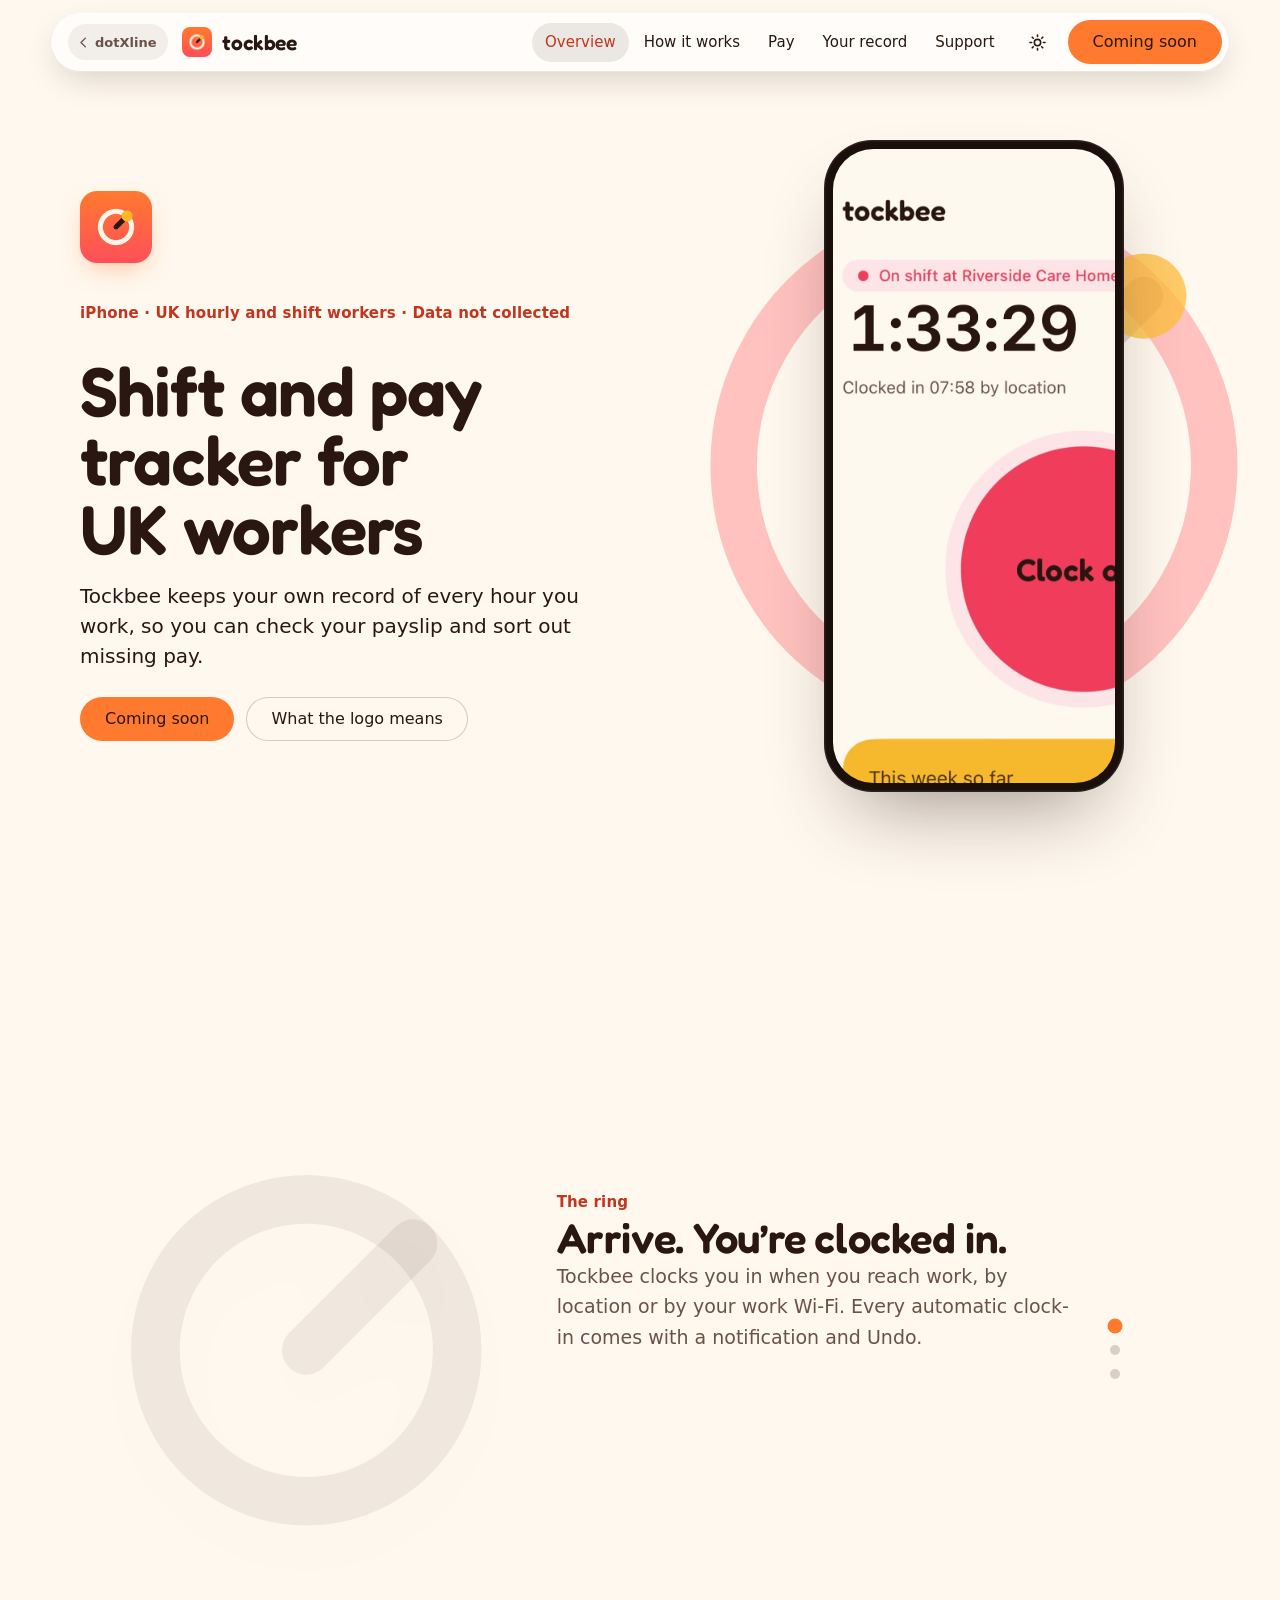
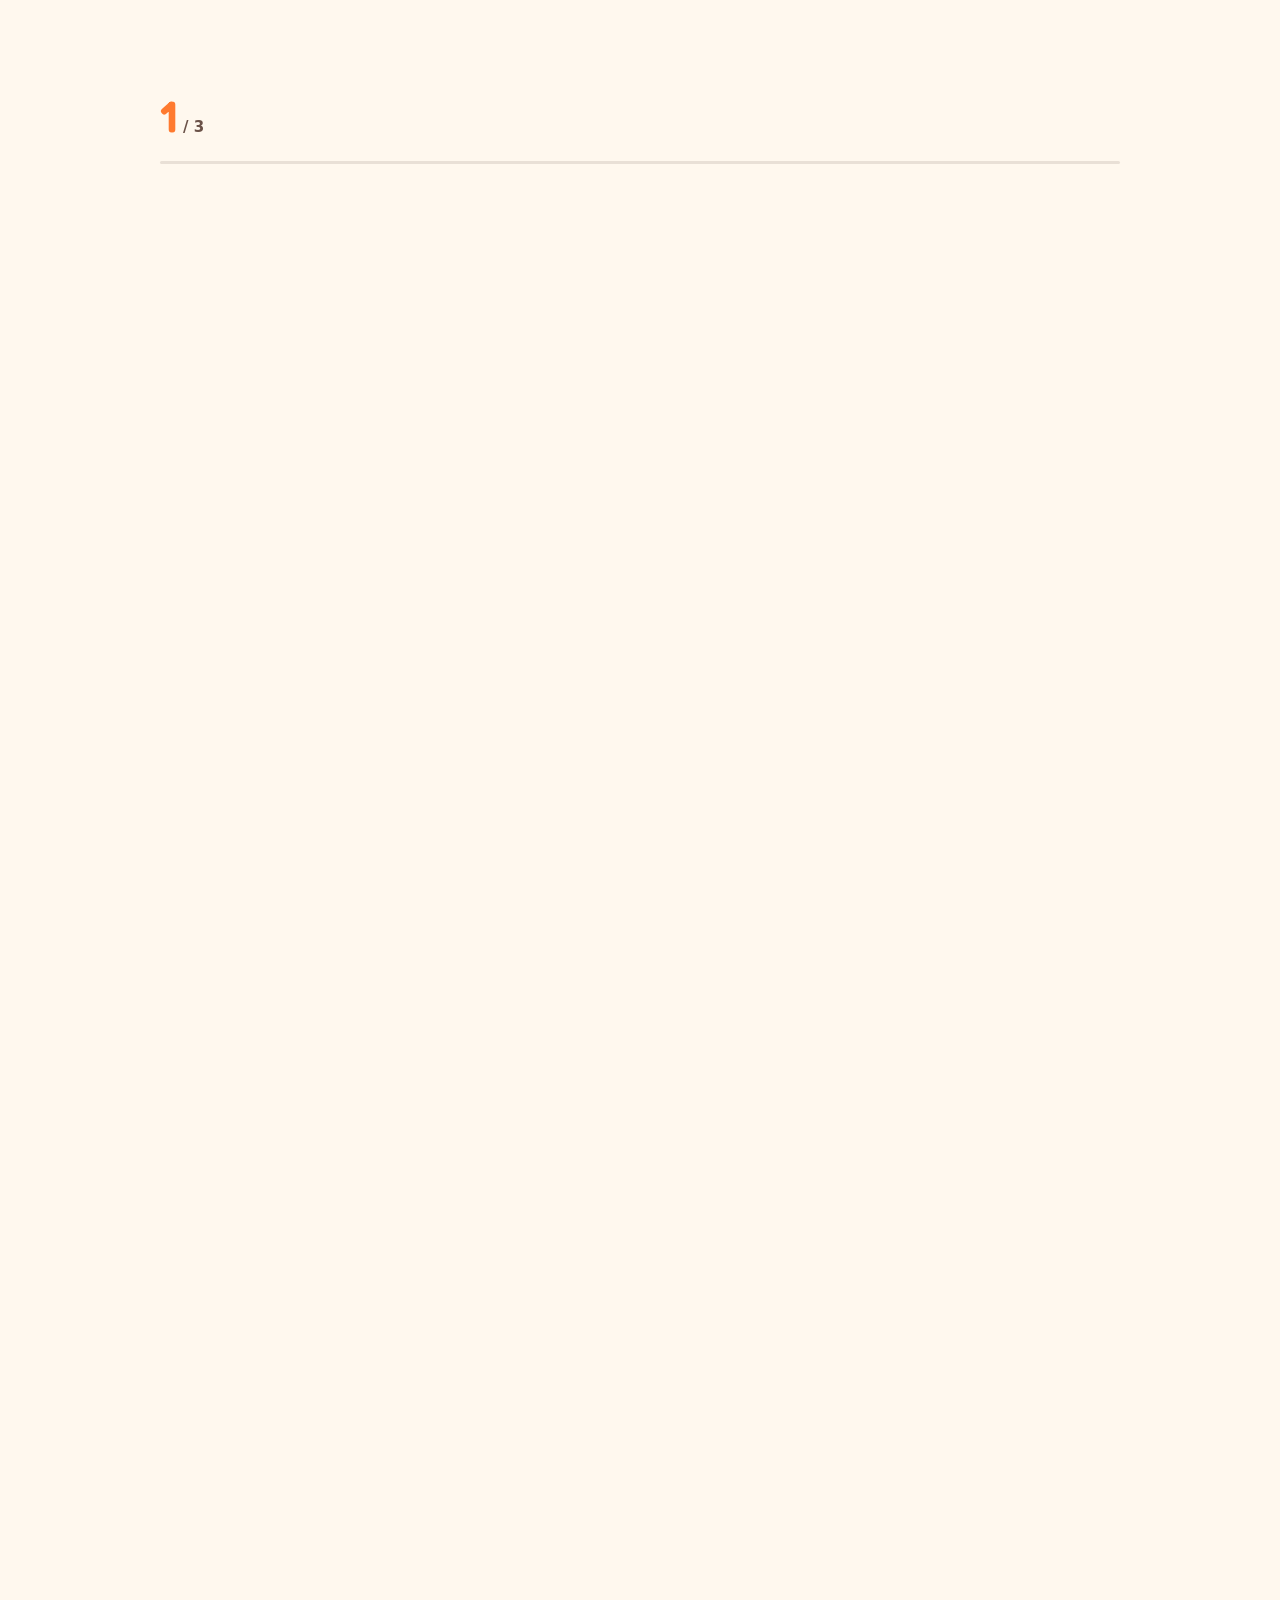
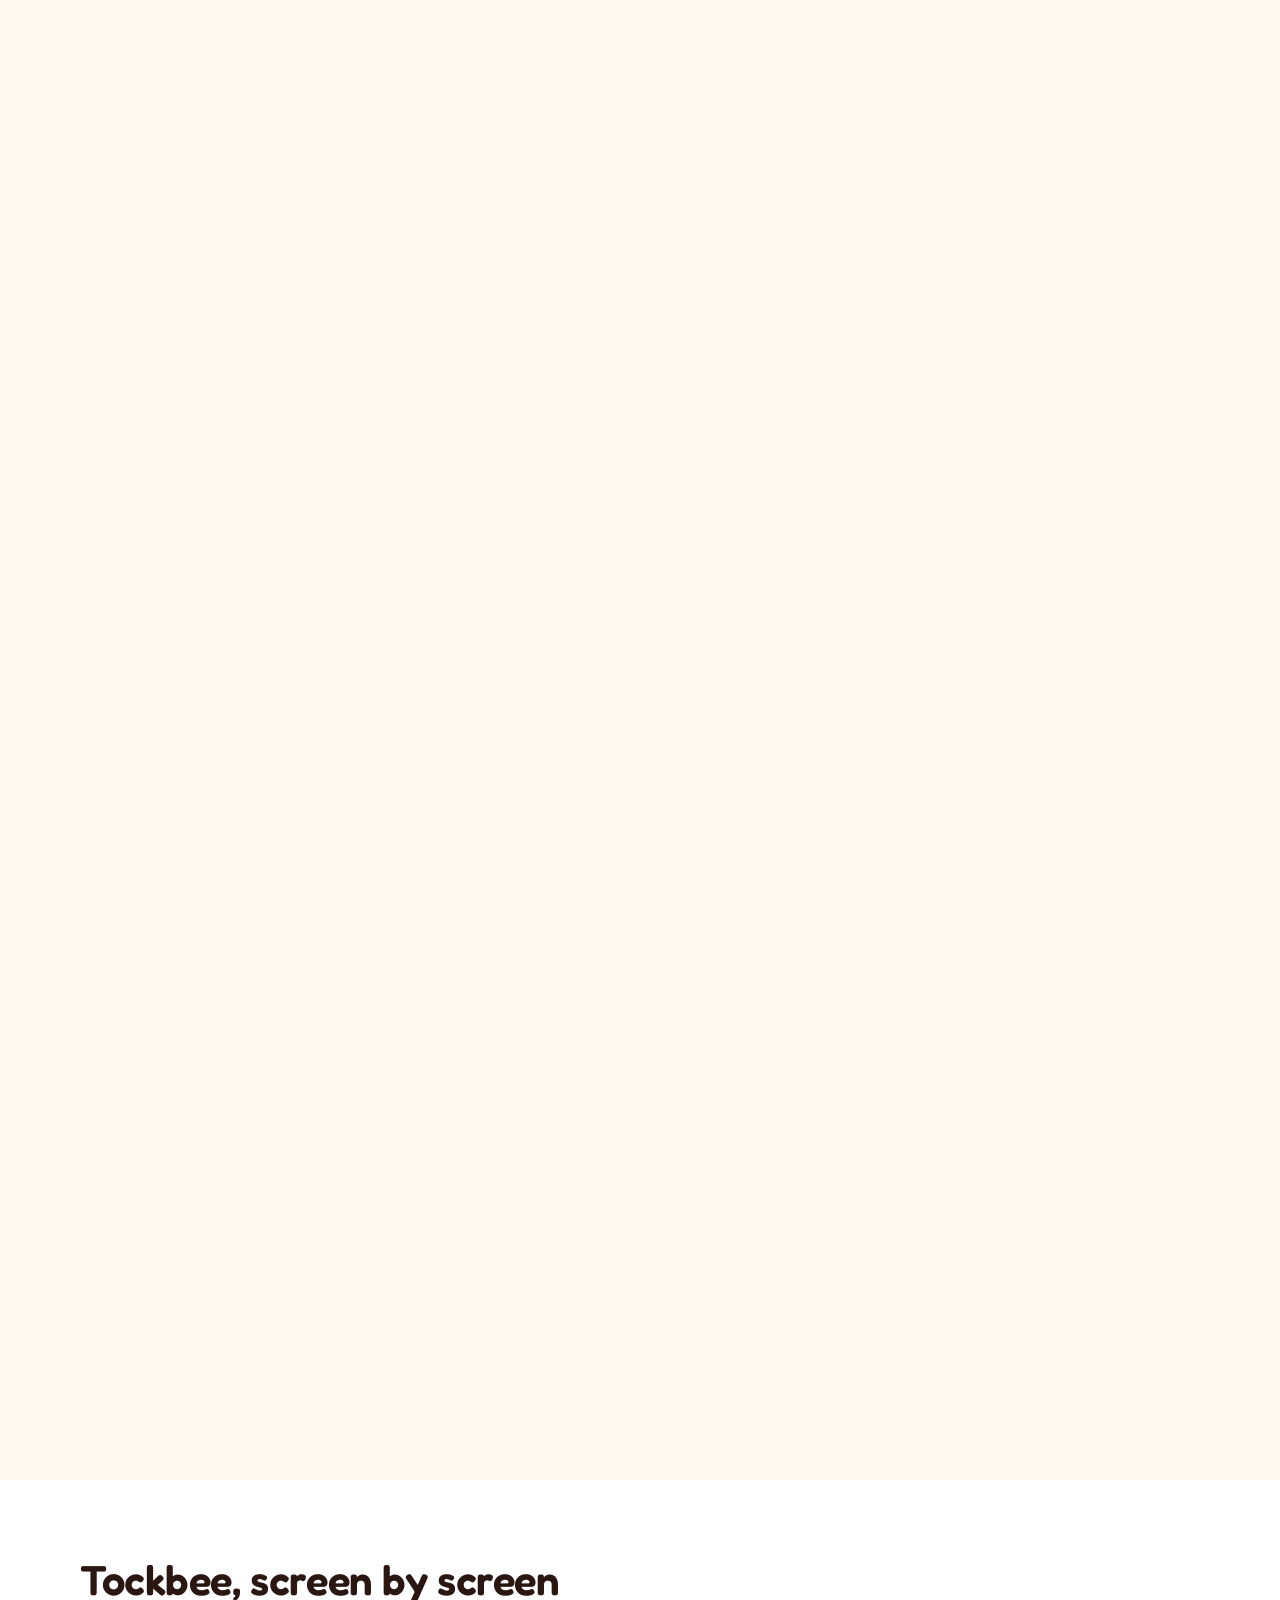
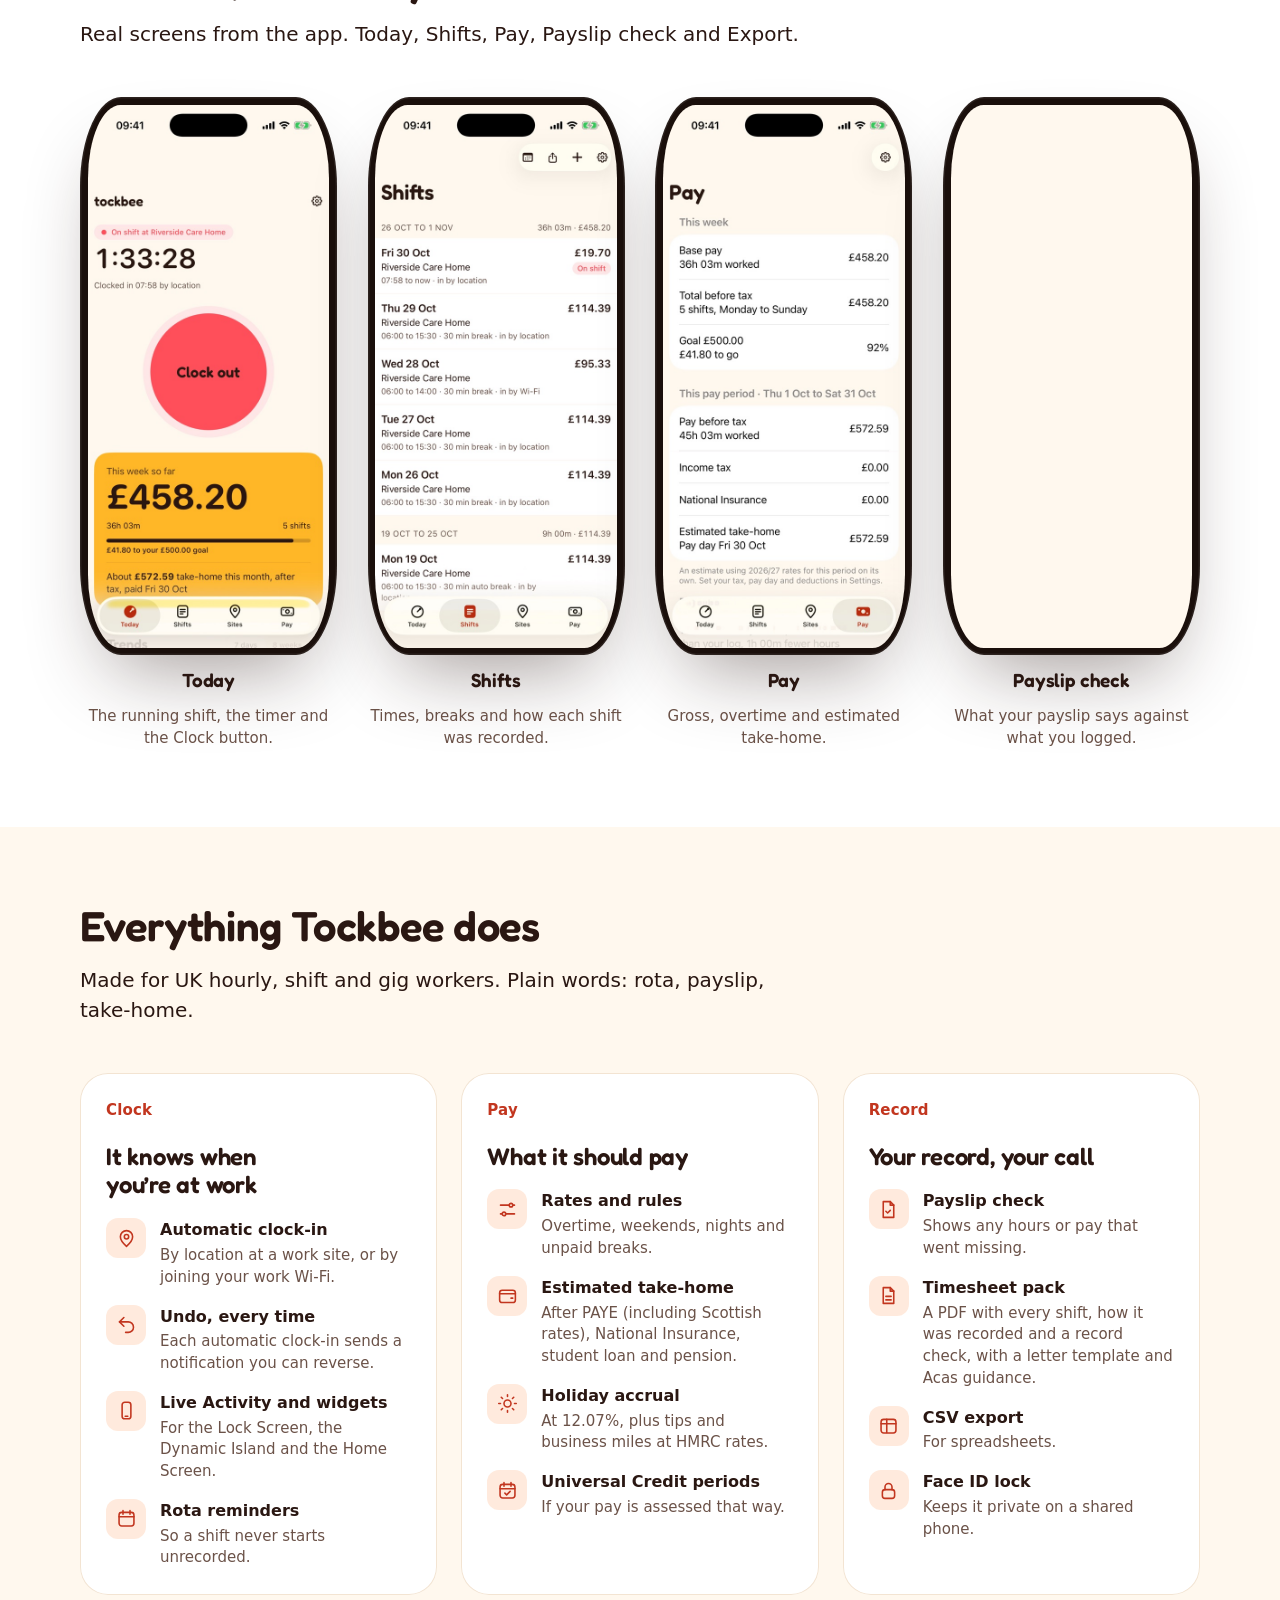
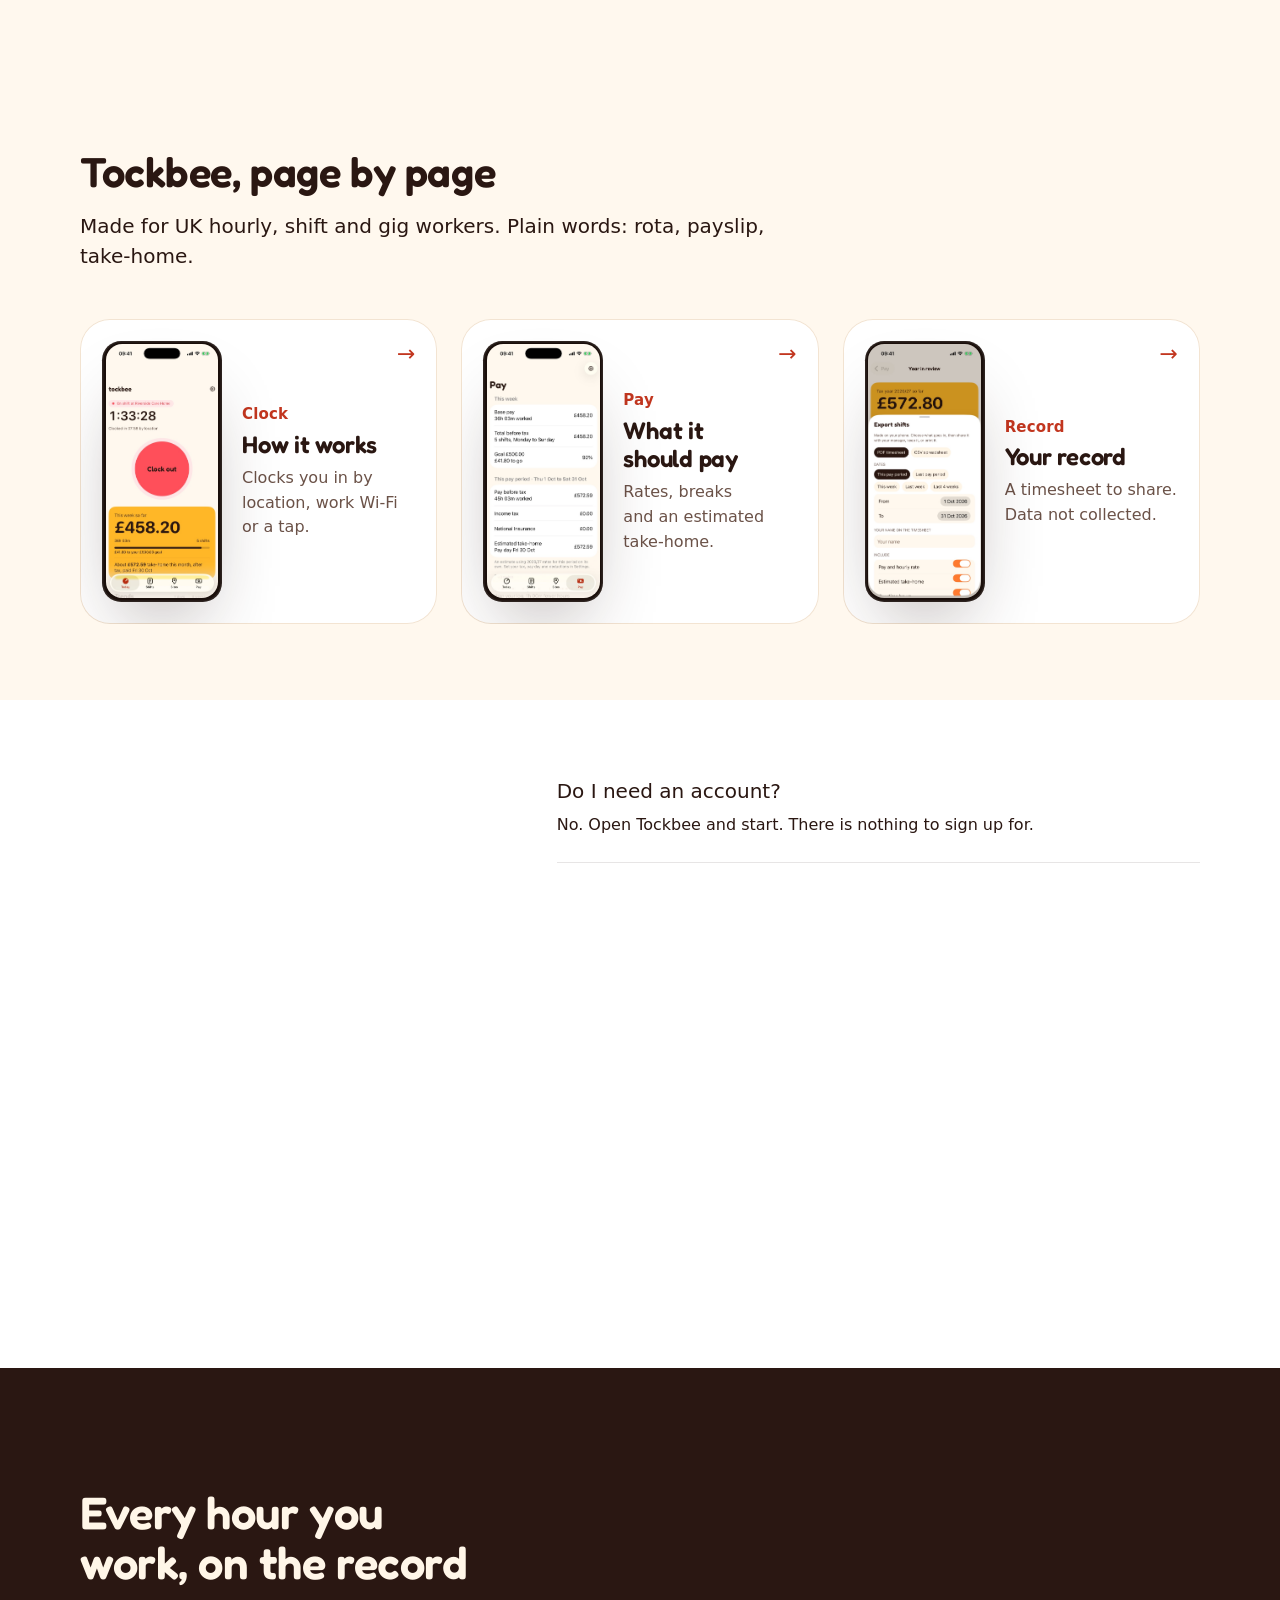
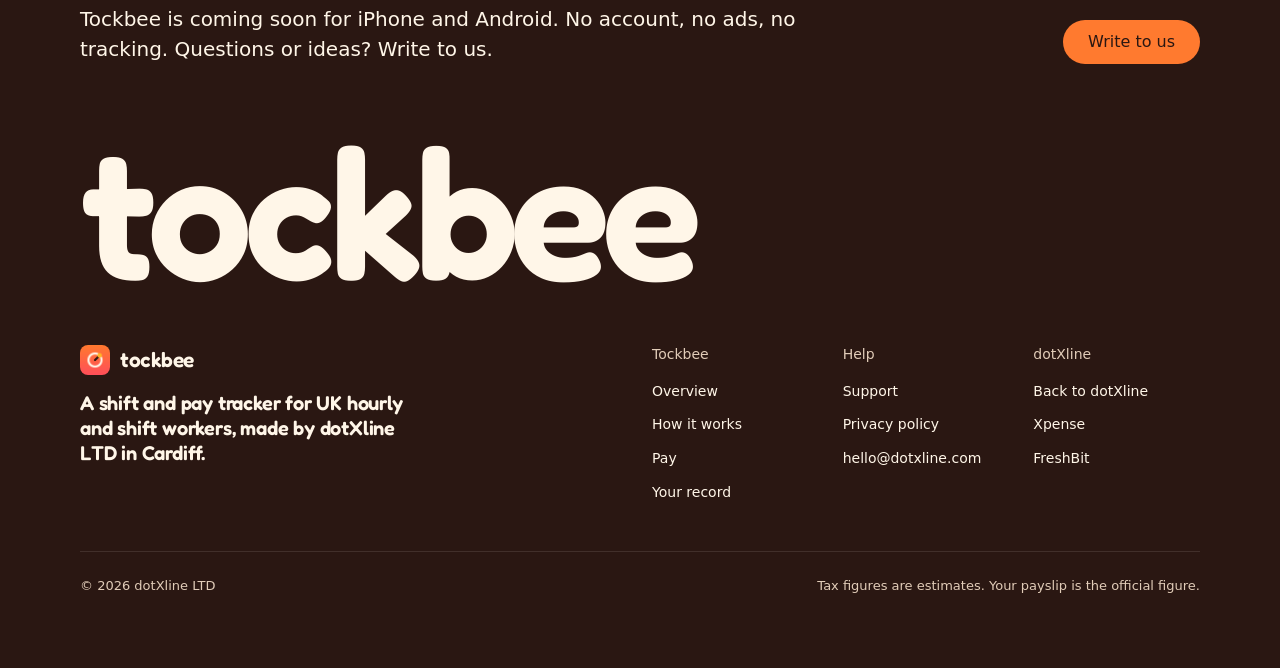
<file: index.html>
<!doctype html>
<html lang="en" data-type="software" data-radius="round" data-buttons="solid" data-motion>
<head>
<meta charset="utf-8">
<script>try{var t=localStorage.getItem("tb-theme");if(t==="light"||t==="dark")document.documentElement.dataset.theme=t}catch(e){}</script>
<meta name="viewport" content="width=device-width, initial-scale=1, viewport-fit=cover">
<title>Tockbee: a shift and pay tracker for UK workers</title>
<meta name="description" content="Tockbee clocks you in when you arrive, works out your pay and take-home, and gives you a timesheet to show your manager. No account, no ads, no tracking.">
<meta property="og:type" content="website">
<meta property="og:title" content="Tockbee: a shift and pay tracker for UK workers">
<meta property="og:description" content="Tockbee clocks you in when you arrive, works out your pay and take-home, and gives you a timesheet to show your manager. No account, no ads, no tracking.">
<meta property="og:image" content="https://tockbee.dotxline.com/media/tockbee-preview.jpg">
<meta name="twitter:card" content="summary_large_image">
<link rel="icon" href="img/favicon.svg" type="image/svg+xml">
<link rel="apple-touch-icon" href="img/apple-touch-icon.png">
<meta name="theme-color" content="#FFF8EE" media="(prefers-color-scheme: light)">
<meta name="theme-color" content="#140C09" media="(prefers-color-scheme: dark)">
<link rel="canonical" href="https://tockbee.dotxline.com/">
<meta name="site-kind" content="software">
<meta name="page-type" content="software">
<link rel="preconnect" href="https://fonts.googleapis.com"><link rel="preconnect" href="https://fonts.gstatic.com" crossorigin>
<link href="https://fonts.googleapis.com/css2?family=Fredoka:wght@500..600&display=swap" rel="stylesheet">
<link rel="stylesheet" href="assets/system.css">
<link rel="stylesheet" href="assets/ui/cards.css">
<link rel="stylesheet" href="assets/motion/motion.css">
<link rel="stylesheet" href="assets/layout/layout.css">
<style>
:root {
  --p-bg: #FFF8EE; --p-surface: #FFFFFF; --p-ink: #2A1712; --p-muted: #6B5248;
  --p-accent: #FF7A2F; --p-accent-ink: #2A1712; --p-action: #2A1712; --p-action-ink: #FFF6E8;
  --p-inv-bg: #2A1712; --p-inv-surface: #3A2219; --p-inv-ink: #FFF6E8; --p-inv-muted: #E1CCB8;
  --p-inv-accent: #FF7A2F; --p-inv-accent-ink: #2A1712; --p-inv-action: #FF7A2F; --p-inv-action-ink: #2A1712;
  --font-display: "Fredoka", ui-rounded, system-ui, sans-serif;
  --font-text: -apple-system, BlinkMacSystemFont, "SF Pro Text", "Segoe UI", Roboto, system-ui, sans-serif;
  --font-mono: ui-monospace, "SFMono-Regular", Menlo, Consolas, monospace;
  --display-weight: 600; --display-tracking: -0.01em; --display-tracking-xl: -0.02em;
  --ly-scale: 0.92;
}
</style>
<link rel="stylesheet" href="assets/tb.css">
<script>document.documentElement.classList.add('m-enter','tb-js');setTimeout(()=>document.documentElement.classList.add('m-enter-done'),700)</script>
</head>
<body data-page="index">
<header class="dock" data-root="">
  <div class="dock__bar">
    <a class="skip-link" href="#top">Skip to content</a>
    <a class="dock__home" href="https://dotxline.com/" aria-label="Back to dotXline"><svg viewBox="0 0 24 24" fill="none" stroke="currentColor" stroke-width="2.2" stroke-linecap="round" stroke-linejoin="round" aria-hidden="true"><path d="M15 5l-7 7 7 7"/></svg><span>dotXline</span></a>
    <a class="dock__logo" href="index.html"><img src="img/tockbee-icon-512.png" alt="">tockbee</a>
    <nav class="dock__links" id="dock-links" aria-label="Main"><a href="index.html" aria-current=page>Overview</a><a href="how-it-works.html">How it works</a><a href="pay.html">Pay</a><a href="your-record.html">Your record</a><a href="support.html">Support</a></nav>
    <button class="icon-btn theme-btn" type="button" aria-label="Switch light and dark"><svg class="sun" viewBox="0 0 24 24" fill="none" stroke="currentColor" stroke-width="2" stroke-linecap="round"><circle cx="12" cy="12" r="4"/><path d="M12 2.5v2M12 19.5v2M2.5 12h2M19.5 12h2M5.3 5.3l1.4 1.4M17.3 17.3l1.4 1.4M5.3 18.7l1.4-1.4M17.3 6.7l1.4-1.4"/></svg><svg class="moon" viewBox="0 0 24 24" fill="none" stroke="currentColor" stroke-width="2" stroke-linecap="round" stroke-linejoin="round"><path d="M20 14.5A8 8 0 0 1 9.5 4 8 8 0 1 0 20 14.5z"/></svg></button>
    <button class="icon-btn dock__menu" type="button" aria-expanded="false" aria-controls="dock-links" aria-label="Menu"><svg viewBox="0 0 24 24" fill="none" stroke="currentColor" stroke-width="2" stroke-linecap="round"><path d="M4 8h16M4 16h16"/></svg></button>
    <a class="btn btn--primary" href="#get">Coming soon</a>
  </div>
</header>
<main id="top">
  <section class="hero tb-hero" data-enter aria-labelledby="hero-h">
    <div class="wrap grid">
      <div class="span-6 tb-hero__text">
        <img class="hero__icon" src="img/tockbee-icon-512.png" alt="" width="72" height="72">
        <p class="t-label tb-k hero__fact">iPhone · UK hourly and shift workers · Data not collected</p>
        <h1 id="hero-h">Shift and pay tracker for UK workers</h1>
        <p class="t-lead measure">Tockbee keeps your own record of every hour you work, so you can check your payslip and sort out missing pay.</p>
        <div class="btn-row"><a class="btn btn--primary" href="#get">Coming soon</a><a class="btn btn--secondary" href="#story">What the logo means</a></div>
      </div>
      <div class="span-5 start-8 tb-hero__ph">
        <div class="tb-orbit" aria-hidden="true"><svg class="tb-mark" viewBox="10 10 80 80" aria-hidden="true"><path class="m-ring" pathLength="1" d="M50 19 A31 31 0 1 1 49.99 19"/><g class="m-hand"><path d="M50 50 H81"/><circle class="m-tip" cx="81" cy="50" r="11"/></g></svg></div>
        <div class="tph"><video id="tb-hero" autoplay muted loop playsinline preload="metadata" poster="media/tockbee-preview.jpg" aria-label="Tockbee preview: the Today screen with a running shift and the Clock out button"><source src="media/tockbee-preview.mp4" type="video/mp4"></video></div>
      </div>
    </div>
  </section>

  <section class="film" id="story" data-scroll-moment aria-label="What the Tockbee logo means">
    <div class="wrap film-pin">
      <div class="film-inner grid">
        <svg class="span-5" viewBox="10 10 80 80" aria-hidden="true">
          <path class="ghost-path" d="M50 19 A31 31 0 1 1 49.99 19"/><path class="ghost-path" d="M50 50 L71.92 28.08"/>
          <path class="draw ring" data-step="0" data-to=".9" pathLength="1" d="M50 19 A31 31 0 1 1 49.99 19"/>
          <g data-kind="rotate" data-step="1" data-from=".15" data-a0="90" data-a1="-45" data-cx="50" data-cy="50" transform="rotate(-45 50 50)"><path class="draw hand" data-step="1" data-to=".2" pathLength="1" d="M50 50 H81"/></g>
          <circle class="tip" data-kind="pop" data-step="2" data-to=".6" data-cx="71.92" data-cy="28.08" cx="71.92" cy="28.08" r="11"/>
        </svg>
        <div class="film-caps span-7 start-6">
          <div class="film-cap on"><p class="t-label tb-k">The ring</p><h2>Arrive. You’re clocked in.</h2><p>Tockbee clocks you in when you reach work, by location or by your work Wi-Fi. Every automatic clock-in comes with a notification and Undo.</p></div>
          <div class="film-cap"><p class="t-label tb-k">The hand</p><h2>Every minute counts.</h2><p>Overtime, weekend and night rates and unpaid breaks, worked out as you go. Then an estimated take-home after tax, National Insurance, student loan and pension.</p></div>
          <div class="film-cap"><p class="t-label tb-k">The tip</p><h2>Check it against your payslip.</h2><p>The yellow tip is the moment you clock in. Type in your payslip and Tockbee shows any hours or pay that went missing.</p></div>
        </div>
      </div>
      <p class="film-count" aria-hidden="true"><b data-film-n>1</b> / 3</p>
      <div class="film-rail" aria-hidden="true"><i class="on"></i><i></i><i></i></div>
      <div class="film-progress" aria-hidden="true"><i></i></div>
    </div>
  </section>

  <section class="section ground-surface" id="screens" aria-labelledby="screens-h">
    <div class="wrap">
      <div class="section-head"><h2 id="screens-h" data-tb-tick>Tockbee, screen by screen</h2><p class="t-lead measure" data-tb-tick>Real screens from the app. Today, Shifts, Pay, Payslip check and Export.</p></div>
      <div class="tb-screens">
        <figure data-tb-tick><div class="tph "><img src="media/today.jpg" alt="Today: a running shift at Riverside Care Home and the Clock out button" width="552" height="1200" loading="lazy" decoding="async"></div><h3>Today</h3><p>The running shift, the timer and the Clock button.</p></figure>
        <figure data-tb-tick><div class="tph "><img src="media/shifts.jpg" alt="Shifts: every shift with its times, breaks and how it was recorded" width="552" height="1200" loading="lazy" decoding="async"></div><h3>Shifts</h3><p>Times, breaks and how each shift was recorded.</p></figure>
        <figure data-tb-tick><div class="tph "><img src="media/pay.jpg" alt="Pay: base pay, tax, National Insurance and estimated take-home" width="552" height="1200" loading="lazy" decoding="async"></div><h3>Pay</h3><p>Gross, overtime and estimated take-home.</p></figure>
        <figure data-tb-tick><div class="tph "><img src="media/payslip.jpg" alt="Payslip check: possibly underpaid by £12.71 compared with your log" width="552" height="1200" loading="lazy" decoding="async"></div><h3>Payslip check</h3><p>What your payslip says against what you logged.</p></figure>
      </div>
    </div>
  </section>

  <section class="section" id="features" aria-labelledby="features-h">
    <div class="wrap">
      <div class="section-head"><h2 id="features-h" data-tb-tick>Everything Tockbee does</h2><p class="t-lead measure" data-tb-tick>Made for UK hourly, shift and gig workers. Plain words: rota, payslip, take-home.</p></div>
      <div class="tb-groups">
        <div class="tb-group" data-tb-tick><p class="tb-k">Clock</p><h3>It knows when you’re at work</h3><ul><li data-tb-tick><span class="fi"><svg viewBox="0 0 24 24" fill="none" stroke="currentColor" stroke-width="1.8" stroke-linecap="round" stroke-linejoin="round" aria-hidden="true"><path d="M12 21s7-6.2 7-11a7 7 0 0 0-14 0c0 4.8 7 11 7 11z"/><circle cx="12" cy="10" r="2.5"/></svg></span><b>Automatic clock-in</b><span>By location at a work site, or by joining your work Wi-Fi.</span></li><li data-tb-tick><span class="fi"><svg viewBox="0 0 24 24" fill="none" stroke="currentColor" stroke-width="1.8" stroke-linecap="round" stroke-linejoin="round" aria-hidden="true"><path d="M9 14 4 9l5-5"/><path d="M4 9h10a6 6 0 0 1 0 12h-3"/></svg></span><b>Undo, every time</b><span>Each automatic clock-in sends a notification you can reverse.</span></li><li data-tb-tick><span class="fi"><svg viewBox="0 0 24 24" fill="none" stroke="currentColor" stroke-width="1.8" stroke-linecap="round" stroke-linejoin="round" aria-hidden="true"><rect x="7" y="2.5" width="10" height="19" rx="3"/><path d="M10.5 18.5h3"/></svg></span><b>Live Activity and widgets</b><span>For the Lock Screen, the Dynamic Island and the Home Screen.</span></li><li data-tb-tick><span class="fi"><svg viewBox="0 0 24 24" fill="none" stroke="currentColor" stroke-width="1.8" stroke-linecap="round" stroke-linejoin="round" aria-hidden="true"><rect x="3.5" y="5" width="17" height="15.5" rx="3"/><path d="M8 3v4M16 3v4M3.5 10h17"/></svg></span><b>Rota reminders</b><span>So a shift never starts unrecorded.</span></li></ul></div>
        <div class="tb-group" data-tb-tick><p class="tb-k">Pay</p><h3>What it should pay</h3><ul><li data-tb-tick><span class="fi"><svg viewBox="0 0 24 24" fill="none" stroke="currentColor" stroke-width="1.8" stroke-linecap="round" stroke-linejoin="round" aria-hidden="true"><path d="M4 7h10M18 7h2M4 17h2M10 17h10"/><circle cx="16" cy="7" r="2"/><circle cx="8" cy="17" r="2"/></svg></span><b>Rates and rules</b><span>Overtime, weekends, nights and unpaid breaks.</span></li><li data-tb-tick><span class="fi"><svg viewBox="0 0 24 24" fill="none" stroke="currentColor" stroke-width="1.8" stroke-linecap="round" stroke-linejoin="round" aria-hidden="true"><rect x="3" y="6" width="18" height="14" rx="3"/><path d="M3 10h18M16 15h2"/></svg></span><b>Estimated take-home</b><span>After PAYE (including Scottish rates), National Insurance, student loan and pension.</span></li><li data-tb-tick><span class="fi"><svg viewBox="0 0 24 24" fill="none" stroke="currentColor" stroke-width="1.8" stroke-linecap="round" stroke-linejoin="round" aria-hidden="true"><circle cx="12" cy="12" r="4"/><path d="M12 2v2M12 20v2M2 12h2M20 12h2M4.9 4.9l1.4 1.4M17.7 17.7l1.4 1.4M4.9 19.1l1.4-1.4M17.7 6.3l1.4-1.4"/></svg></span><b>Holiday accrual</b><span>At 12.07%, plus tips and business miles at HMRC rates.</span></li><li data-tb-tick><span class="fi"><svg viewBox="0 0 24 24" fill="none" stroke="currentColor" stroke-width="1.8" stroke-linecap="round" stroke-linejoin="round" aria-hidden="true"><rect x="3.5" y="5" width="17" height="15.5" rx="3"/><path d="M8 3v4M16 3v4M3.5 10h17M9 15l2 2 4-4"/></svg></span><b>Universal Credit periods</b><span>If your pay is assessed that way.</span></li></ul></div>
        <div class="tb-group" data-tb-tick><p class="tb-k">Record</p><h3>Your record, your call</h3><ul><li data-tb-tick><span class="fi"><svg viewBox="0 0 24 24" fill="none" stroke="currentColor" stroke-width="1.8" stroke-linecap="round" stroke-linejoin="round" aria-hidden="true"><path d="M6 3h8l4 4v14H6z"/><path d="M14 3v4h4M9 14l2 2 3-3"/></svg></span><b>Payslip check</b><span>Shows any hours or pay that went missing.</span></li><li data-tb-tick><span class="fi"><svg viewBox="0 0 24 24" fill="none" stroke="currentColor" stroke-width="1.8" stroke-linecap="round" stroke-linejoin="round" aria-hidden="true"><path d="M6 3h8l4 4v14H6z"/><path d="M14 3v4h4M9 13h6M9 17h6"/></svg></span><b>Timesheet pack</b><span>A PDF with every shift, how it was recorded and a record check, with a letter template and Acas guidance.</span></li><li data-tb-tick><span class="fi"><svg viewBox="0 0 24 24" fill="none" stroke="currentColor" stroke-width="1.8" stroke-linecap="round" stroke-linejoin="round" aria-hidden="true"><rect x="3.5" y="5" width="17" height="15.5" rx="3"/><path d="M3.5 10h17M10 5v15"/></svg></span><b>CSV export</b><span>For spreadsheets.</span></li><li data-tb-tick><span class="fi"><svg viewBox="0 0 24 24" fill="none" stroke="currentColor" stroke-width="1.8" stroke-linecap="round" stroke-linejoin="round" aria-hidden="true"><rect x="5" y="11" width="14" height="10" rx="3"/><path d="M8 11V8a4 4 0 0 1 8 0v3"/></svg></span><b>Face ID lock</b><span>Keeps it private on a shared phone.</span></li></ul></div>
      </div>
    </div>
  </section>

  <section class="section" id="tour" aria-labelledby="tour-h">
    <div class="wrap">
      <div class="section-head"><h2 id="tour-h" data-tb-tick>Tockbee, page by page</h2><p class="t-lead measure" data-tb-tick>Made for UK hourly, shift and gig workers. Plain words: rota, payslip, take-home.</p></div>
      <div class="tb-tour">
        <a class="tb-tour__card" href="how-it-works.html" data-tb-tick><div class="tph "><img src="media/today.jpg" alt="Today: a running shift at Riverside Care Home and the Clock out button" width="552" height="1200" loading="lazy" decoding="async"></div><div><p class="tb-k">Clock</p><h3>How it works</h3><p>Clocks you in by location, work Wi-Fi or a tap.</p></div><span class="tb-go" aria-hidden="true">→</span></a>
        <a class="tb-tour__card" href="pay.html" data-tb-tick><div class="tph "><img src="media/pay.jpg" alt="Pay: base pay, tax, National Insurance and estimated take-home" width="552" height="1200" loading="lazy" decoding="async"></div><div><p class="tb-k">Pay</p><h3>What it should pay</h3><p>Rates, breaks and an estimated take-home.</p></div><span class="tb-go" aria-hidden="true">→</span></a>
        <a class="tb-tour__card" href="your-record.html" data-tb-tick><div class="tph "><img src="media/export.jpg" alt="Export: a PDF timesheet or CSV spreadsheet for any dates" width="552" height="1200" loading="lazy" decoding="async"></div><div><p class="tb-k">Record</p><h3>Your record</h3><p>A timesheet to share. Data not collected.</p></div><span class="tb-go" aria-hidden="true">→</span></a>
      </div>
    </div>
  </section>

  <section class="section ground-surface" id="questions" aria-labelledby="questions-h">
    <div class="wrap grid">
      <div class="span-5 stack-4">
        <h2 id="questions-h" data-tb-tick>Questions about Tockbee</h2>
        <p class="t-lead measure" data-tb-tick>More answers on the <a class="link" href="support.html">support page</a>, or write to hello@dotxline.com.</p>
        <div class="tb-stats" data-tb-tick><div><b>£12.71</b><span>National Living Wage the app checks against</span></div><div><b>12.07%</b><span>holiday accrual</span></div></div>
      </div>
      <div class="span-7 start-6 faq"><div class="faq__item" data-tb-tick><h3>Do I need an account?</h3><p>No. Open Tockbee and start. There is nothing to sign up for.</p></div><div class="faq__item" data-tb-tick><h3>Why does Tockbee ask for location “Always”?</h3><p>Only to notice when you arrive at or leave a work site you created, so it can clock you in and out. There is no continuous tracking and your location never leaves your phone. You can use work Wi-Fi or the Clock button instead.</p></div><div class="faq__item" data-tb-tick><h3>Are the tax figures exact?</h3><p>No. Take-home is an estimate after tax, National Insurance, student loan and pension. Your payslip is the official figure.</p></div><div class="faq__item" data-tb-tick><h3>Where is my data?</h3><p>In the app’s own storage on your phone. Backups go only to a folder you pick, such as your own iCloud Drive.</p></div></div>
    </div>
  </section>
</main>
<footer class="footer closing footer--dark ground-inverse" id="get" aria-labelledby="close-h">
  <div class="wrap">
    <div class="closing__cta close--word">
      <div class="section-head--split">
        <div><h2 id="close-h">Every hour you work, on the record</h2><p class="t-lead">Tockbee is coming soon for iPhone and Android. No account, no ads, no tracking. Questions or ideas? Write to us.</p></div>
        <a class="btn btn--primary" href="mailto:hello@dotxline.com?subject=Tockbee">Write to us</a>
      </div>
      <p class="close__word" aria-hidden="true">tockbee</p>
    </div>
    <div class="closing__links">
      <div class="grid">
        <div class="span-4 stack-4">
          <a class="dock__logo" href="index.html" style="color:inherit"><img src="img/tockbee-icon-512.png" alt="">tockbee</a>
          <p class="footer__lede">A shift and pay tracker for UK hourly and shift workers, made by dotXline LTD in Cardiff.</p>
        </div>
        <div class="span-2 start-7 footer__col"><h3>Tockbee</h3><ul><li><a href="index.html">Overview</a></li><li><a href="how-it-works.html">How it works</a></li><li><a href="pay.html">Pay</a></li><li><a href="your-record.html">Your record</a></li></ul></div>
        <div class="span-2 footer__col"><h3>Help</h3><ul><li><a href="support.html">Support</a></li><li><a href="privacy.html">Privacy policy</a></li><li><a href="mailto:hello@dotxline.com">hello@dotxline.com</a></li></ul></div>
        <div class="span-2 footer__col"><h3>dotXline</h3><ul><li><a href="https://dotxline.com/">Back to dotXline</a></li><li><a href="https://xpense.dotxline.com/">Xpense</a></li><li><a href="https://freshbit.dotxline.com/">FreshBit</a></li></ul></div>
      </div>
      <div class="footer__legal"><span>&copy; 2026 dotXline LTD</span><span>Tax figures are estimates. Your payslip is the official figure.</span></div>
    </div>
  </div>
</footer>
<script type="module" src="assets/system.js"></script>
<script type="module" src="assets/motion/motion.js"></script>
<script type="module" src="assets/layout/layout.js"></script>
<script src="assets/tb.js" defer></script>
</body>
</html>
</file>
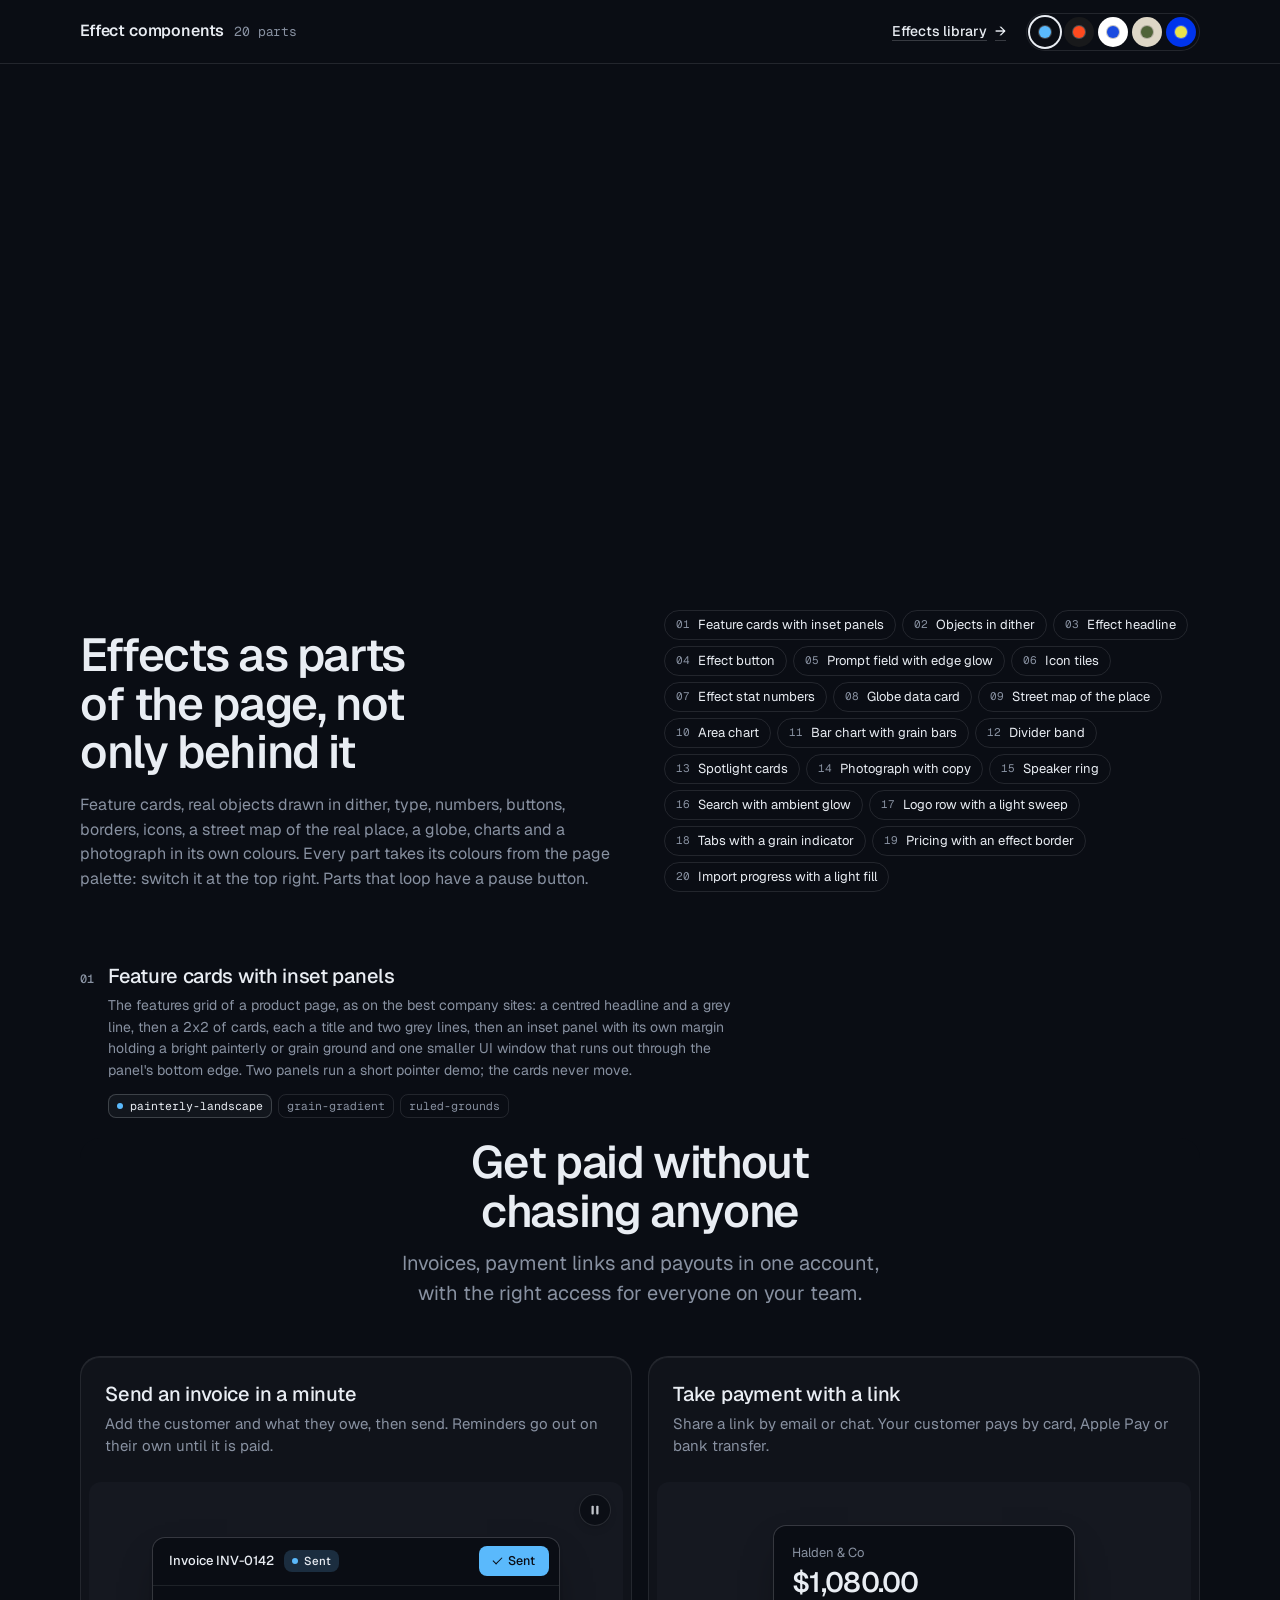
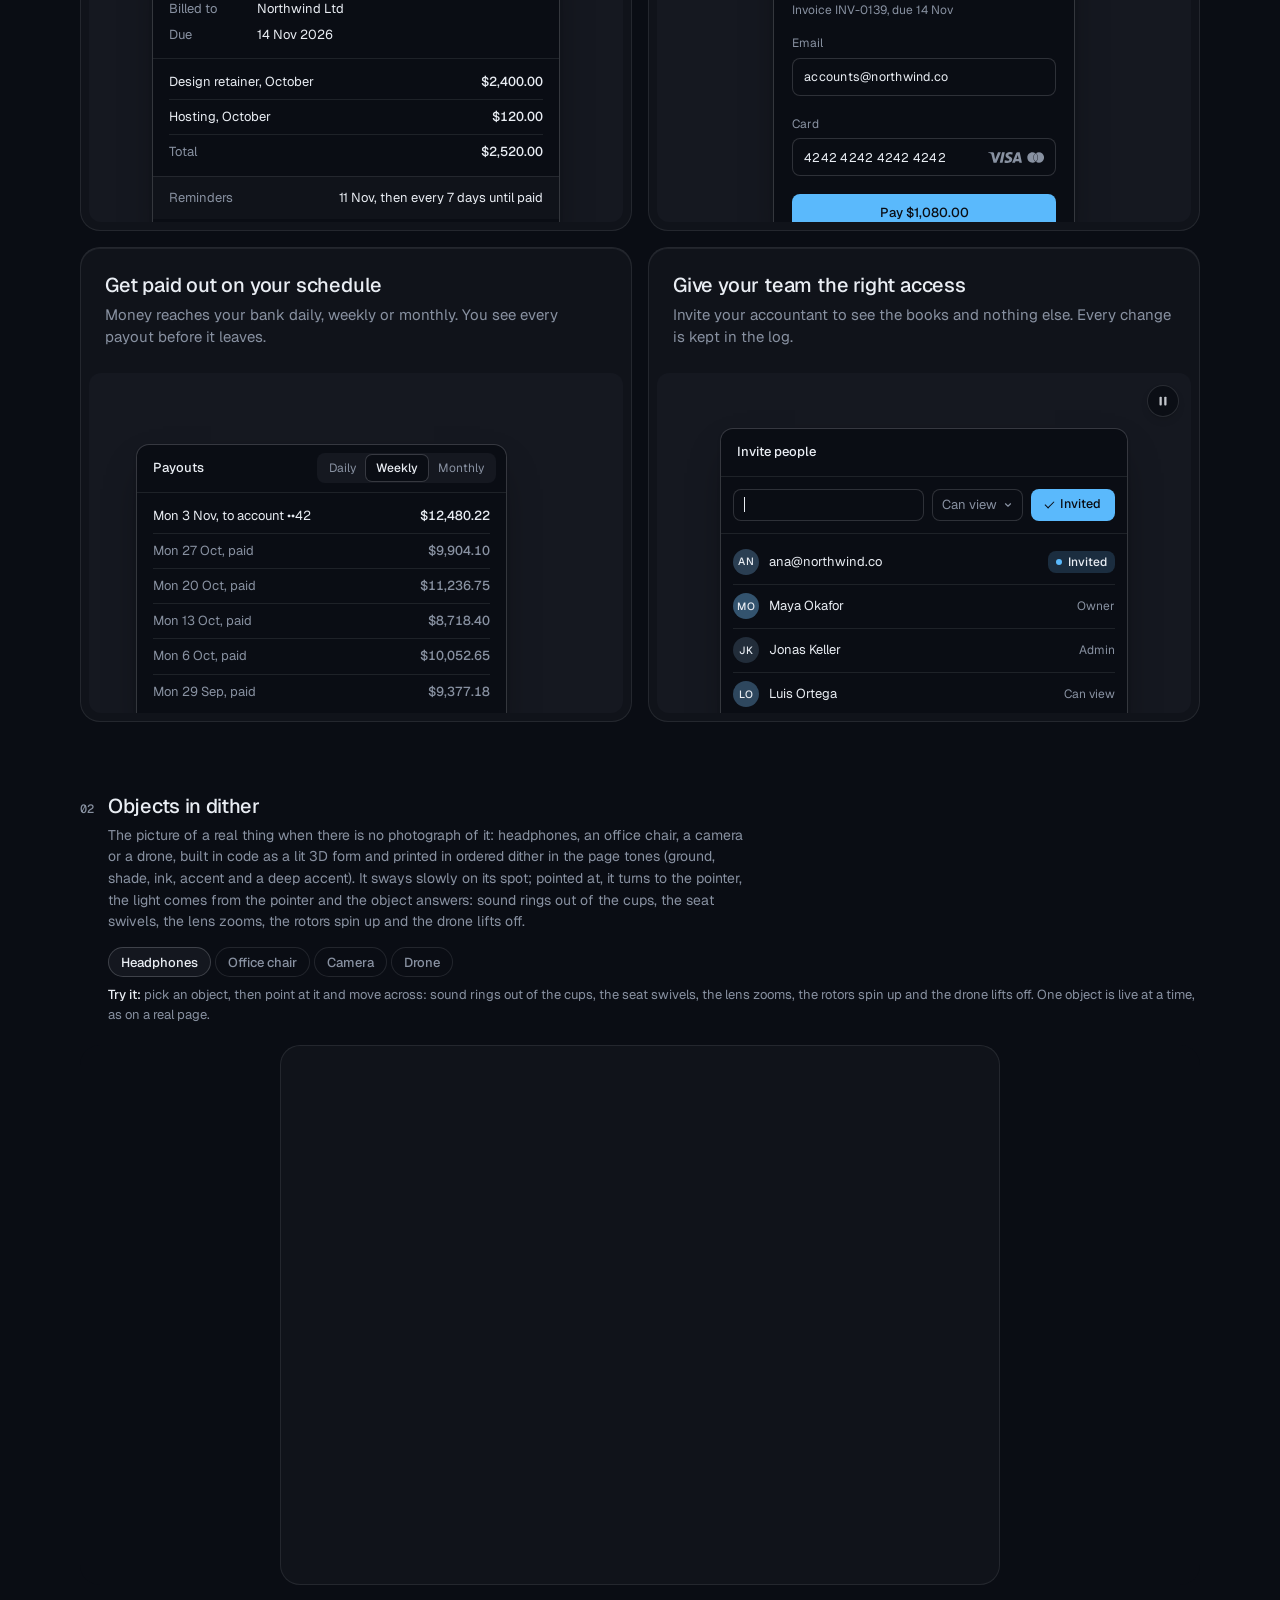
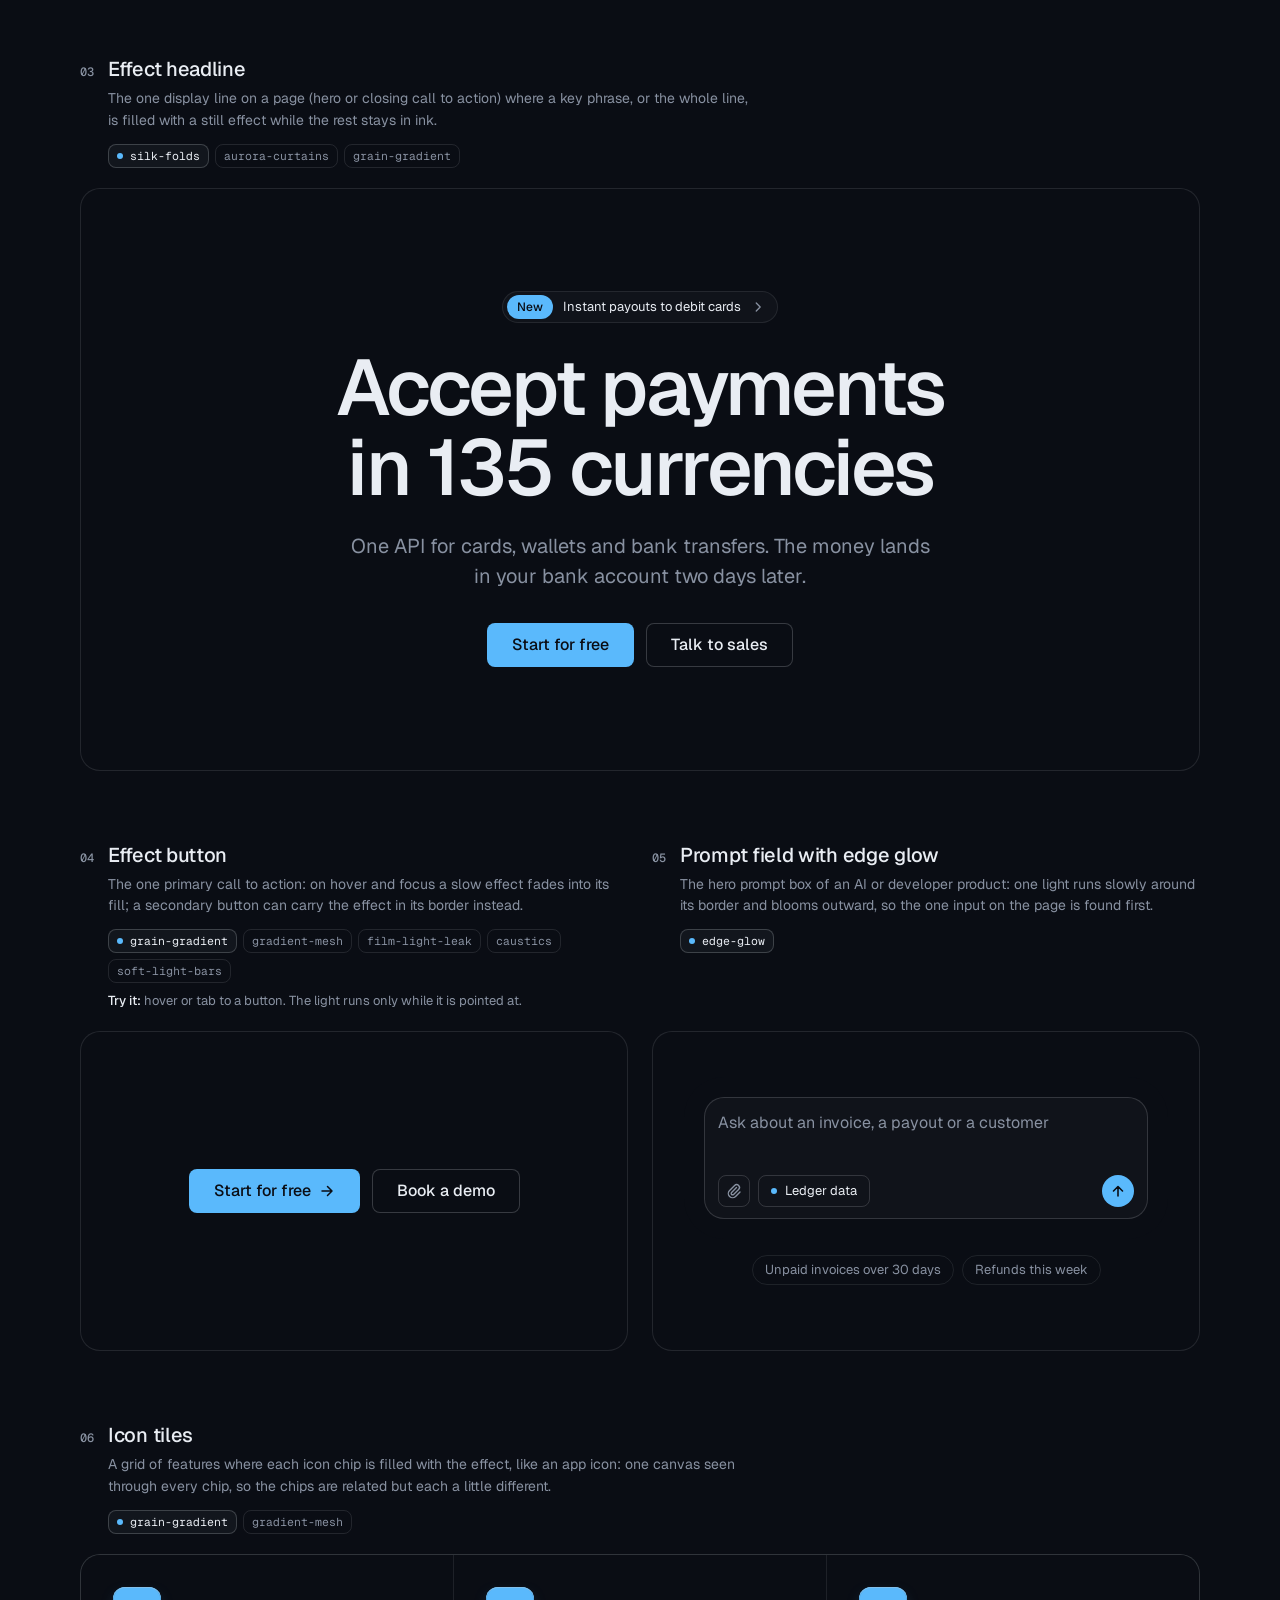
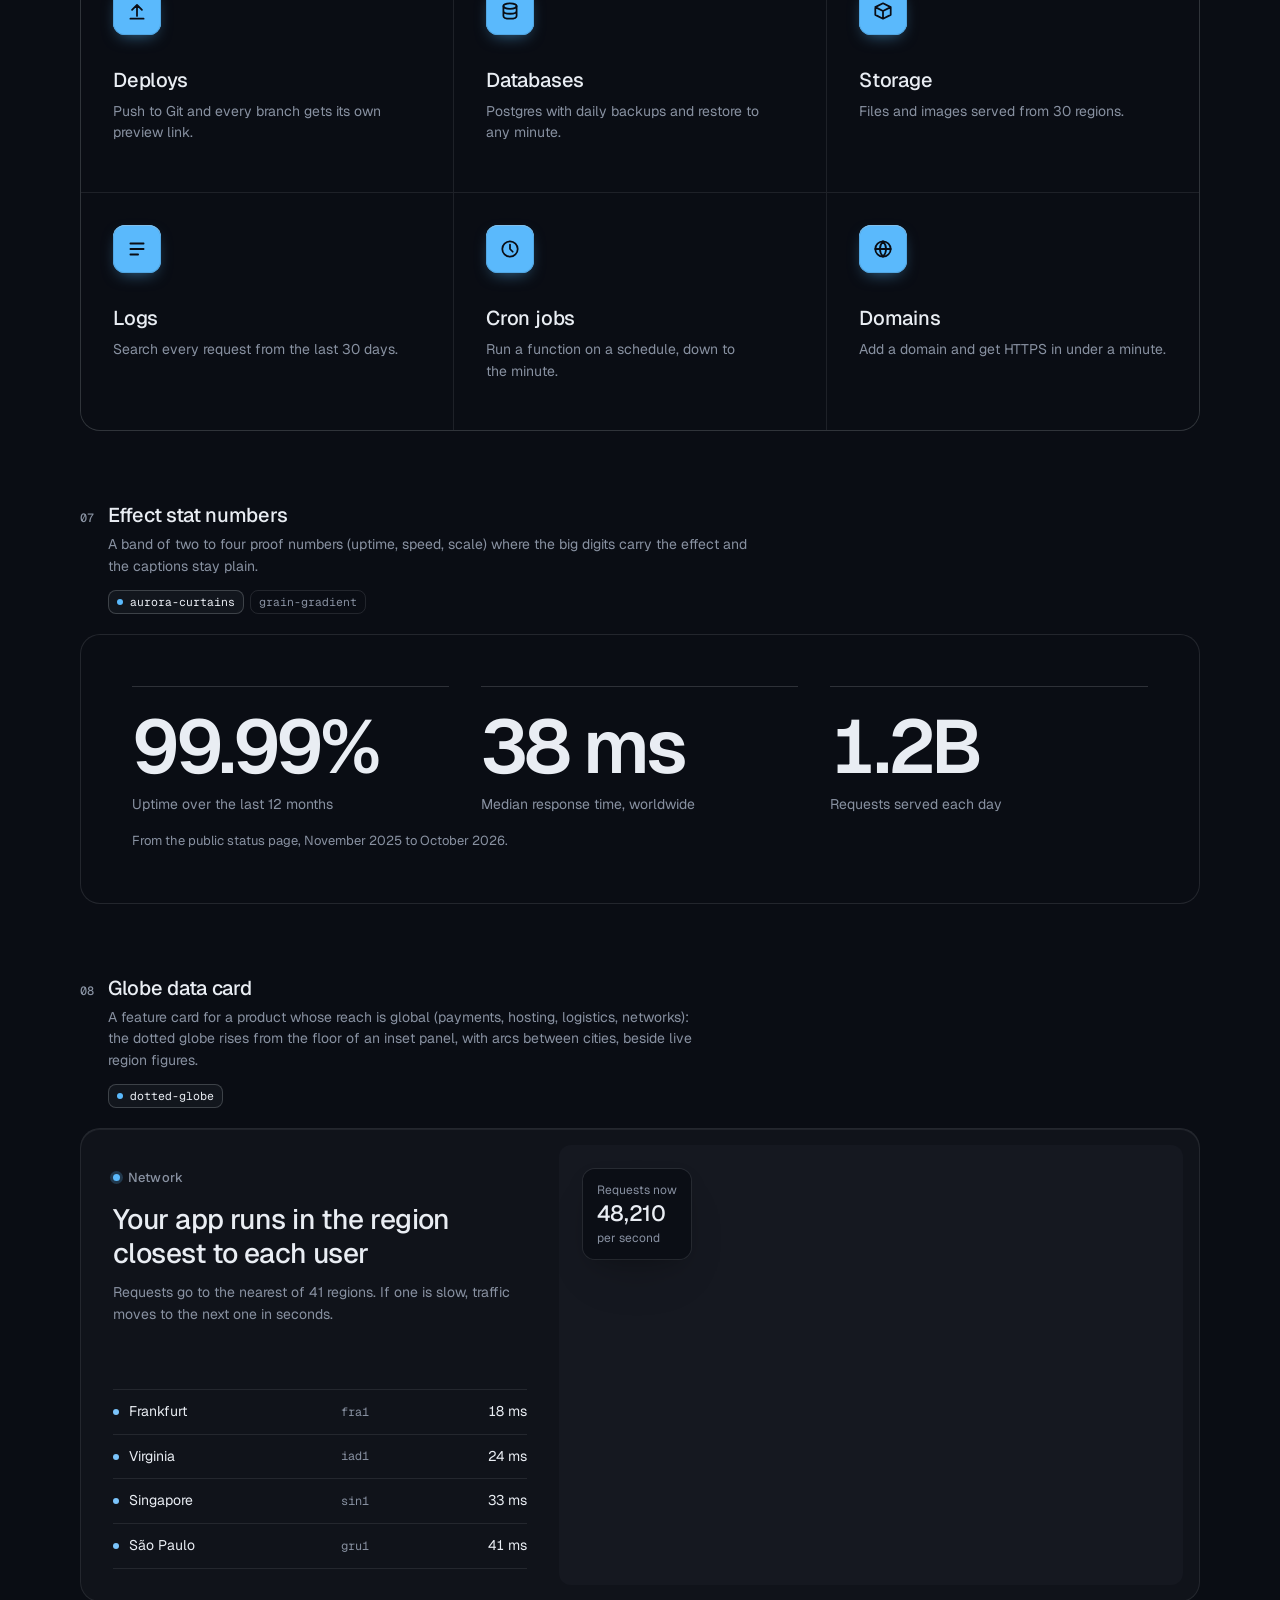
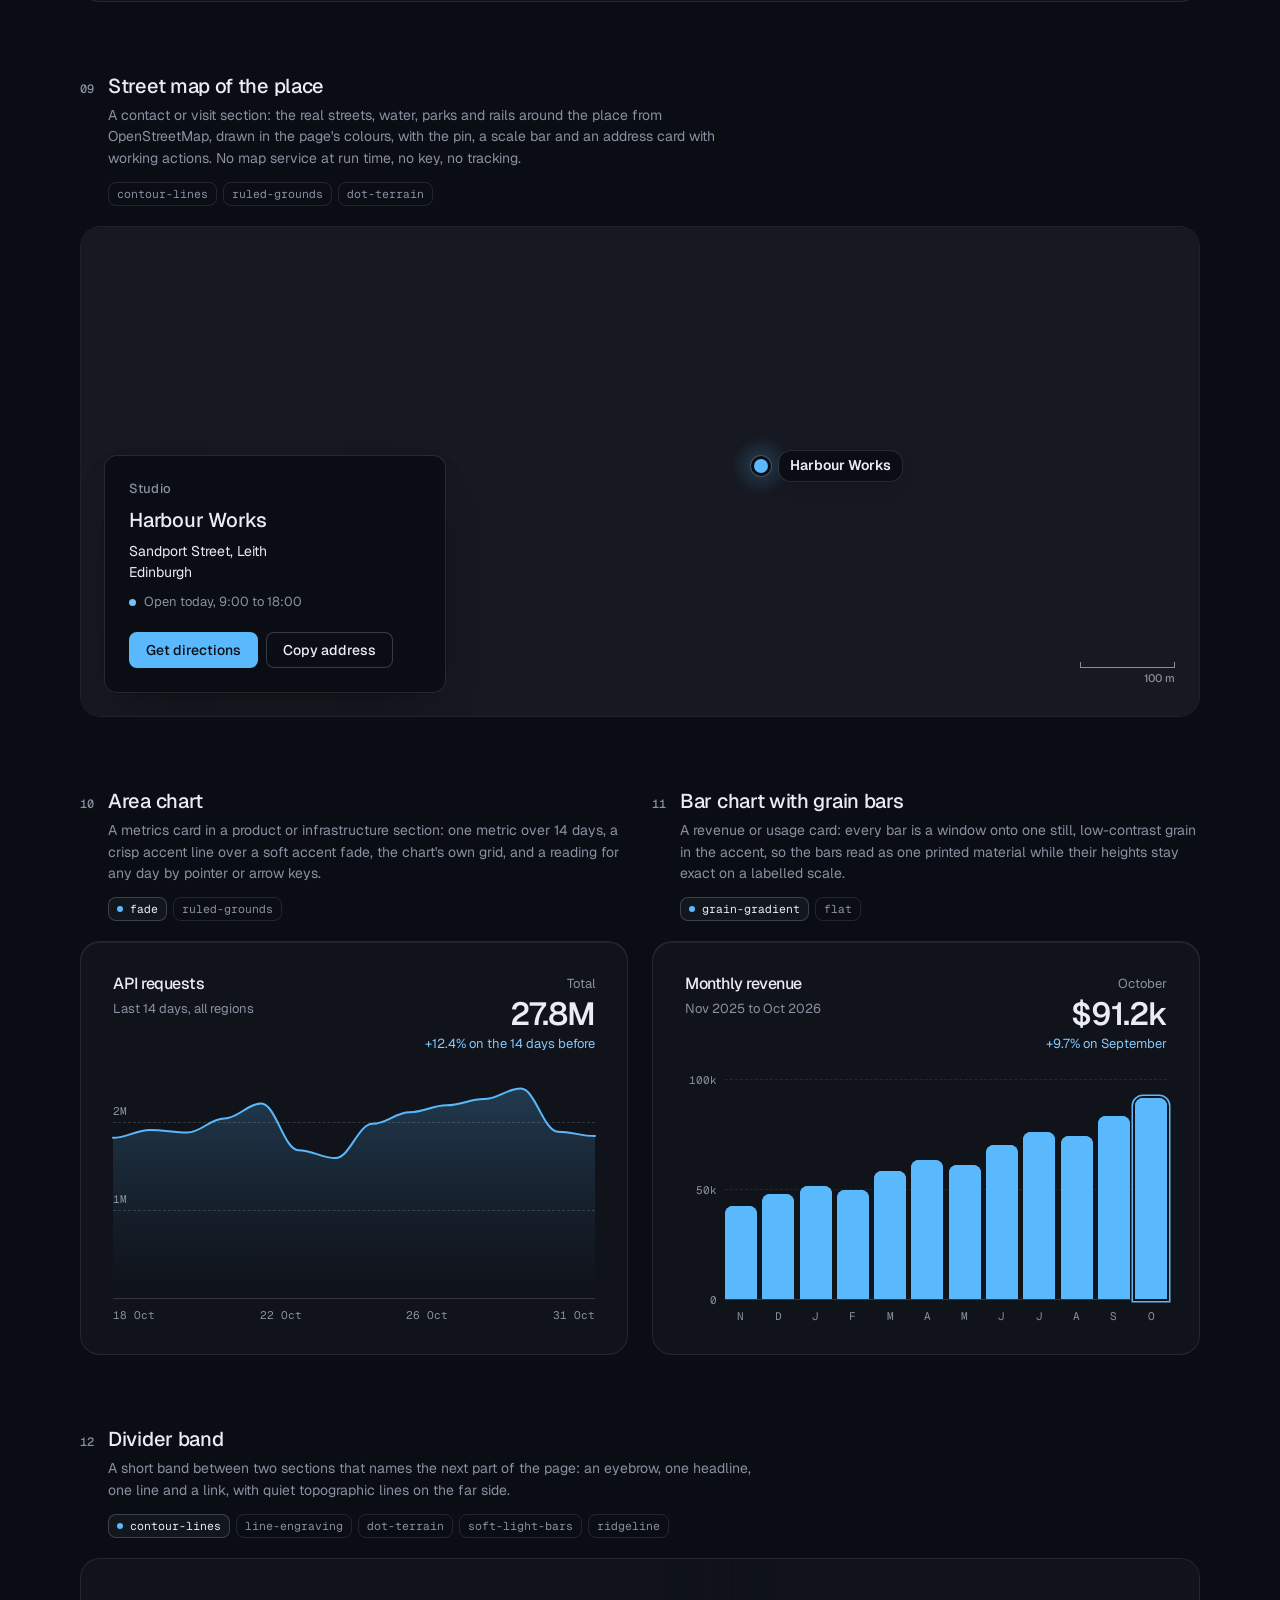
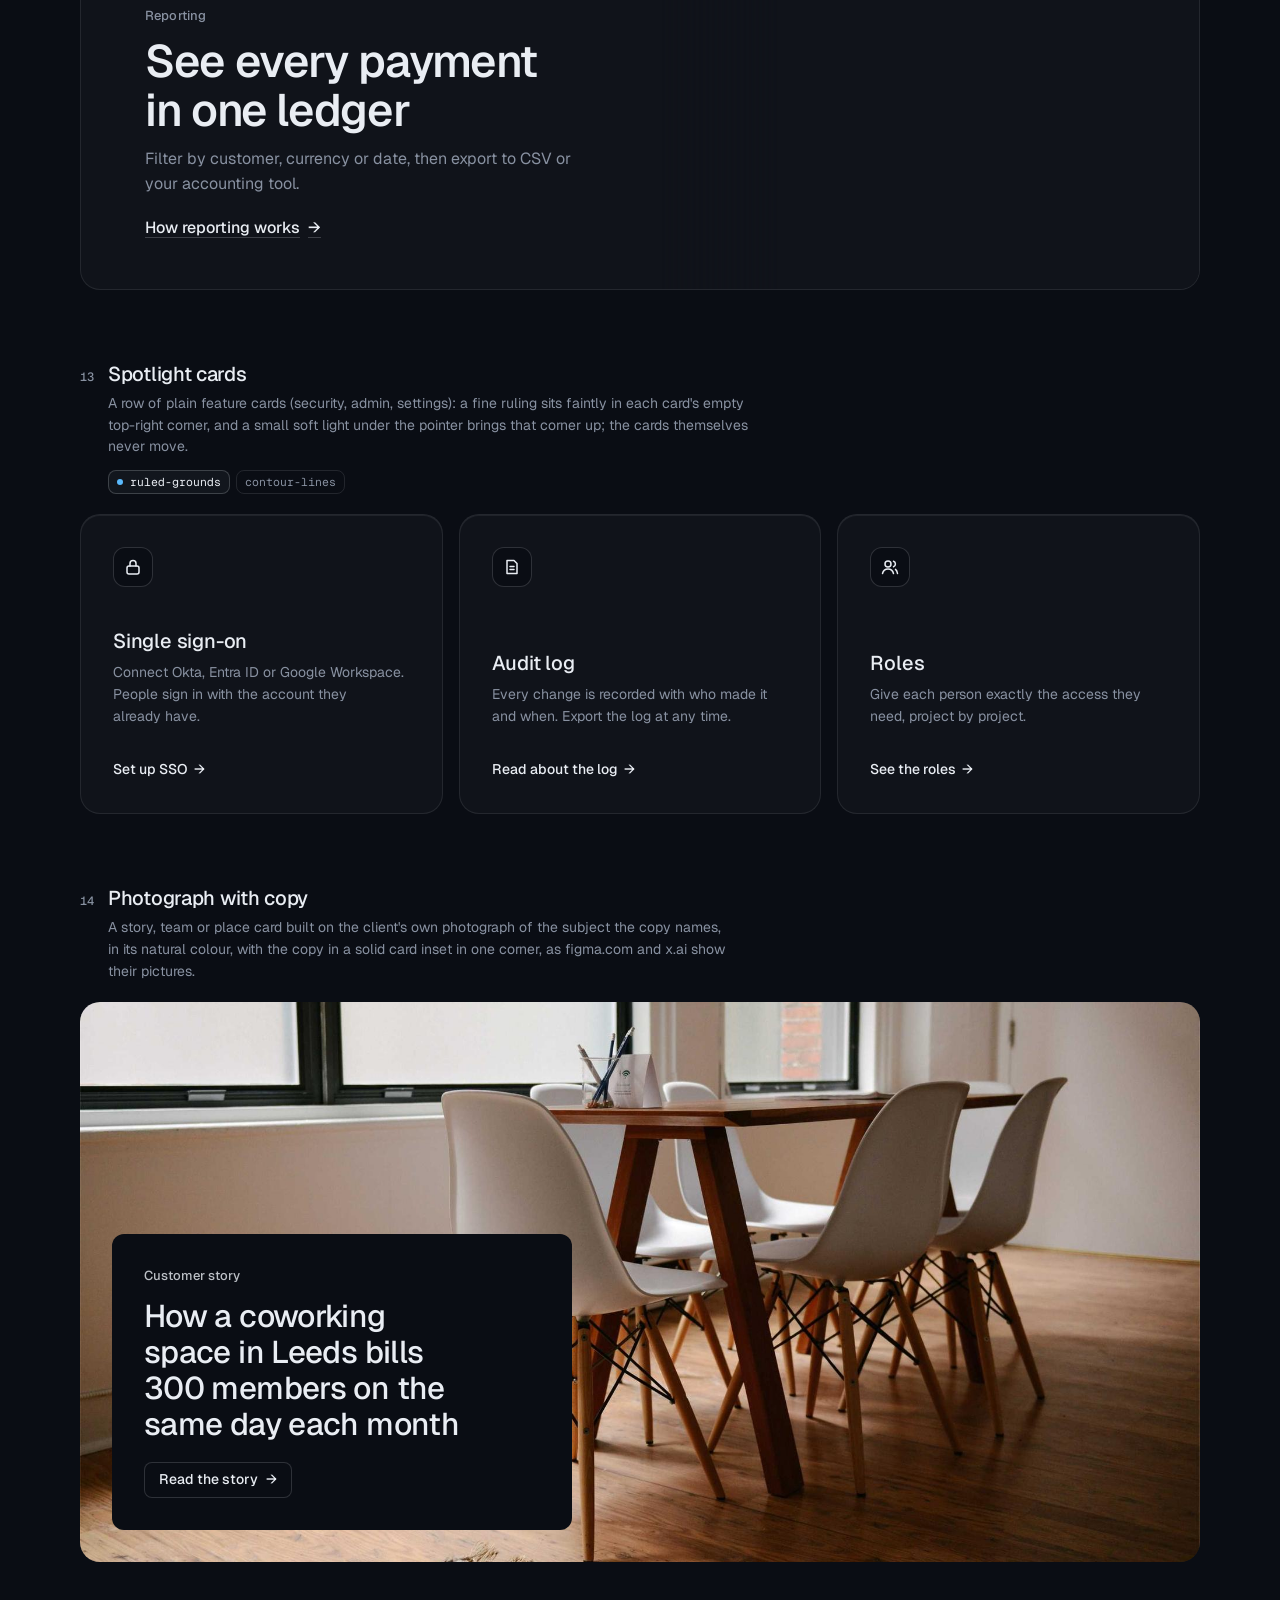
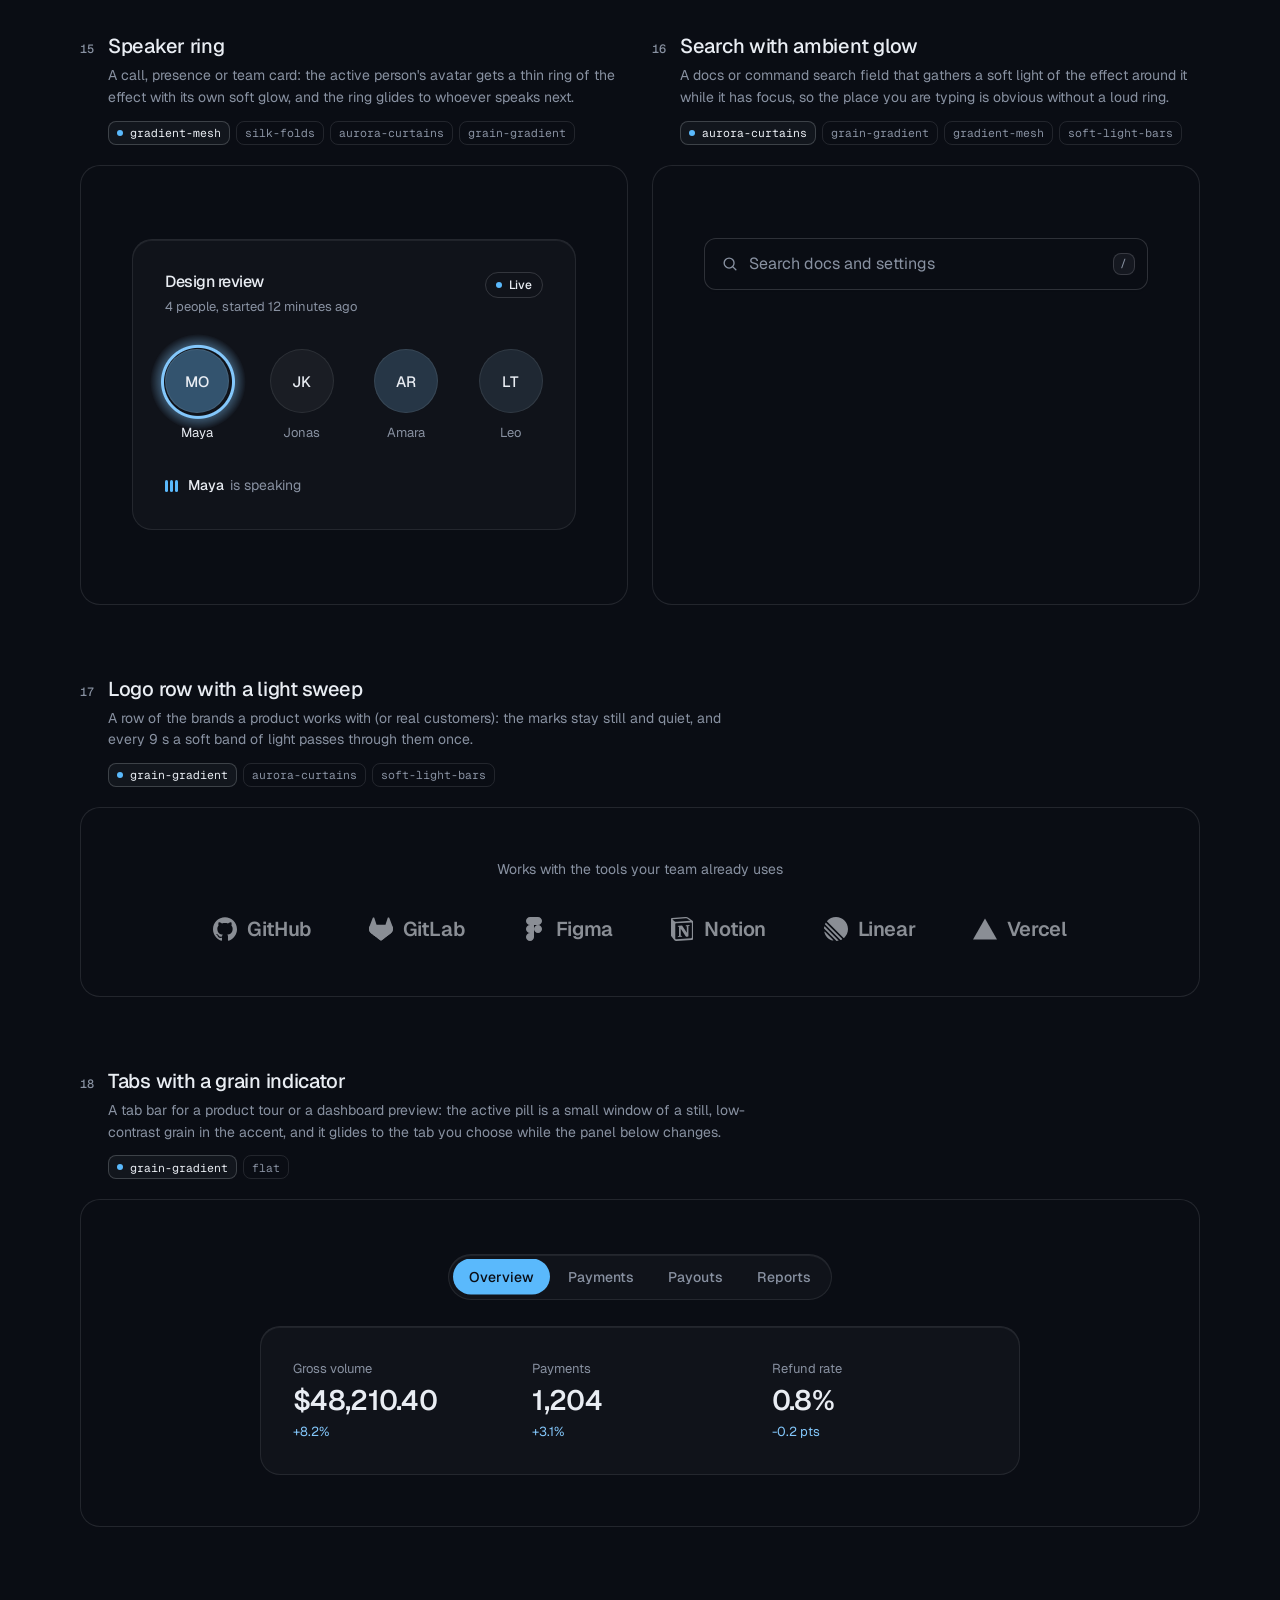
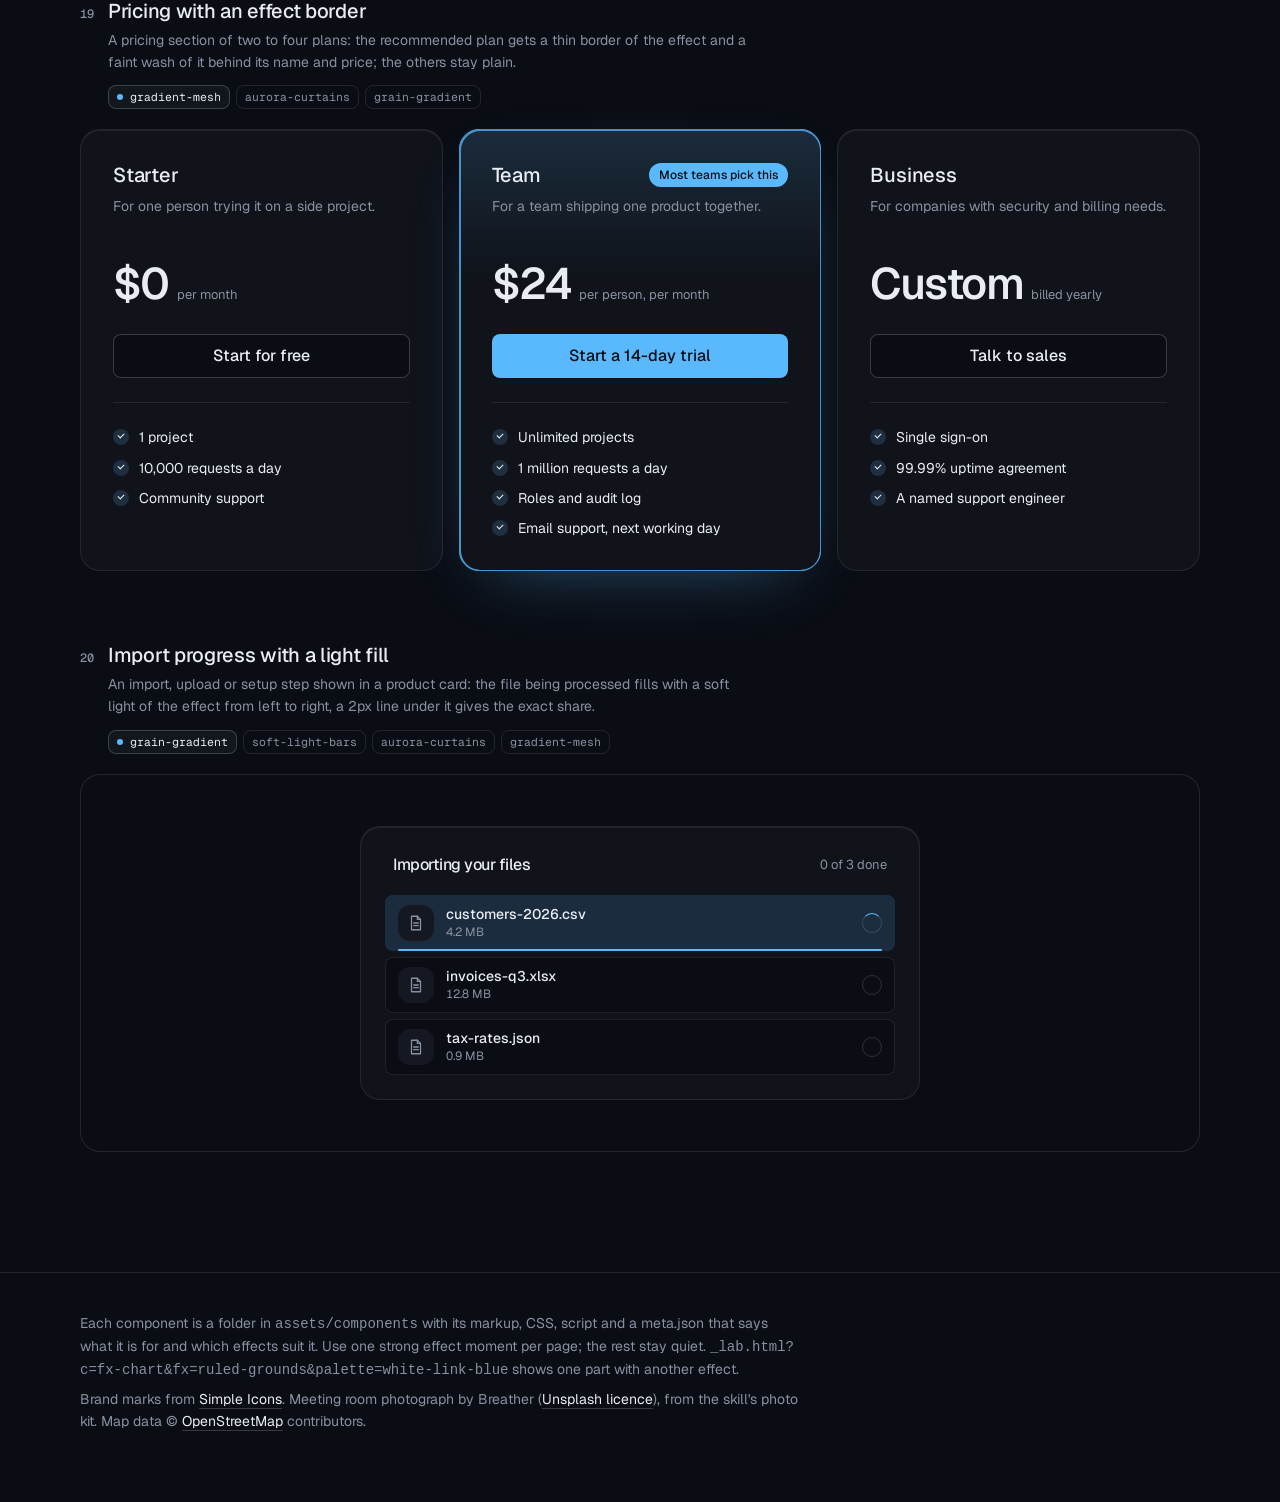
<file: assets/components/index.html>
<!doctype html>
<html lang="en" data-radius="soft">
<head>
<script>window.__tpGlMax = 16;   /* a gallery shows many live effects at once; a page of a site keeps the default 4 (fx.js) */</script>
<meta charset="utf-8">
<meta name="viewport" content="width=device-width, initial-scale=1">
<title>Effect components</title>
<link rel="preconnect" href="https://fonts.googleapis.com">
<link rel="preconnect" href="https://fonts.gstatic.com" crossorigin>
<link href="https://fonts.googleapis.com/css2?family=Geist:wght@100..900&family=Geist+Mono:wght@400..600&display=swap" rel="stylesheet">
<link rel="stylesheet" href="../system.css">
<link rel="stylesheet" href="./base.css">
<style>
  :root {
    --font-display: "Geist", system-ui, sans-serif;
    --font-text: "Geist", system-ui, sans-serif;
    --font-mono: "Geist Mono", ui-monospace, monospace;
    --display-weight: 560;
    --display-tracking: -0.03em;
    --container: 1200px;
  }
  body { min-height: 100vh; }
  .top {
    position: sticky; top: 0; z-index: 50; height: 64px; background: var(--bg);
    border-bottom: 1px solid var(--line);
  }
  .top .container { height: 100%; display: flex; align-items: center; justify-content: space-between; gap: 16px; }
  .brand { display: flex; align-items: center; gap: 10px; font-weight: 560; letter-spacing: -0.01em; }
  .brand small { font: 400 13px/1 var(--font-mono); color: var(--muted); }
  .top nav { display: flex; align-items: center; gap: 20px; }
  .top nav a.link { font-size: 14px; }
  .swatches { display: flex; gap: 4px; padding: 3px; border: 1px solid var(--line); border-radius: 999px; background: var(--bg); }
  .swatches button {
    width: 30px; height: 30px; border-radius: 999px; border: 0; padding: 0; cursor: pointer; position: relative;
    background: var(--sw-bg);
  }
  .swatches button::after {
    content: ""; position: absolute; inset: 9px; border-radius: 999px; background: var(--sw-accent);
    box-shadow: 0 0 0 1px color-mix(in oklab, var(--sw-ink) 25%, transparent);
  }
  .swatches button[aria-pressed="true"] { box-shadow: 0 0 0 2px var(--ink); }
  .swatches button:focus-visible { outline-offset: 3px; }

  .intro { padding-block: 64px 40px; display: grid; grid-template-columns: minmax(0, 6fr) minmax(0, 6fr); gap: 48px; align-items: end; }
  .intro h1 { font-size: clamp(34px, 2.2vw + 18px, 52px); line-height: 1.05; max-width: 15ch; }
  .intro p { margin-top: 16px; color: var(--muted); font-size: var(--t-body); line-height: 1.55; max-width: 52ch; }
  .index { display: flex; flex-wrap: wrap; gap: 6px; justify-content: flex-start; }
  @media (max-width: 1023px) { .intro { grid-template-columns: minmax(0, 1fr); gap: 28px; } }
  .index a {
    display: inline-flex; align-items: center; gap: 8px; height: 30px; padding: 0 11px; border-radius: 999px;
    border: 1px solid var(--line); font-size: 13px; color: var(--ink);
    transition: border-color var(--dur) var(--ease), background-color var(--dur) var(--ease);
  }
  .index a span { font-family: var(--font-mono); font-size: 11px; color: var(--muted); }
  .index a:hover { border-color: var(--line-strong); background: color-mix(in oklab, var(--ink) 4%, var(--bg)); }

  /* every part spans two rows of the list (its notes, its stage) as a subgrid, so the two parts of a
     half-width pair share one notes height and one stage height: their stages start and end level */
  .list { display: grid; grid-template-columns: repeat(2, minmax(0, 1fr)); column-gap: 24px; row-gap: 0; padding-bottom: 120px; }
  .sc { grid-column: 1 / -1; grid-row: span 2; display: grid; grid-template-rows: subgrid; row-gap: 20px; min-width: 0; scroll-margin-top: 88px; padding-top: 72px; }
  .sc:first-child { padding-top: 0; }
  .sc.is-half { grid-column: auto; }
  .sc.is-half .sc__stage:not(.is-center) { display: grid; }
  .sc__meta { display: grid; grid-template-columns: auto 1fr; column-gap: 14px; row-gap: 6px; align-items: baseline; align-content: start; }
  .sc__note { grid-column: 2; margin: 2px 0 0; font-size: 13px; color: var(--muted); }
  .sc__note::before { content: "Try it: "; color: var(--ink); font-weight: 500; }
  .sc__no { font: 500 12px/1 var(--font-mono); color: var(--muted); padding-top: 2px; }
  .sc__name { font: 500 20px/1.25 var(--font-text); letter-spacing: -0.015em; margin: 0; }
  .sc__for { grid-column: 2; color: var(--muted); font-size: 14px; line-height: 1.55; max-width: 72ch; margin: 0; }
  .sc__fx { grid-column: 2; display: flex; flex-wrap: wrap; gap: 6px; margin-top: 6px; }
  .sc__fx li {
    font: 400 11.5px/1 var(--font-mono); color: var(--muted); height: 24px; display: inline-flex; align-items: center;
    padding: 0 8px; border-radius: var(--r-sm); border: 1px solid var(--line);
  }
  .sc__fx li.is-on { color: var(--ink); border-color: var(--line-strong); background: color-mix(in oklab, var(--ink) 5%, var(--bg)); }
  .sc__fx li.is-on::before { content: ""; width: 6px; height: 6px; border-radius: 99px; background: var(--accent); margin-right: 7px; }
  .sc__stage {
    position: relative; min-width: 0; border: 1px solid var(--line); border-radius: var(--r-lg);
    padding: clamp(20px, 4vw, 56px); background: var(--bg);
  }
  .sc__stage.is-tall { padding-block: clamp(56px, 8vw, 120px); }
  .sc__stage.is-flush { padding: 0; border: 0; }
  .sc__stage.is-center { display: grid; place-items: center; min-height: 320px; }
  /* one object, at a size a page would give it */
  #fx-dither-object .sc__stage { display: grid; justify-items: center; }
  #fx-dither-object .cx-obj { width: min(100%, 720px); }
  .sc__pick { grid-column: 2; display: flex; flex-wrap: wrap; gap: 4px; margin-top: 8px; }
  .sc__pick button {
    height: 30px; padding: 0 12px; border-radius: 999px; border: 1px solid var(--line); background: var(--bg);
    font: 500 13px/1 var(--font-text); color: var(--muted); cursor: pointer;
  }
  .sc__pick button:hover { color: var(--ink); border-color: var(--line-strong); }
  .sc__pick button[aria-pressed="true"] { color: var(--ink); border-color: var(--line-strong); background: color-mix(in oklab, var(--ink) 6%, var(--bg)); }
  /* the search list opens below its field: leave it room inside the frame */
  #fx-search .sc__stage { min-height: 440px; place-items: start center; padding-top: 72px; }
  .sc__stage:empty::after { content: "Loading"; color: var(--muted); font-size: 13px; }

  .foot { border-top: 1px solid var(--line); padding: 40px 0 64px; color: var(--muted); font-size: 14px; }
  .foot p { max-width: 80ch; margin: 0 0 8px; }
  .foot a { color: var(--ink); text-decoration: underline; text-decoration-color: var(--line-strong); text-underline-offset: 4px; }

  @media (max-width: 899px) {
    .list { grid-template-columns: minmax(0, 1fr); }
    .sc.is-half { grid-column: 1 / -1; }
    .top nav a.link { display: none; }
  }
  @media (max-width: 639px) {
    .intro { padding-block: 48px 32px; }
    .sc { padding-top: 48px; }
    .sc__meta { grid-template-columns: 1fr; }
    .sc__no { display: none; }
    .sc__for, .sc__fx, .sc__note, .sc__pick { grid-column: 1; }
    .sc__stage.is-center { min-height: 240px; }
    .brand small { display: none; }
  }
</style>
</head>
<body>
<header class="top">
  <div class="container">
    <div class="brand">Effect components <small id="count"></small></div>
    <nav aria-label="Palette and links">
      <a class="link" href="../effects/gallery.html">Effects library</a>
      <div class="swatches" id="swatches" role="group" aria-label="Page palette"></div>
    </nav>
  </div>
</header>

<main>
  <section class="intro container">
    <div>
      <h1>Effects as parts of the page, not only behind it</h1>
      <p id="lede">Feature cards, real objects drawn in dither, type, numbers, buttons, borders, icons, a street map of the real place, a globe, charts and a photograph in its own colours. Every part takes its colours from the page palette: switch it at the top right. Parts that loop have a pause button.</p>
    </div>
    <nav class="index" id="index" aria-label="Components"></nav>
  </section>
  <div class="container list" id="list"></div>
</main>

<footer class="foot">
  <div class="container">
    <p>Each component is a folder in <code>assets/components</code> with its markup, CSS, script and a meta.json that says what it is for and which effects suit it. Use one strong effect moment per page; the rest stay quiet. <code>_lab.html?c=fx-chart&amp;fx=ruled-grounds&amp;palette=white-link-blue</code> shows one part with another effect.</p>
    <p>Brand marks from <a href="https://simpleicons.org/">Simple Icons</a>. Meeting room photograph by Breather (<a href="https://unsplash.com/photos/DEdM9Vs6s8w">Unsplash licence</a>), from the skill's photo kit. Map data © <a href="https://www.openstreetmap.org/copyright">OpenStreetMap</a> contributors.</p>
  </div>
</footer>

<script type="module">
  import fx from '../effects/fx.js';

  // component id, layout and stage style, in page order
  const COMPONENTS = [
    { id: 'fx-feature-card', stage: 'is-flush' },
    { id: 'fx-dither-object', stage: 'is-flush', note: 'pick an object, then point at it and move across: sound rings out of the cups, the seat swivels, the lens zooms, the rotors spin up and the drone lifts off. One object is live at a time, as on a real page.' },
    { id: 'fx-headline', stage: 'is-tall' },
    { id: 'fx-button', half: true, stage: 'is-center', note: 'hover or tab to a button. The light runs only while it is pointed at.' },
    { id: 'fx-prompt', half: true, stage: 'is-center' },
    { id: 'fx-icon-tiles', stage: 'is-flush' },
    { id: 'fx-stat' },
    { id: 'fx-globe', stage: 'is-flush' },
    { id: 'fx-map', stage: 'is-flush' },
    { id: 'fx-chart', half: true, stage: 'is-flush' },
    { id: 'fx-bars', half: true, stage: 'is-flush' },
    { id: 'fx-band', stage: 'is-flush' },
    { id: 'fx-spotlight', stage: 'is-flush' },
    { id: 'fx-photo', stage: 'is-flush' },
    { id: 'fx-avatar', half: true, stage: 'is-center' },
    { id: 'fx-search', half: true, stage: 'is-center' },
    { id: 'fx-logos' },
    { id: 'fx-tabs' },
    { id: 'fx-pricing', stage: 'is-flush' },
    { id: 'fx-progress', stage: 'is-center' },
  ];

  const PALETTES = [
    { id: 'blue-black-cornflower', name: 'Night, cornflower', bg: '#0a0d14', surface: '#131824', ink: '#e9edf3', muted: '#8891a1', accent: '#5ab9fc', accentInk: '#0a0d14' },
    { id: 'graphite-safety-orange', name: 'Graphite, orange', bg: '#18191b', surface: '#222427', ink: '#eff0f1', muted: '#9c9ea3', accent: '#ff4a1f', accentInk: '#18191b' },
    { id: 'white-link-blue', name: 'White, blue', bg: '#ffffff', surface: '#f4f4f4', ink: '#111111', muted: '#6b6b6b', accent: '#1a4be0', accentInk: '#ffffff' },
    { id: 'moss-sand', name: 'Sand, moss', bg: '#ddd6c6', surface: '#d2cab8', ink: '#2a2a26', muted: '#59574e', accent: '#4f6238', accentInk: '#ffffff' },
    { id: 'cobalt-field', name: 'Cobalt field', bg: '#0034eb', surface: '#002fd6', ink: '#ffffff', muted: '#dfe4f2', accent: '#e9e34a', accentInk: '#111111' },
  ];

  const q = new URLSearchParams(location.search);
  if (q.has('time')) fx.setClock(+q.get('time'));
  if (q.has('fallback')) fx.config.forceFallback = true;
  const only = q.get('only') ? q.get('only').split(',') : null;
  const list = document.getElementById('list');
  const index = document.getElementById('index');
  const swatches = document.getElementById('swatches');

  /*
    The budget: a laptop's integrated GPU shares its memory with everything else, so this page never
    holds more than 4 live WebGL contexts. A part is started when it comes near the viewport and
    destroyed when it leaves it; still parts draw once and free their context; fx.js frees any idle
    off-screen context past 4. liveGL() counts the contexts that are open right now.
  */
  fx.config.maxLive = 4;
  const contexts = new Set();
  let peakGL = 0;
  const getContext = HTMLCanvasElement.prototype.getContext;
  HTMLCanvasElement.prototype.getContext = function (type, ...rest) {
    const c = getContext.call(this, type, ...rest);
    if (c && /webgl/i.test(type) && !contexts.has(c)) { contexts.add(c); peakGL = Math.max(peakGL, liveGL()); }
    return c;
  };
  function liveGL() {
    for (const c of contexts) if (c.isContextLost()) contexts.delete(c);
    return contexts.size;
  }

  // the dither object: one live at a time, switched here (a real page shows one object)
  const OBJECTS = {
    headphones: ['Headphones', 'Over-ear, wireless'],
    chair: ['Office chair', 'Swivel seat on five castors'],
    camera: ['Camera', 'Mirrorless, with a zoom lens'],
    drone: ['Drone', 'Four rotors and a camera'],
  };
  let object = OBJECTS[q.get('object')] ? q.get('object') : 'headphones';
  // print (ordered dither, the default) or studio (a smooth shaded render: no picker until it is anti-aliased; ?render=studio)
  let render = q.get('render') === 'studio' ? 'studio' : 'print';

  function applyPalette(p) {
    const c = fx.color;
    const action = c.contrast(p.accent, p.bg) >= 2.2 ? p.accent : p.ink;
    const actionInk = action === p.accent ? p.accentInk : p.bg;
    const s = document.documentElement.style;
    const set = (k, v) => s.setProperty(k, v);
    set('--p-bg', p.bg); set('--p-surface', p.surface); set('--p-ink', p.ink); set('--p-muted', p.muted);
    set('--p-accent', p.accent); set('--p-accent-ink', p.accentInk); set('--p-action', action); set('--p-action-ink', actionInk);
    document.documentElement.style.colorScheme = c.isDark(p.bg) ? 'dark' : 'light';
    for (const b of swatches.children) b.setAttribute('aria-pressed', String(b.dataset.id === p.id));
  }

  async function load(entry) {
    const base = `./${entry.id}/`;
    const [meta, html, mod] = await Promise.all([
      fetch(base + 'meta.json').then(r => (r.ok ? r.json() : null)),
      fetch(base + 'component.html').then(r => (r.ok ? r.text() : null)),
      import(base + 'component.js').catch(err => { console.warn(entry.id, err); return null; }),
    ]).catch(() => [null, null, null]);
    if (!meta || !html || !mod) return null;
    const link = document.createElement('link');
    link.rel = 'stylesheet';
    link.href = base + 'component.css';
    document.head.append(link);
    await new Promise(r => { link.onload = link.onerror = r; });
    return { ...entry, meta, html, mod };
  }

  function section(e, n) {
    const s = document.createElement('section');
    s.className = 'sc' + (e.half ? ' is-half' : '');
    s.id = e.id;
    const fxList = (e.meta.effects || []).map(id => `<li class="${id === e.meta.default ? 'is-on' : ''}">${id}</li>`).join('');
    const pick = e.id === 'fx-dither-object'
      ? `<div class="sc__pick" role="group" aria-label="Object">${Object.keys(OBJECTS).map(k => `<button type="button" data-object="${k}" aria-pressed="${k === object}">${OBJECTS[k][0]}</button>`).join('')}</div>`
      : '';
    s.innerHTML = `
      <div class="sc__meta">
        <span class="sc__no">${String(n).padStart(2, '0')}</span>
        <h2 class="sc__name">${e.meta.name}</h2>
        <p class="sc__for">${e.meta.for}</p>
        ${fxList ? `<ul class="sc__fx" aria-label="Effects that suit it">${fxList}</ul>` : ''}
        ${pick}
        ${e.note ? `<p class="sc__note">${e.note}</p>` : ''}
      </div>
      <div class="sc__stage ${e.stage || ''}"></div>`;
    return s;
  }

  // the markup is placed at once (the page keeps its full height); the scripts run only near the viewport
  function markup(e) {
    const stage = e.section.querySelector('.sc__stage');
    stage.innerHTML = e.html;
    if (e.id === 'fx-dither-object') {
      const fig = stage.querySelector('.cx-obj');
      fig.dataset.cxObject = object;
      if (render === 'studio') fig.dataset.cxRender = 'studio'; else delete fig.dataset.cxRender;
      fig.querySelector('.cx-obj__stage').removeAttribute('aria-label');
    }
    return stage;
  }
  function start(e) {
    if (e.ctrl) return;
    const stage = markup(e);
    try { e.ctrl = e.mod.default(stage.firstElementChild || stage) || { destroy() {} }; } catch (err) { console.error(e.id, err); e.ctrl = { destroy() {} }; }
  }
  function stop(e) {
    if (!e.ctrl) return;
    try { e.ctrl.destroy?.(); } catch (err) { console.warn(e.id, err); }
    fx.unmountAll(e.section);
    e.ctrl = null;
  }

  function setPalette(p, entries) {
    entries.forEach(stop);
    applyPalette(p);
    try { localStorage.setItem('cx-palette', p.id); } catch (_) {}
    requestAnimationFrame(() => entries.forEach(e => (e.near ? start(e) : markup(e))));
  }

  let saved = null;
  try { saved = localStorage.getItem('cx-palette'); } catch (_) {}
  const first = PALETTES.find(p => p.id === q.get('palette')) || PALETTES.find(p => p.id === saved) || PALETTES[0];
  for (const p of PALETTES) {
    const b = document.createElement('button');
    b.type = 'button';
    b.dataset.id = p.id;
    b.title = p.name;
    b.setAttribute('aria-label', p.name);
    b.style.setProperty('--sw-bg', p.bg);
    b.style.setProperty('--sw-accent', p.accent);
    b.style.setProperty('--sw-ink', p.ink);
    swatches.append(b);
  }
  applyPalette(first);

  const wanted = COMPONENTS.filter(c => !only || only.includes(c.id));
  const entries = (await Promise.all(wanted.map(load))).filter(Boolean);
  document.getElementById('count').textContent = `${entries.length} parts`;
  entries.forEach((e, i) => {
    e.section = section(e, i + 1);
    list.append(e.section);
    markup(e);
    const a = document.createElement('a');
    a.href = '#' + e.id;
    a.innerHTML = `<span>${String(i + 1).padStart(2, '0')}</span>${e.meta.name}`;
    index.append(a);
  });
  await document.fonts.ready;
  const near = new IntersectionObserver(seen => {
    for (const en of seen) {
      const e = entries.find(x => x.section === en.target);
      if (!e) continue;
      e.near = en.isIntersecting;
      if (e.near) start(e); else stop(e);
    }
  }, { rootMargin: '10% 0px' });
  entries.forEach(e => near.observe(e.section));
  setTimeout(() => { document.documentElement.dataset.ready = '1'; }, 1500);

  swatches.addEventListener('click', ev => {
    const b = ev.target.closest('button');
    if (!b) return;
    const p = PALETTES.find(x => x.id === b.dataset.id);
    if (p) setPalette(p, entries);
  });
  list.addEventListener('click', ev => {
    const b = ev.target.closest('[data-object], [data-render]');
    if (!b || !(OBJECTS[b.dataset.object] || b.dataset.render)) return;
    if (b.dataset.render) render = b.dataset.render; else object = b.dataset.object;
    b.parentElement.querySelectorAll('button').forEach(x => x.setAttribute('aria-pressed', String(x === b)));
    const e = entries.find(x => x.id === 'fx-dither-object');
    stop(e);
    if (e.near) start(e); else markup(e);
  });
  window.__cx = {
    entries,
    setPalette: id => setPalette(PALETTES.find(p => p.id === id), entries),
    setObject: k => list.querySelector(`[data-object="${k}"]`)?.click(),
    gl: () => ({ live: liveGL(), peak: peakGL, started: entries.filter(e => e.ctrl).map(e => e.id) }),
  };
</script>

</body>
</html>
</file>
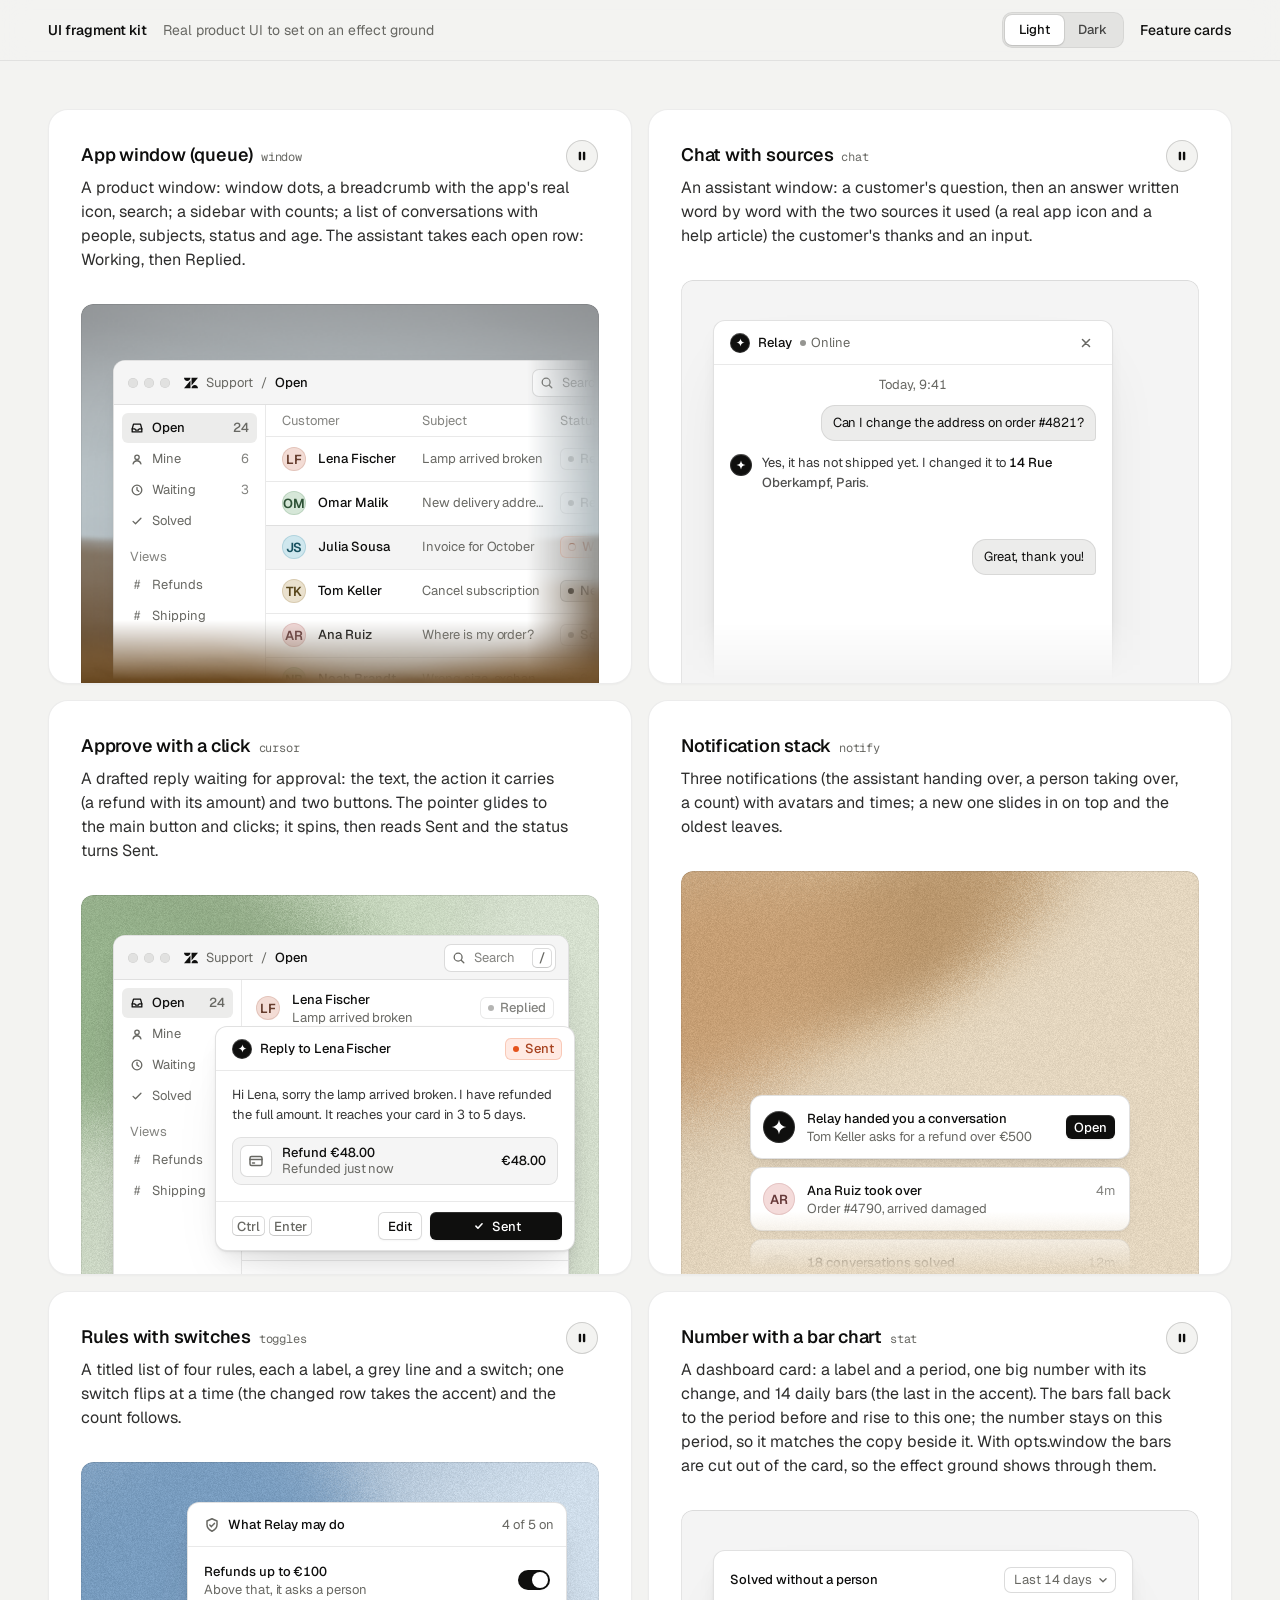
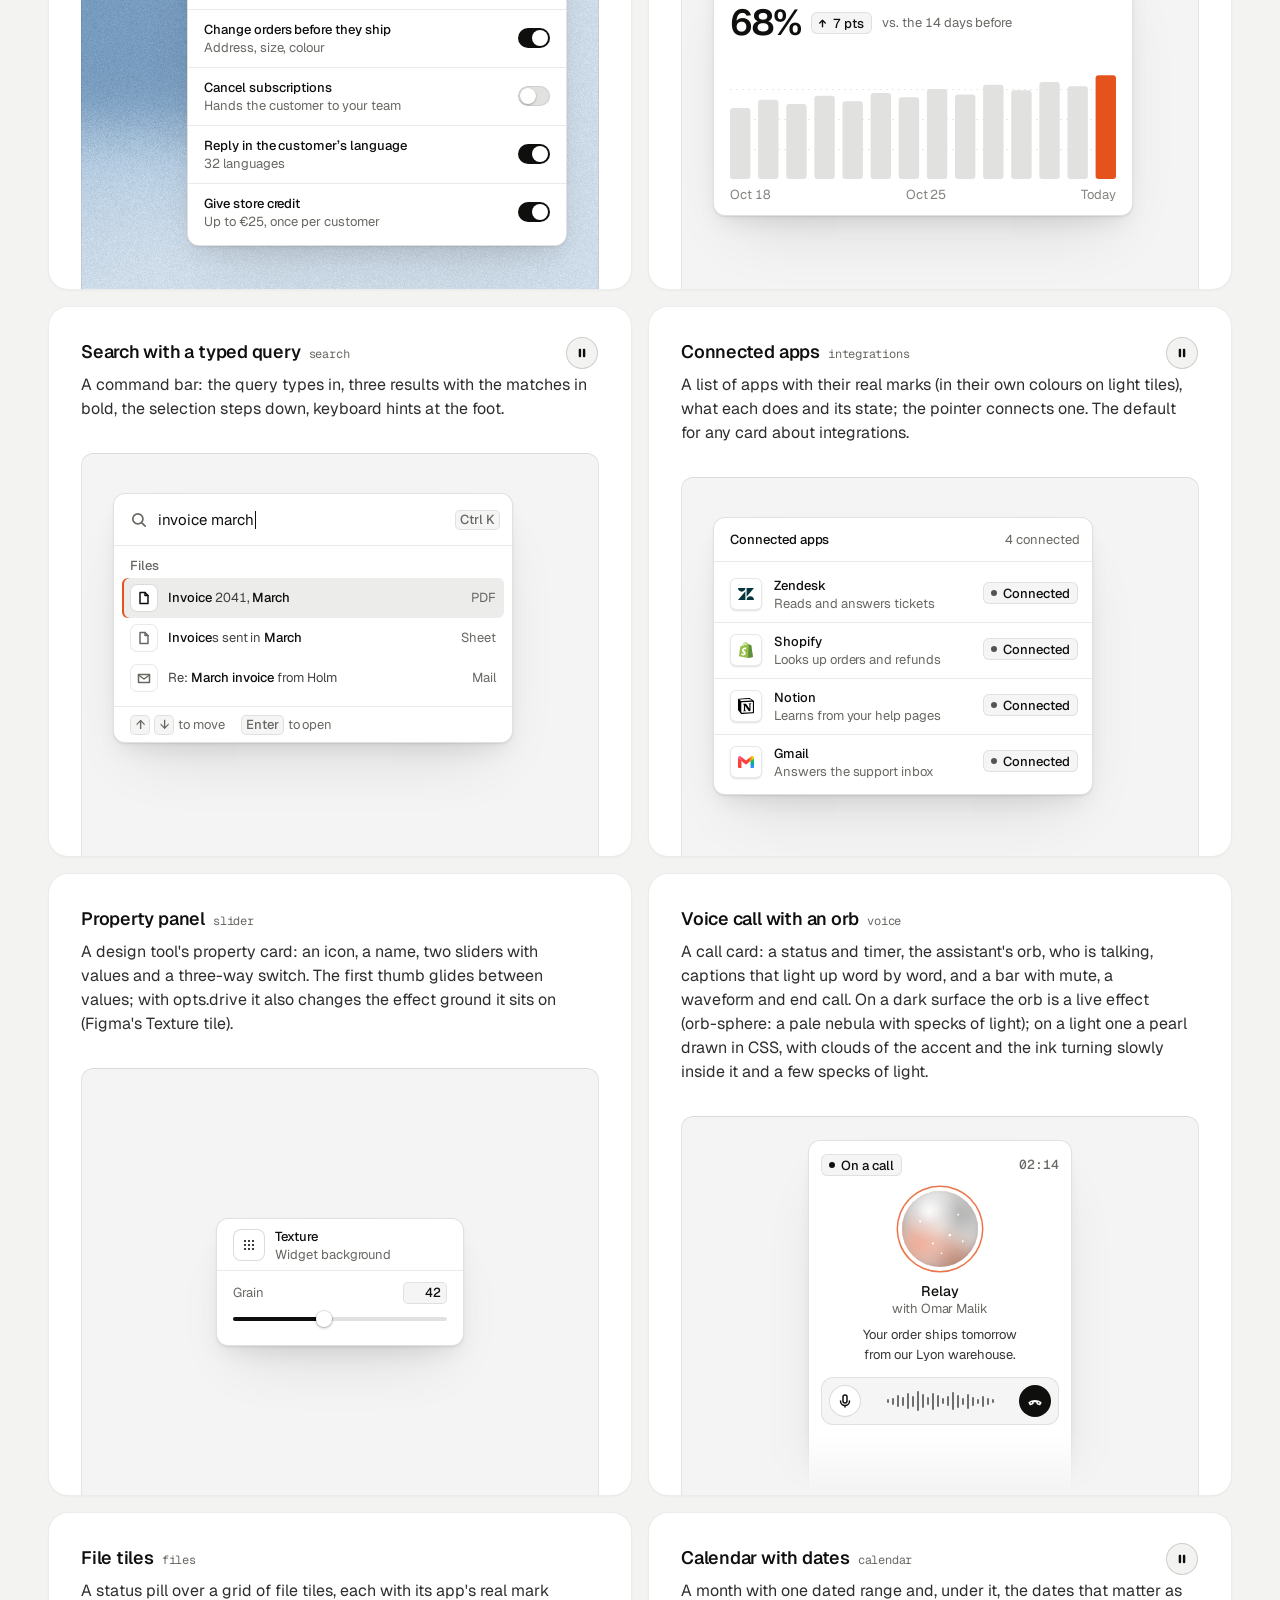
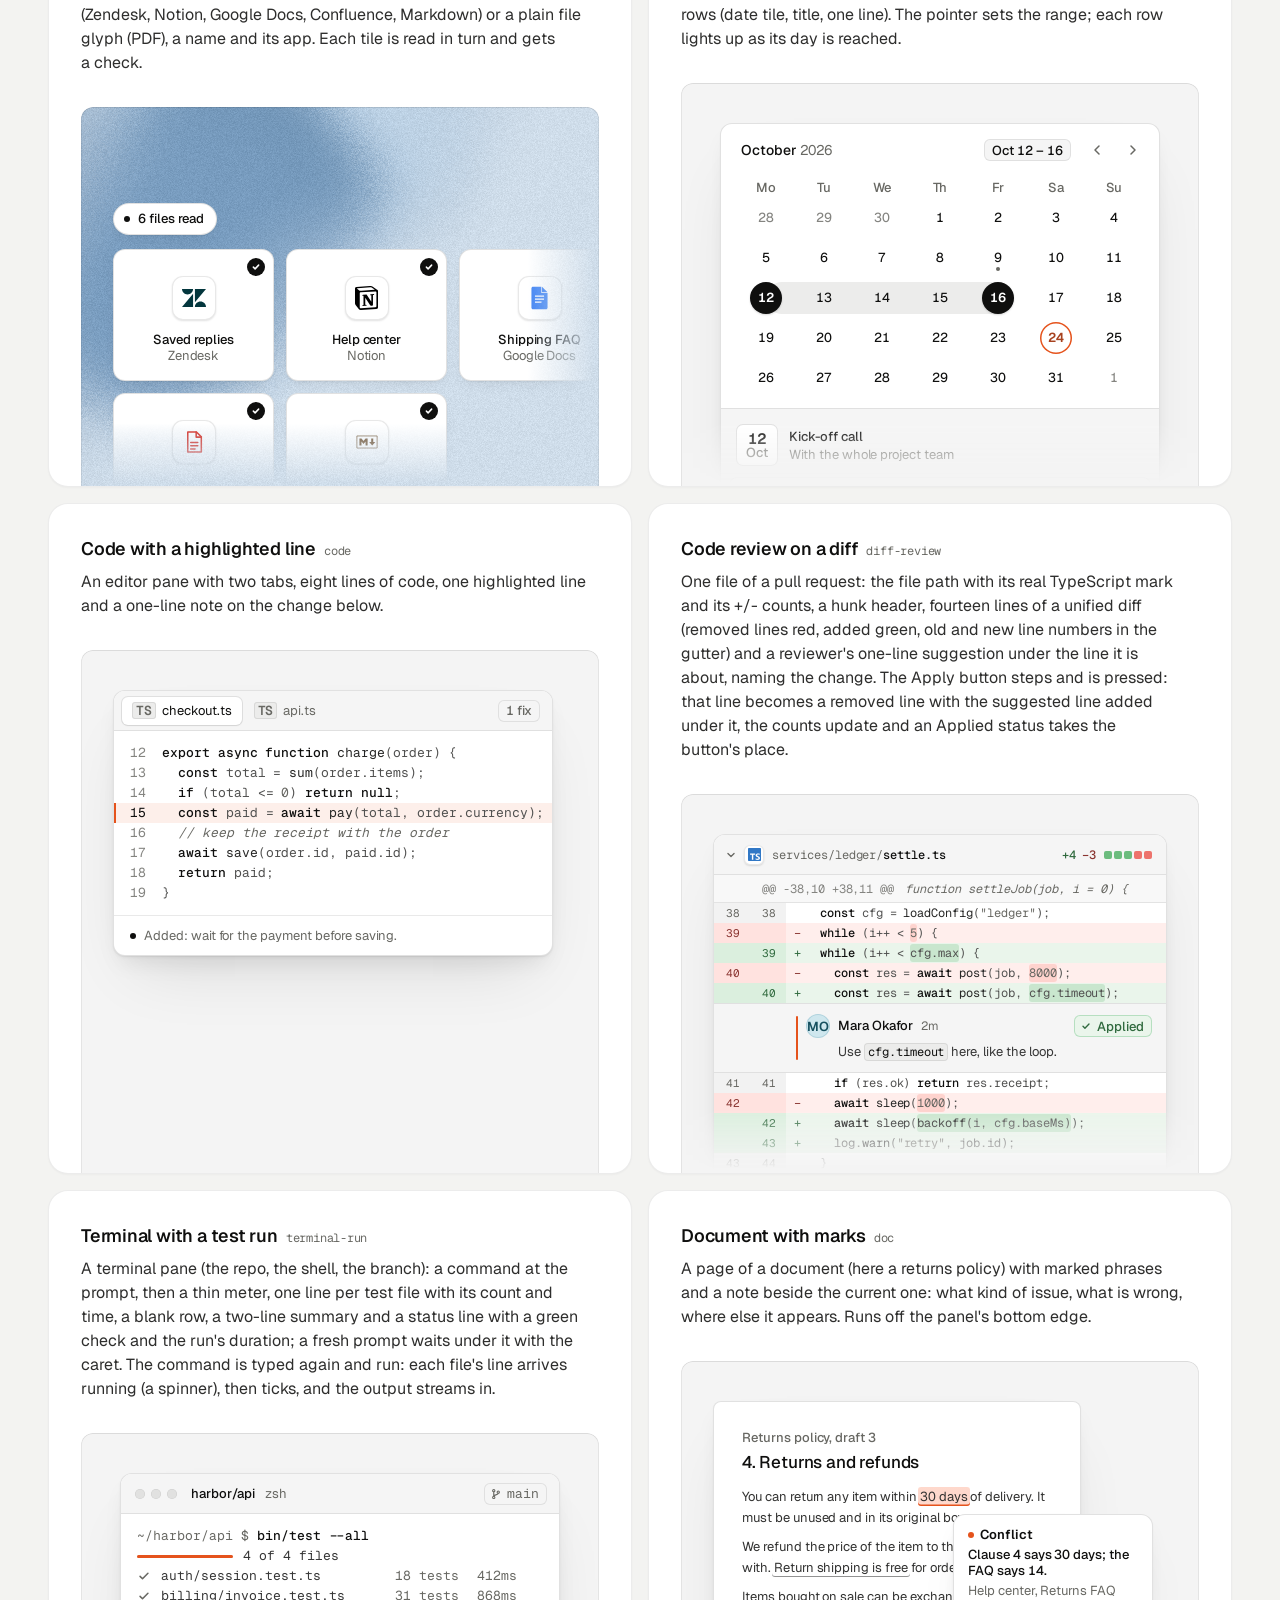
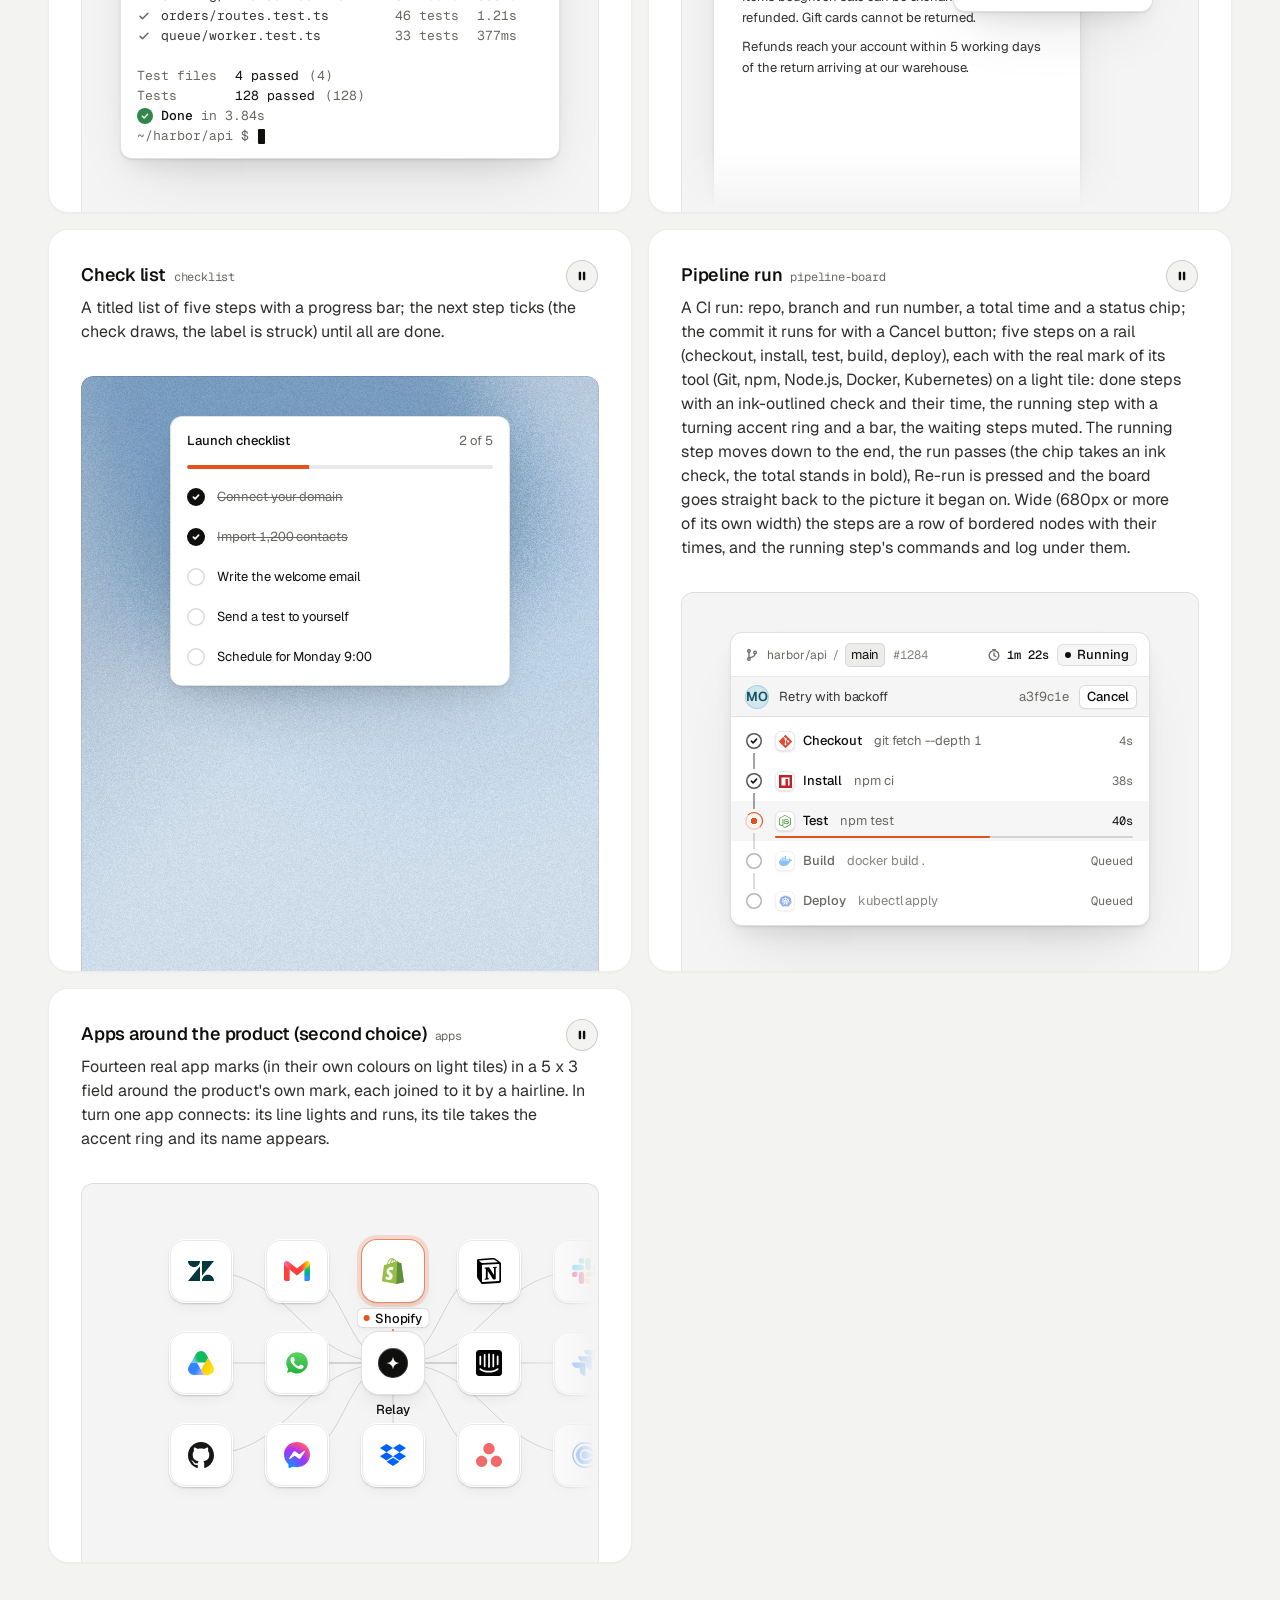
<file: assets/ui/index.html>
<!doctype html>
<html lang="en" data-theme="light">
<head>
<script>window.__tpGlMax = 16;   /* a gallery shows many live effects at once; a page of a site keeps the default 4 (fx.js) */</script>
<meta charset="utf-8">
<meta name="viewport" content="width=device-width, initial-scale=1">
<title>UI fragment kit</title>
<meta name="description" content="Nineteen pieces of real product UI from the taste-skill kit, each on an effect ground in a feature card.">
<link rel="preconnect" href="https://fonts.googleapis.com">
<link rel="preconnect" href="https://fonts.gstatic.com" crossorigin>
<link href="https://fonts.googleapis.com/css2?family=Geist:wght@300..700&family=Geist+Mono:wght@400;500&display=swap" rel="stylesheet">
<link rel="stylesheet" href="base.css">
<link rel="stylesheet" href="cards.css">
<style>
  :root { --font-text: "Geist", system-ui, sans-serif; --font-display: "Geist", system-ui, sans-serif; --font-mono: "Geist Mono", ui-monospace, monospace; }
  [data-theme="light"] { --bg: #f3f3f1; --card: #ffffff; --ink: #0f0f0e; --muted: #686863; --accent: #e5531c; --accent-ink: #ffffff; --g-bg: #e9e8e4; --g-surface: #f6f5f2; --frag: #ffffff; --warm: #c9a679; }
  [data-theme="dark"] { --bg: #070708; --card: #151517; --ink: #f2f2ef; --muted: #8f9094; --accent: #ff7a3c; --accent-ink: #120c08; --g-bg: #0e0e10; --g-surface: #1b1c1f; --frag: #1c1d20; --warm: #9c9689; }
  * { box-sizing: border-box; }
  html, body { margin: 0; }
  body { font-family: var(--font-text); background: var(--bg); color: var(--ink); -webkit-font-smoothing: antialiased; }
  .panel { --fx-bg: var(--g-bg); --fx-surface: var(--g-surface); --fx-ink: var(--ink); --fx-muted: var(--muted); --fx-accent: var(--hue, var(--warm)); --fx-accent-ink: var(--accent-ink); --calm: var(--g-bg); --p-h: 380px; }
  .top { position: sticky; top: 0; z-index: 20; background: color-mix(in oklab, var(--bg) 86%, transparent); backdrop-filter: blur(14px); -webkit-backdrop-filter: blur(14px); border-bottom: 1px solid color-mix(in oklab, var(--ink) 8%, transparent); }
  .top__in { max-width: 1232px; margin: 0 auto; padding: 0 24px; height: 60px; display: flex; align-items: center; gap: 16px; font-size: 14px; line-height: 20px; }
  .top__in strong { font-weight: 560; }
  .top__in > span { color: var(--muted); }
  .sp { flex: 1; }
  .seg { display: inline-flex; padding: 3px; border-radius: 10px; background: color-mix(in oklab, var(--ink) 6%, var(--bg)); box-shadow: inset 0 0 0 1px color-mix(in oklab, var(--ink) 6%, transparent); }
  .seg button { font: inherit; font-size: 13px; font-weight: 500; border: 0; background: none; color: color-mix(in oklab, var(--ink) 72%, var(--bg)); height: 30px; padding: 0 14px; border-radius: 7px; cursor: pointer; }
  .seg button[aria-pressed="true"] { background: var(--card); color: var(--ink); box-shadow: 0 0 0 1px color-mix(in oklab, var(--ink) 8%, transparent), 0 1px 2px rgb(0 0 0 / .1); }
  .top__in a { color: var(--ink); text-decoration: none; font-weight: 500; }
  main { max-width: 1232px; margin: 0 auto; padding: 48px 24px 96px; }
  .grid { display: grid; grid-template-columns: repeat(2, minmax(0, 1fr)); gap: 16px; }
  .card > h3 code { font: 400 12px/16px var(--font-mono); color: var(--muted); margin-left: 8px; }
  @media (max-width: 860px) { .grid { grid-template-columns: minmax(0, 1fr); } }
  @media (max-width: 600px) { main { padding: 24px 16px 64px; } .top__in { padding: 0 16px; } .top__in > span { display: none; } .panel { --p-h: 340px; } }
</style>
</head>
<body>
<header class="top">
  <div class="top__in">
    <strong>UI fragment kit</strong><span>Real product UI to set on an effect ground</span>
    <span class="sp"></span>
    <div class="seg" role="group" aria-label="Theme"><button type="button" data-mode="light" aria-pressed="true">Light</button><button type="button" data-mode="dark" aria-pressed="false">Dark</button></div>
    <a href="cards.html">Feature cards</a>
  </div>
</header>
<main><div class="grid" id="grid"></div></main>

<script type="module">
  import fx from '../effects/fx.js';
  import ui from './ui.js';
  const index = await fetch('index.json').then(r => r.json());
  // where each one sits, as its meta.json says: anchored at a corner or rising from the bottom and cut by
  // the panel's edge, or whole with 24px or more of ground round it; a fade only where an edge cuts it.
  // Only the compact slider sits in the calm middle (Figma's Texture tile); the cursor dialog is shown
  // where it belongs, over the lower-right edge of a window. [class, fade, style, opts]
  const PLACE = {
    window: ['at-corner', 'stage--fade-br', '--ay:56px'],
    chat: ['at-rise to-edge', 'stage--fade-b'],
    cursor: ['at-over', '', '--bx:24px;--by:24px'],
    notify: ['at-rise fit', 'stage--fade-b', '--ay:calc(100% - 180px);--ay-sm:calc(100% - 180px);--fit-max:380px'],
    toggles: ['at-right', ''],
    stat: ['at-corner', ''],
    search: ['at-corner', ''],
    integrations: ['at-corner', ''],
    slider: ['at-center', '', '', '{"compact":true,"drive":{"param":"grain","min":0.15,"max":0.95}}'],
    voice: ['at-rise to-edge fit', 'stage--fade-b', '--ax:max(24px, 50% - 132px);--ay:24px;--fit-max:264px'],
    files: ['at-corner wide', 'stage--fade-br', '--w:680px;--ay:96px'],
    calendar: ['at-rise fit', 'stage--fade-b', '--fit-max:440px'],
    code: ['at-corner', ''],
    'diff-review': ['at-corner fit', 'stage--fade-b', '--fit-max:480px'],
    'terminal-run': ['at-rise fit', '', '--fit-max:440px'],
    'pipeline-board': ['at-rise fit', '', '--fit-max:420px'],
    doc: ['at-corner to-edge', 'stage--fade-b'],
    checklist: ['at-rise fit', '', '--fit-max:340px'],
    apps: ['at-corner wide', 'stage--fade-br', '--w:560px;--ay:48px'],
  };
  // grounds behind UI are soft lit fields (never a line or dot pattern), on both themes: the bright
  // picture behind dark UI on the dark page, a clear step darker than white UI on the light page
  // the painting stays abstract (a mist over warm sand, level, fully soft) and shows once on the page
  const PAINT = ['painterly-landscape', { blur: 1, brush: 0.35, slope: 0, hillY: 0.3, horizon: 0.62, calm: 0.2, calmX: 0.6, calmY: 0.8, drift: 0, side: 1 }, '{"bg":"#a3b0b6","accent":"#c49a6c"}'];
  const GRAIN = ['grain-gradient', { speed: 0, grainMotion: 0, calm: 0.2, calmX: 0.5, calmY: 0.6, tint: 0.6, contrast: 0.6 }, '{"bg":"#d9ccb7","surface":"#e9e0d2","ink":"#2a2622","muted":"#6f675c","accent":"#a8794a"}'];
  const SKY = [GRAIN[0], GRAIN[1], '{"bg":"#c6d3df","surface":"#d6e0e9","ink":"#25303a","muted":"#5d6873","accent":"#3f6a92"}'];
  const SAGE = [GRAIN[0], GRAIN[1], '{"bg":"#cdd6c6","surface":"#dce3d6","ink":"#262d24","muted":"#5f6a5a","accent":"#6c8e63"}'];
  const GROUND = (m, i) => (m.name === 'slider' ? GRAIN : i === 0 ? PAINT : [GRAIN, SKY, SAGE][i % 3]);
  const q = new URLSearchParams(location.search);
  const grid = document.getElementById('grid');
  grid.innerHTML = index.fragments.map((m, i) => {
    const [at, fade, extra = '', opts = ''] = PLACE[m.name] || ['at-corner', 'stage--fade-br'];
    const [id, params, pal] = GROUND(m, i);
    const w = at === 'at-center' ? '' : ` style="--ax:32px;--ay:40px;${extra}"`;
    const o = opts ? ` data-ui-opts='${opts}'` : '';
    // the cursor is a dialog over a window's edge: the window under it holds still
    const under = m.name === 'cursor' ? `<div class="at-corner" style="--ax:32px;--ay:40px" data-ui-load="window" data-ui-opts='{"compact":true}' data-ui-still></div>` : '';
    return `<article class="card card--row"><h3>${m.title}<code>${m.name}</code></h3><p>${m.shows}</p>
      <div class="panel" data-fx="${id}" data-fx-seed="${(i + 1) * 17}" data-fx-params='${JSON.stringify(params)}' data-fx-palette='${pal}' style="--calm-k:0%">
        <div class="stage ${fade}">${under}<div class="${at}"${w}${o} data-ui-load="${m.name}"></div></div></div></article>`;
  }).join('');
  function setMode(mode) {
    document.documentElement.dataset.theme = mode;
    document.querySelectorAll('.seg button').forEach(b => b.setAttribute('aria-pressed', String(b.dataset.mode === mode)));
  }
  setMode(q.get('mode') === 'dark' ? 'dark' : 'light');
  if (q.has('t')) fx.setClock(+q.get('t'));
  // each ground is drawn once near the screen and kept as a picture (its WebGL context freed), so nineteen
  // panels need one or two contexts, not nineteen
  await Promise.all([ui.loadAll(grid), ui.grounds(grid, fx)]);
  document.documentElement.dataset.ready = '1';
  document.querySelectorAll('.seg button').forEach(b => b.addEventListener('click', async () => {
    setMode(b.dataset.mode);
    for (const el of grid.querySelectorAll('[data-ui]')) el.__ui?.repaint?.();
    await ui.grounds(grid, fx);
  }));
</script>
</body>
</html>
</file>
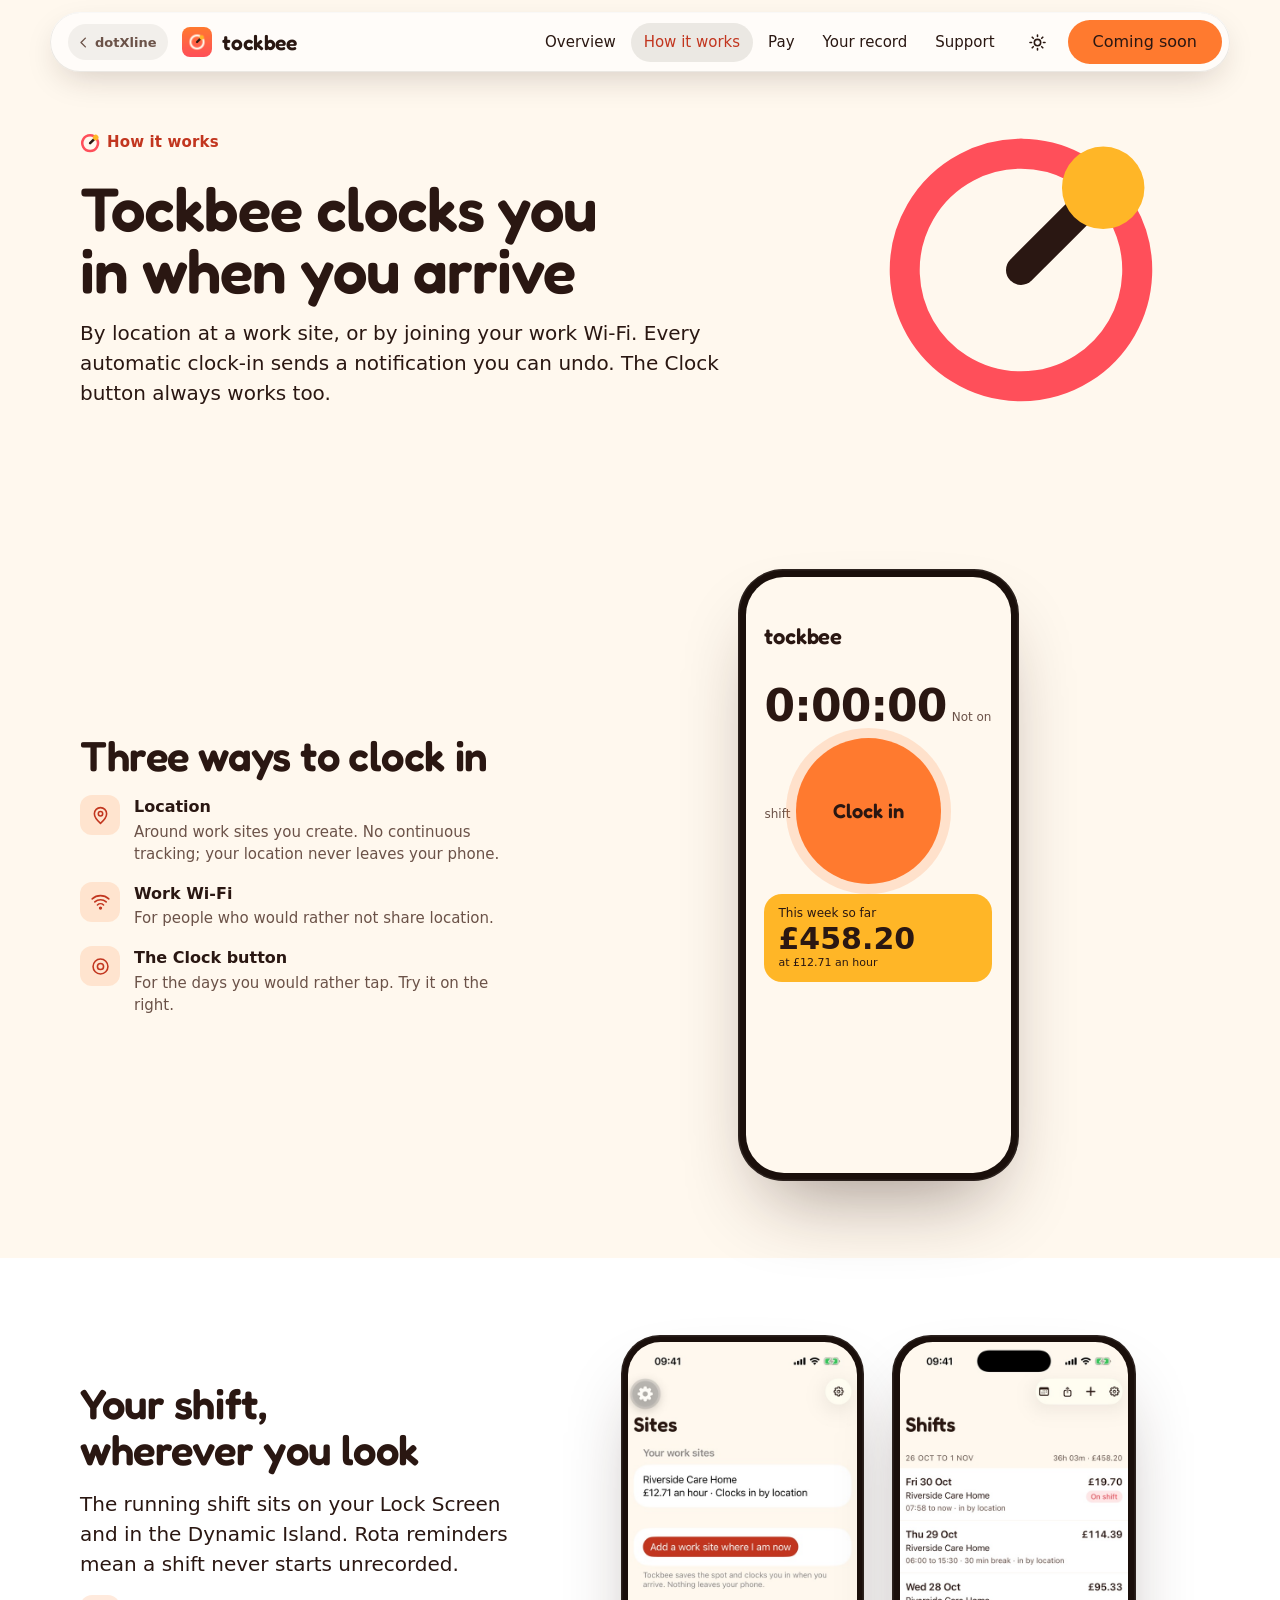
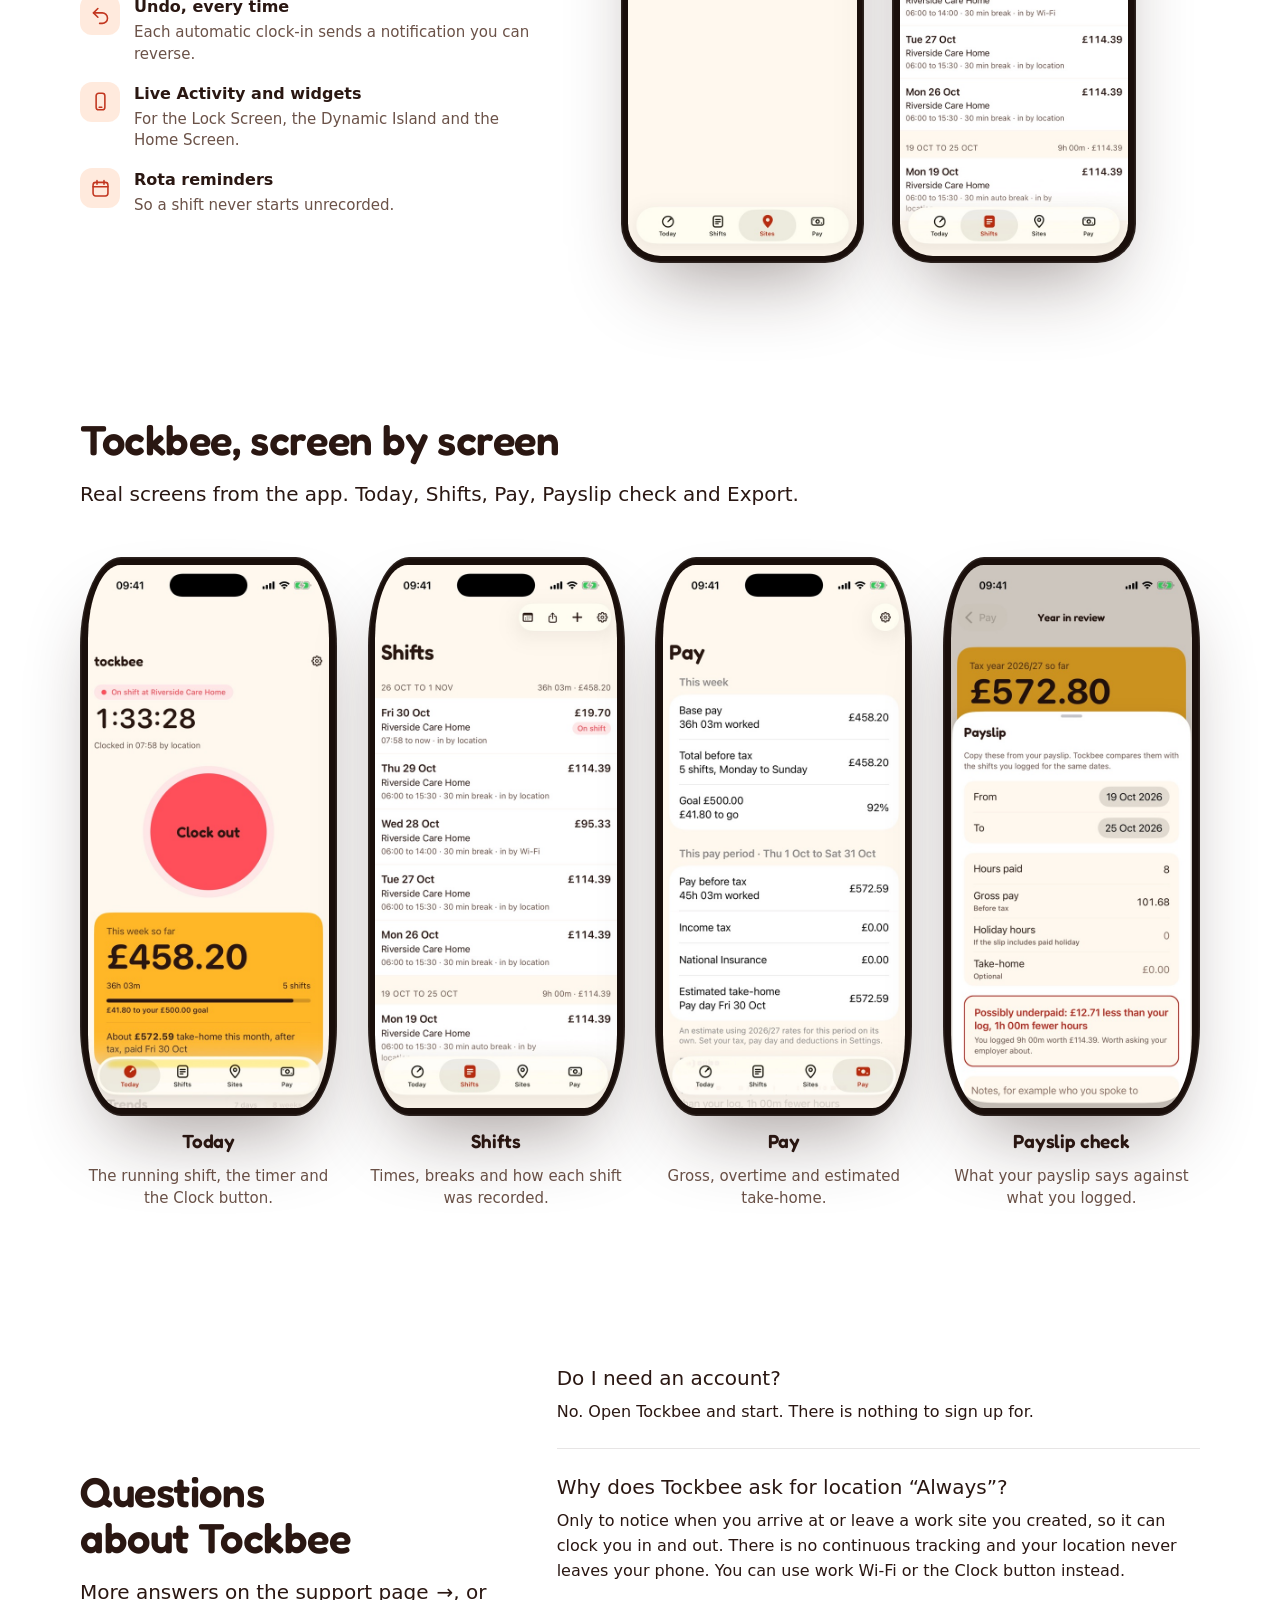
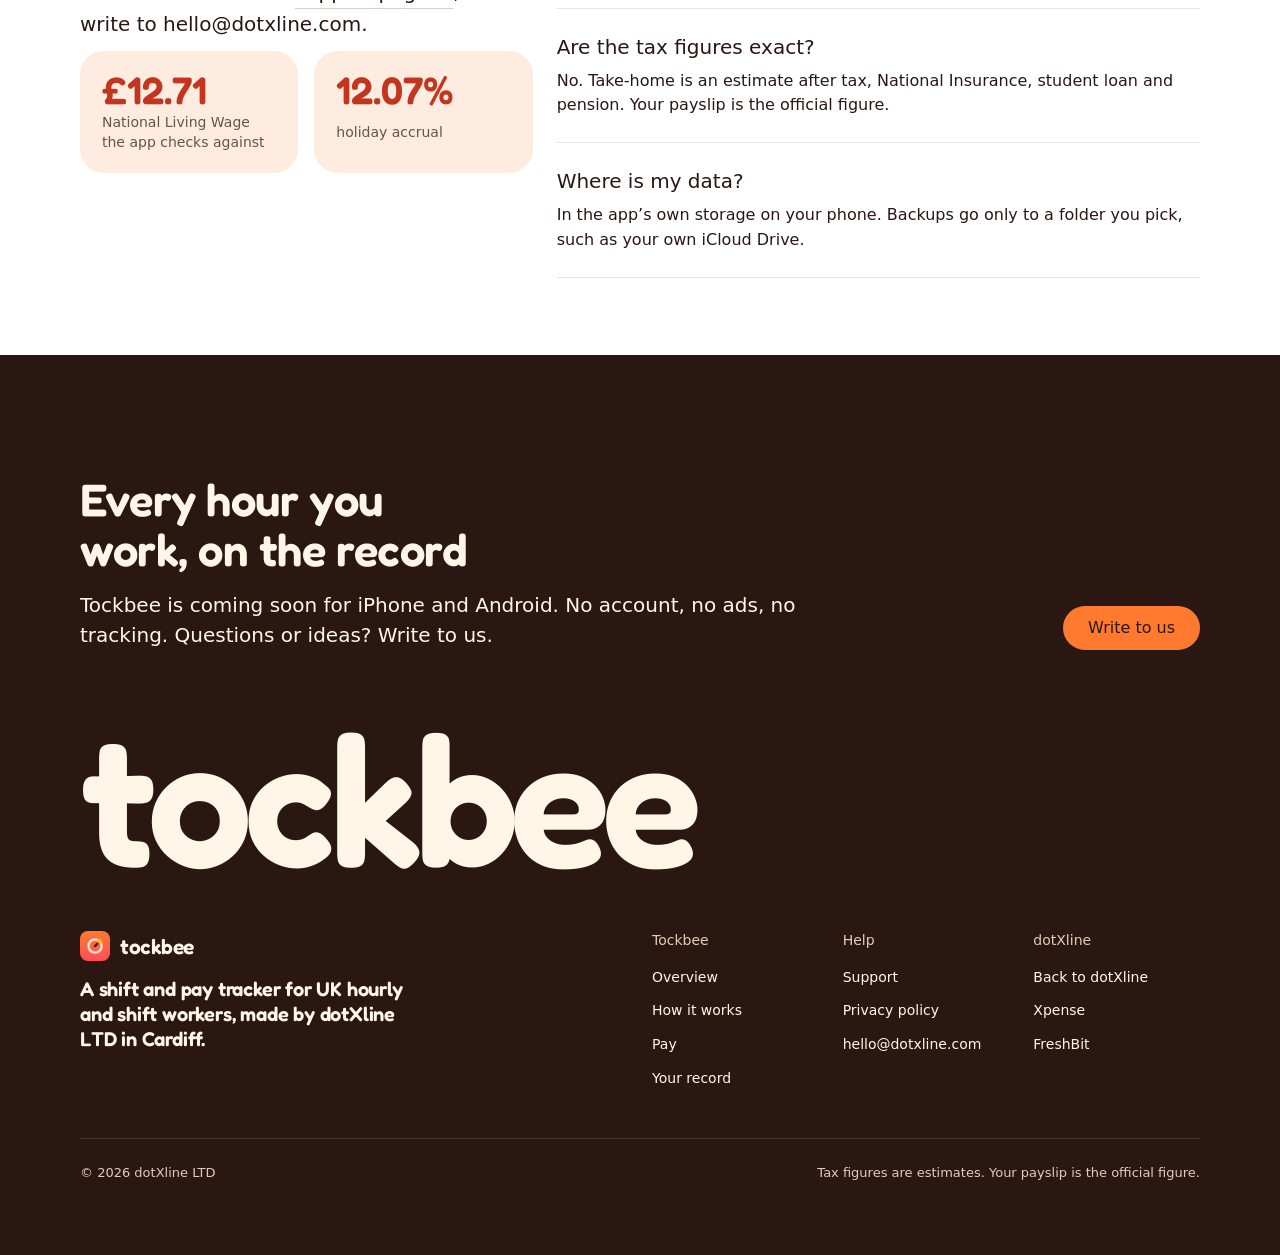
<file: how-it-works.html>
<!doctype html>
<html lang="en" data-type="software" data-radius="round" data-buttons="solid" data-motion>
<head>
<meta charset="utf-8">
<script>try{var t=localStorage.getItem("tb-theme");if(t==="light"||t==="dark")document.documentElement.dataset.theme=t}catch(e){}</script>
<meta name="viewport" content="width=device-width, initial-scale=1, viewport-fit=cover">
<title>How it works: Tockbee</title>
<meta name="description" content="Tockbee clocks you in by location, work Wi-Fi or a tap, with a notification and Undo every time.">
<meta property="og:type" content="website">
<meta property="og:title" content="How it works: Tockbee">
<meta property="og:description" content="Tockbee clocks you in by location, work Wi-Fi or a tap, with a notification and Undo every time.">
<meta property="og:image" content="https://tockbee.dotxline.com/media/tockbee-preview.jpg">
<meta name="twitter:card" content="summary_large_image">
<link rel="icon" href="img/favicon.svg" type="image/svg+xml">
<link rel="apple-touch-icon" href="img/apple-touch-icon.png">
<meta name="theme-color" content="#FFF8EE" media="(prefers-color-scheme: light)">
<meta name="theme-color" content="#140C09" media="(prefers-color-scheme: dark)">
<link rel="canonical" href="https://tockbee.dotxline.com/how-it-works.html">
<meta name="site-kind" content="software">
<meta name="page-type" content="software">
<link rel="preconnect" href="https://fonts.googleapis.com"><link rel="preconnect" href="https://fonts.gstatic.com" crossorigin>
<link href="https://fonts.googleapis.com/css2?family=Fredoka:wght@500..600&display=swap" rel="stylesheet">
<link rel="stylesheet" href="assets/system.css">
<link rel="stylesheet" href="assets/ui/cards.css">
<link rel="stylesheet" href="assets/motion/motion.css">
<link rel="stylesheet" href="assets/layout/layout.css">
<style>
:root {
  --p-bg: #FFF8EE; --p-surface: #FFFFFF; --p-ink: #2A1712; --p-muted: #6B5248;
  --p-accent: #FF7A2F; --p-accent-ink: #2A1712; --p-action: #2A1712; --p-action-ink: #FFF6E8;
  --p-inv-bg: #2A1712; --p-inv-surface: #3A2219; --p-inv-ink: #FFF6E8; --p-inv-muted: #E1CCB8;
  --p-inv-accent: #FF7A2F; --p-inv-accent-ink: #2A1712; --p-inv-action: #FF7A2F; --p-inv-action-ink: #2A1712;
  --font-display: "Fredoka", ui-rounded, system-ui, sans-serif;
  --font-text: -apple-system, BlinkMacSystemFont, "SF Pro Text", "Segoe UI", Roboto, system-ui, sans-serif;
  --font-mono: ui-monospace, "SFMono-Regular", Menlo, Consolas, monospace;
  --display-weight: 600; --display-tracking: -0.01em; --display-tracking-xl: -0.02em;
  --ly-scale: 0.92;
}
</style>
<link rel="stylesheet" href="assets/tb.css">
<script>document.documentElement.classList.add('m-enter','tb-js');setTimeout(()=>document.documentElement.classList.add('m-enter-done'),700)</script>
</head>
<body data-page="how-it-works">
<header class="dock" data-root="">
  <div class="dock__bar">
    <a class="skip-link" href="#top">Skip to content</a>
    <a class="dock__home" href="https://dotxline.com/" aria-label="Back to dotXline"><svg viewBox="0 0 24 24" fill="none" stroke="currentColor" stroke-width="2.2" stroke-linecap="round" stroke-linejoin="round" aria-hidden="true"><path d="M15 5l-7 7 7 7"/></svg><span>dotXline</span></a>
    <a class="dock__logo" href="index.html"><img src="img/tockbee-icon-512.png" alt="">tockbee</a>
    <nav class="dock__links" id="dock-links" aria-label="Main"><a href="index.html">Overview</a><a href="how-it-works.html" aria-current=page>How it works</a><a href="pay.html">Pay</a><a href="your-record.html">Your record</a><a href="support.html">Support</a></nav>
    <button class="icon-btn theme-btn" type="button" aria-label="Switch light and dark"><svg class="sun" viewBox="0 0 24 24" fill="none" stroke="currentColor" stroke-width="2" stroke-linecap="round"><circle cx="12" cy="12" r="4"/><path d="M12 2.5v2M12 19.5v2M2.5 12h2M19.5 12h2M5.3 5.3l1.4 1.4M17.3 17.3l1.4 1.4M5.3 18.7l1.4-1.4M17.3 6.7l1.4-1.4"/></svg><svg class="moon" viewBox="0 0 24 24" fill="none" stroke="currentColor" stroke-width="2" stroke-linecap="round" stroke-linejoin="round"><path d="M20 14.5A8 8 0 0 1 9.5 4 8 8 0 1 0 20 14.5z"/></svg></button>
    <button class="icon-btn dock__menu" type="button" aria-expanded="false" aria-controls="dock-links" aria-label="Menu"><svg viewBox="0 0 24 24" fill="none" stroke="currentColor" stroke-width="2" stroke-linecap="round"><path d="M4 8h16M4 16h16"/></svg></button>
    <a class="btn btn--primary" href="#get">Coming soon</a>
  </div>
</header>
<main id="top">
  <section class="page-head" aria-labelledby="ph-h">
    <div class="wrap grid">
      <div class="span-7 stack-4">
        <p class="t-label tb-k"><svg class="tb-mark" viewBox="10 10 80 80" aria-hidden="true"><path class="m-ring" pathLength="1" d="M50 19 A31 31 0 1 1 49.99 19"/><g class="m-hand"><path d="M50 50 H81"/><circle class="m-tip" cx="81" cy="50" r="11"/></g></svg>How it works</p>
        <h1 id="ph-h" data-tb-tick>Tockbee clocks you in when you arrive</h1>
        <p class="t-lead measure" data-tb-tick>By location at a work site, or by joining your work Wi-Fi. Every automatic clock-in sends a notification you can undo. The Clock button always works too.</p>
      </div>
      <div class="span-4 start-9 tb-head-mark" aria-hidden="true"><svg class="tb-mark" viewBox="10 10 80 80" aria-hidden="true"><path class="m-ring" pathLength="1" d="M50 19 A31 31 0 1 1 49.99 19"/><g class="m-hand"><path d="M50 50 H81"/><circle class="m-tip" cx="81" cy="50" r="11"/></g></svg></div>
    </div>
  </section>

  <section class="section" id="clock" aria-labelledby="clock-h">
    <div class="wrap grid">
      <div class="span-5 stack-4">
        <h2 id="clock-h" data-tb-tick>Three ways to clock in</h2>
        <div class="tb-group tb-group--flat"><ul><li data-tb-tick><span class="fi"><svg viewBox="0 0 24 24" fill="none" stroke="currentColor" stroke-width="1.8" stroke-linecap="round" stroke-linejoin="round" aria-hidden="true"><path d="M12 21s7-6.2 7-11a7 7 0 0 0-14 0c0 4.8 7 11 7 11z"/><circle cx="12" cy="10" r="2.5"/></svg></span><b>Location</b><span>Around work sites you create. No continuous tracking; your location never leaves your phone.</span></li><li data-tb-tick><span class="fi"><svg viewBox="0 0 24 24" fill="none" stroke="currentColor" stroke-width="1.8" stroke-linecap="round" stroke-linejoin="round" aria-hidden="true"><path d="M2.5 9a14 14 0 0 1 19 0M5.5 12.5a9.5 9.5 0 0 1 13 0M8.5 16a5 5 0 0 1 7 0"/><circle cx="12" cy="19.5" r="1"/></svg></span><b>Work Wi-Fi</b><span>For people who would rather not share location.</span></li><li data-tb-tick><span class="fi"><svg viewBox="0 0 24 24" fill="none" stroke="currentColor" stroke-width="1.8" stroke-linecap="round" stroke-linejoin="round" aria-hidden="true"><circle cx="12" cy="12" r="8.5"/><circle cx="12" cy="12" r="3.5"/></svg></span><b>The Clock button</b><span>For the days you would rather tap. Try it on the right.</span></li></ul></div>
      </div>
      <div class="span-7 start-6 tb-center"><div class="tph app-demo" data-ui><div class="tph__screen tb-today" data-tb-today role="group" aria-label="Working demo of the Today screen. Tap Clock in.">
  <span class="wm">tockbee</span>
  <span class="pill"><i></i>On shift at Riverside Care Home</span>
  <span class="timer" data-timer aria-live="off">0:00:00</span>
  <span class="how" data-how>Not on shift</span>
  <button type="button" class="tb-clock" data-clock>Clock in</button>
  <div class="tb-week"><small>This week so far</small><b data-earned>£458.20</b><span>at £12.71 an hour</span></div>
  <p class="tb-toast" data-toast role="status" aria-live="polite"></p>
</div></div></div>
    </div>
  </section>

  <section class="section ground-surface" id="today" aria-labelledby="today-h">
    <div class="wrap grid">
      <div class="span-5 stack-4">
        <h2 id="today-h" data-tb-tick>Your shift, wherever you look</h2>
        <p class="t-lead measure" data-tb-tick>The running shift sits on your Lock Screen and in the Dynamic Island. Rota reminders mean a shift never starts unrecorded.</p>
        <div class="tb-group tb-group--flat"><ul><li data-tb-tick><span class="fi"><svg viewBox="0 0 24 24" fill="none" stroke="currentColor" stroke-width="1.8" stroke-linecap="round" stroke-linejoin="round" aria-hidden="true"><path d="M9 14 4 9l5-5"/><path d="M4 9h10a6 6 0 0 1 0 12h-3"/></svg></span><b>Undo, every time</b><span>Each automatic clock-in sends a notification you can reverse.</span></li><li data-tb-tick><span class="fi"><svg viewBox="0 0 24 24" fill="none" stroke="currentColor" stroke-width="1.8" stroke-linecap="round" stroke-linejoin="round" aria-hidden="true"><rect x="7" y="2.5" width="10" height="19" rx="3"/><path d="M10.5 18.5h3"/></svg></span><b>Live Activity and widgets</b><span>For the Lock Screen, the Dynamic Island and the Home Screen.</span></li><li data-tb-tick><span class="fi"><svg viewBox="0 0 24 24" fill="none" stroke="currentColor" stroke-width="1.8" stroke-linecap="round" stroke-linejoin="round" aria-hidden="true"><rect x="3.5" y="5" width="17" height="15.5" rx="3"/><path d="M8 3v4M16 3v4M3.5 10h17"/></svg></span><b>Rota reminders</b><span>So a shift never starts unrecorded.</span></li></ul></div>
      </div>
      <div class="span-7 start-6 tb-pair"><div class="tph "><img src="media/sites.jpg" alt="Sites: your work sites on a map" width="552" height="1200" loading="lazy" decoding="async"></div><div class="tph tph--lift"><img src="media/shifts.jpg" alt="Shifts: every shift with its times, breaks and how it was recorded" width="552" height="1200" loading="lazy" decoding="async"></div></div>
    </div>
  </section>
  <section class="section ground-surface" id="screens" aria-labelledby="screens-h">
    <div class="wrap">
      <div class="section-head"><h2 id="screens-h" data-tb-tick>Tockbee, screen by screen</h2><p class="t-lead measure" data-tb-tick>Real screens from the app. Today, Shifts, Pay, Payslip check and Export.</p></div>
      <div class="tb-screens">
        <figure data-tb-tick><div class="tph "><img src="media/today.jpg" alt="Today: a running shift at Riverside Care Home and the Clock out button" width="552" height="1200" loading="lazy" decoding="async"></div><h3>Today</h3><p>The running shift, the timer and the Clock button.</p></figure>
        <figure data-tb-tick><div class="tph "><img src="media/shifts.jpg" alt="Shifts: every shift with its times, breaks and how it was recorded" width="552" height="1200" loading="lazy" decoding="async"></div><h3>Shifts</h3><p>Times, breaks and how each shift was recorded.</p></figure>
        <figure data-tb-tick><div class="tph "><img src="media/pay.jpg" alt="Pay: base pay, tax, National Insurance and estimated take-home" width="552" height="1200" loading="lazy" decoding="async"></div><h3>Pay</h3><p>Gross, overtime and estimated take-home.</p></figure>
        <figure data-tb-tick><div class="tph "><img src="media/payslip.jpg" alt="Payslip check: possibly underpaid by £12.71 compared with your log" width="552" height="1200" loading="lazy" decoding="async"></div><h3>Payslip check</h3><p>What your payslip says against what you logged.</p></figure>
      </div>
    </div>
  </section>
  <section class="section ground-surface" id="questions" aria-labelledby="questions-h">
    <div class="wrap grid">
      <div class="span-5 stack-4">
        <h2 id="questions-h" data-tb-tick>Questions about Tockbee</h2>
        <p class="t-lead measure" data-tb-tick>More answers on the <a class="link" href="support.html">support page</a>, or write to hello@dotxline.com.</p>
        <div class="tb-stats" data-tb-tick><div><b>£12.71</b><span>National Living Wage the app checks against</span></div><div><b>12.07%</b><span>holiday accrual</span></div></div>
      </div>
      <div class="span-7 start-6 faq"><div class="faq__item" data-tb-tick><h3>Do I need an account?</h3><p>No. Open Tockbee and start. There is nothing to sign up for.</p></div><div class="faq__item" data-tb-tick><h3>Why does Tockbee ask for location “Always”?</h3><p>Only to notice when you arrive at or leave a work site you created, so it can clock you in and out. There is no continuous tracking and your location never leaves your phone. You can use work Wi-Fi or the Clock button instead.</p></div><div class="faq__item" data-tb-tick><h3>Are the tax figures exact?</h3><p>No. Take-home is an estimate after tax, National Insurance, student loan and pension. Your payslip is the official figure.</p></div><div class="faq__item" data-tb-tick><h3>Where is my data?</h3><p>In the app’s own storage on your phone. Backups go only to a folder you pick, such as your own iCloud Drive.</p></div></div>
    </div>
  </section>
</main>
<footer class="footer closing footer--dark ground-inverse" id="get" aria-labelledby="close-h">
  <div class="wrap">
    <div class="closing__cta close--word">
      <div class="section-head--split">
        <div><h2 id="close-h">Every hour you work, on the record</h2><p class="t-lead">Tockbee is coming soon for iPhone and Android. No account, no ads, no tracking. Questions or ideas? Write to us.</p></div>
        <a class="btn btn--primary" href="mailto:hello@dotxline.com?subject=Tockbee">Write to us</a>
      </div>
      <p class="close__word" aria-hidden="true">tockbee</p>
    </div>
    <div class="closing__links">
      <div class="grid">
        <div class="span-4 stack-4">
          <a class="dock__logo" href="index.html" style="color:inherit"><img src="img/tockbee-icon-512.png" alt="">tockbee</a>
          <p class="footer__lede">A shift and pay tracker for UK hourly and shift workers, made by dotXline LTD in Cardiff.</p>
        </div>
        <div class="span-2 start-7 footer__col"><h3>Tockbee</h3><ul><li><a href="index.html">Overview</a></li><li><a href="how-it-works.html">How it works</a></li><li><a href="pay.html">Pay</a></li><li><a href="your-record.html">Your record</a></li></ul></div>
        <div class="span-2 footer__col"><h3>Help</h3><ul><li><a href="support.html">Support</a></li><li><a href="privacy.html">Privacy policy</a></li><li><a href="mailto:hello@dotxline.com">hello@dotxline.com</a></li></ul></div>
        <div class="span-2 footer__col"><h3>dotXline</h3><ul><li><a href="https://dotxline.com/">Back to dotXline</a></li><li><a href="https://xpense.dotxline.com/">Xpense</a></li><li><a href="https://freshbit.dotxline.com/">FreshBit</a></li></ul></div>
      </div>
      <div class="footer__legal"><span>&copy; 2026 dotXline LTD</span><span>Tax figures are estimates. Your payslip is the official figure.</span></div>
    </div>
  </div>
</footer>
<script type="module" src="assets/system.js"></script>
<script type="module" src="assets/motion/motion.js"></script>
<script type="module" src="assets/layout/layout.js"></script>
<script src="assets/tb.js" defer></script>
</body>
</html>
</file>
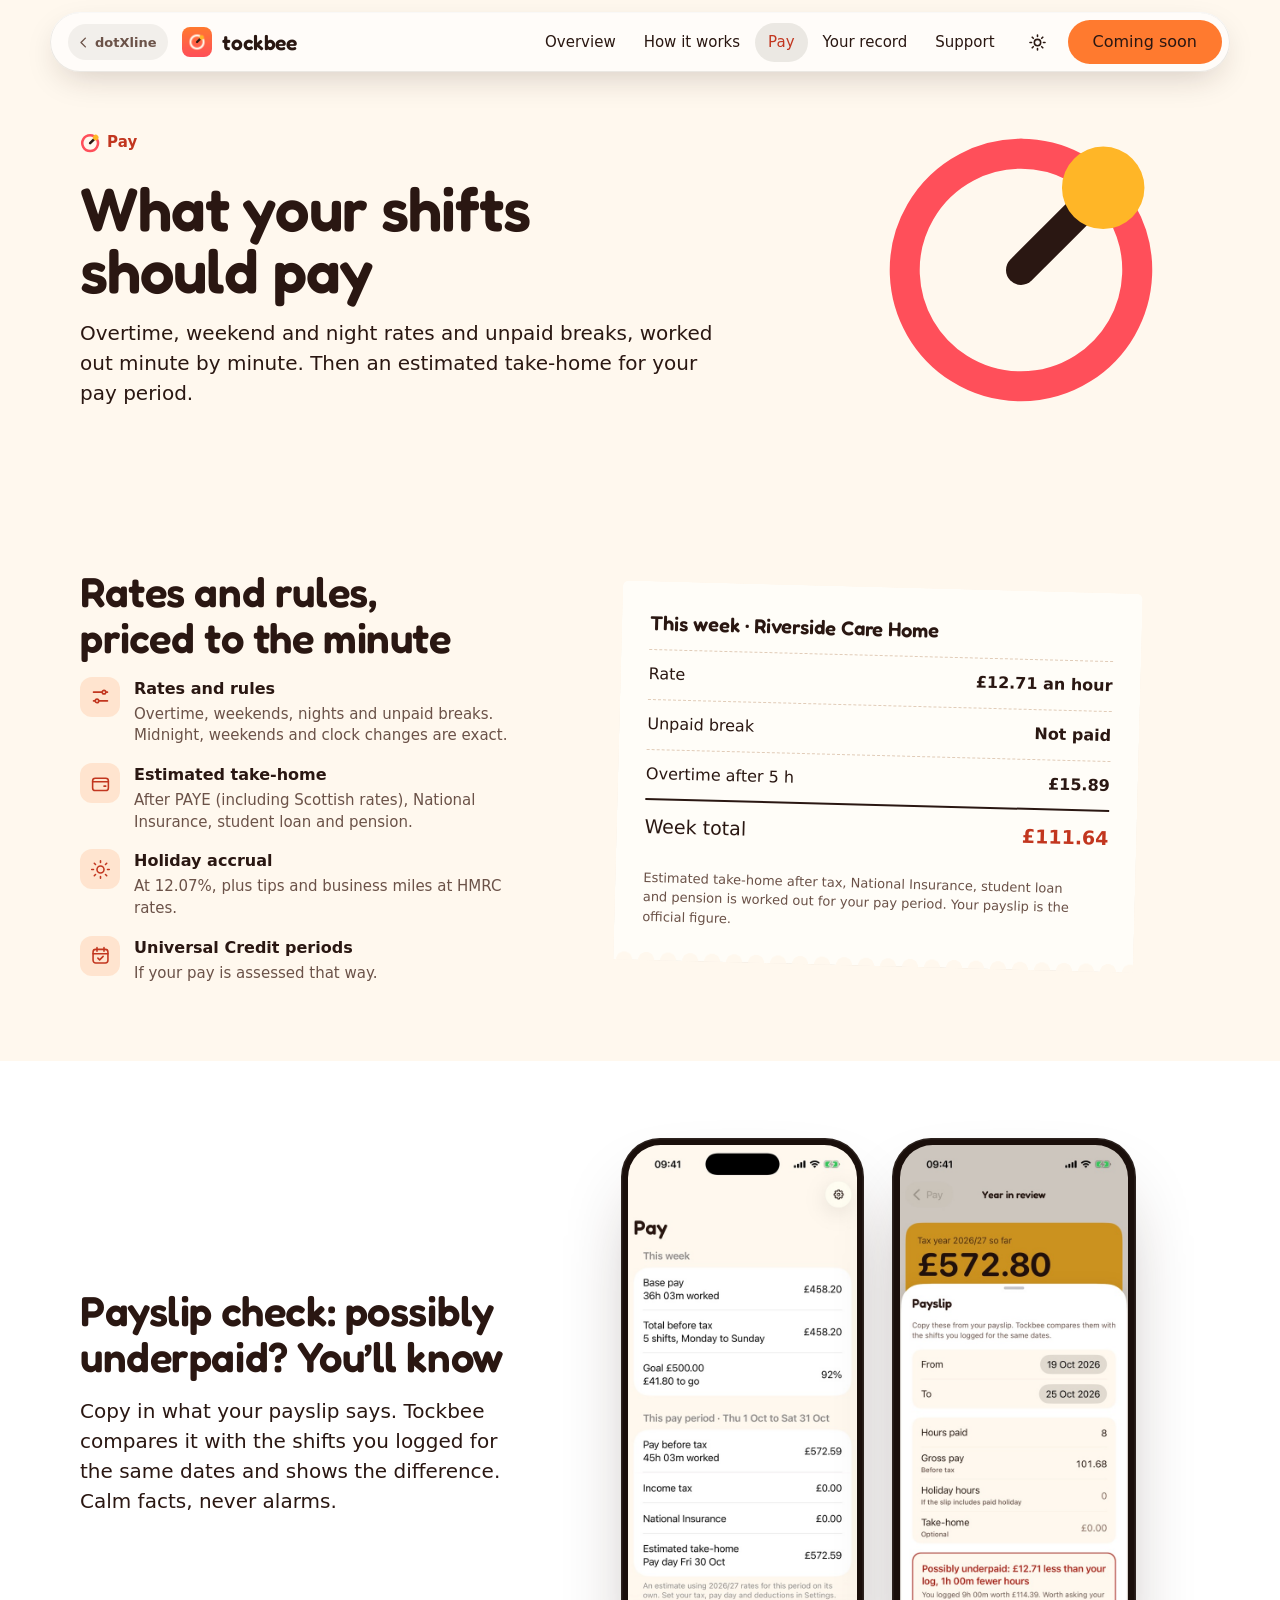
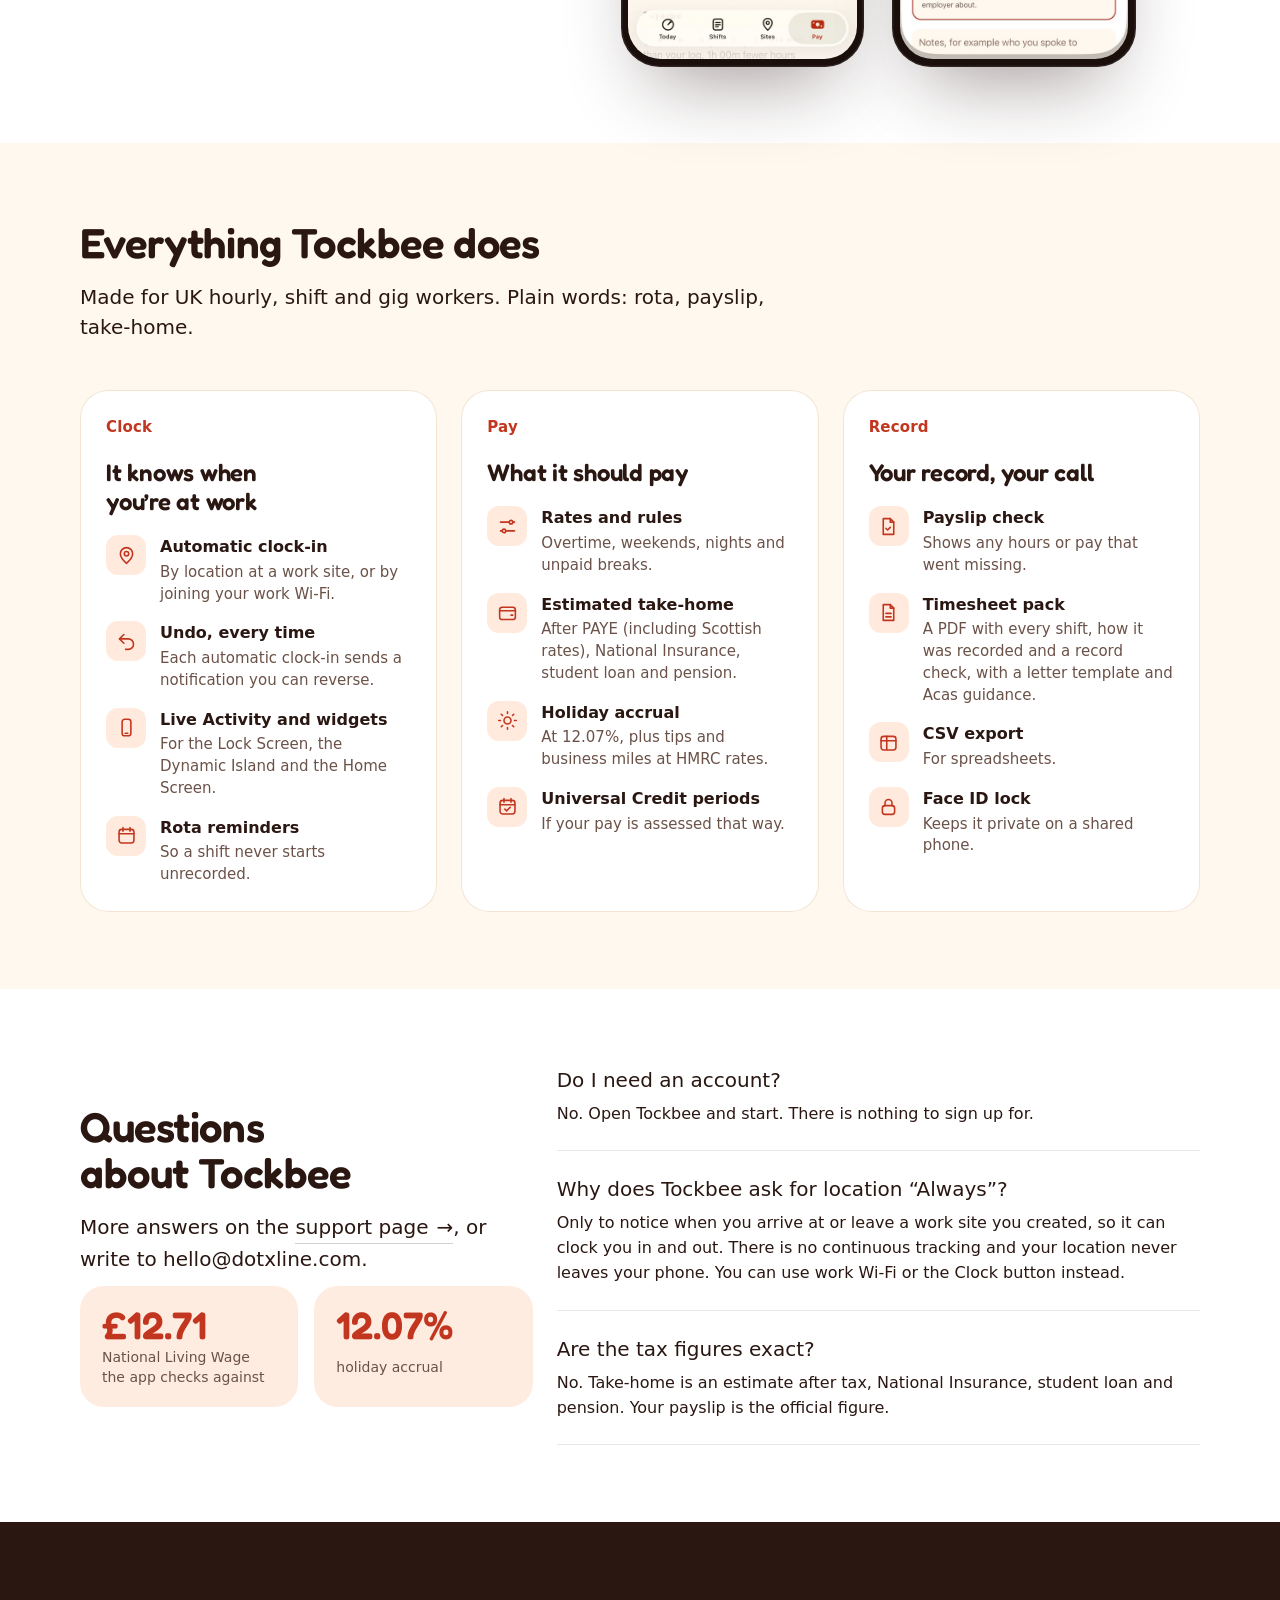
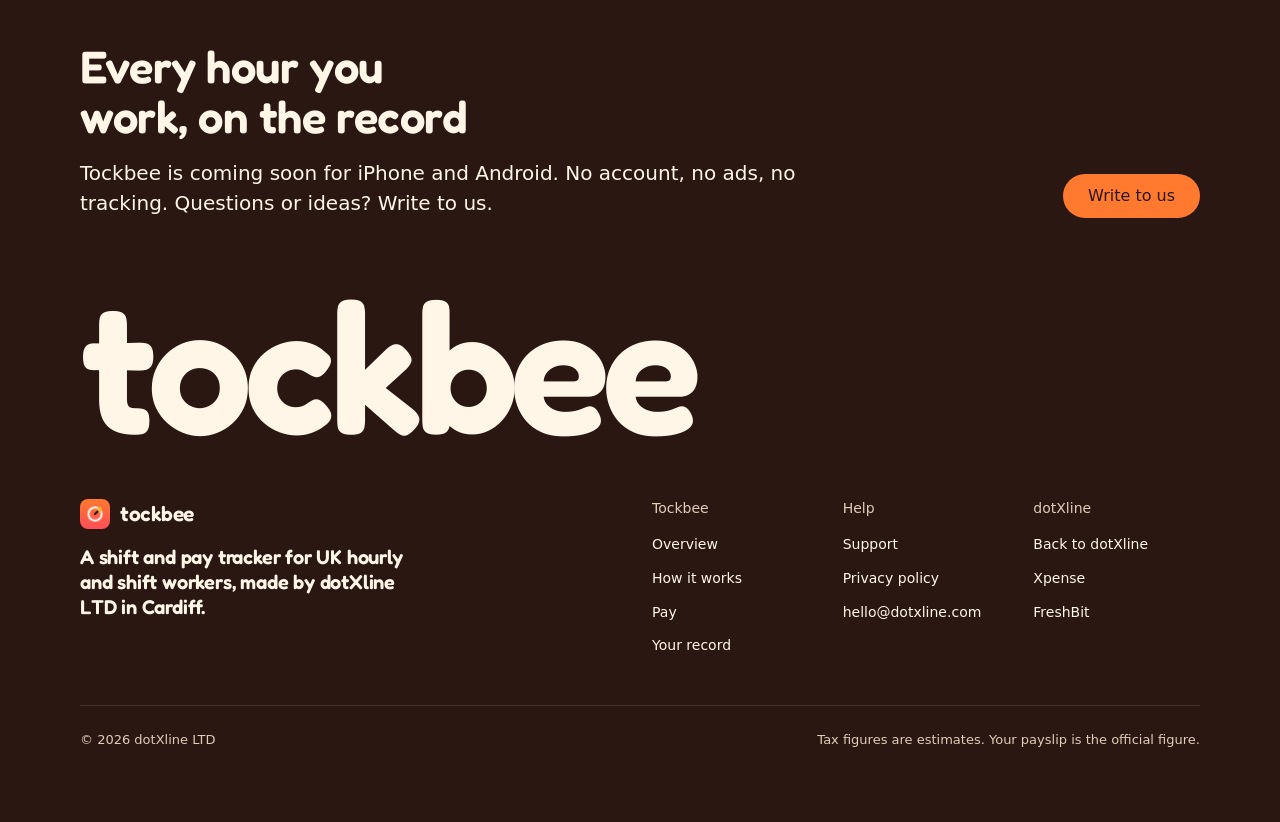
<file: pay.html>
<!doctype html>
<html lang="en" data-type="software" data-radius="round" data-buttons="solid" data-motion>
<head>
<meta charset="utf-8">
<script>try{var t=localStorage.getItem("tb-theme");if(t==="light"||t==="dark")document.documentElement.dataset.theme=t}catch(e){}</script>
<meta name="viewport" content="width=device-width, initial-scale=1, viewport-fit=cover">
<title>Pay: Tockbee</title>
<meta name="description" content="Overtime, weekend and night rates, unpaid breaks, an estimated take-home and a payslip check.">
<meta property="og:type" content="website">
<meta property="og:title" content="Pay: Tockbee">
<meta property="og:description" content="Overtime, weekend and night rates, unpaid breaks, an estimated take-home and a payslip check.">
<meta property="og:image" content="https://tockbee.dotxline.com/media/tockbee-preview.jpg">
<meta name="twitter:card" content="summary_large_image">
<link rel="icon" href="img/favicon.svg" type="image/svg+xml">
<link rel="apple-touch-icon" href="img/apple-touch-icon.png">
<meta name="theme-color" content="#FFF8EE" media="(prefers-color-scheme: light)">
<meta name="theme-color" content="#140C09" media="(prefers-color-scheme: dark)">
<link rel="canonical" href="https://tockbee.dotxline.com/pay.html">
<meta name="site-kind" content="software">
<meta name="page-type" content="software">
<link rel="preconnect" href="https://fonts.googleapis.com"><link rel="preconnect" href="https://fonts.gstatic.com" crossorigin>
<link href="https://fonts.googleapis.com/css2?family=Fredoka:wght@500..600&display=swap" rel="stylesheet">
<link rel="stylesheet" href="assets/system.css">
<link rel="stylesheet" href="assets/ui/cards.css">
<link rel="stylesheet" href="assets/motion/motion.css">
<link rel="stylesheet" href="assets/layout/layout.css">
<style>
:root {
  --p-bg: #FFF8EE; --p-surface: #FFFFFF; --p-ink: #2A1712; --p-muted: #6B5248;
  --p-accent: #FF7A2F; --p-accent-ink: #2A1712; --p-action: #2A1712; --p-action-ink: #FFF6E8;
  --p-inv-bg: #2A1712; --p-inv-surface: #3A2219; --p-inv-ink: #FFF6E8; --p-inv-muted: #E1CCB8;
  --p-inv-accent: #FF7A2F; --p-inv-accent-ink: #2A1712; --p-inv-action: #FF7A2F; --p-inv-action-ink: #2A1712;
  --font-display: "Fredoka", ui-rounded, system-ui, sans-serif;
  --font-text: -apple-system, BlinkMacSystemFont, "SF Pro Text", "Segoe UI", Roboto, system-ui, sans-serif;
  --font-mono: ui-monospace, "SFMono-Regular", Menlo, Consolas, monospace;
  --display-weight: 600; --display-tracking: -0.01em; --display-tracking-xl: -0.02em;
  --ly-scale: 0.92;
}
</style>
<link rel="stylesheet" href="assets/tb.css">
<script>document.documentElement.classList.add('m-enter','tb-js');setTimeout(()=>document.documentElement.classList.add('m-enter-done'),700)</script>
</head>
<body data-page="pay">
<header class="dock" data-root="">
  <div class="dock__bar">
    <a class="skip-link" href="#top">Skip to content</a>
    <a class="dock__home" href="https://dotxline.com/" aria-label="Back to dotXline"><svg viewBox="0 0 24 24" fill="none" stroke="currentColor" stroke-width="2.2" stroke-linecap="round" stroke-linejoin="round" aria-hidden="true"><path d="M15 5l-7 7 7 7"/></svg><span>dotXline</span></a>
    <a class="dock__logo" href="index.html"><img src="img/tockbee-icon-512.png" alt="">tockbee</a>
    <nav class="dock__links" id="dock-links" aria-label="Main"><a href="index.html">Overview</a><a href="how-it-works.html">How it works</a><a href="pay.html" aria-current=page>Pay</a><a href="your-record.html">Your record</a><a href="support.html">Support</a></nav>
    <button class="icon-btn theme-btn" type="button" aria-label="Switch light and dark"><svg class="sun" viewBox="0 0 24 24" fill="none" stroke="currentColor" stroke-width="2" stroke-linecap="round"><circle cx="12" cy="12" r="4"/><path d="M12 2.5v2M12 19.5v2M2.5 12h2M19.5 12h2M5.3 5.3l1.4 1.4M17.3 17.3l1.4 1.4M5.3 18.7l1.4-1.4M17.3 6.7l1.4-1.4"/></svg><svg class="moon" viewBox="0 0 24 24" fill="none" stroke="currentColor" stroke-width="2" stroke-linecap="round" stroke-linejoin="round"><path d="M20 14.5A8 8 0 0 1 9.5 4 8 8 0 1 0 20 14.5z"/></svg></button>
    <button class="icon-btn dock__menu" type="button" aria-expanded="false" aria-controls="dock-links" aria-label="Menu"><svg viewBox="0 0 24 24" fill="none" stroke="currentColor" stroke-width="2" stroke-linecap="round"><path d="M4 8h16M4 16h16"/></svg></button>
    <a class="btn btn--primary" href="#get">Coming soon</a>
  </div>
</header>
<main id="top">
  <section class="page-head" aria-labelledby="ph-h">
    <div class="wrap grid">
      <div class="span-7 stack-4">
        <p class="t-label tb-k"><svg class="tb-mark" viewBox="10 10 80 80" aria-hidden="true"><path class="m-ring" pathLength="1" d="M50 19 A31 31 0 1 1 49.99 19"/><g class="m-hand"><path d="M50 50 H81"/><circle class="m-tip" cx="81" cy="50" r="11"/></g></svg>Pay</p>
        <h1 id="ph-h" data-tb-tick>What your shifts should pay</h1>
        <p class="t-lead measure" data-tb-tick>Overtime, weekend and night rates and unpaid breaks, worked out minute by minute. Then an estimated take-home for your pay period.</p>
      </div>
      <div class="span-4 start-9 tb-head-mark" aria-hidden="true"><svg class="tb-mark" viewBox="10 10 80 80" aria-hidden="true"><path class="m-ring" pathLength="1" d="M50 19 A31 31 0 1 1 49.99 19"/><g class="m-hand"><path d="M50 50 H81"/><circle class="m-tip" cx="81" cy="50" r="11"/></g></svg></div>
    </div>
  </section>

  <section class="section" id="rates" aria-labelledby="rates-h">
    <div class="wrap grid">
      <div class="span-5 stack-4">
        <h2 id="rates-h" data-tb-tick>Rates and rules, priced to the minute</h2>
        <div class="tb-group tb-group--flat"><ul><li data-tb-tick><span class="fi"><svg viewBox="0 0 24 24" fill="none" stroke="currentColor" stroke-width="1.8" stroke-linecap="round" stroke-linejoin="round" aria-hidden="true"><path d="M4 7h10M18 7h2M4 17h2M10 17h10"/><circle cx="16" cy="7" r="2"/><circle cx="8" cy="17" r="2"/></svg></span><b>Rates and rules</b><span>Overtime, weekends, nights and unpaid breaks. Midnight, weekends and clock changes are exact.</span></li><li data-tb-tick><span class="fi"><svg viewBox="0 0 24 24" fill="none" stroke="currentColor" stroke-width="1.8" stroke-linecap="round" stroke-linejoin="round" aria-hidden="true"><rect x="3" y="6" width="18" height="14" rx="3"/><path d="M3 10h18M16 15h2"/></svg></span><b>Estimated take-home</b><span>After PAYE (including Scottish rates), National Insurance, student loan and pension.</span></li><li data-tb-tick><span class="fi"><svg viewBox="0 0 24 24" fill="none" stroke="currentColor" stroke-width="1.8" stroke-linecap="round" stroke-linejoin="round" aria-hidden="true"><circle cx="12" cy="12" r="4"/><path d="M12 2v2M12 20v2M2 12h2M20 12h2M4.9 4.9l1.4 1.4M17.7 17.7l1.4 1.4M4.9 19.1l1.4-1.4M17.7 6.3l1.4-1.4"/></svg></span><b>Holiday accrual</b><span>At 12.07%, plus tips and business miles at HMRC rates.</span></li><li data-tb-tick><span class="fi"><svg viewBox="0 0 24 24" fill="none" stroke="currentColor" stroke-width="1.8" stroke-linecap="round" stroke-linejoin="round" aria-hidden="true"><rect x="3.5" y="5" width="17" height="15.5" rx="3"/><path d="M8 3v4M16 3v4M3.5 10h17M9 15l2 2 4-4"/></svg></span><b>Universal Credit periods</b><span>If your pay is assessed that way.</span></li></ul></div>
      </div>
      <div class="span-7 start-6 tb-center"><div class="tb-receipt" data-ui role="img" aria-label="An itemised shift: base pay, overtime, then estimated take-home after tax, National Insurance and pension">
  <p class="tb-receipt__h">This week · Riverside Care Home</p>
  <div data-tb-row><span>Rate</span><b>£12.71 an hour</b></div>
  <div data-tb-row><span>Unpaid break</span><b>Not paid</b></div>
  <div data-tb-row><span>Overtime after 5 h</span><b>£15.89</b></div>
  <div data-tb-row class="sum"><span>Week total</span><b>£111.64</b></div>
  <p class="tb-receipt__note" data-tb-row>Estimated take-home after tax, National Insurance, student loan and pension is worked out for your pay period. Your payslip is the official figure.</p>
</div></div>
    </div>
  </section>

  <section class="section ground-surface" id="payslip" aria-labelledby="payslip-h">
    <div class="wrap grid">
      <div class="span-5 stack-4">
        <h2 id="payslip-h" data-tb-tick>Payslip check: possibly underpaid? You’ll know</h2>
        <p class="t-lead measure" data-tb-tick>Copy in what your payslip says. Tockbee compares it with the shifts you logged for the same dates and shows the difference. Calm facts, never alarms.</p>
      </div>
      <div class="span-7 start-6 tb-pair"><div class="tph "><img src="media/pay.jpg" alt="Pay: this week and this pay period, before tax and after" width="552" height="1200" loading="lazy" decoding="async"></div><div class="tph tph--lift"><img src="media/payslip.jpg" alt="Payslip check: possibly underpaid by £12.71 compared with your log" width="552" height="1200" loading="lazy" decoding="async"></div></div>
    </div>
  </section>
  <section class="section" id="features" aria-labelledby="features-h">
    <div class="wrap">
      <div class="section-head"><h2 id="features-h" data-tb-tick>Everything Tockbee does</h2><p class="t-lead measure" data-tb-tick>Made for UK hourly, shift and gig workers. Plain words: rota, payslip, take-home.</p></div>
      <div class="tb-groups">
        <div class="tb-group" data-tb-tick><p class="tb-k">Clock</p><h3>It knows when you’re at work</h3><ul><li data-tb-tick><span class="fi"><svg viewBox="0 0 24 24" fill="none" stroke="currentColor" stroke-width="1.8" stroke-linecap="round" stroke-linejoin="round" aria-hidden="true"><path d="M12 21s7-6.2 7-11a7 7 0 0 0-14 0c0 4.8 7 11 7 11z"/><circle cx="12" cy="10" r="2.5"/></svg></span><b>Automatic clock-in</b><span>By location at a work site, or by joining your work Wi-Fi.</span></li><li data-tb-tick><span class="fi"><svg viewBox="0 0 24 24" fill="none" stroke="currentColor" stroke-width="1.8" stroke-linecap="round" stroke-linejoin="round" aria-hidden="true"><path d="M9 14 4 9l5-5"/><path d="M4 9h10a6 6 0 0 1 0 12h-3"/></svg></span><b>Undo, every time</b><span>Each automatic clock-in sends a notification you can reverse.</span></li><li data-tb-tick><span class="fi"><svg viewBox="0 0 24 24" fill="none" stroke="currentColor" stroke-width="1.8" stroke-linecap="round" stroke-linejoin="round" aria-hidden="true"><rect x="7" y="2.5" width="10" height="19" rx="3"/><path d="M10.5 18.5h3"/></svg></span><b>Live Activity and widgets</b><span>For the Lock Screen, the Dynamic Island and the Home Screen.</span></li><li data-tb-tick><span class="fi"><svg viewBox="0 0 24 24" fill="none" stroke="currentColor" stroke-width="1.8" stroke-linecap="round" stroke-linejoin="round" aria-hidden="true"><rect x="3.5" y="5" width="17" height="15.5" rx="3"/><path d="M8 3v4M16 3v4M3.5 10h17"/></svg></span><b>Rota reminders</b><span>So a shift never starts unrecorded.</span></li></ul></div>
        <div class="tb-group" data-tb-tick><p class="tb-k">Pay</p><h3>What it should pay</h3><ul><li data-tb-tick><span class="fi"><svg viewBox="0 0 24 24" fill="none" stroke="currentColor" stroke-width="1.8" stroke-linecap="round" stroke-linejoin="round" aria-hidden="true"><path d="M4 7h10M18 7h2M4 17h2M10 17h10"/><circle cx="16" cy="7" r="2"/><circle cx="8" cy="17" r="2"/></svg></span><b>Rates and rules</b><span>Overtime, weekends, nights and unpaid breaks.</span></li><li data-tb-tick><span class="fi"><svg viewBox="0 0 24 24" fill="none" stroke="currentColor" stroke-width="1.8" stroke-linecap="round" stroke-linejoin="round" aria-hidden="true"><rect x="3" y="6" width="18" height="14" rx="3"/><path d="M3 10h18M16 15h2"/></svg></span><b>Estimated take-home</b><span>After PAYE (including Scottish rates), National Insurance, student loan and pension.</span></li><li data-tb-tick><span class="fi"><svg viewBox="0 0 24 24" fill="none" stroke="currentColor" stroke-width="1.8" stroke-linecap="round" stroke-linejoin="round" aria-hidden="true"><circle cx="12" cy="12" r="4"/><path d="M12 2v2M12 20v2M2 12h2M20 12h2M4.9 4.9l1.4 1.4M17.7 17.7l1.4 1.4M4.9 19.1l1.4-1.4M17.7 6.3l1.4-1.4"/></svg></span><b>Holiday accrual</b><span>At 12.07%, plus tips and business miles at HMRC rates.</span></li><li data-tb-tick><span class="fi"><svg viewBox="0 0 24 24" fill="none" stroke="currentColor" stroke-width="1.8" stroke-linecap="round" stroke-linejoin="round" aria-hidden="true"><rect x="3.5" y="5" width="17" height="15.5" rx="3"/><path d="M8 3v4M16 3v4M3.5 10h17M9 15l2 2 4-4"/></svg></span><b>Universal Credit periods</b><span>If your pay is assessed that way.</span></li></ul></div>
        <div class="tb-group" data-tb-tick><p class="tb-k">Record</p><h3>Your record, your call</h3><ul><li data-tb-tick><span class="fi"><svg viewBox="0 0 24 24" fill="none" stroke="currentColor" stroke-width="1.8" stroke-linecap="round" stroke-linejoin="round" aria-hidden="true"><path d="M6 3h8l4 4v14H6z"/><path d="M14 3v4h4M9 14l2 2 3-3"/></svg></span><b>Payslip check</b><span>Shows any hours or pay that went missing.</span></li><li data-tb-tick><span class="fi"><svg viewBox="0 0 24 24" fill="none" stroke="currentColor" stroke-width="1.8" stroke-linecap="round" stroke-linejoin="round" aria-hidden="true"><path d="M6 3h8l4 4v14H6z"/><path d="M14 3v4h4M9 13h6M9 17h6"/></svg></span><b>Timesheet pack</b><span>A PDF with every shift, how it was recorded and a record check, with a letter template and Acas guidance.</span></li><li data-tb-tick><span class="fi"><svg viewBox="0 0 24 24" fill="none" stroke="currentColor" stroke-width="1.8" stroke-linecap="round" stroke-linejoin="round" aria-hidden="true"><rect x="3.5" y="5" width="17" height="15.5" rx="3"/><path d="M3.5 10h17M10 5v15"/></svg></span><b>CSV export</b><span>For spreadsheets.</span></li><li data-tb-tick><span class="fi"><svg viewBox="0 0 24 24" fill="none" stroke="currentColor" stroke-width="1.8" stroke-linecap="round" stroke-linejoin="round" aria-hidden="true"><rect x="5" y="11" width="14" height="10" rx="3"/><path d="M8 11V8a4 4 0 0 1 8 0v3"/></svg></span><b>Face ID lock</b><span>Keeps it private on a shared phone.</span></li></ul></div>
      </div>
    </div>
  </section>
  <section class="section ground-surface" id="questions" aria-labelledby="questions-h">
    <div class="wrap grid">
      <div class="span-5 stack-4">
        <h2 id="questions-h" data-tb-tick>Questions about Tockbee</h2>
        <p class="t-lead measure" data-tb-tick>More answers on the <a class="link" href="support.html">support page</a>, or write to hello@dotxline.com.</p>
        <div class="tb-stats" data-tb-tick><div><b>£12.71</b><span>National Living Wage the app checks against</span></div><div><b>12.07%</b><span>holiday accrual</span></div></div>
      </div>
      <div class="span-7 start-6 faq"><div class="faq__item" data-tb-tick><h3>Do I need an account?</h3><p>No. Open Tockbee and start. There is nothing to sign up for.</p></div><div class="faq__item" data-tb-tick><h3>Why does Tockbee ask for location “Always”?</h3><p>Only to notice when you arrive at or leave a work site you created, so it can clock you in and out. There is no continuous tracking and your location never leaves your phone. You can use work Wi-Fi or the Clock button instead.</p></div><div class="faq__item" data-tb-tick><h3>Are the tax figures exact?</h3><p>No. Take-home is an estimate after tax, National Insurance, student loan and pension. Your payslip is the official figure.</p></div></div>
    </div>
  </section>
</main>
<footer class="footer closing footer--dark ground-inverse" id="get" aria-labelledby="close-h">
  <div class="wrap">
    <div class="closing__cta close--word">
      <div class="section-head--split">
        <div><h2 id="close-h">Every hour you work, on the record</h2><p class="t-lead">Tockbee is coming soon for iPhone and Android. No account, no ads, no tracking. Questions or ideas? Write to us.</p></div>
        <a class="btn btn--primary" href="mailto:hello@dotxline.com?subject=Tockbee">Write to us</a>
      </div>
      <p class="close__word" aria-hidden="true">tockbee</p>
    </div>
    <div class="closing__links">
      <div class="grid">
        <div class="span-4 stack-4">
          <a class="dock__logo" href="index.html" style="color:inherit"><img src="img/tockbee-icon-512.png" alt="">tockbee</a>
          <p class="footer__lede">A shift and pay tracker for UK hourly and shift workers, made by dotXline LTD in Cardiff.</p>
        </div>
        <div class="span-2 start-7 footer__col"><h3>Tockbee</h3><ul><li><a href="index.html">Overview</a></li><li><a href="how-it-works.html">How it works</a></li><li><a href="pay.html">Pay</a></li><li><a href="your-record.html">Your record</a></li></ul></div>
        <div class="span-2 footer__col"><h3>Help</h3><ul><li><a href="support.html">Support</a></li><li><a href="privacy.html">Privacy policy</a></li><li><a href="mailto:hello@dotxline.com">hello@dotxline.com</a></li></ul></div>
        <div class="span-2 footer__col"><h3>dotXline</h3><ul><li><a href="https://dotxline.com/">Back to dotXline</a></li><li><a href="https://xpense.dotxline.com/">Xpense</a></li><li><a href="https://freshbit.dotxline.com/">FreshBit</a></li></ul></div>
      </div>
      <div class="footer__legal"><span>&copy; 2026 dotXline LTD</span><span>Tax figures are estimates. Your payslip is the official figure.</span></div>
    </div>
  </div>
</footer>
<script type="module" src="assets/system.js"></script>
<script type="module" src="assets/motion/motion.js"></script>
<script type="module" src="assets/layout/layout.js"></script>
<script src="assets/tb.js" defer></script>
</body>
</html>
</file>
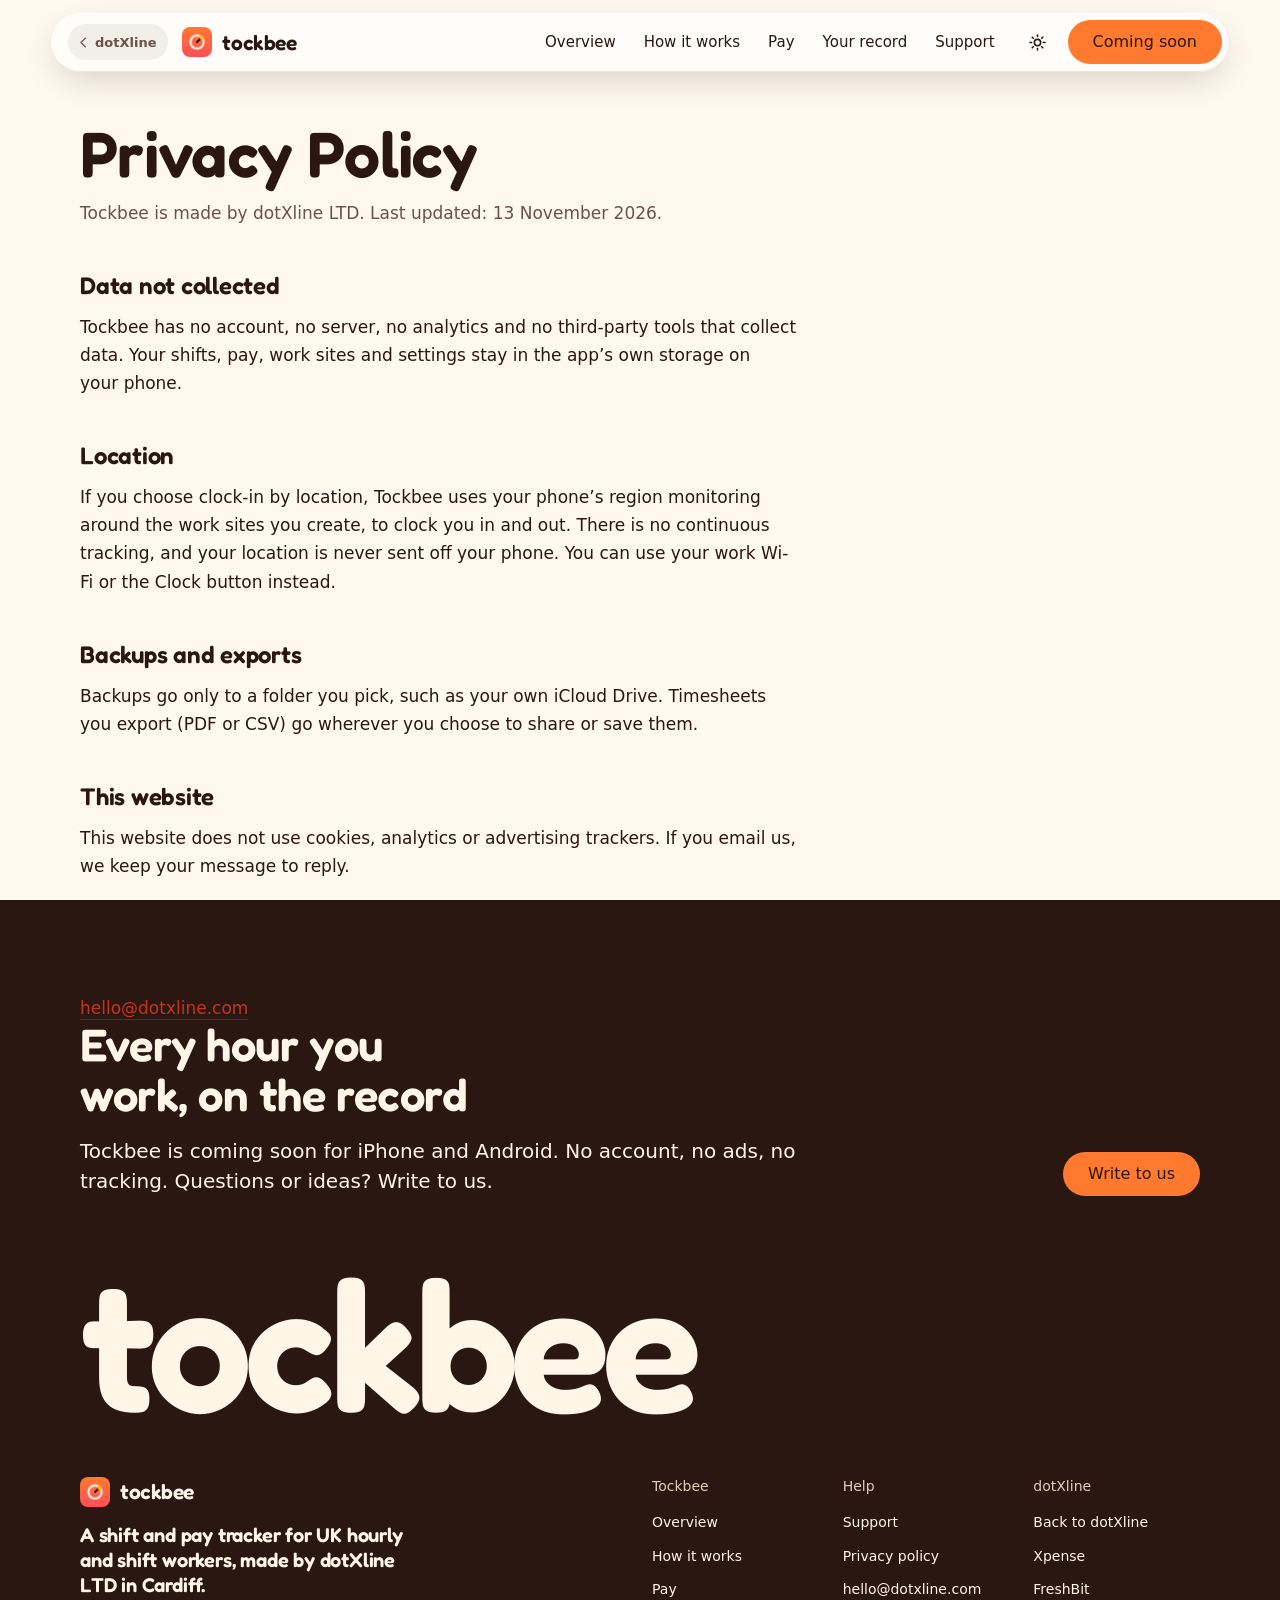
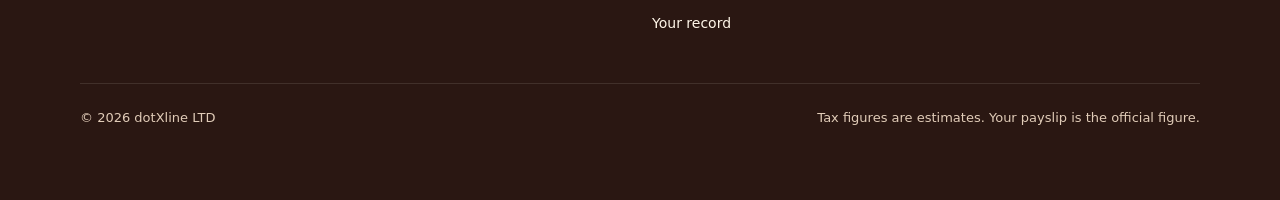
<file: privacy.html>
<!doctype html>
<html lang="en" data-type="software" data-radius="round" data-buttons="solid" data-motion>
<head>
<meta charset="utf-8">
<script>try{var t=localStorage.getItem("tb-theme");if(t==="light"||t==="dark")document.documentElement.dataset.theme=t}catch(e){}</script>
<meta name="viewport" content="width=device-width, initial-scale=1, viewport-fit=cover">
<title>Privacy policy: Tockbee</title>
<meta name="description" content="Tockbee collects no data: no account, no server, no analytics. Your shifts and pay stay on your phone.">
<meta property="og:type" content="website">
<meta property="og:title" content="Privacy policy: Tockbee">
<meta property="og:description" content="Tockbee collects no data: no account, no server, no analytics. Your shifts and pay stay on your phone.">
<meta property="og:image" content="https://tockbee.dotxline.com/media/tockbee-preview.jpg">
<meta name="twitter:card" content="summary_large_image">
<link rel="icon" href="img/favicon.svg" type="image/svg+xml">
<link rel="apple-touch-icon" href="img/apple-touch-icon.png">
<meta name="theme-color" content="#FFF8EE" media="(prefers-color-scheme: light)">
<meta name="theme-color" content="#140C09" media="(prefers-color-scheme: dark)">
<link rel="canonical" href="https://tockbee.dotxline.com/privacy.html">
<meta name="site-kind" content="software">
<meta name="page-type" content="software">
<link rel="preconnect" href="https://fonts.googleapis.com"><link rel="preconnect" href="https://fonts.gstatic.com" crossorigin>
<link href="https://fonts.googleapis.com/css2?family=Fredoka:wght@500..600&display=swap" rel="stylesheet">
<link rel="stylesheet" href="assets/system.css">
<link rel="stylesheet" href="assets/ui/cards.css">
<link rel="stylesheet" href="assets/motion/motion.css">
<link rel="stylesheet" href="assets/layout/layout.css">
<style>
:root {
  --p-bg: #FFF8EE; --p-surface: #FFFFFF; --p-ink: #2A1712; --p-muted: #6B5248;
  --p-accent: #FF7A2F; --p-accent-ink: #2A1712; --p-action: #2A1712; --p-action-ink: #FFF6E8;
  --p-inv-bg: #2A1712; --p-inv-surface: #3A2219; --p-inv-ink: #FFF6E8; --p-inv-muted: #E1CCB8;
  --p-inv-accent: #FF7A2F; --p-inv-accent-ink: #2A1712; --p-inv-action: #FF7A2F; --p-inv-action-ink: #2A1712;
  --font-display: "Fredoka", ui-rounded, system-ui, sans-serif;
  --font-text: -apple-system, BlinkMacSystemFont, "SF Pro Text", "Segoe UI", Roboto, system-ui, sans-serif;
  --font-mono: ui-monospace, "SFMono-Regular", Menlo, Consolas, monospace;
  --display-weight: 600; --display-tracking: -0.01em; --display-tracking-xl: -0.02em;
  --ly-scale: 0.92;
}
</style>
<link rel="stylesheet" href="assets/tb.css">
<script>document.documentElement.classList.add('m-enter','tb-js');setTimeout(()=>document.documentElement.classList.add('m-enter-done'),700)</script>
</head>
<body data-page="privacy">
<header class="dock" data-root="">
  <div class="dock__bar">
    <a class="skip-link" href="#top">Skip to content</a>
    <a class="dock__home" href="https://dotxline.com/" aria-label="Back to dotXline"><svg viewBox="0 0 24 24" fill="none" stroke="currentColor" stroke-width="2.2" stroke-linecap="round" stroke-linejoin="round" aria-hidden="true"><path d="M15 5l-7 7 7 7"/></svg><span>dotXline</span></a>
    <a class="dock__logo" href="index.html"><img src="img/tockbee-icon-512.png" alt="">tockbee</a>
    <nav class="dock__links" id="dock-links" aria-label="Main"><a href="index.html">Overview</a><a href="how-it-works.html">How it works</a><a href="pay.html">Pay</a><a href="your-record.html">Your record</a><a href="support.html">Support</a></nav>
    <button class="icon-btn theme-btn" type="button" aria-label="Switch light and dark"><svg class="sun" viewBox="0 0 24 24" fill="none" stroke="currentColor" stroke-width="2" stroke-linecap="round"><circle cx="12" cy="12" r="4"/><path d="M12 2.5v2M12 19.5v2M2.5 12h2M19.5 12h2M5.3 5.3l1.4 1.4M17.3 17.3l1.4 1.4M5.3 18.7l1.4-1.4M17.3 6.7l1.4-1.4"/></svg><svg class="moon" viewBox="0 0 24 24" fill="none" stroke="currentColor" stroke-width="2" stroke-linecap="round" stroke-linejoin="round"><path d="M20 14.5A8 8 0 0 1 9.5 4 8 8 0 1 0 20 14.5z"/></svg></button>
    <button class="icon-btn dock__menu" type="button" aria-expanded="false" aria-controls="dock-links" aria-label="Menu"><svg viewBox="0 0 24 24" fill="none" stroke="currentColor" stroke-width="2" stroke-linecap="round"><path d="M4 8h16M4 16h16"/></svg></button>
    <a class="btn btn--primary" href="#get">Coming soon</a>
  </div>
</header>
<main id="top">
  <section class="doc-main"><div class="wrap"><article class="doc"><h1>Privacy Policy</h1><p class="meta">Tockbee is made by dotXline LTD. Last updated: 13 November 2026.</p>
<h2>Data not collected</h2><p>Tockbee has no account, no server, no analytics and no third-party tools that collect data. Your shifts, pay, work sites and settings stay in the app’s own storage on your phone.</p>
<h2>Location</h2><p>If you choose clock-in by location, Tockbee uses your phone’s region monitoring around the work sites you create, to clock you in and out. There is no continuous tracking, and your location is never sent off your phone. You can use your work Wi-Fi or the Clock button instead.</p>
<h2>Backups and exports</h2><p>Backups go only to a folder you pick, such as your own iCloud Drive. Timesheets you export (PDF or CSV) go wherever you choose to share or save them.</p>
<h2>This website</h2><p>This website does not use cookies, analytics or advertising trackers. If you email us, we keep your message to reply.</p>
<h2>Contact</h2><p>dotXline LTD, Cardiff, United Kingdom<br><a href="mailto:hello@dotxline.com">hello@dotxline.com</a></p></article></div></section>
</main>
<footer class="footer closing footer--dark ground-inverse" id="get" aria-labelledby="close-h">
  <div class="wrap">
    <div class="closing__cta close--word">
      <div class="section-head--split">
        <div><h2 id="close-h">Every hour you work, on the record</h2><p class="t-lead">Tockbee is coming soon for iPhone and Android. No account, no ads, no tracking. Questions or ideas? Write to us.</p></div>
        <a class="btn btn--primary" href="mailto:hello@dotxline.com?subject=Tockbee">Write to us</a>
      </div>
      <p class="close__word" aria-hidden="true">tockbee</p>
    </div>
    <div class="closing__links">
      <div class="grid">
        <div class="span-4 stack-4">
          <a class="dock__logo" href="index.html" style="color:inherit"><img src="img/tockbee-icon-512.png" alt="">tockbee</a>
          <p class="footer__lede">A shift and pay tracker for UK hourly and shift workers, made by dotXline LTD in Cardiff.</p>
        </div>
        <div class="span-2 start-7 footer__col"><h3>Tockbee</h3><ul><li><a href="index.html">Overview</a></li><li><a href="how-it-works.html">How it works</a></li><li><a href="pay.html">Pay</a></li><li><a href="your-record.html">Your record</a></li></ul></div>
        <div class="span-2 footer__col"><h3>Help</h3><ul><li><a href="support.html">Support</a></li><li><a href="privacy.html">Privacy policy</a></li><li><a href="mailto:hello@dotxline.com">hello@dotxline.com</a></li></ul></div>
        <div class="span-2 footer__col"><h3>dotXline</h3><ul><li><a href="https://dotxline.com/">Back to dotXline</a></li><li><a href="https://xpense.dotxline.com/">Xpense</a></li><li><a href="https://freshbit.dotxline.com/">FreshBit</a></li></ul></div>
      </div>
      <div class="footer__legal"><span>&copy; 2026 dotXline LTD</span><span>Tax figures are estimates. Your payslip is the official figure.</span></div>
    </div>
  </div>
</footer>
<script type="module" src="assets/system.js"></script>
<script type="module" src="assets/motion/motion.js"></script>
<script type="module" src="assets/layout/layout.js"></script>
<script src="assets/tb.js" defer></script>
</body>
</html>
</file>
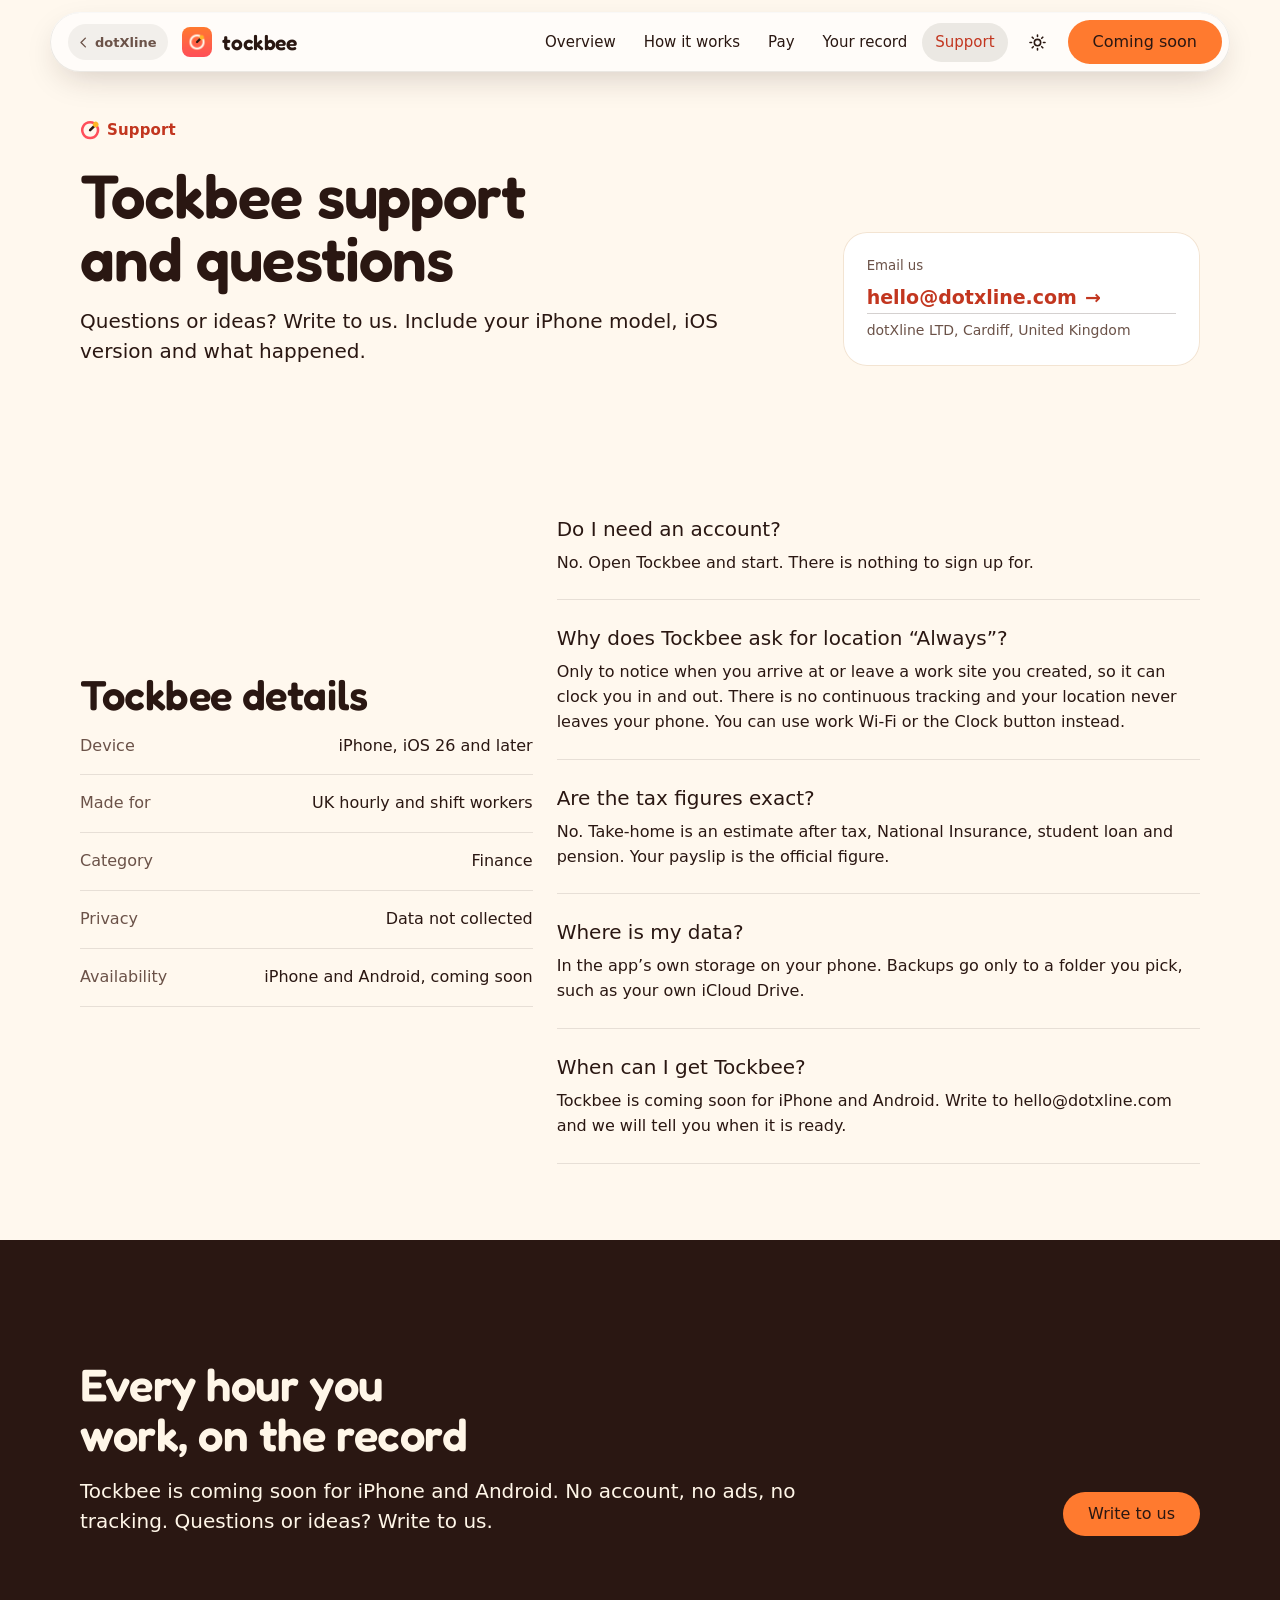
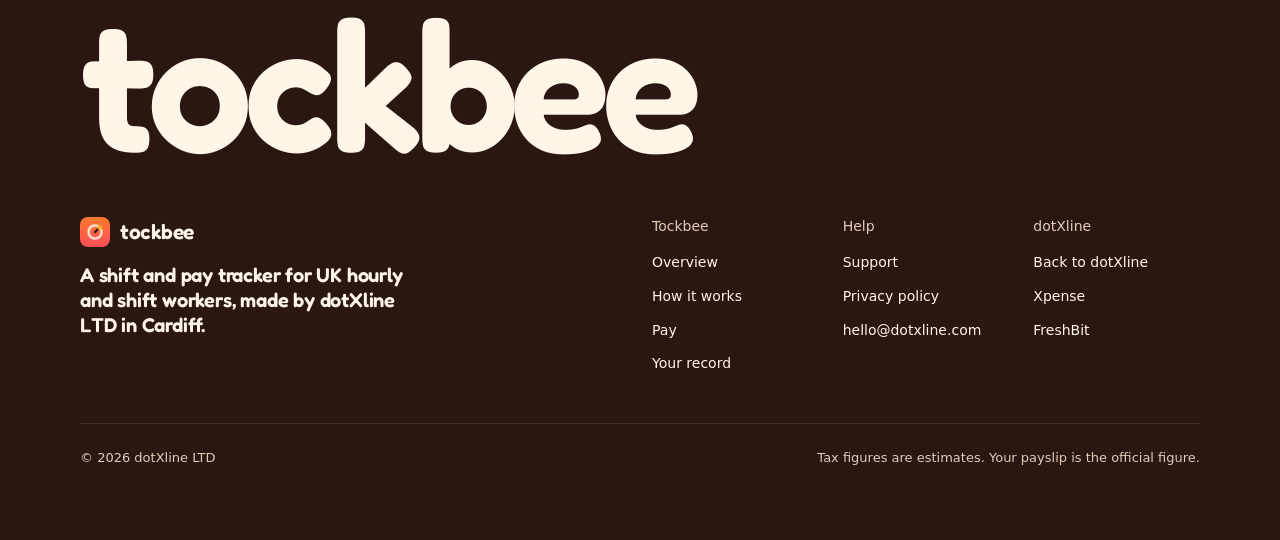
<file: support.html>
<!doctype html>
<html lang="en" data-type="software" data-radius="round" data-buttons="solid" data-motion>
<head>
<meta charset="utf-8">
<script>try{var t=localStorage.getItem("tb-theme");if(t==="light"||t==="dark")document.documentElement.dataset.theme=t}catch(e){}</script>
<meta name="viewport" content="width=device-width, initial-scale=1, viewport-fit=cover">
<title>Support: Tockbee</title>
<meta name="description" content="Help for Tockbee: contact, location, tax estimates, your data and Android.">
<meta property="og:type" content="website">
<meta property="og:title" content="Support: Tockbee">
<meta property="og:description" content="Help for Tockbee: contact, location, tax estimates, your data and Android.">
<meta property="og:image" content="https://tockbee.dotxline.com/media/tockbee-preview.jpg">
<meta name="twitter:card" content="summary_large_image">
<link rel="icon" href="img/favicon.svg" type="image/svg+xml">
<link rel="apple-touch-icon" href="img/apple-touch-icon.png">
<meta name="theme-color" content="#FFF8EE" media="(prefers-color-scheme: light)">
<meta name="theme-color" content="#140C09" media="(prefers-color-scheme: dark)">
<link rel="canonical" href="https://tockbee.dotxline.com/support.html">
<meta name="site-kind" content="software">
<meta name="page-type" content="software">
<link rel="preconnect" href="https://fonts.googleapis.com"><link rel="preconnect" href="https://fonts.gstatic.com" crossorigin>
<link href="https://fonts.googleapis.com/css2?family=Fredoka:wght@500..600&display=swap" rel="stylesheet">
<link rel="stylesheet" href="assets/system.css">
<link rel="stylesheet" href="assets/ui/cards.css">
<link rel="stylesheet" href="assets/motion/motion.css">
<link rel="stylesheet" href="assets/layout/layout.css">
<style>
:root {
  --p-bg: #FFF8EE; --p-surface: #FFFFFF; --p-ink: #2A1712; --p-muted: #6B5248;
  --p-accent: #FF7A2F; --p-accent-ink: #2A1712; --p-action: #2A1712; --p-action-ink: #FFF6E8;
  --p-inv-bg: #2A1712; --p-inv-surface: #3A2219; --p-inv-ink: #FFF6E8; --p-inv-muted: #E1CCB8;
  --p-inv-accent: #FF7A2F; --p-inv-accent-ink: #2A1712; --p-inv-action: #FF7A2F; --p-inv-action-ink: #2A1712;
  --font-display: "Fredoka", ui-rounded, system-ui, sans-serif;
  --font-text: -apple-system, BlinkMacSystemFont, "SF Pro Text", "Segoe UI", Roboto, system-ui, sans-serif;
  --font-mono: ui-monospace, "SFMono-Regular", Menlo, Consolas, monospace;
  --display-weight: 600; --display-tracking: -0.01em; --display-tracking-xl: -0.02em;
  --ly-scale: 0.92;
}
</style>
<link rel="stylesheet" href="assets/tb.css">
<script>document.documentElement.classList.add('m-enter','tb-js');setTimeout(()=>document.documentElement.classList.add('m-enter-done'),700)</script>
</head>
<body data-page="support">
<header class="dock" data-root="">
  <div class="dock__bar">
    <a class="skip-link" href="#top">Skip to content</a>
    <a class="dock__home" href="https://dotxline.com/" aria-label="Back to dotXline"><svg viewBox="0 0 24 24" fill="none" stroke="currentColor" stroke-width="2.2" stroke-linecap="round" stroke-linejoin="round" aria-hidden="true"><path d="M15 5l-7 7 7 7"/></svg><span>dotXline</span></a>
    <a class="dock__logo" href="index.html"><img src="img/tockbee-icon-512.png" alt="">tockbee</a>
    <nav class="dock__links" id="dock-links" aria-label="Main"><a href="index.html">Overview</a><a href="how-it-works.html">How it works</a><a href="pay.html">Pay</a><a href="your-record.html">Your record</a><a href="support.html" aria-current=page>Support</a></nav>
    <button class="icon-btn theme-btn" type="button" aria-label="Switch light and dark"><svg class="sun" viewBox="0 0 24 24" fill="none" stroke="currentColor" stroke-width="2" stroke-linecap="round"><circle cx="12" cy="12" r="4"/><path d="M12 2.5v2M12 19.5v2M2.5 12h2M19.5 12h2M5.3 5.3l1.4 1.4M17.3 17.3l1.4 1.4M5.3 18.7l1.4-1.4M17.3 6.7l1.4-1.4"/></svg><svg class="moon" viewBox="0 0 24 24" fill="none" stroke="currentColor" stroke-width="2" stroke-linecap="round" stroke-linejoin="round"><path d="M20 14.5A8 8 0 0 1 9.5 4 8 8 0 1 0 20 14.5z"/></svg></button>
    <button class="icon-btn dock__menu" type="button" aria-expanded="false" aria-controls="dock-links" aria-label="Menu"><svg viewBox="0 0 24 24" fill="none" stroke="currentColor" stroke-width="2" stroke-linecap="round"><path d="M4 8h16M4 16h16"/></svg></button>
    <a class="btn btn--primary" href="#get">Coming soon</a>
  </div>
</header>
<main id="top">
  <section class="page-head" aria-labelledby="ph-h">
    <div class="wrap grid">
      <div class="span-7 stack-4">
        <p class="t-label tb-k"><svg class="tb-mark" viewBox="10 10 80 80" aria-hidden="true"><path class="m-ring" pathLength="1" d="M50 19 A31 31 0 1 1 49.99 19"/><g class="m-hand"><path d="M50 50 H81"/><circle class="m-tip" cx="81" cy="50" r="11"/></g></svg>Support</p>
        <h1 id="ph-h" data-tb-tick>Tockbee support and questions</h1>
        <p class="t-lead measure" data-tb-tick>Questions or ideas? Write to us. Include your iPhone model, iOS version and what happened.</p>
      </div>
      <div class="span-4 start-9 tb-contact" data-tb-tick><small>Email us</small><a class="link" href="mailto:hello@dotxline.com?subject=Tockbee%20support">hello@dotxline.com</a><p>dotXline LTD, Cardiff, United Kingdom</p></div>
    </div>
  </section>

  <section class="section" id="faq" aria-labelledby="faq-h">
    <div class="wrap grid">
      <div class="span-5 stack-4">
        <h2 id="faq-h" data-tb-tick>Tockbee details</h2>
        <ul class="rows rows--spec"><li><span class="rows__name">Device</span><span class="rows__value">iPhone, iOS 26 and later</span></li><li><span class="rows__name">Made for</span><span class="rows__value">UK hourly and shift workers</span></li><li><span class="rows__name">Category</span><span class="rows__value">Finance</span></li><li><span class="rows__name">Privacy</span><span class="rows__value">Data not collected</span></li><li><span class="rows__name">Availability</span><span class="rows__value">iPhone and Android, coming soon</span></li></ul>
      </div>
      <div class="span-7 start-6 faq"><div class="faq__item" data-tb-tick><h3>Do I need an account?</h3><p>No. Open Tockbee and start. There is nothing to sign up for.</p></div><div class="faq__item" data-tb-tick><h3>Why does Tockbee ask for location “Always”?</h3><p>Only to notice when you arrive at or leave a work site you created, so it can clock you in and out. There is no continuous tracking and your location never leaves your phone. You can use work Wi-Fi or the Clock button instead.</p></div><div class="faq__item" data-tb-tick><h3>Are the tax figures exact?</h3><p>No. Take-home is an estimate after tax, National Insurance, student loan and pension. Your payslip is the official figure.</p></div><div class="faq__item" data-tb-tick><h3>Where is my data?</h3><p>In the app’s own storage on your phone. Backups go only to a folder you pick, such as your own iCloud Drive.</p></div><div class="faq__item" data-tb-tick><h3>When can I get Tockbee?</h3><p>Tockbee is coming soon for iPhone and Android. Write to hello@dotxline.com and we will tell you when it is ready.</p></div></div>
    </div>
  </section>
</main>
<footer class="footer closing footer--dark ground-inverse" id="get" aria-labelledby="close-h">
  <div class="wrap">
    <div class="closing__cta close--word">
      <div class="section-head--split">
        <div><h2 id="close-h">Every hour you work, on the record</h2><p class="t-lead">Tockbee is coming soon for iPhone and Android. No account, no ads, no tracking. Questions or ideas? Write to us.</p></div>
        <a class="btn btn--primary" href="mailto:hello@dotxline.com?subject=Tockbee">Write to us</a>
      </div>
      <p class="close__word" aria-hidden="true">tockbee</p>
    </div>
    <div class="closing__links">
      <div class="grid">
        <div class="span-4 stack-4">
          <a class="dock__logo" href="index.html" style="color:inherit"><img src="img/tockbee-icon-512.png" alt="">tockbee</a>
          <p class="footer__lede">A shift and pay tracker for UK hourly and shift workers, made by dotXline LTD in Cardiff.</p>
        </div>
        <div class="span-2 start-7 footer__col"><h3>Tockbee</h3><ul><li><a href="index.html">Overview</a></li><li><a href="how-it-works.html">How it works</a></li><li><a href="pay.html">Pay</a></li><li><a href="your-record.html">Your record</a></li></ul></div>
        <div class="span-2 footer__col"><h3>Help</h3><ul><li><a href="support.html">Support</a></li><li><a href="privacy.html">Privacy policy</a></li><li><a href="mailto:hello@dotxline.com">hello@dotxline.com</a></li></ul></div>
        <div class="span-2 footer__col"><h3>dotXline</h3><ul><li><a href="https://dotxline.com/">Back to dotXline</a></li><li><a href="https://xpense.dotxline.com/">Xpense</a></li><li><a href="https://freshbit.dotxline.com/">FreshBit</a></li></ul></div>
      </div>
      <div class="footer__legal"><span>&copy; 2026 dotXline LTD</span><span>Tax figures are estimates. Your payslip is the official figure.</span></div>
    </div>
  </div>
</footer>
<script type="module" src="assets/system.js"></script>
<script type="module" src="assets/motion/motion.js"></script>
<script type="module" src="assets/layout/layout.js"></script>
<script src="assets/tb.js" defer></script>
</body>
</html>
</file>
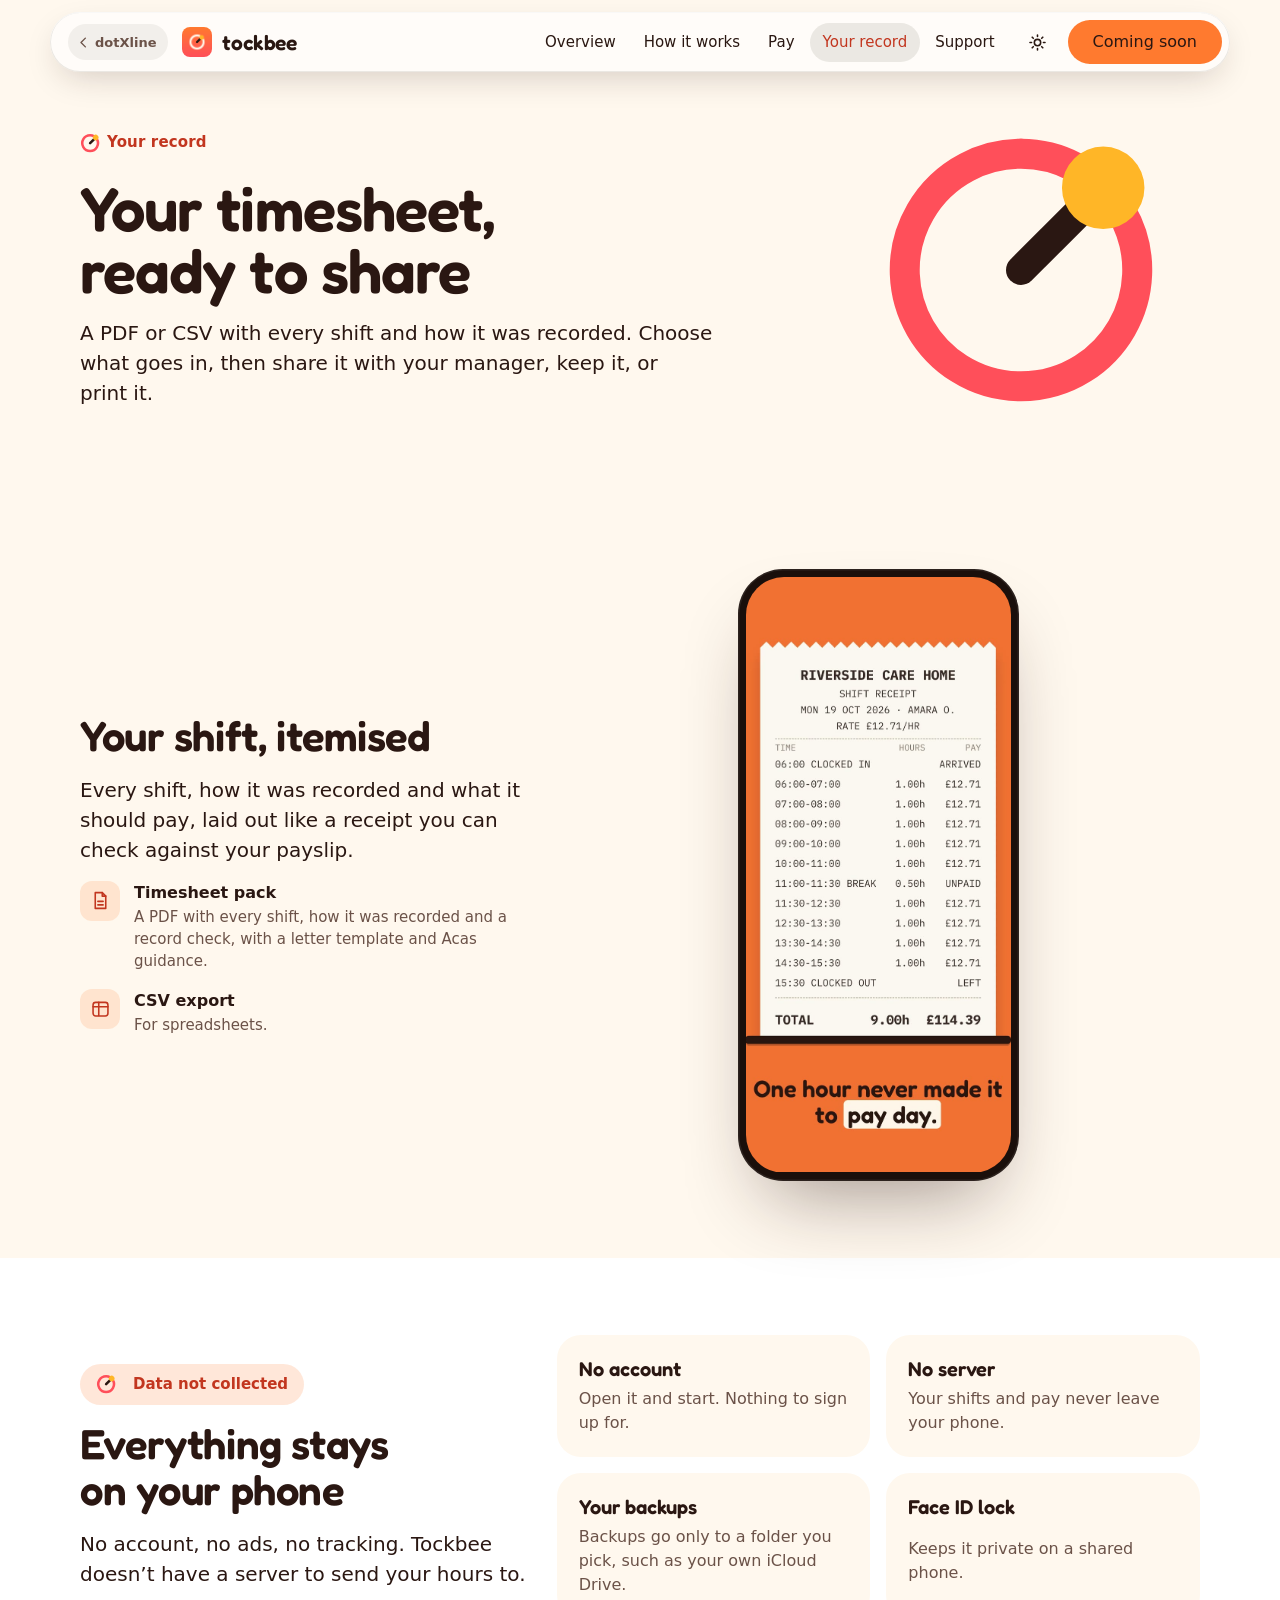
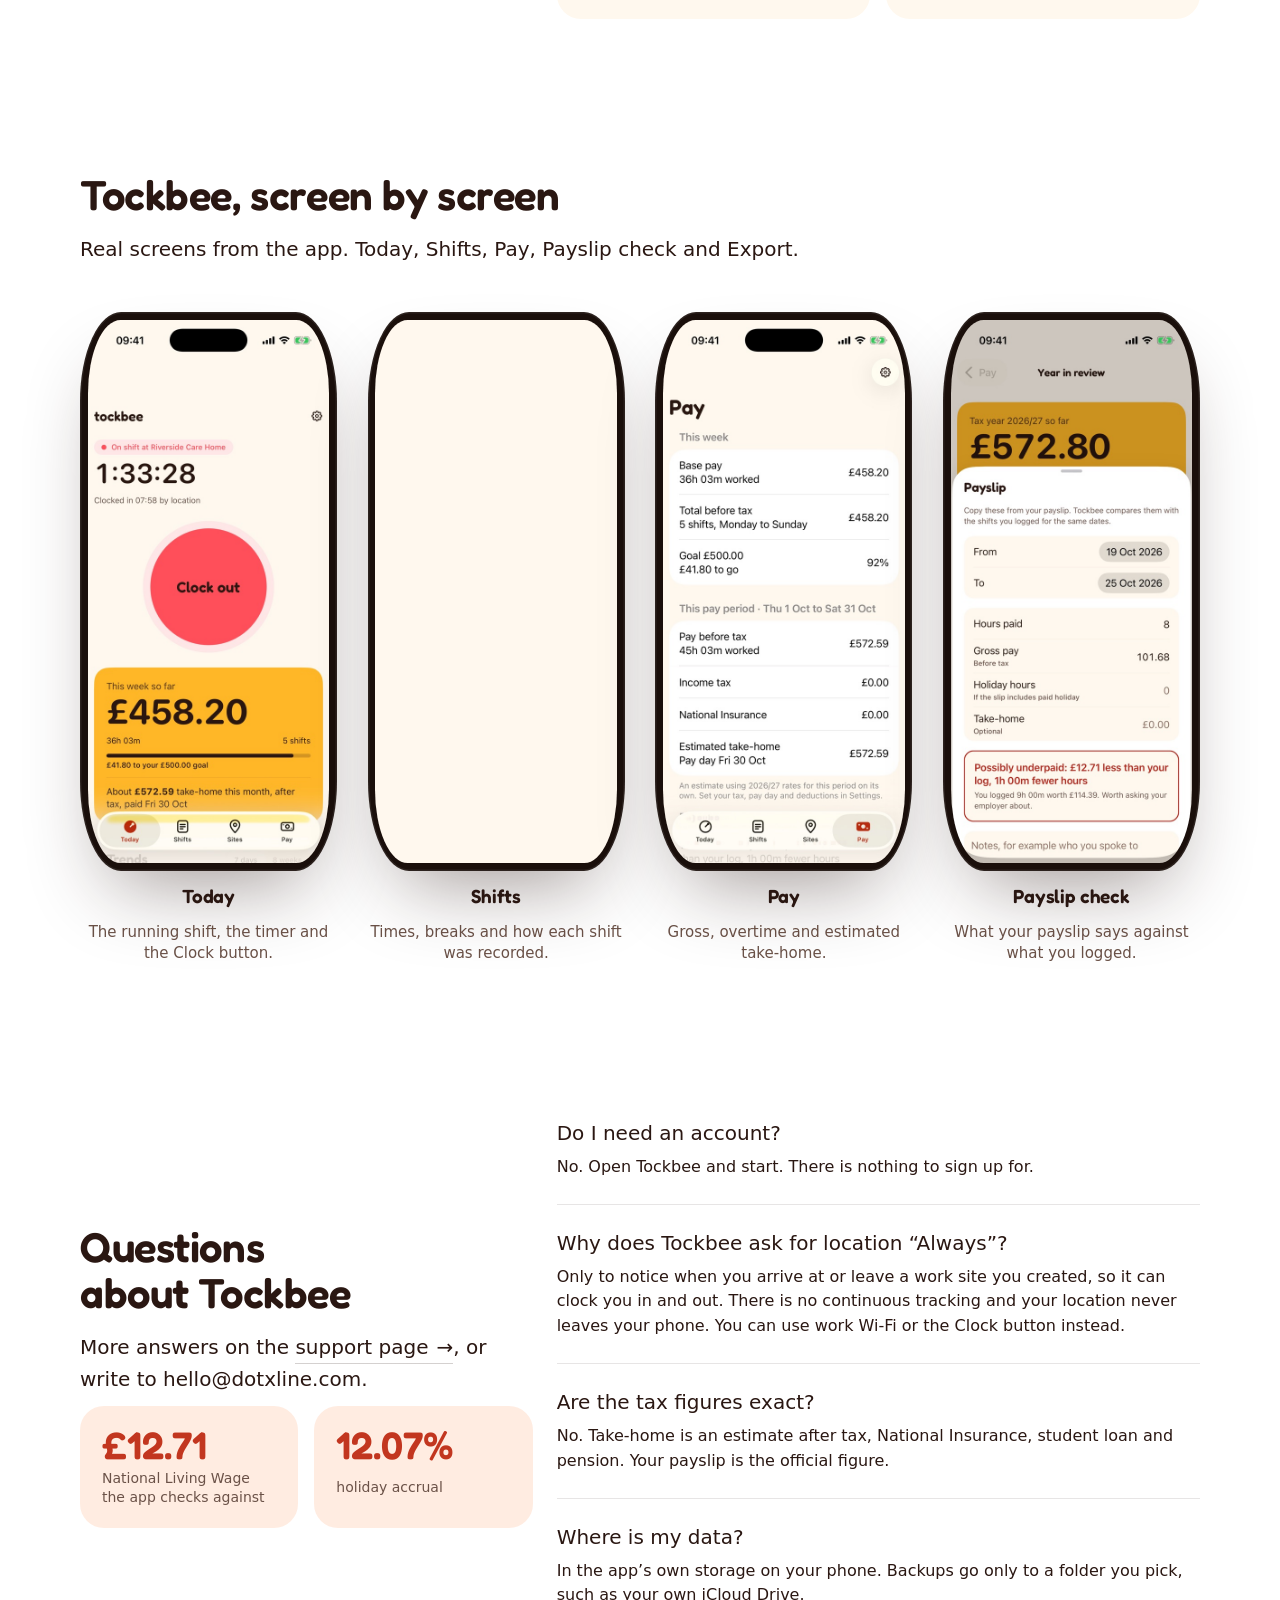
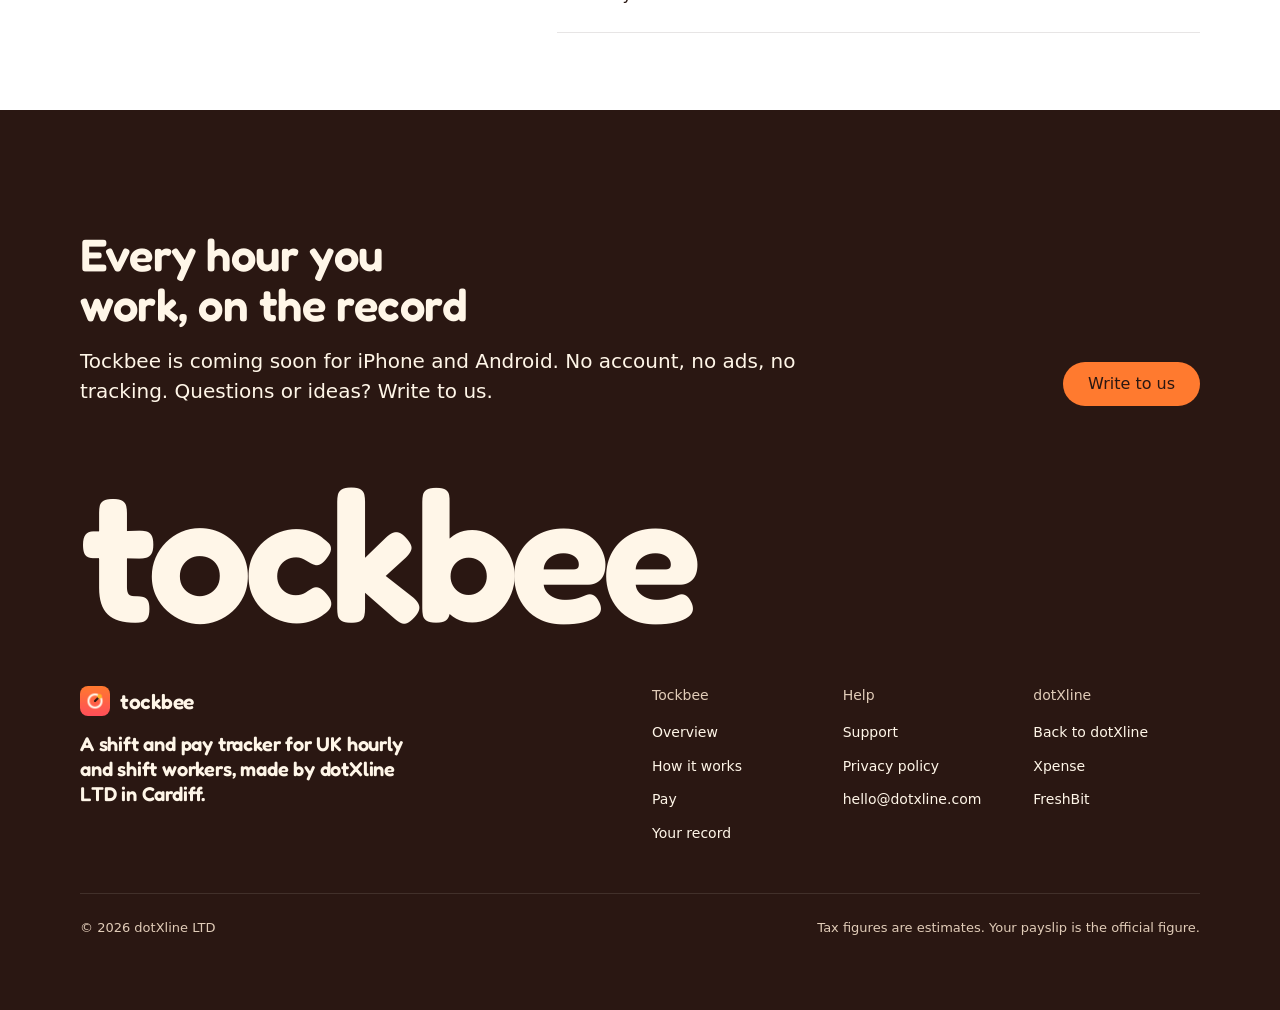
<file: your-record.html>
<!doctype html>
<html lang="en" data-type="software" data-radius="round" data-buttons="solid" data-motion>
<head>
<meta charset="utf-8">
<script>try{var t=localStorage.getItem("tb-theme");if(t==="light"||t==="dark")document.documentElement.dataset.theme=t}catch(e){}</script>
<meta name="viewport" content="width=device-width, initial-scale=1, viewport-fit=cover">
<title>Your record: Tockbee</title>
<meta name="description" content="A PDF timesheet or CSV for any dates. No account, no server: your shifts and pay stay on your phone.">
<meta property="og:type" content="website">
<meta property="og:title" content="Your record: Tockbee">
<meta property="og:description" content="A PDF timesheet or CSV for any dates. No account, no server: your shifts and pay stay on your phone.">
<meta property="og:image" content="https://tockbee.dotxline.com/media/tockbee-preview.jpg">
<meta name="twitter:card" content="summary_large_image">
<link rel="icon" href="img/favicon.svg" type="image/svg+xml">
<link rel="apple-touch-icon" href="img/apple-touch-icon.png">
<meta name="theme-color" content="#FFF8EE" media="(prefers-color-scheme: light)">
<meta name="theme-color" content="#140C09" media="(prefers-color-scheme: dark)">
<link rel="canonical" href="https://tockbee.dotxline.com/your-record.html">
<meta name="site-kind" content="software">
<meta name="page-type" content="software">
<link rel="preconnect" href="https://fonts.googleapis.com"><link rel="preconnect" href="https://fonts.gstatic.com" crossorigin>
<link href="https://fonts.googleapis.com/css2?family=Fredoka:wght@500..600&display=swap" rel="stylesheet">
<link rel="stylesheet" href="assets/system.css">
<link rel="stylesheet" href="assets/ui/cards.css">
<link rel="stylesheet" href="assets/motion/motion.css">
<link rel="stylesheet" href="assets/layout/layout.css">
<style>
:root {
  --p-bg: #FFF8EE; --p-surface: #FFFFFF; --p-ink: #2A1712; --p-muted: #6B5248;
  --p-accent: #FF7A2F; --p-accent-ink: #2A1712; --p-action: #2A1712; --p-action-ink: #FFF6E8;
  --p-inv-bg: #2A1712; --p-inv-surface: #3A2219; --p-inv-ink: #FFF6E8; --p-inv-muted: #E1CCB8;
  --p-inv-accent: #FF7A2F; --p-inv-accent-ink: #2A1712; --p-inv-action: #FF7A2F; --p-inv-action-ink: #2A1712;
  --font-display: "Fredoka", ui-rounded, system-ui, sans-serif;
  --font-text: -apple-system, BlinkMacSystemFont, "SF Pro Text", "Segoe UI", Roboto, system-ui, sans-serif;
  --font-mono: ui-monospace, "SFMono-Regular", Menlo, Consolas, monospace;
  --display-weight: 600; --display-tracking: -0.01em; --display-tracking-xl: -0.02em;
  --ly-scale: 0.92;
}
</style>
<link rel="stylesheet" href="assets/tb.css">
<script>document.documentElement.classList.add('m-enter','tb-js');setTimeout(()=>document.documentElement.classList.add('m-enter-done'),700)</script>
</head>
<body data-page="your-record">
<header class="dock" data-root="">
  <div class="dock__bar">
    <a class="skip-link" href="#top">Skip to content</a>
    <a class="dock__home" href="https://dotxline.com/" aria-label="Back to dotXline"><svg viewBox="0 0 24 24" fill="none" stroke="currentColor" stroke-width="2.2" stroke-linecap="round" stroke-linejoin="round" aria-hidden="true"><path d="M15 5l-7 7 7 7"/></svg><span>dotXline</span></a>
    <a class="dock__logo" href="index.html"><img src="img/tockbee-icon-512.png" alt="">tockbee</a>
    <nav class="dock__links" id="dock-links" aria-label="Main"><a href="index.html">Overview</a><a href="how-it-works.html">How it works</a><a href="pay.html">Pay</a><a href="your-record.html" aria-current=page>Your record</a><a href="support.html">Support</a></nav>
    <button class="icon-btn theme-btn" type="button" aria-label="Switch light and dark"><svg class="sun" viewBox="0 0 24 24" fill="none" stroke="currentColor" stroke-width="2" stroke-linecap="round"><circle cx="12" cy="12" r="4"/><path d="M12 2.5v2M12 19.5v2M2.5 12h2M19.5 12h2M5.3 5.3l1.4 1.4M17.3 17.3l1.4 1.4M5.3 18.7l1.4-1.4M17.3 6.7l1.4-1.4"/></svg><svg class="moon" viewBox="0 0 24 24" fill="none" stroke="currentColor" stroke-width="2" stroke-linecap="round" stroke-linejoin="round"><path d="M20 14.5A8 8 0 0 1 9.5 4 8 8 0 1 0 20 14.5z"/></svg></button>
    <button class="icon-btn dock__menu" type="button" aria-expanded="false" aria-controls="dock-links" aria-label="Menu"><svg viewBox="0 0 24 24" fill="none" stroke="currentColor" stroke-width="2" stroke-linecap="round"><path d="M4 8h16M4 16h16"/></svg></button>
    <a class="btn btn--primary" href="#get">Coming soon</a>
  </div>
</header>
<main id="top">
  <section class="page-head" aria-labelledby="ph-h">
    <div class="wrap grid">
      <div class="span-7 stack-4">
        <p class="t-label tb-k"><svg class="tb-mark" viewBox="10 10 80 80" aria-hidden="true"><path class="m-ring" pathLength="1" d="M50 19 A31 31 0 1 1 49.99 19"/><g class="m-hand"><path d="M50 50 H81"/><circle class="m-tip" cx="81" cy="50" r="11"/></g></svg>Your record</p>
        <h1 id="ph-h" data-tb-tick>Your timesheet, ready to share</h1>
        <p class="t-lead measure" data-tb-tick>A PDF or CSV with every shift and how it was recorded. Choose what goes in, then share it with your manager, keep it, or print it.</p>
      </div>
      <div class="span-4 start-9 tb-head-mark" aria-hidden="true"><svg class="tb-mark" viewBox="10 10 80 80" aria-hidden="true"><path class="m-ring" pathLength="1" d="M50 19 A31 31 0 1 1 49.99 19"/><g class="m-hand"><path d="M50 50 H81"/><circle class="m-tip" cx="81" cy="50" r="11"/></g></svg></div>
    </div>
  </section>

  <section class="section" id="itemised" aria-labelledby="itemised-h">
    <div class="wrap grid">
      <div class="span-5 stack-4">
        <h2 id="itemised-h" data-tb-tick>Your shift, itemised</h2>
        <p class="t-lead measure" data-tb-tick>Every shift, how it was recorded and what it should pay, laid out like a receipt you can check against your payslip.</p>
        <div class="tb-group tb-group--flat"><ul><li data-tb-tick><span class="fi"><svg viewBox="0 0 24 24" fill="none" stroke="currentColor" stroke-width="1.8" stroke-linecap="round" stroke-linejoin="round" aria-hidden="true"><path d="M6 3h8l4 4v14H6z"/><path d="M14 3v4h4M9 13h6M9 17h6"/></svg></span><b>Timesheet pack</b><span>A PDF with every shift, how it was recorded and a record check, with a letter template and Acas guidance.</span></li><li data-tb-tick><span class="fi"><svg viewBox="0 0 24 24" fill="none" stroke="currentColor" stroke-width="1.8" stroke-linecap="round" stroke-linejoin="round" aria-hidden="true"><rect x="3.5" y="5" width="17" height="15.5" rx="3"/><path d="M3.5 10h17M10 5v15"/></svg></span><b>CSV export</b><span>For spreadsheets.</span></li></ul></div>
      </div>
      <div class="span-7 start-6 tb-center"><div class="tph"><video autoplay muted loop playsinline preload="none" poster="media/tockbee-itemised.jpg" aria-label="Tockbee film: your shift, itemised"><source src="media/tockbee-itemised.mp4" type="video/mp4"></video></div></div>
    </div>
  </section>

  <section class="section ground-surface" id="private" aria-labelledby="private-h">
    <div class="wrap grid">
      <div class="span-5 stack-4">
        <p class="tb-label"><svg class="tb-mark" viewBox="10 10 80 80" aria-hidden="true"><path class="m-ring" pathLength="1" d="M50 19 A31 31 0 1 1 49.99 19"/><g class="m-hand"><path d="M50 50 H81"/><circle class="m-tip" cx="81" cy="50" r="11"/></g></svg>Data not collected</p>
        <h2 id="private-h" data-tb-tick>Everything stays on your phone</h2>
        <p class="t-lead measure" data-tb-tick>No account, no ads, no tracking. Tockbee doesn’t have a server to send your hours to.</p>
      </div>
      <div class="span-7 start-6 tb-points">
        <div data-tb-tick><b>No account</b><span>Open it and start. Nothing to sign up for.</span></div>
        <div data-tb-tick><b>No server</b><span>Your shifts and pay never leave your phone.</span></div>
        <div data-tb-tick><b>Your backups</b><span>Backups go only to a folder you pick, such as your own iCloud Drive.</span></div>
        <div data-tb-tick><b>Face ID lock</b><span>Keeps it private on a shared phone.</span></div>
      </div>
    </div>
  </section>
  <section class="section ground-surface" id="screens" aria-labelledby="screens-h">
    <div class="wrap">
      <div class="section-head"><h2 id="screens-h" data-tb-tick>Tockbee, screen by screen</h2><p class="t-lead measure" data-tb-tick>Real screens from the app. Today, Shifts, Pay, Payslip check and Export.</p></div>
      <div class="tb-screens">
        <figure data-tb-tick><div class="tph "><img src="media/today.jpg" alt="Today: a running shift at Riverside Care Home and the Clock out button" width="552" height="1200" loading="lazy" decoding="async"></div><h3>Today</h3><p>The running shift, the timer and the Clock button.</p></figure>
        <figure data-tb-tick><div class="tph "><img src="media/shifts.jpg" alt="Shifts: every shift with its times, breaks and how it was recorded" width="552" height="1200" loading="lazy" decoding="async"></div><h3>Shifts</h3><p>Times, breaks and how each shift was recorded.</p></figure>
        <figure data-tb-tick><div class="tph "><img src="media/pay.jpg" alt="Pay: base pay, tax, National Insurance and estimated take-home" width="552" height="1200" loading="lazy" decoding="async"></div><h3>Pay</h3><p>Gross, overtime and estimated take-home.</p></figure>
        <figure data-tb-tick><div class="tph "><img src="media/payslip.jpg" alt="Payslip check: possibly underpaid by £12.71 compared with your log" width="552" height="1200" loading="lazy" decoding="async"></div><h3>Payslip check</h3><p>What your payslip says against what you logged.</p></figure>
      </div>
    </div>
  </section>
  <section class="section ground-surface" id="questions" aria-labelledby="questions-h">
    <div class="wrap grid">
      <div class="span-5 stack-4">
        <h2 id="questions-h" data-tb-tick>Questions about Tockbee</h2>
        <p class="t-lead measure" data-tb-tick>More answers on the <a class="link" href="support.html">support page</a>, or write to hello@dotxline.com.</p>
        <div class="tb-stats" data-tb-tick><div><b>£12.71</b><span>National Living Wage the app checks against</span></div><div><b>12.07%</b><span>holiday accrual</span></div></div>
      </div>
      <div class="span-7 start-6 faq"><div class="faq__item" data-tb-tick><h3>Do I need an account?</h3><p>No. Open Tockbee and start. There is nothing to sign up for.</p></div><div class="faq__item" data-tb-tick><h3>Why does Tockbee ask for location “Always”?</h3><p>Only to notice when you arrive at or leave a work site you created, so it can clock you in and out. There is no continuous tracking and your location never leaves your phone. You can use work Wi-Fi or the Clock button instead.</p></div><div class="faq__item" data-tb-tick><h3>Are the tax figures exact?</h3><p>No. Take-home is an estimate after tax, National Insurance, student loan and pension. Your payslip is the official figure.</p></div><div class="faq__item" data-tb-tick><h3>Where is my data?</h3><p>In the app’s own storage on your phone. Backups go only to a folder you pick, such as your own iCloud Drive.</p></div></div>
    </div>
  </section>
</main>
<footer class="footer closing footer--dark ground-inverse" id="get" aria-labelledby="close-h">
  <div class="wrap">
    <div class="closing__cta close--word">
      <div class="section-head--split">
        <div><h2 id="close-h">Every hour you work, on the record</h2><p class="t-lead">Tockbee is coming soon for iPhone and Android. No account, no ads, no tracking. Questions or ideas? Write to us.</p></div>
        <a class="btn btn--primary" href="mailto:hello@dotxline.com?subject=Tockbee">Write to us</a>
      </div>
      <p class="close__word" aria-hidden="true">tockbee</p>
    </div>
    <div class="closing__links">
      <div class="grid">
        <div class="span-4 stack-4">
          <a class="dock__logo" href="index.html" style="color:inherit"><img src="img/tockbee-icon-512.png" alt="">tockbee</a>
          <p class="footer__lede">A shift and pay tracker for UK hourly and shift workers, made by dotXline LTD in Cardiff.</p>
        </div>
        <div class="span-2 start-7 footer__col"><h3>Tockbee</h3><ul><li><a href="index.html">Overview</a></li><li><a href="how-it-works.html">How it works</a></li><li><a href="pay.html">Pay</a></li><li><a href="your-record.html">Your record</a></li></ul></div>
        <div class="span-2 footer__col"><h3>Help</h3><ul><li><a href="support.html">Support</a></li><li><a href="privacy.html">Privacy policy</a></li><li><a href="mailto:hello@dotxline.com">hello@dotxline.com</a></li></ul></div>
        <div class="span-2 footer__col"><h3>dotXline</h3><ul><li><a href="https://dotxline.com/">Back to dotXline</a></li><li><a href="https://xpense.dotxline.com/">Xpense</a></li><li><a href="https://freshbit.dotxline.com/">FreshBit</a></li></ul></div>
      </div>
      <div class="footer__legal"><span>&copy; 2026 dotXline LTD</span><span>Tax figures are estimates. Your payslip is the official figure.</span></div>
    </div>
  </div>
</footer>
<script type="module" src="assets/system.js"></script>
<script type="module" src="assets/motion/motion.js"></script>
<script type="module" src="assets/layout/layout.js"></script>
<script src="assets/tb.js" defer></script>
</body>
</html>
</file>
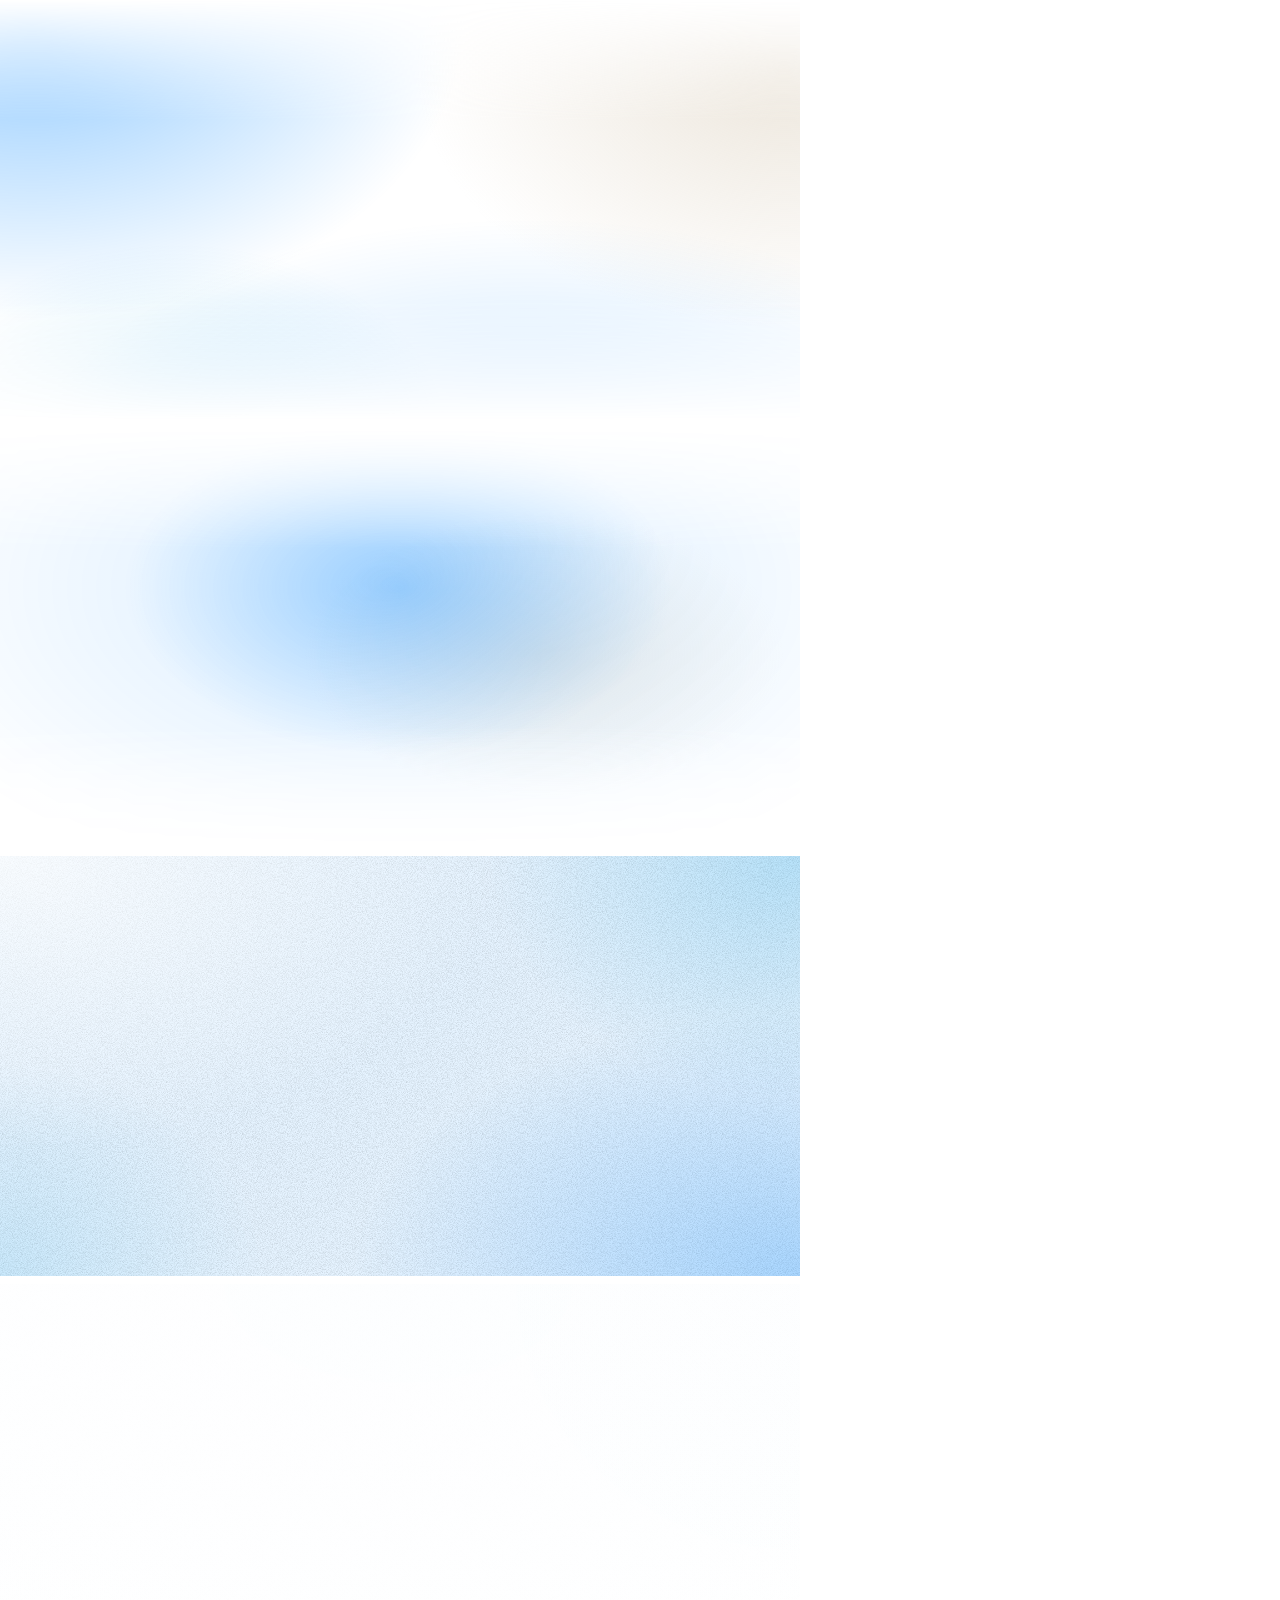
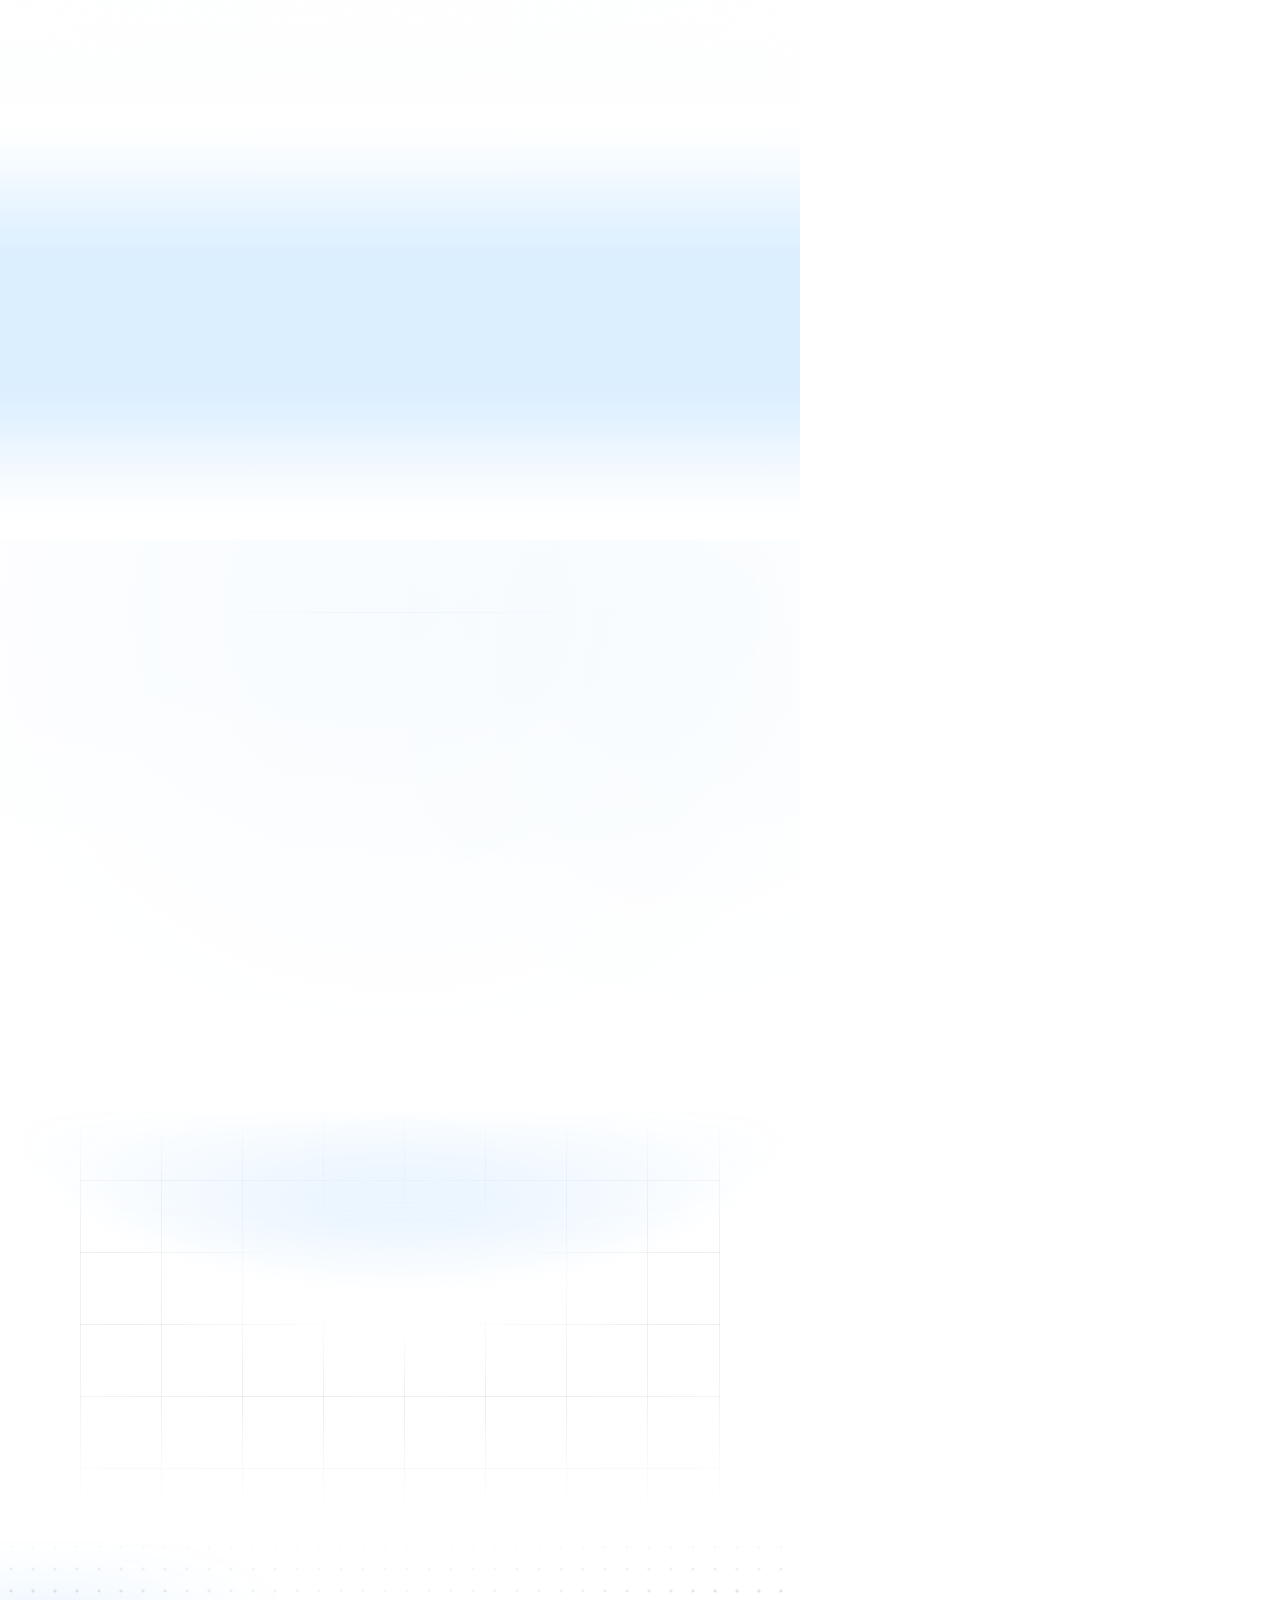
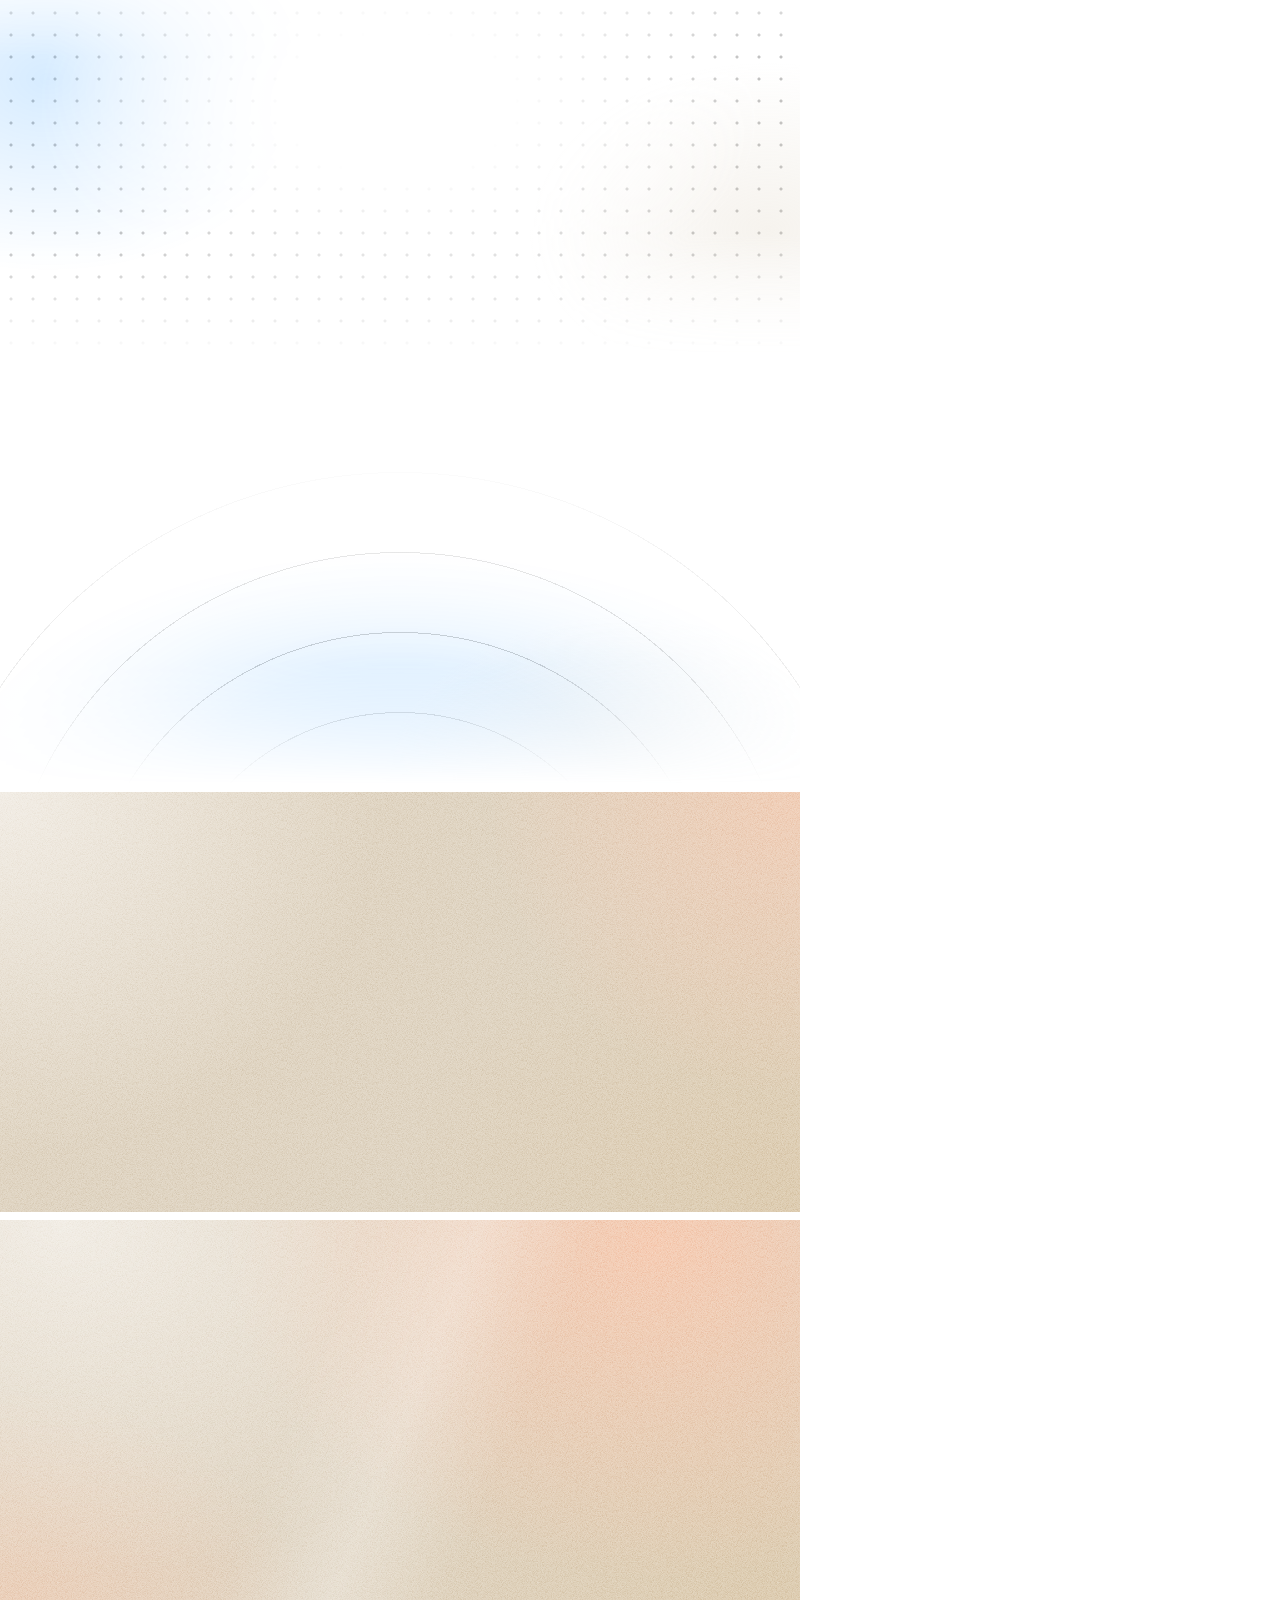
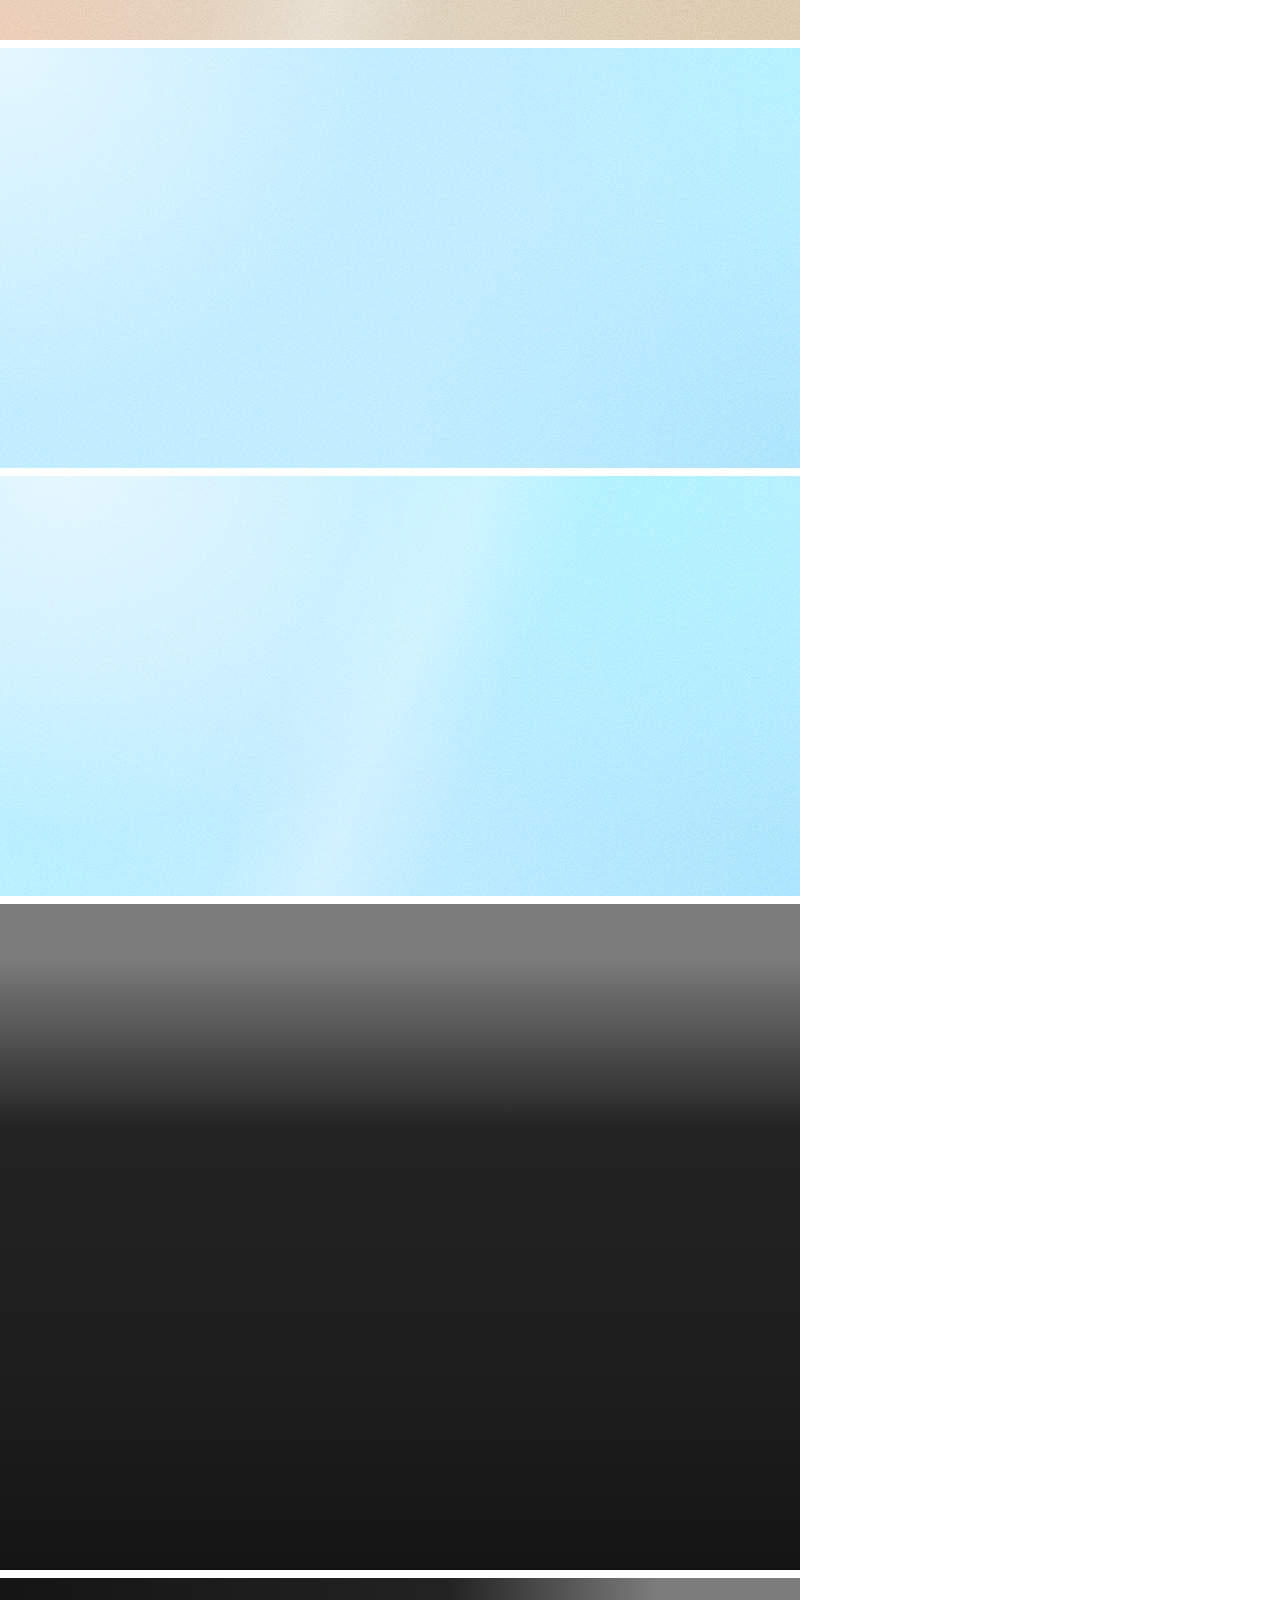
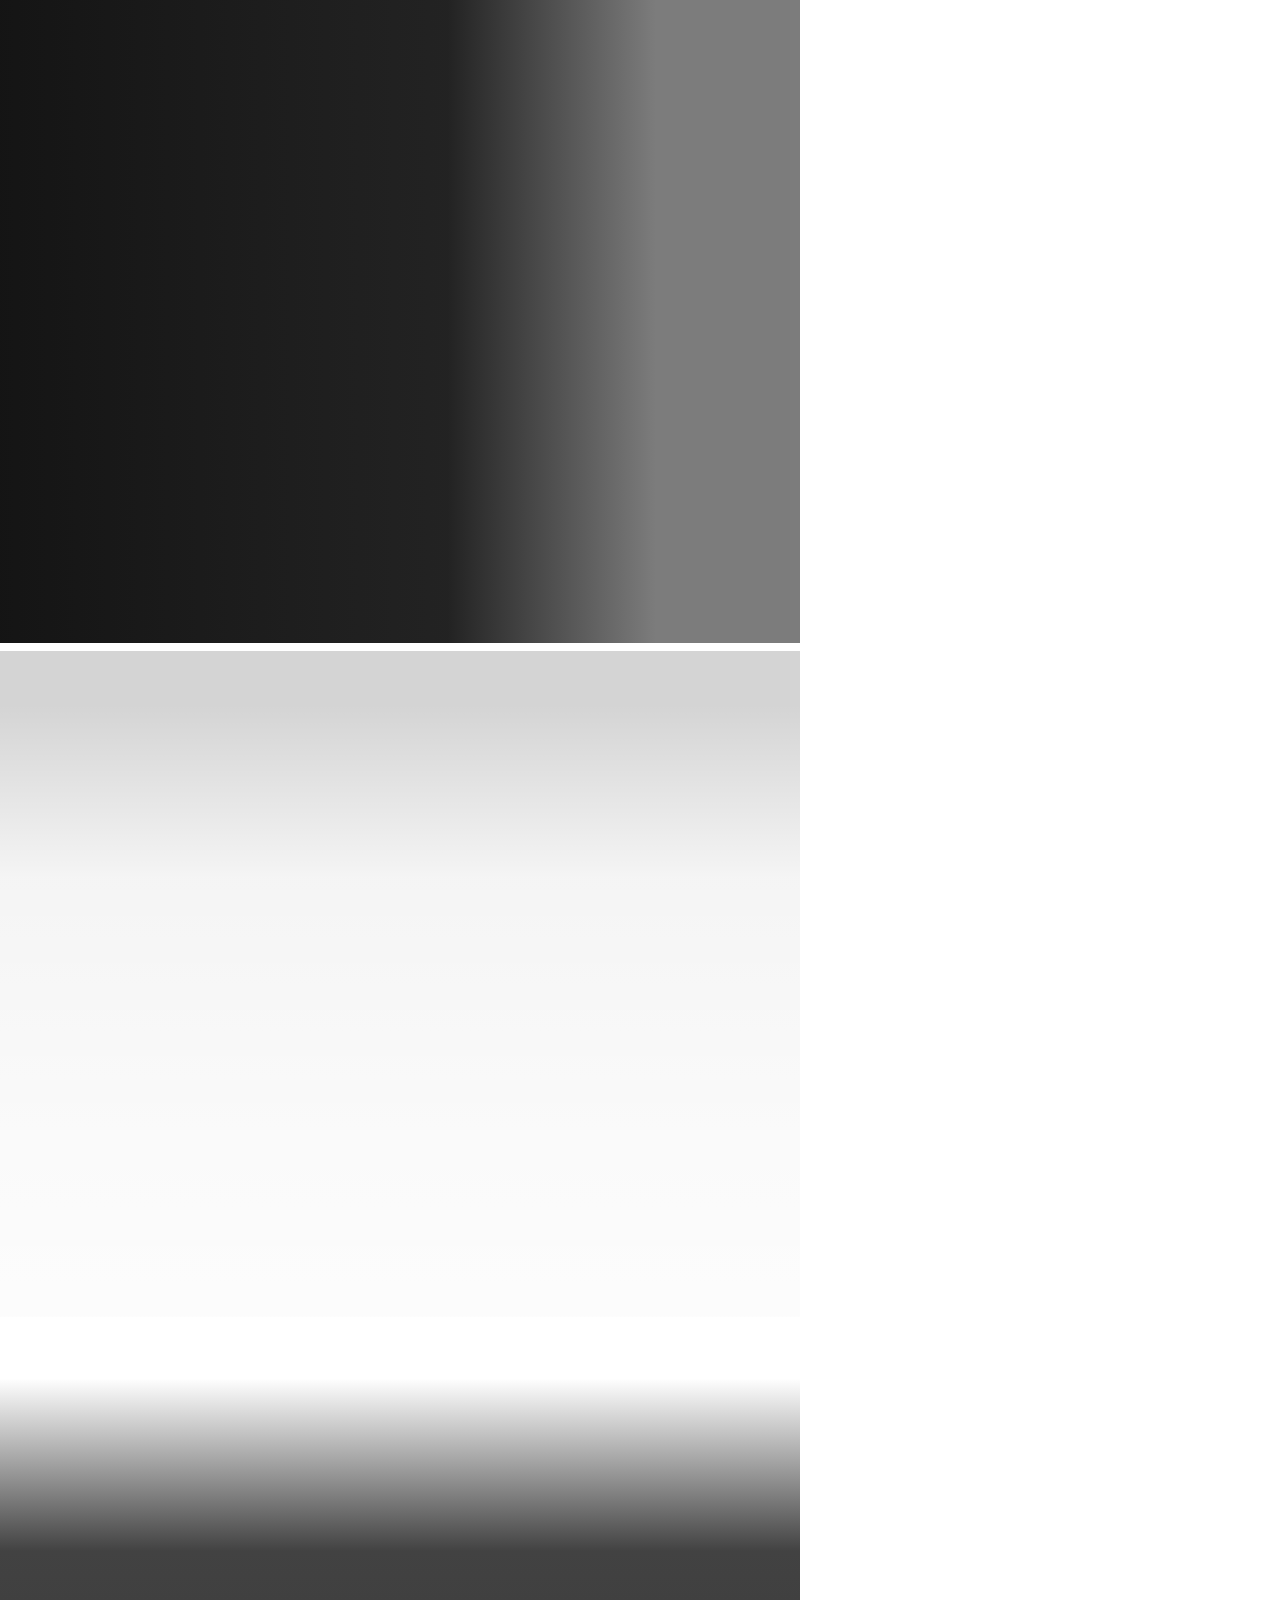
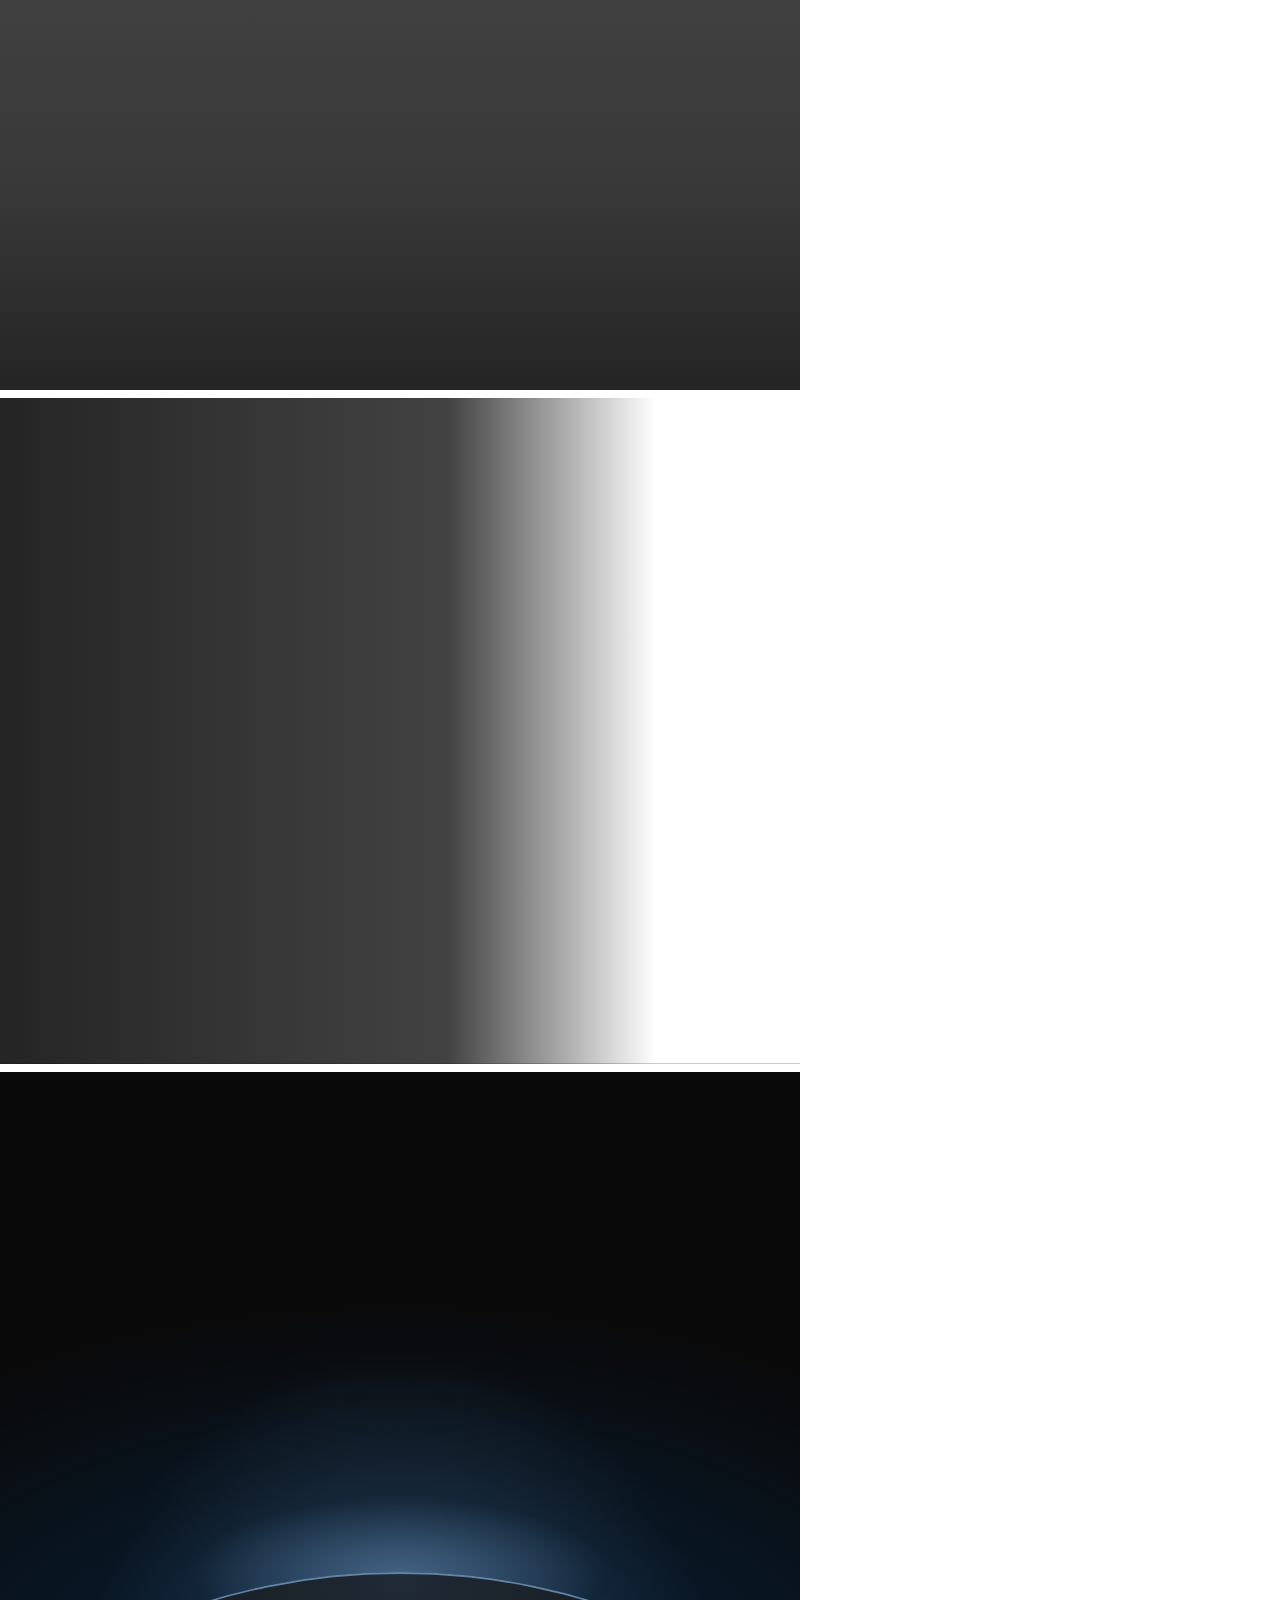
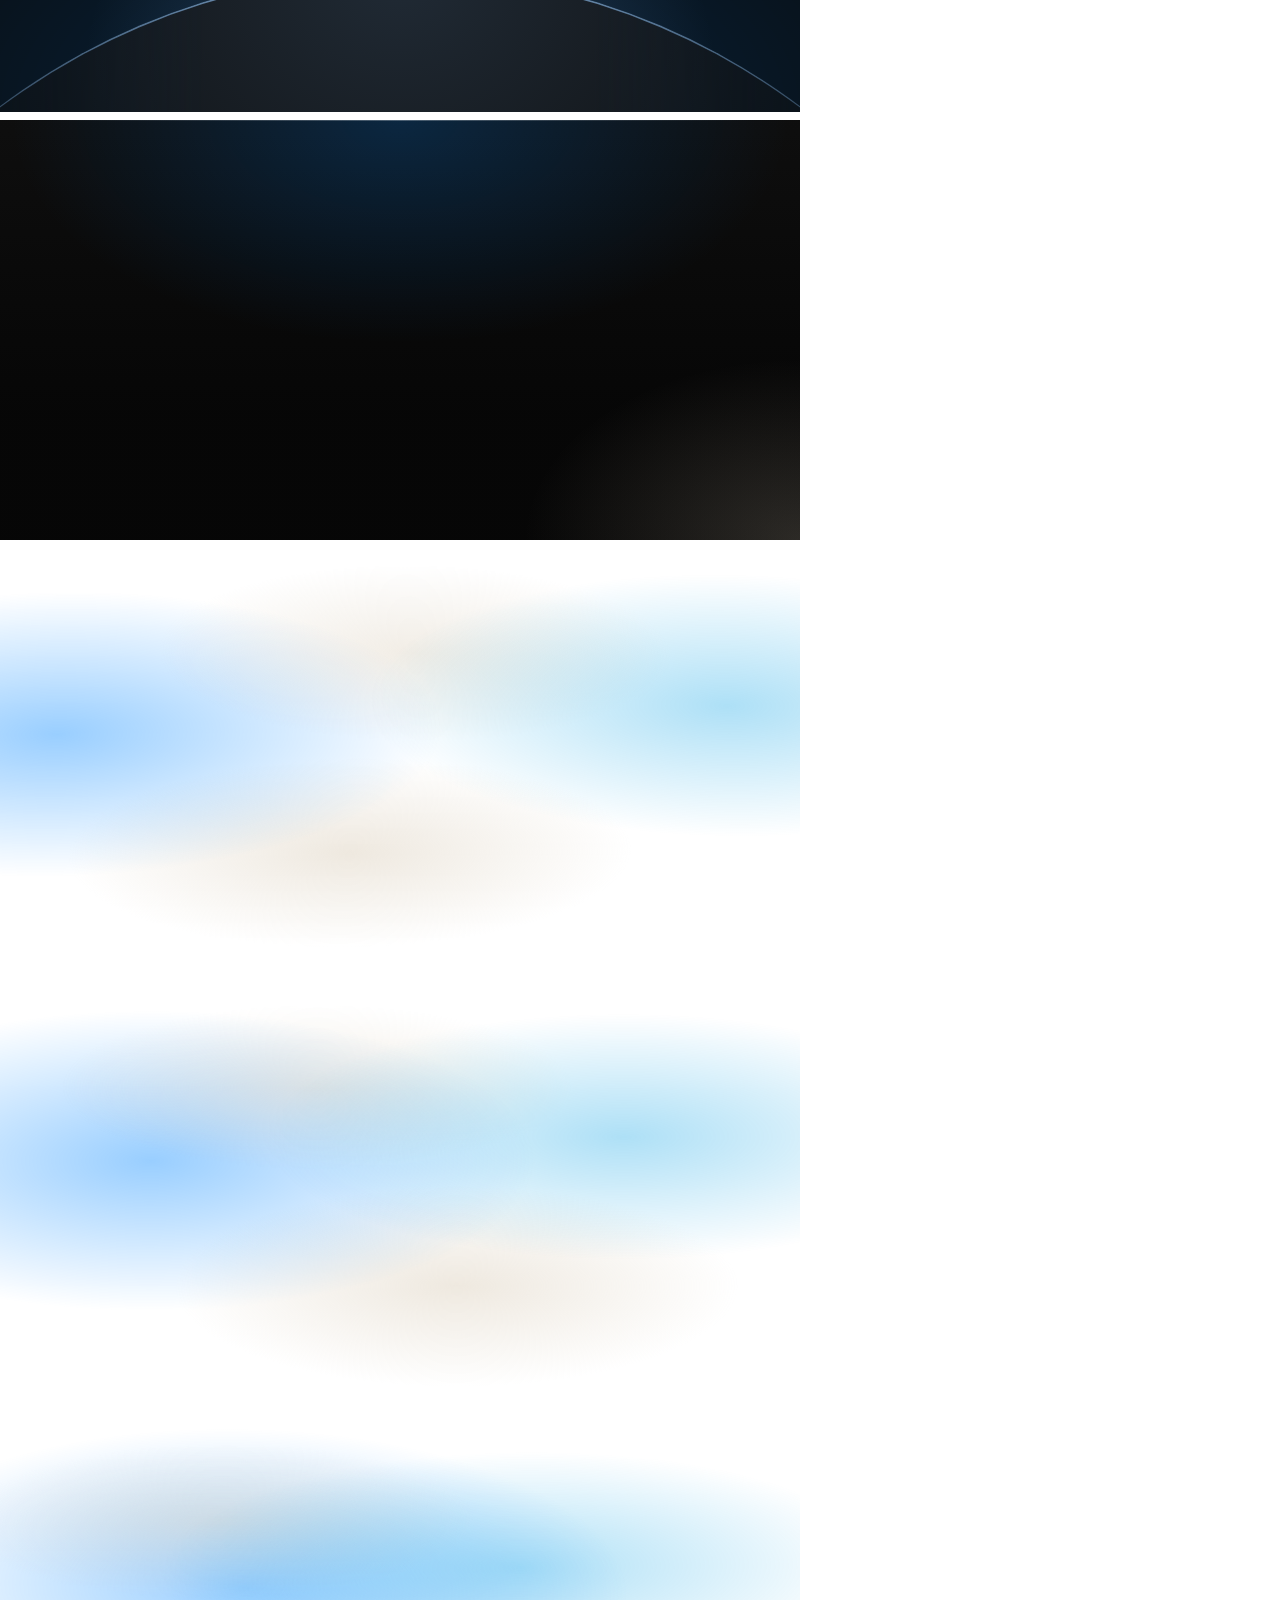
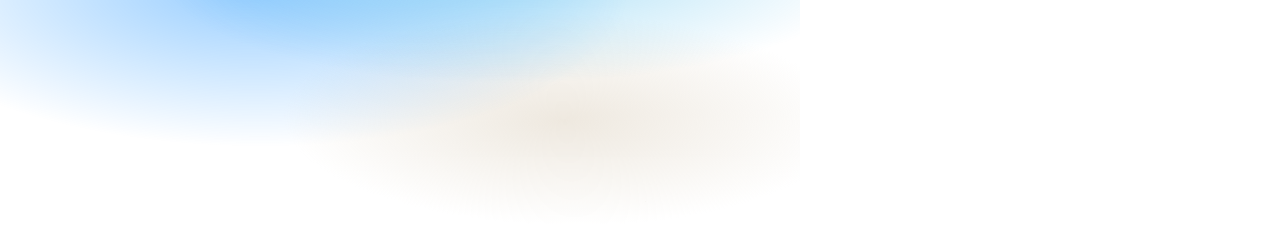
<file: assets/backgrounds/check.html>
<!doctype html>
<html lang="en" data-ground="sand">
<head>
<meta charset="utf-8">
<title>Backgrounds contrast check</title>
<!-- Every ground in a 800px box, for check.mjs: it sets a palette, screenshots the boxes and measures
     the ink and muted contrast on every pixel of each ground's text zone (index.json). The photograph
     grounds sit on a flat grey picture: #7c7c7c for the dark scrim, #d4d4d4 for the light one; and the worst case of the dark scrim: a white
     picture (white words on it). The light scrim is for pale photographs only. -->
<link rel="stylesheet" href="../system.css">
<link rel="stylesheet" href="backgrounds.css">
<style>body { margin: 0; width: 800px; } .box { width: 800px; margin: 0 0 8px; padding: 24px; font-size: 20px; } .pi, .pm { visibility: hidden; } .pi { color: var(--ink); } .pm { color: var(--muted); }  /* the liquid blobs held at the start, the middle and the end of their drift (the keyframes in backgrounds.css), so the text zone is measured where they stand under it */
  .at-start::before { animation: none; transform: translate3d(-7%, 0, 0) skewX(-7deg) scaleY(.94); } .at-start::after { animation: none; transform: translate3d(8%, 0, 0) skewX(6deg) scaleY(1.04); }
  .at-mid::before { animation: none; transform: translate3d(.5%, 0, 0) skewX(-.5deg) scaleY(.995); } .at-mid::after { animation: none; transform: translate3d(-.5%, 0, 0) scaleY(.98); }
  .at-end::before { animation: none; transform: translate3d(8%, 0, 0) skewX(6deg) scaleY(1.05); } .at-end::after { animation: none; transform: translate3d(-9%, 0, 0) skewX(-6deg) scaleY(.92); }
</style>
<script src="backgrounds.js" defer></script>
</head>
<body>
<div class="bg-mist box" data-g="mist" style="height:420px"><span class="pi">Ink</span> <span class="pm">Muted</span></div>
<div class="bg-halo box" data-g="halo" style="height:420px"><span class="pi">Ink</span> <span class="pm">Muted</span></div>
<div class="bg-grain box" data-g="grain" style="height:420px"><span class="pi">Ink</span> <span class="pm">Muted</span></div>
<div class="bg-paper box" data-g="paper" style="height:420px"><span class="pi">Ink</span> <span class="pm">Muted</span></div>
<div class="bg-dusk box" data-g="dusk" style="height:420px"><span class="pi">Ink</span> <span class="pm">Muted</span></div>
<div class="bg-topglow box" data-g="topglow" style="height:560px"><span class="pi">Ink</span> <span class="pm">Muted</span></div>
<div class="bg-ruled box" data-g="ruled" style="height:420px"><span class="pi">Ink</span> <span class="pm">Muted</span></div>
<div class="bg-dots box" data-g="dots" style="height:420px"><span class="pi">Ink</span> <span class="pm">Muted</span></div>
<div class="bg-arcs box" data-g="arcs" style="height:420px"><span class="pi">Ink</span> <span class="pm">Muted</span></div>
<div class="bg-band box" data-g="band" style="height:420px"><span class="pi">Ink</span> <span class="pm">Muted</span></div>
<div class="bg-field box" data-g="field" style="height:420px"><span class="pi">Ink</span> <span class="pm">Muted</span></div>
<div class="bg-band bg-tint box" data-g="band-tint" style="height:420px"><span class="pi">Ink</span> <span class="pm">Muted</span></div>
<div class="bg-field bg-tint box" data-g="field-tint" style="height:420px"><span class="pi">Ink</span> <span class="pm">Muted</span></div>
<div class="bg-photo box" data-g="photo" style="height:520px;--g-photo:linear-gradient(#7c7c7c,#7c7c7c)"><span class="pi">Ink</span> <span class="pm">Muted</span></div>
<div class="bg-photo bg-photo--left box" data-g="photo-left" style="height:520px;--g-photo:linear-gradient(#7c7c7c,#7c7c7c)"><span class="pi">Ink</span> <span class="pm">Muted</span></div>
<div class="bg-photo bg-photo--light box" data-g="photo-light" style="height:520px;--g-photo:linear-gradient(#d4d4d4,#d4d4d4)"><span class="pi">Ink</span> <span class="pm">Muted</span></div>
<div class="bg-photo box" data-g="photo-white" style="height:520px;--g-photo:linear-gradient(#fff,#fff)"><span class="pi">Ink</span> <span class="pm">Muted</span></div>
<div class="bg-photo bg-photo--left box" data-g="photo-left-white" style="height:520px;--g-photo:linear-gradient(#fff,#fff)"><span class="pi">Ink</span> <span class="pm">Muted</span></div>
<div class="bg-horizon box" data-g="horizon" style="height:640px"><span class="pi">Ink</span> <span class="pm">Muted</span></div>
<div class="bg-deep box" data-g="deep" style="height:420px"><span class="pi">Ink</span> <span class="pm">Muted</span></div>
<div class="bg-liquid box at-start" data-g="liquid" data-no-pause style="height:420px"><span class="pi">Ink</span> <span class="pm">Muted</span></div>
<div class="bg-liquid box at-mid" data-g="liquid-mid" data-no-pause style="height:420px"><span class="pi">Ink</span> <span class="pm">Muted</span></div>
<div class="bg-liquid box at-end" data-g="liquid-end" data-no-pause style="height:420px"><span class="pi">Ink</span> <span class="pm">Muted</span></div>

</body>
</html>
</file>
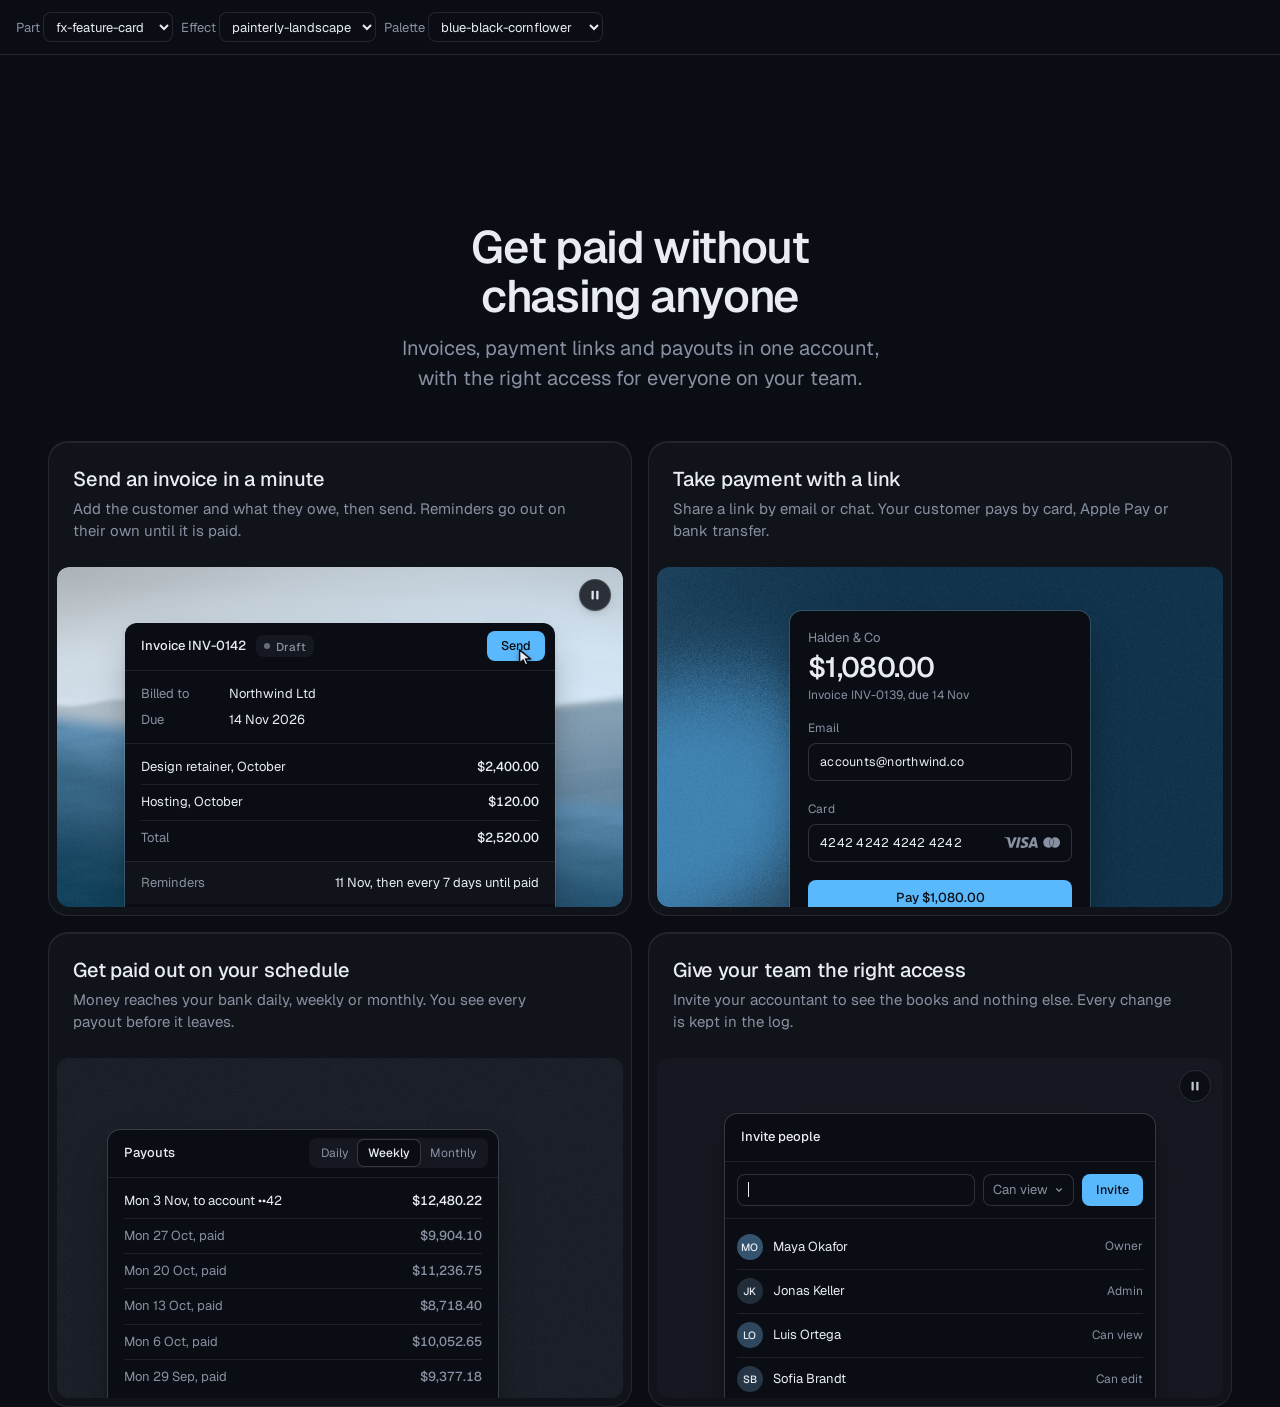
<file: assets/components/_lab.html>
<!doctype html>
<html lang="en" data-radius="soft">
<head>
<script>window.__tpGlMax = 16;   /* a gallery shows many live effects at once; a page of a site keeps the default 4 (fx.js) */</script>
<meta charset="utf-8">
<meta name="viewport" content="width=device-width, initial-scale=1">
<title>Component lab</title>
<link rel="preconnect" href="https://fonts.googleapis.com">
<link rel="preconnect" href="https://fonts.gstatic.com" crossorigin>
<link href="https://fonts.googleapis.com/css2?family=Geist:wght@100..900&family=Geist+Mono:wght@400..600&display=swap" rel="stylesheet">
<link rel="stylesheet" href="../system.css">
<link rel="stylesheet" href="./base.css">
<style>
  /* one component on its own, with a chosen effect (or object) and palette:
     _lab.html?c=fx-chart&fx=ruled-grounds&palette=white-link-blue&w=640 */
  :root { --font-display: "Geist", system-ui, sans-serif; --font-text: "Geist", system-ui, sans-serif; --font-mono: "Geist Mono", ui-monospace, monospace; --display-weight: 560; --display-tracking: -0.03em; }
  body { min-height: 100vh; margin: 0; }
  .bar { display: flex; flex-wrap: wrap; gap: 8px; align-items: center; padding: 12px 16px; border-bottom: 1px solid var(--line); font: 13px/1.4 var(--font-text); color: var(--muted); }
  .bar select { font: inherit; color: var(--ink); background: var(--bg); border: 1px solid var(--line); border-radius: var(--r-sm); height: 30px; padding: 0 8px; }
  .stage { padding: clamp(16px, 4vw, 48px); margin-inline: auto; }
</style>
</head>
<body>
<div class="bar">
  <label>Part <select id="c"></select></label>
  <label>Effect <select id="fx"></select></label>
  <label>Palette <select id="pal"></select></label>
</div>
<main class="stage" id="stage"></main>
<script type="module">
  import fx from '../effects/fx.js';
  const PARTS = ['fx-feature-card', 'fx-dither-object', 'fx-headline', 'fx-button', 'fx-prompt', 'fx-icon-tiles', 'fx-stat', 'fx-globe', 'fx-map', 'fx-chart', 'fx-bars', 'fx-band', 'fx-spotlight', 'fx-photo', 'fx-avatar', 'fx-search', 'fx-logos', 'fx-tabs', 'fx-pricing', 'fx-progress'];
  const PALETTES = {
    'blue-black-cornflower': { bg: '#0a0d14', surface: '#131824', ink: '#e9edf3', muted: '#8891a1', accent: '#5ab9fc', accentInk: '#0a0d14' },
    'graphite-safety-orange': { bg: '#18191b', surface: '#222427', ink: '#eff0f1', muted: '#9c9ea3', accent: '#ff4a1f', accentInk: '#18191b' },
    'white-link-blue': { bg: '#ffffff', surface: '#f4f4f4', ink: '#111111', muted: '#6b6b6b', accent: '#1a4be0', accentInk: '#ffffff' },
    'moss-sand': { bg: '#ddd6c6', surface: '#d2cab8', ink: '#2a2a26', muted: '#59574e', accent: '#4f6238', accentInk: '#ffffff' },
    'cobalt-field': { bg: '#0034eb', surface: '#002fd6', ink: '#ffffff', muted: '#dfe4f2', accent: '#e9e34a', accentInk: '#111111' },
  };
  const q = new URLSearchParams(location.search);
  const part = PARTS.includes(q.get('c')) ? q.get('c') : PARTS[0];
  const palId = PALETTES[q.get('palette')] ? q.get('palette') : 'blue-black-cornflower';
  const p = PALETTES[palId];
  const s = document.documentElement.style;
  const action = fx.color.contrast(p.accent, p.bg) >= 2.2 ? p.accent : p.ink;
  Object.entries({ '--p-bg': p.bg, '--p-surface': p.surface, '--p-ink': p.ink, '--p-muted': p.muted, '--p-accent': p.accent, '--p-accent-ink': p.accentInk, '--p-action': action, '--p-action-ink': action === p.accent ? p.accentInk : p.bg }).forEach(([k, v]) => s.setProperty(k, v));
  s.colorScheme = fx.color.isDark(p.bg) ? 'dark' : 'light';
  if (q.has('fallback')) fx.config.forceFallback = true;
  // one part at a time: at most 4 live WebGL contexts on this page
  fx.config.maxLive = 4;
  if (q.has('w')) document.getElementById('stage').style.maxWidth = q.get('w') + 'px';

  const base = `./${part}/`;
  const [meta, html, mod] = await Promise.all([fetch(base + 'meta.json').then(r => r.json()), fetch(base + 'component.html').then(r => r.text()), import(base + 'component.js')]);
  const link = Object.assign(document.createElement('link'), { rel: 'stylesheet', href: base + 'component.css' });
  document.head.append(link);
  await new Promise(r => { link.onload = link.onerror = r; });
  const choices = meta.effects?.length ? meta.effects : meta.objects || [];
  const chosen = choices.includes(q.get('fx')) ? q.get('fx') : meta.default;
  const stage = document.getElementById('stage');
  stage.innerHTML = html;
  const root = stage.firstElementChild;
  // the chosen effect goes where the part reads it: data-cx-object, data-cx-fill, or data-cx-effect on the root
  // the dither object: one figure set to the chosen object (one live object, as on a page); no caption under it
  if (meta.objects) {
    const fig = root.matches('[data-cx-object]') ? root : root.querySelector('[data-cx-object]');
    fig.dataset.cxObject = chosen;
    if (q.get('render') === 'studio') fig.dataset.cxRender = 'studio';
    fig.querySelector('.cx-obj__stage').removeAttribute('aria-label');
    fig.style.maxWidth = '720px';
  }
  // without ?fx= the markup keeps its own effects (the feature card mixes a landscape and a grain: setting
  // the default on every panel would paint the grain panel as a landscape too)
  else if (!choices.includes(q.get('fx'))) { /* as written */ }
  else if (root.querySelector('[data-cx-fill]')) root.querySelectorAll('[data-cx-fill]').forEach(el => { el.dataset.cxFill = chosen; });
  else if (root.querySelector('[data-cx-effect]')) root.querySelectorAll('[data-cx-effect]').forEach(el => { el.dataset.cxEffect = chosen; });
  else root.dataset.cxEffect = chosen;
  // the map draws its baked streets; an effect named with ?fx= shows its fallback ground (no map data) instead
  if (part === 'fx-map' && choices.includes(q.get('fx'))) delete root.dataset.cxMap;
  await document.fonts.ready;
  window.__part = mod.default(root);
  setTimeout(() => { document.documentElement.dataset.ready = '1'; }, 1200);

  const fill = (sel, list, cur, key) => {
    const el = document.getElementById(sel);
    el.innerHTML = list.map(v => `<option${v === cur ? ' selected' : ''}>${v}</option>`).join('');
    el.addEventListener('change', () => { q.set(key, el.value); if (key === 'c') q.delete('fx'); location.search = q.toString(); });
  };
  fill('c', PARTS, part, 'c');
  // a part whose default is none (the map's streets, the photograph as it is) lists none first, so the
  // select never shows an effect that is not on
  fill('fx', meta.default === 'none' ? ['none', ...choices] : choices, chosen, 'fx');
  fill('pal', Object.keys(PALETTES), palId, 'palette');
</script>
</body>
</html>
</file>
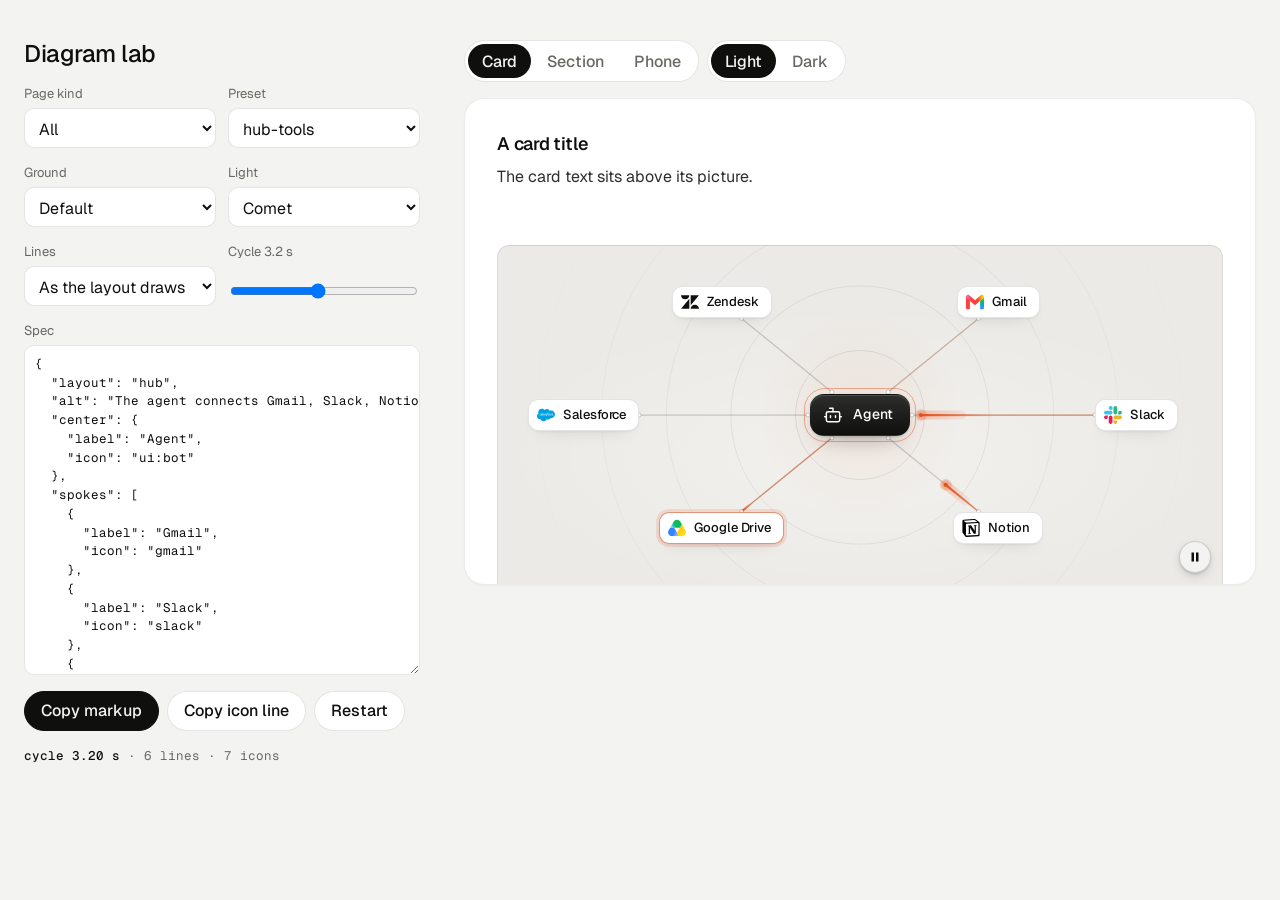
<file: assets/diagrams/lab.html>
<!doctype html>
<html lang="en">
<head>
<meta charset="utf-8">
<meta name="viewport" content="width=device-width, initial-scale=1">
<title>Diagram lab</title>
<link rel="preconnect" href="https://fonts.googleapis.com">
<link rel="preconnect" href="https://fonts.gstatic.com" crossorigin>
<link href="https://fonts.googleapis.com/css2?family=Geist:wght@300..700&family=Geist+Mono:wght@400;500&display=swap" rel="stylesheet">
<link rel="stylesheet" href="../ui/cards.css">
<link rel="stylesheet" href="diagram.css">
<style>
  /* The builder: pick a preset, change the JSON or the controls, see the card at once, copy the markup. Not part of a page. */
  :root { --font-text: "Geist", system-ui, sans-serif; --font-display: "Geist", system-ui, sans-serif; --font-mono: "Geist Mono", ui-monospace, monospace; }
  [data-theme="light"] { --bg: #f3f3f1; --card: #ffffff; --ink: #0f0f0e; --muted: #686863; --accent: #e5531c; --accent-ink: #ffffff; --frag: #ffffff; --ground-bg: #ebeae6; --ground-accent: #dcd9d0; --line: rgb(0 0 0 / .1); --field: #ffffff; }
  [data-theme="light"][data-accent="blue"] { --accent: #2456e8; }
  [data-theme="light"][data-accent="green"] { --accent: #16825d; }
  [data-theme="dark"] { --bg: #070708; --card: #141416; --ink: #f2f2ef; --muted: #8f9094; --accent: #ff7a3c; --accent-ink: #120c08; --frag: #1c1d20; --ground-bg: #101012; --ground-accent: #232326; --line: rgb(255 255 255 / .12); --field: #101012; }
  [data-theme="dark"][data-accent="white"] { --accent: #f2f2ef; --accent-ink: #0b0b0c; }
  [data-theme="dark"][data-accent="green"] { --accent: #3ccf8e; --accent-ink: #06130d; }
  * { box-sizing: border-box; }
  html, body { margin: 0; }
  body { font-family: var(--font-text); background: var(--bg); color: var(--ink); -webkit-font-smoothing: antialiased; min-height: 100vh; }
  .lab { display: grid; gap: 32px; max-width: 1440px; margin: 0 auto; padding: 32px 24px 64px; }
  .side { display: grid; gap: 16px; align-content: start; min-width: 0; }
  .side h1 { margin: 0; font: 500 24px/1.2 var(--font-display); letter-spacing: -0.02em; }
  .row { display: grid; gap: 6px; }
  .row > label, .row > .lbl { font-size: 13px; color: var(--muted); }
  .two { display: grid; grid-template-columns: 1fr 1fr; gap: 12px; }
  select, textarea, button, input[type=range] { font: inherit; color: inherit; }
  select, textarea { width: 100%; background: var(--field); border: 1px solid var(--line); border-radius: 10px; padding: 9px 10px; }
  select { height: 40px; }
  textarea { min-height: 360px; resize: vertical; font: 400 12.5px/1.5 var(--font-mono); white-space: pre; tab-size: 2; }
  textarea.is-bad { border-color: #c4321c; }
  .btns { display: flex; flex-wrap: wrap; gap: 8px; }
  button.b { height: 40px; padding: 0 16px; border-radius: 999px; border: 1px solid var(--line); background: var(--card); cursor: pointer; font-weight: 500; }
  button.b:hover { border-color: var(--ink); }
  button.b--main { background: var(--ink); color: var(--bg); border-color: var(--ink); }
  .out { font: 400 12.5px/1.5 var(--font-mono); color: var(--muted); overflow-wrap: anywhere; min-height: 1.5em; }
  .out b { color: var(--ink); font-weight: 500; }
  .out .bad { color: #c4321c; }
  .lb-stage { min-width: 0; display: grid; align-content: start; gap: 16px; }
  .lb-stage .card > .panel { --p-h: 340px; }
  .lb-stage .card--wide > .panel { --p-h: 560px; }
  .lb-stage .card--phone { max-width: 390px; }
  .lb-stage .card--phone > .panel { --p-h: 300px; }
  .seg { display: inline-flex; border: 1px solid var(--line); border-radius: 999px; padding: 3px; gap: 2px; background: var(--card); width: fit-content; }
  .seg button { height: 34px; padding: 0 14px; border: 0; background: none; border-radius: 999px; cursor: pointer; font-weight: 500; color: var(--muted); }
  .seg button[aria-pressed="true"] { background: var(--ink); color: var(--bg); }
  @media (min-width: 1024px) { .lab { grid-template-columns: 400px minmax(0, 1fr); gap: 40px; padding-top: 40px; } textarea { min-height: 330px; } .side { position: sticky; top: 24px; max-height: calc(100vh - 48px); overflow: auto; padding-right: 4px; } }
  @media (max-width: 639px) { .lab { padding: 24px 16px 48px; } }
</style>
</head>
<body data-theme="light" data-icon-base="../icons/demo/">
<div class="lab">
  <aside class="side">
    <h1>Diagram lab</h1>
    <div class="two">
      <div class="row"><label for="type">Page kind</label><select id="type"><option value="">All</option><option>software</option><option>tech</option><option>gaming</option><option>product</option><option>service</option></select></div>
      <div class="row"><label for="preset">Preset</label><select id="preset"></select></div>
    </div>
    <div class="two">
      <div class="row"><label for="ground">Ground</label><select id="ground"><option value="">Default</option><option>dots</option><option>rings</option><option>grid</option><option>glow</option><option>glow dots</option><option>glow rings</option><option>none</option></select></div>
      <div class="row"><label for="pulse">Light</label><select id="pulse"><option value="">Comet</option><option>dot</option><option>none</option></select></div>
    </div>
    <div class="two">
      <div class="row"><label for="curve">Lines</label><select id="curve"><option value="">As the layout draws them</option><option>curve</option><option>elbow</option><option>swirl</option></select></div>
      <div class="row"><label for="cycle">Cycle <span id="cycleV">3.2 s</span></label><input id="cycle" type="range" min="2.5" max="4" step="0.1" value="3.2"></div>
    </div>
    <div class="row"><label for="json">Spec</label><textarea id="json" spellcheck="false"></textarea></div>
    <div class="btns">
      <button class="b b--main" id="copy" type="button">Copy markup</button>
      <button class="b" id="copyIcons" type="button">Copy icon line</button>
      <button class="b" id="restart" type="button">Restart</button>
    </div>
    <div class="out" id="info"></div>
  </aside>
  <main class="lb-stage">
    <div class="btns">
      <div class="seg" id="size" role="group" aria-label="Size"><button type="button" data-v="card" aria-pressed="true">Card</button><button type="button" data-v="section" aria-pressed="false">Section</button><button type="button" data-v="phone" aria-pressed="false">Phone</button></div>
      <div class="seg" id="theme" role="group" aria-label="Palette"><button type="button" data-v="light" aria-pressed="true">Light</button><button type="button" data-v="dark" aria-pressed="false">Dark</button></div>
    </div>
    <article class="card card--row" id="card"><h3 id="ct"></h3><p id="cp"></p><div class="panel"><div class="dg" id="dg"></div></div></article>
  </main>
</div>
<script type="module">
  import dg from './diagram.js';
  const $ = id => document.getElementById(id);
  const presets = await dg.presets();
  const base = new URL('../icons/demo/', location.href).href;
  const q = new URLSearchParams(location.search);
  let spec = null, d = null, size = 'card';

  const names = type => Object.keys(presets).filter(k => !type || (presets[k].types || []).includes(type));
  const fillPresets = () => { $('preset').innerHTML = names($('type').value).map(k => `<option>${k}</option>`).join(''); };
  const load = id => { spec = JSON.parse(JSON.stringify(presets[id])); delete spec.types; $('json').value = JSON.stringify(spec, null, 2); sync(); };
  const first = n => (spec.center || spec.core || spec.input || spec.root || spec.left || {}).label || n;

  function iconIds(o, out = new Set()) {
    if (Array.isArray(o)) o.forEach(x => iconIds(x, out));
    else if (o && typeof o === 'object') for (const k in o) { if (k === 'icon' && typeof o[k] === 'string' && !/^text:|[/.]/.test(o[k])) out.add(o[k]); else iconIds(o[k], out); }
    return out;
  }
  function markup() {
    const j = JSON.stringify(spec);
    return /'/.test(j)
      ? `<div class="panel"><div class="dg" data-diagram><script type="application/json">${j}<\/script></div></div>`
      : `<div class="panel"><div class="dg" data-diagram='${j}'></div></div>`;
  }
  function paint() {
    const card = $('card');
    card.classList.toggle('card--wide', size === 'section');
    card.classList.toggle('card--phone', size === 'phone');
    const s = JSON.parse(JSON.stringify(spec));
    if (size === 'section') s.size = 'section';
    $('ct').textContent = 'A card title';
    $('cp').textContent = 'The card text sits above its picture.';
    const el = $('dg');
    d = dg.mount(el, s, { iconBase: base });
    const ids = [...iconIds(spec)];
    setTimeout(() => {
      $('info').innerHTML = `<b>cycle ${d.T ? d.T.toFixed(2) : '-'} s</b> · ${d.E ? d.E.filter(e => e.lit).length : 0} lines · ${ids.length} icons`;
    }, 400);
  }
  function sync() {
    try { spec = JSON.parse($('json').value); $('json').classList.remove('is-bad'); } catch (e) { $('json').classList.add('is-bad'); $('info').innerHTML = `<span class="bad">${e.message}</span>`; return; }
    paint();
  }
  // a control writes into the spec and the textarea
  function setField(path, v) {
    try { spec = JSON.parse($('json').value); } catch { return; }
    const [a, b] = path.split('.');
    if (b) { spec[a] = spec[a] || {}; if (v === '' || v == null) delete spec[a][b]; else spec[a][b] = v; if (!Object.keys(spec[a]).length) delete spec[a]; }
    else if (v === '' || v == null) delete spec[a]; else spec[a] = v;
    $('json').value = JSON.stringify(spec, null, 2);
    sync();
  }
  $('type').onchange = () => { fillPresets(); load($('preset').value); };
  $('preset').onchange = () => { $('ground').value = $('pulse').value = $('curve').value = ''; $('cycle').value = 3.2; $('cycleV').textContent = '3.2 s'; load($('preset').value); };
  $('ground').onchange = () => setField('ground', $('ground').value);
  $('pulse').onchange = () => setField('motion.pulse', $('pulse').value);
  $('curve').onchange = () => setField('curve', $('curve').value);
  $('cycle').oninput = () => { $('cycleV').textContent = (+$('cycle').value).toFixed(1) + ' s'; setField('motion.cycle', +$('cycle').value === 3.2 ? '' : +$('cycle').value); };
  let t0; $('json').oninput = () => { clearTimeout(t0); t0 = setTimeout(sync, 350); };
  $('restart').onclick = () => d && d.restart && d.restart();
  const copy = async (text, btn, label) => { try { await navigator.clipboard.writeText(text); btn.textContent = 'Copied'; } catch { btn.textContent = 'Copy failed'; } setTimeout(() => (btn.textContent = label), 1400); };
  $('copy').onclick = () => copy(markup(), $('copy'), 'Copy markup');
  $('copyIcons').onclick = () => copy(`node <skill>/scripts/icons.mjs fetch ${[...iconIds(spec)].join(' ')} --out assets/icons`, $('copyIcons'), 'Copy icon line');
  for (const [id, key] of [['size', 'size'], ['theme', 'theme']]) {
    $(id).onclick = ev => {
      const b = ev.target.closest('button'); if (!b) return;
      [...$(id).children].forEach(x => x.setAttribute('aria-pressed', String(x === b)));
      if (key === 'size') { size = b.dataset.v; paint(); } else document.body.dataset.theme = b.dataset.v;
    };
  }
  if (q.get('type')) $('type').value = q.get('type');
  fillPresets();
  if (q.get('preset') && presets[q.get('preset')]) $('preset').value = q.get('preset');
  if (q.get('theme') === 'dark') { document.body.dataset.theme = 'dark'; $('theme').children[1].click(); }
  load($('preset').value);
  window.__lab = { get d() { return d; } };
</script>
</body>
</html>
</file>
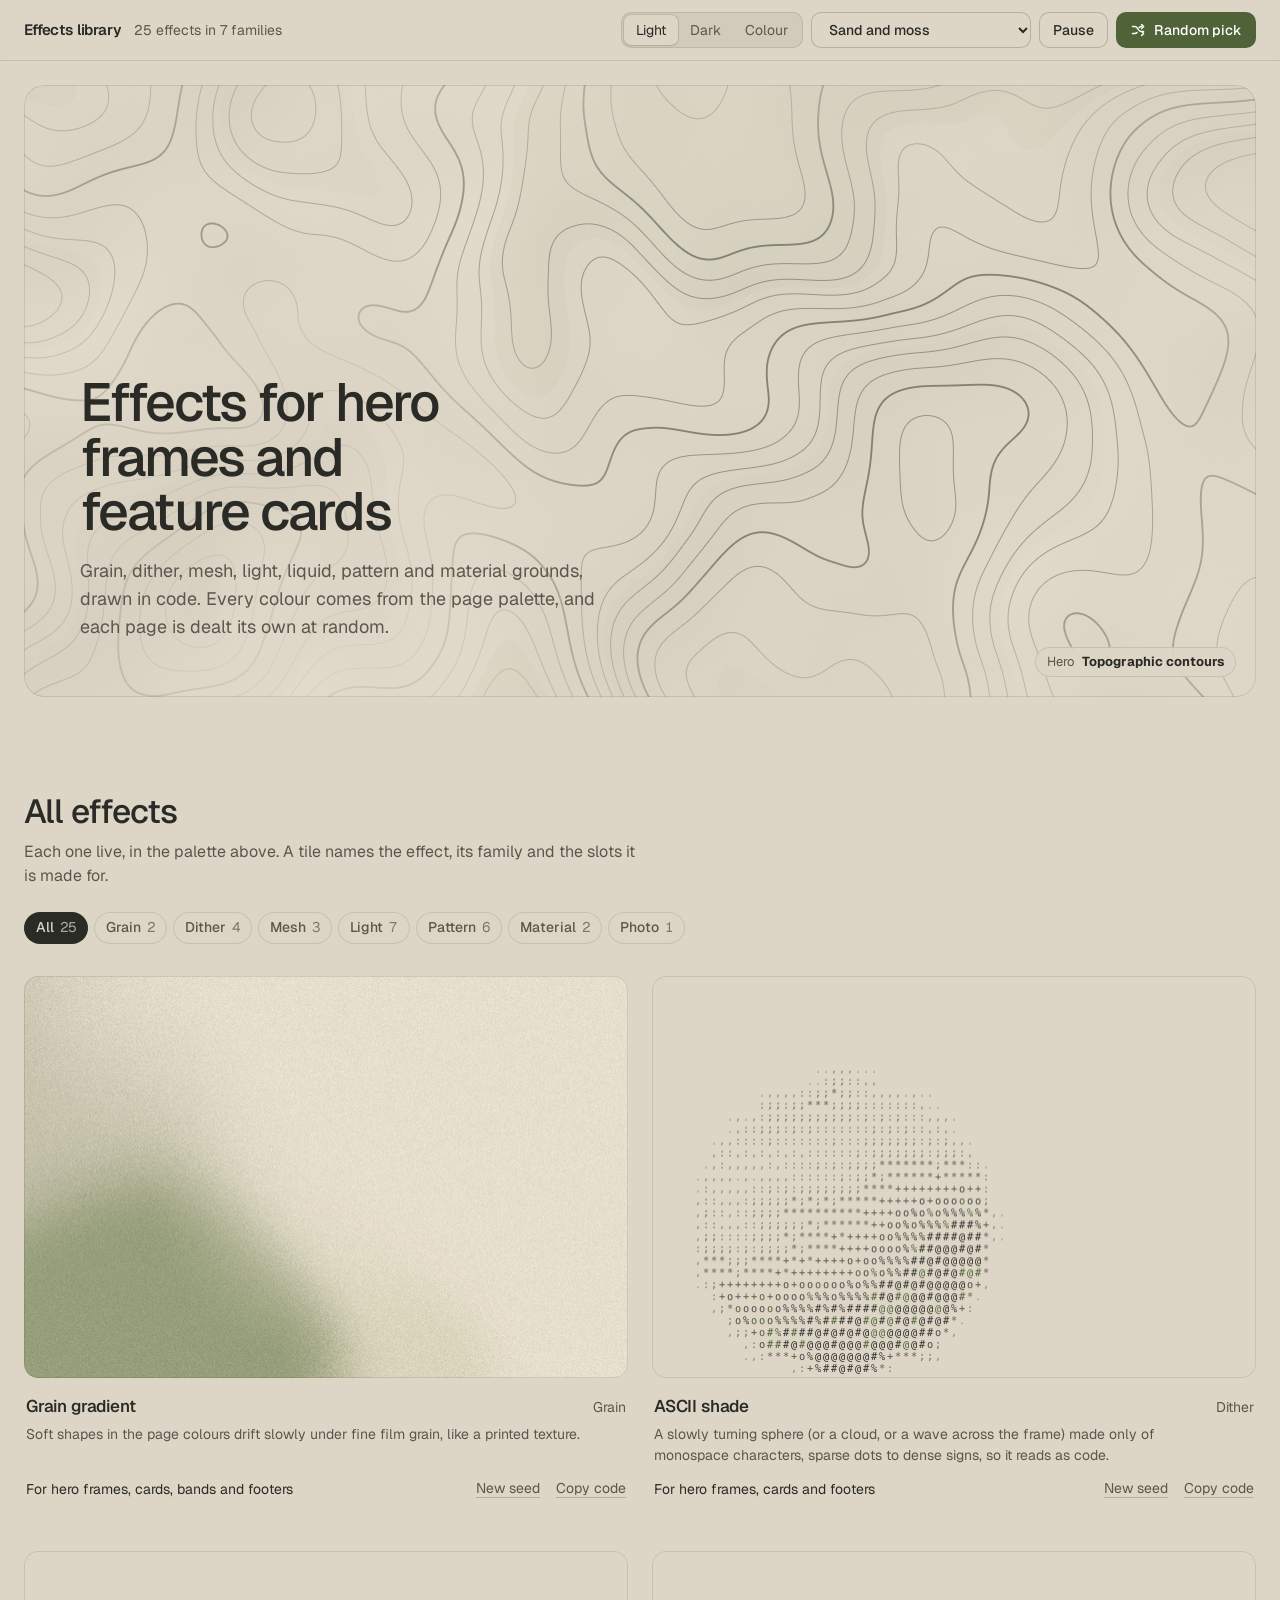
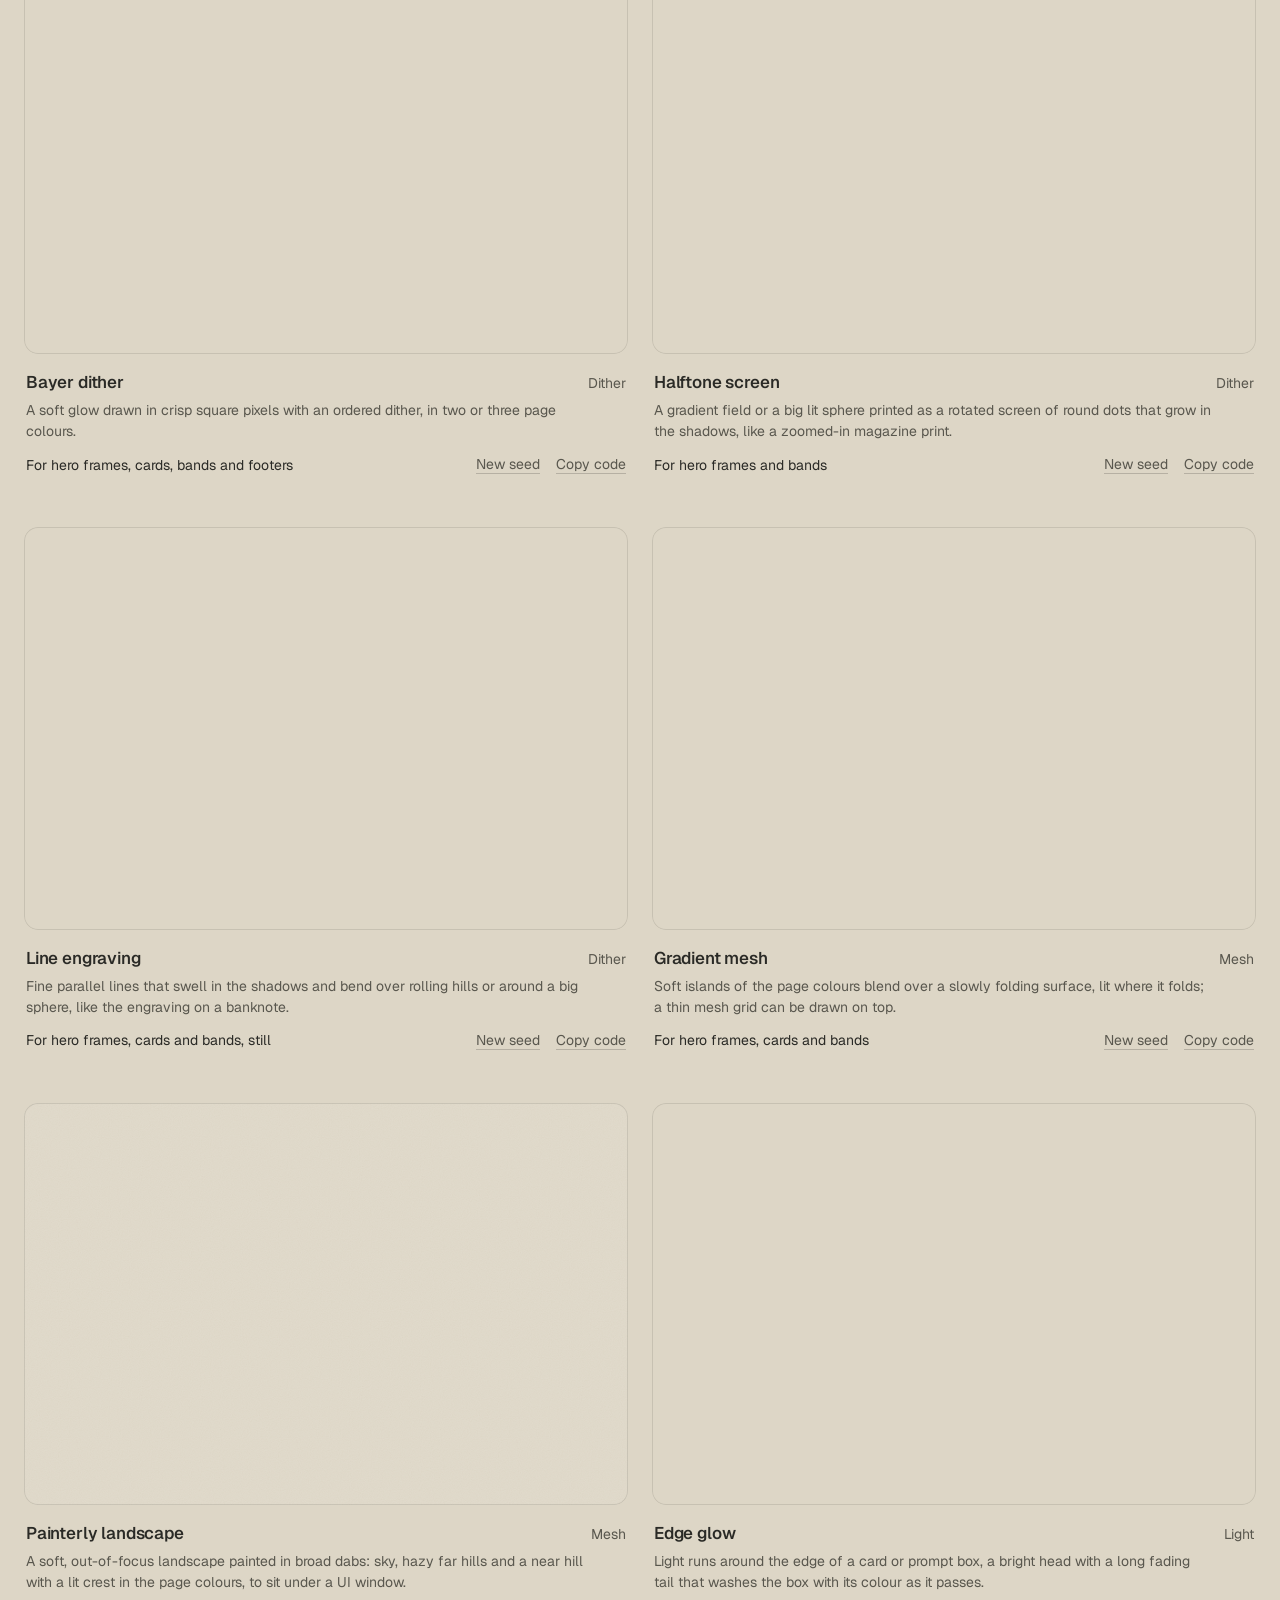
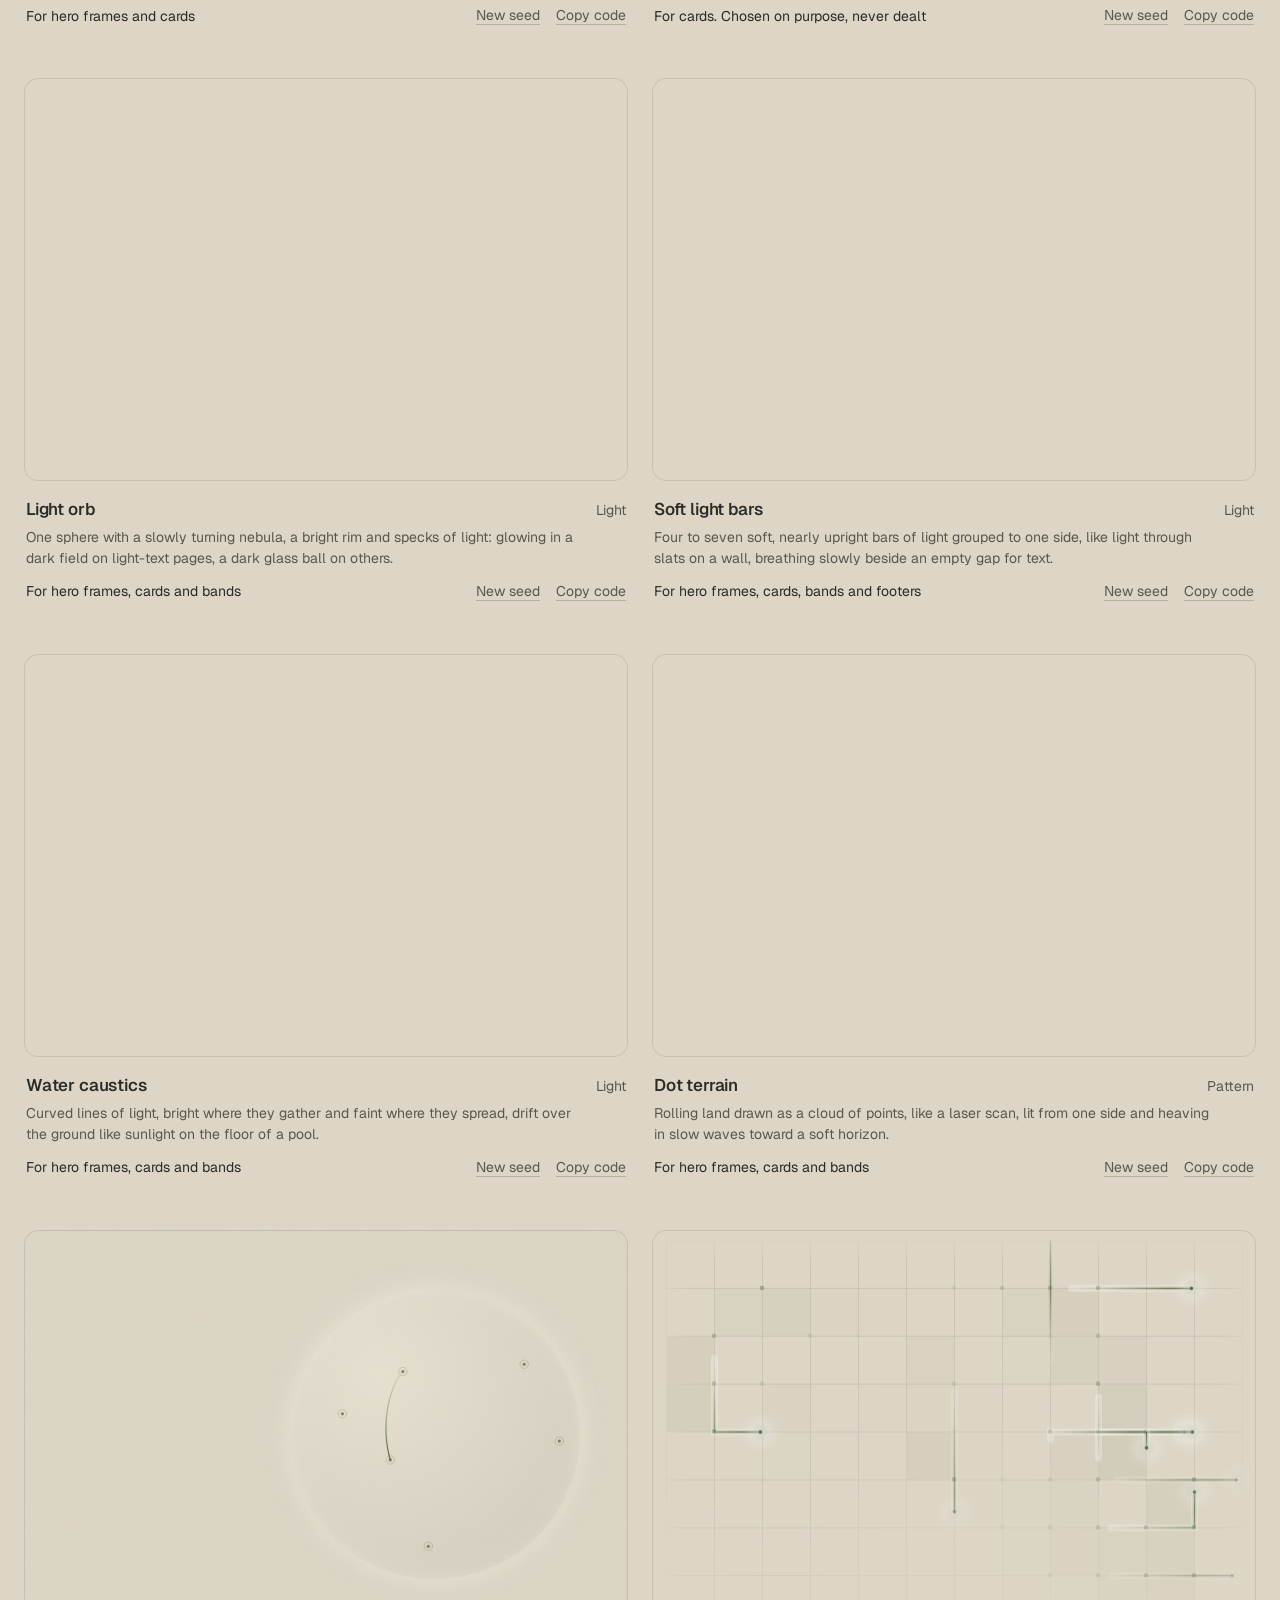
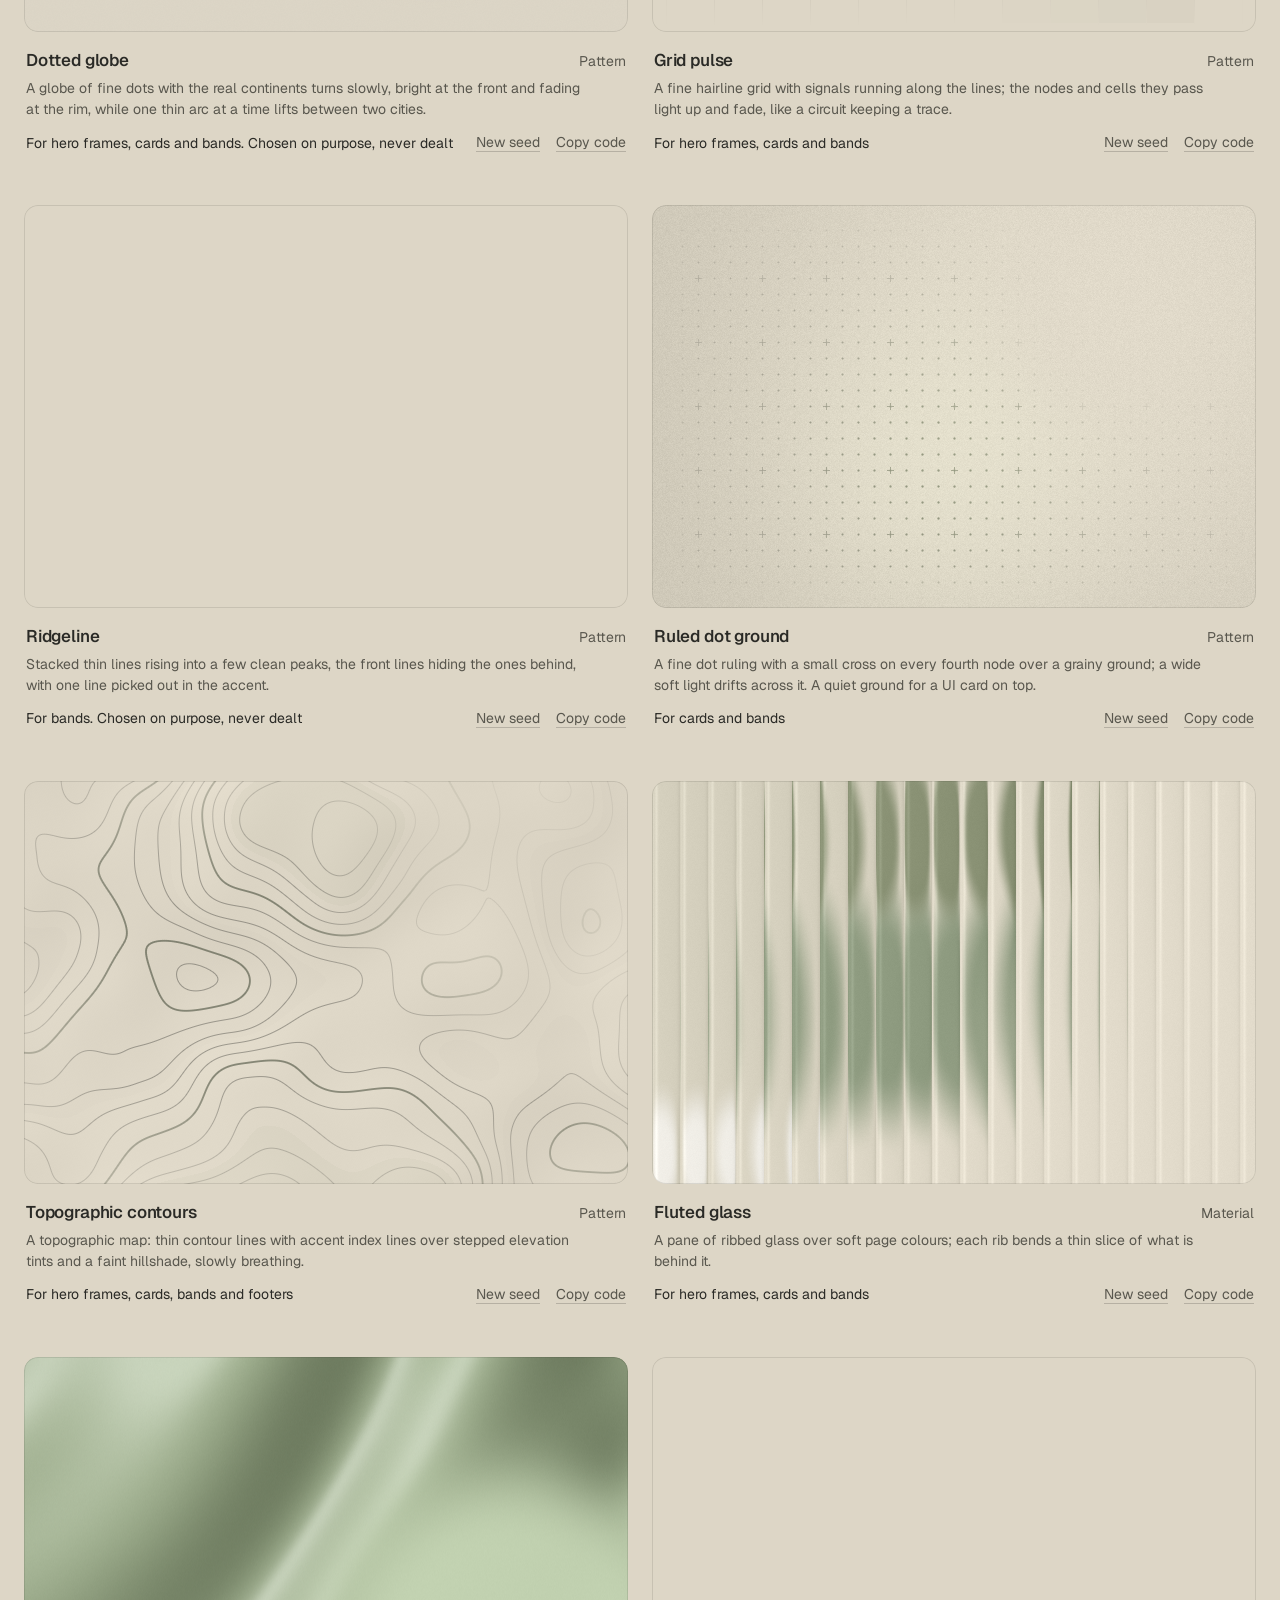
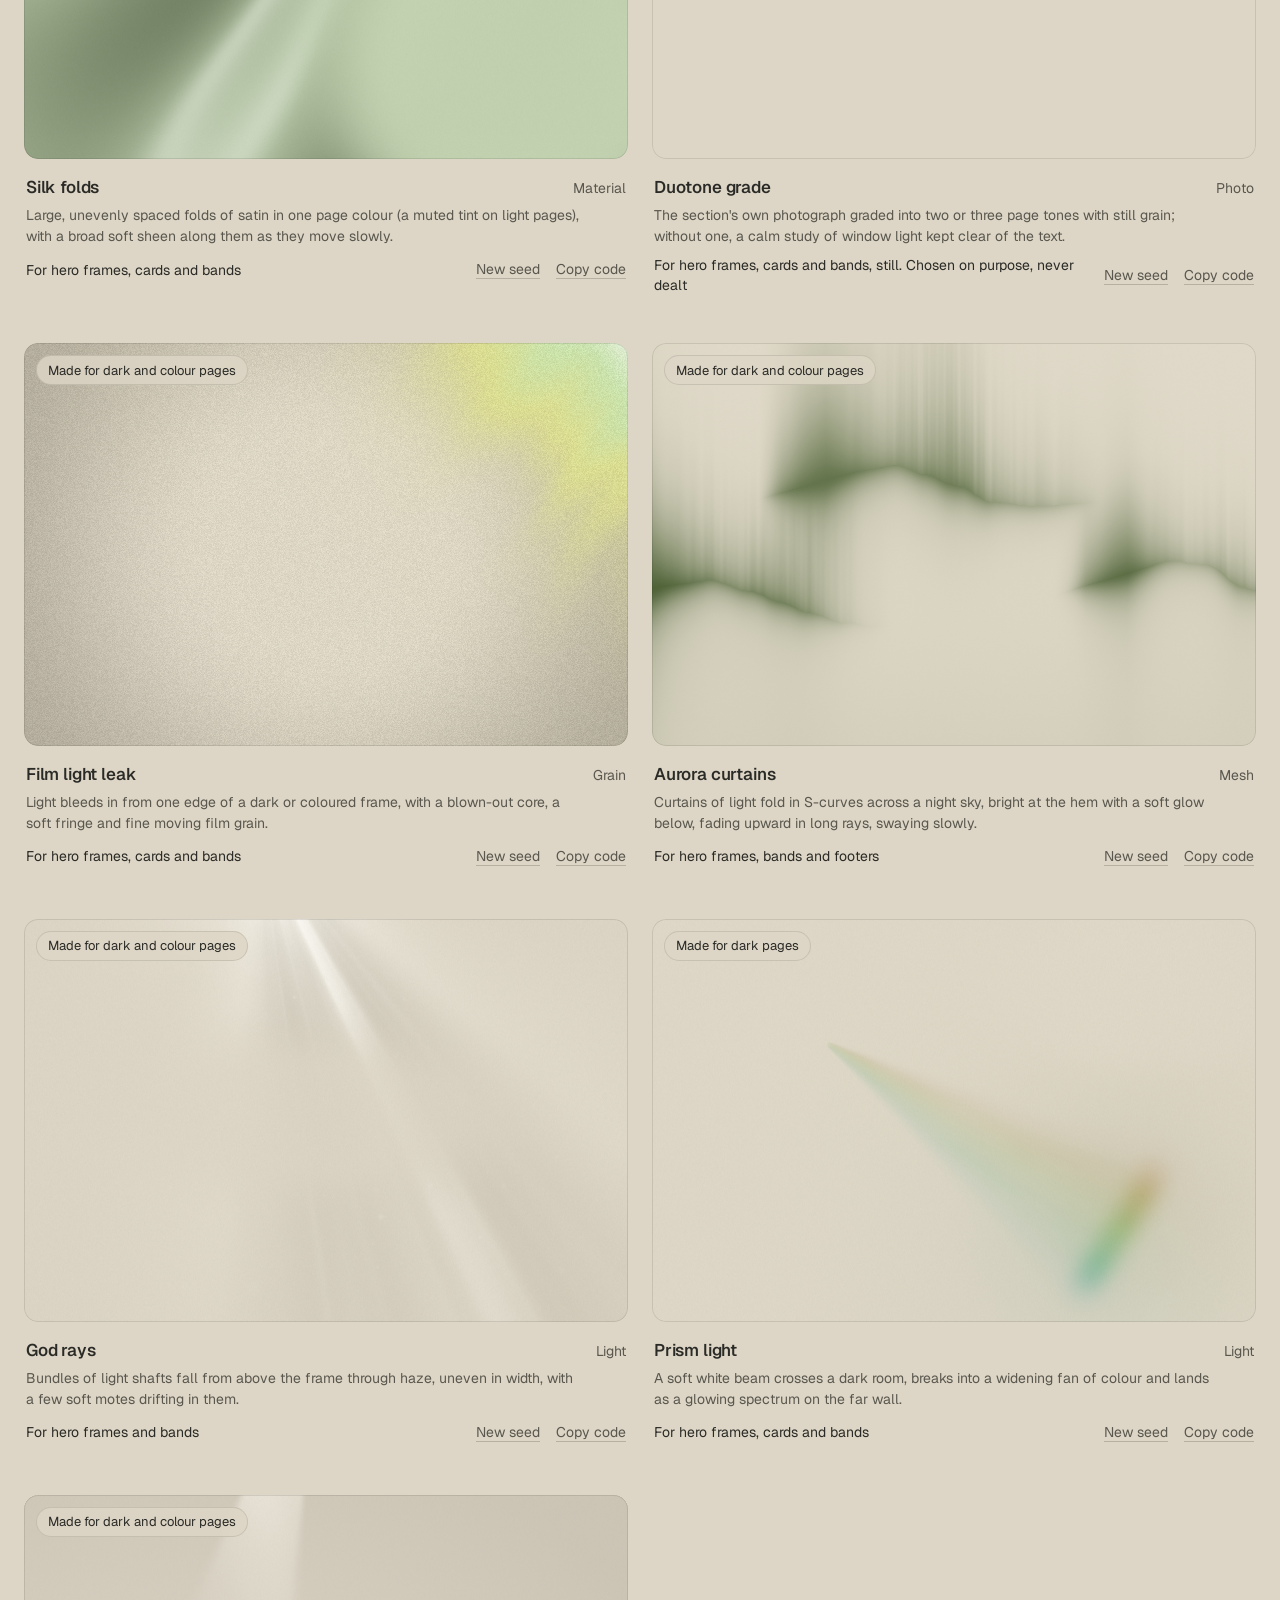
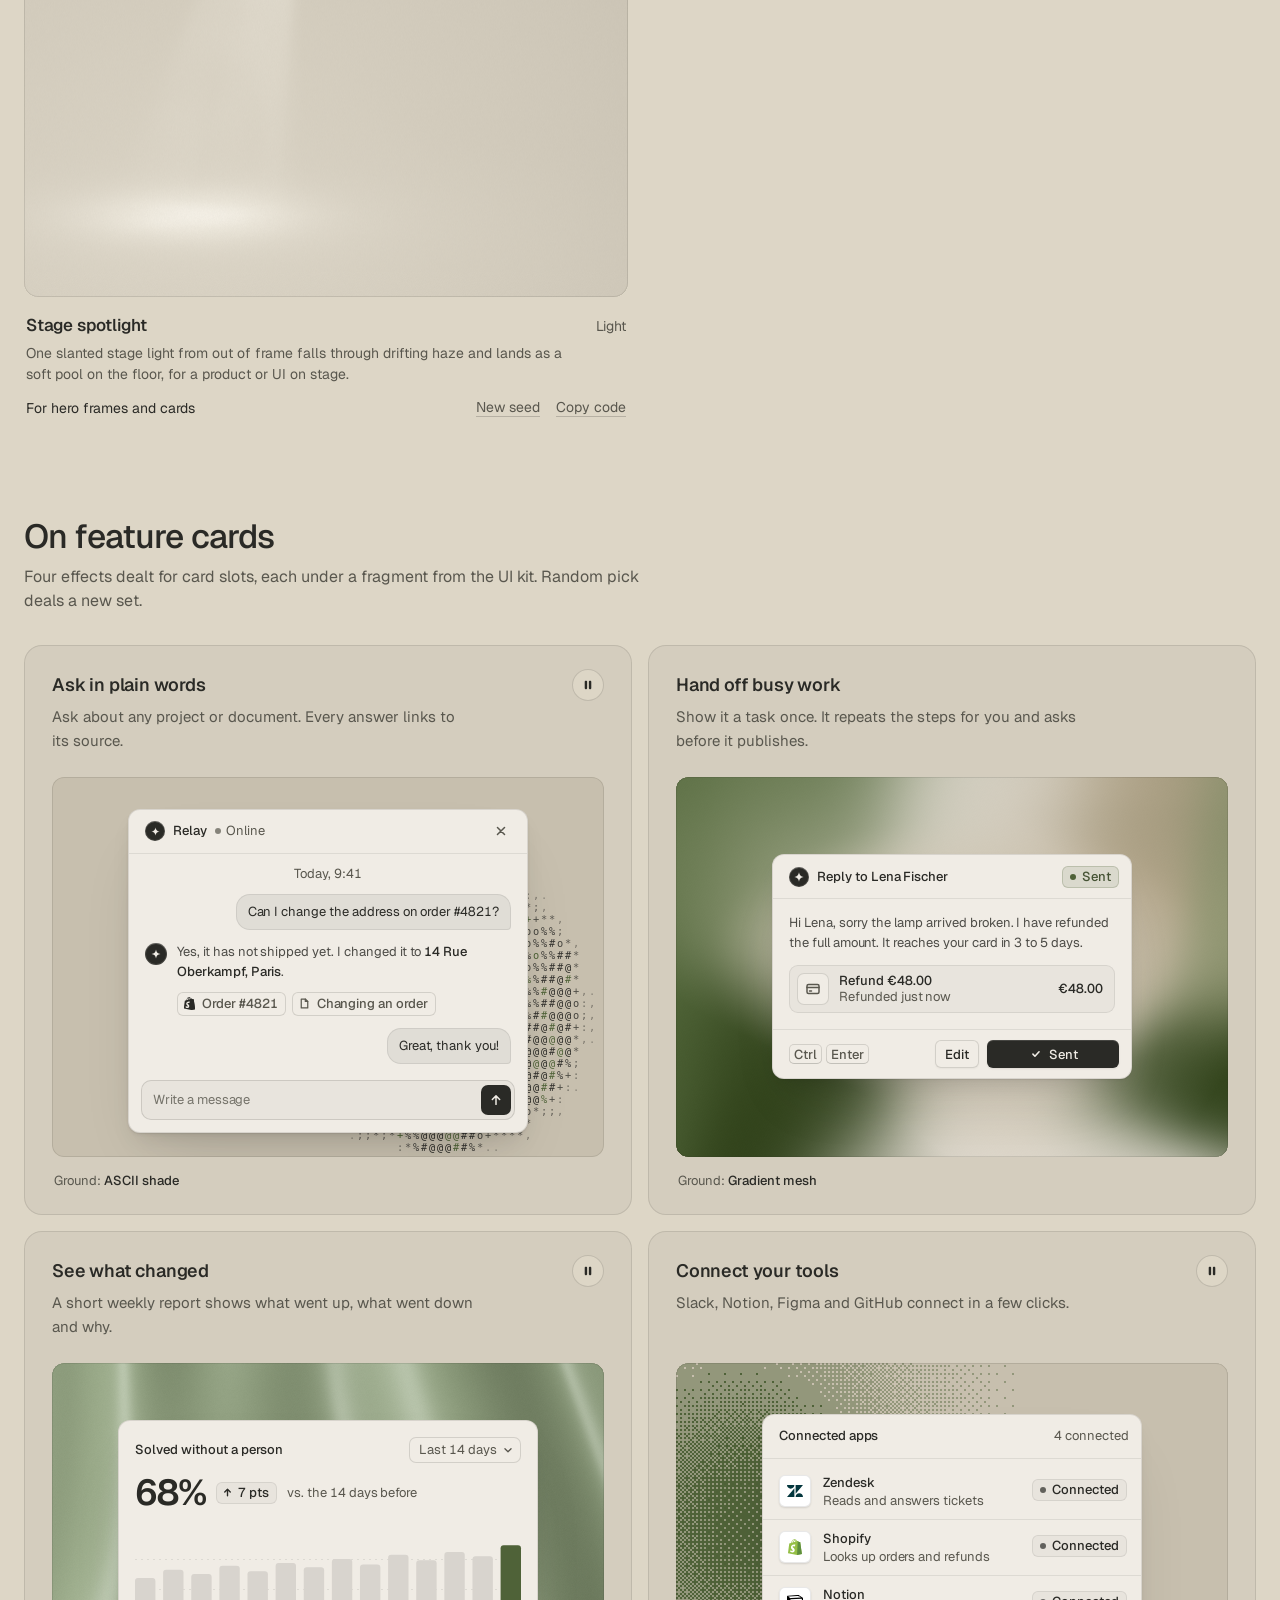
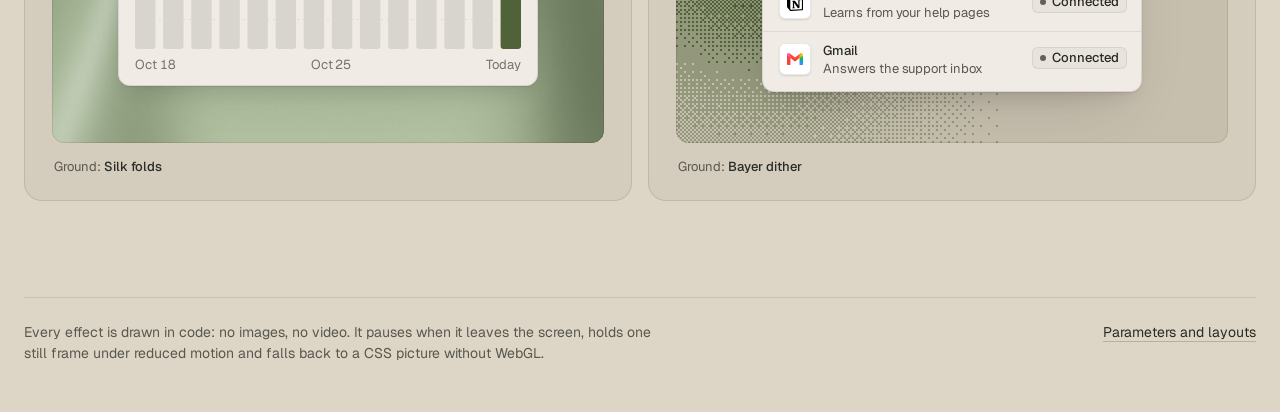
<file: assets/effects/gallery.html>
<!doctype html>
<html lang="en">
<head>
<script>window.__tpGlMax = 16;   /* a gallery shows many live effects at once; a page of a site keeps the default 4 (fx.js) */</script>
<meta charset="utf-8">
<meta name="viewport" content="width=device-width, initial-scale=1">
<title>Effects library</title>
<meta name="description" content="Effects drawn in code for hero frames, feature cards and bands, in the page palette.">
<link rel="icon" href="data:,">
<link rel="preconnect" href="https://fonts.googleapis.com">
<link rel="preconnect" href="https://fonts.gstatic.com" crossorigin>
<link href="https://fonts.googleapis.com/css2?family=Geist:wght@100..900&family=Geist+Mono:wght@100..900&display=swap" rel="stylesheet">
<style>
  /* the page palette; the script sets these from the palette switcher */
  :root {
    --bg: #ddd6c6; --surface: #d2cab8; --ink: #2a2a26; --muted: #59574e; --accent: #4f6238; --accent-ink: #ffffff;
    --card: #d2cab8; --panel: #cbc3b1; --win: #eeebe3; --win-surface: #e4e0d6;
    color-scheme: light;
  }
  @media (prefers-color-scheme: dark) {
    :root:not([data-theme="light"]) {
      --bg: #0a0d14; --surface: #131824; --ink: #e9edf3; --muted: #8891a1; --accent: #5ab9fc; --accent-ink: #0a0d14;
      --card: #131824; --panel: #0a0d14; --win: #1d2230; --win-surface: #262c3b;
      color-scheme: dark;
    }
  }
  :root[data-theme="dark"] {
    --bg: #0a0d14; --surface: #131824; --ink: #e9edf3; --muted: #8891a1; --accent: #5ab9fc; --accent-ink: #0a0d14;
    --card: #131824; --panel: #0a0d14; --win: #1d2230; --win-surface: #262c3b;
    color-scheme: dark;
  }
  :root {
    --line: color-mix(in oklab, var(--ink) 12%, transparent);
    --line-2: color-mix(in oklab, var(--ink) 22%, transparent);
    --chip: color-mix(in oklab, var(--ink) 6%, var(--bg));
    --font: "Geist", ui-sans-serif, system-ui, -apple-system, "Segoe UI", Roboto, "Helvetica Neue", Arial, sans-serif;
    --mono: "Geist Mono", ui-monospace, "SFMono-Regular", Consolas, monospace;
    --wrap: 1320px;
    --gut: 24px;
  }
  * { box-sizing: border-box; }
  html { -webkit-text-size-adjust: 100%; scroll-behavior: smooth; }
  @media (prefers-reduced-motion: reduce) { html { scroll-behavior: auto; } }
  body {
    margin: 0; background: var(--bg); color: var(--ink);
    font: 15px/1.5 var(--font); -webkit-font-smoothing: antialiased; font-feature-settings: "ss01" 0;
    overflow-x: hidden;
  }
  button, select { font: inherit; color: inherit; }
  :focus-visible { outline: 2px solid var(--accent); outline-offset: 2px; }
  .wrap { max-width: calc(var(--wrap) + 2 * var(--gut)); margin: 0 auto; padding: 0 var(--gut); }

  /* top bar */
  .top { position: sticky; top: 0; z-index: 50; background: color-mix(in oklab, var(--bg) 86%, transparent);
    backdrop-filter: blur(16px) saturate(1.2); -webkit-backdrop-filter: blur(16px) saturate(1.2); border-bottom: 1px solid var(--line); }
  .top-in { display: flex; align-items: center; gap: 12px 8px; padding-top: 12px; padding-bottom: 12px; }
  .top-in .controls { margin-left: auto; }
  .brand { display: flex; align-items: baseline; gap: 12px; min-width: 0; }
  .brand b { font-size: 15px; font-weight: 600; letter-spacing: -0.01em; white-space: nowrap; }
  .brand span { color: var(--muted); font-size: 14px; white-space: nowrap; }
  .controls { display: flex; align-items: center; gap: 8px; flex-wrap: wrap; }
  .seg { display: inline-flex; padding: 3px; border-radius: 10px; background: var(--chip); box-shadow: inset 0 0 0 1px var(--line); }
  .seg button { height: 30px; border: 0; background: transparent; padding: 0 12px; border-radius: 7px; cursor: pointer; color: var(--muted); font-size: 14px; }
  .seg button[aria-pressed="true"] { background: var(--bg); color: var(--ink); box-shadow: 0 0 0 1px var(--line), 0 1px 2px rgb(0 0 0 / 0.08); }
  .btn, .select {
    height: 36px; padding: 0 14px; border-radius: 10px; border: 0; background: var(--bg); color: var(--ink);
    box-shadow: inset 0 0 0 1px var(--line-2); cursor: pointer; display: inline-flex; align-items: center; gap: 8px;
    font-size: 14px; font-weight: 500; white-space: nowrap;
  }
  .btn:hover, .select:hover { box-shadow: inset 0 0 0 1px color-mix(in oklab, var(--ink) 38%, transparent); }
  .btn--primary { background: var(--accent); color: var(--accent-ink); box-shadow: none; }
  .btn--primary:hover { box-shadow: none; background: color-mix(in oklab, var(--accent) 88%, var(--ink)); }
  .btn svg { width: 16px; height: 16px; flex: none; }
  .select { max-width: 220px; padding-right: 10px; }

  /* hero: a dealt hero effect with text in its calm area */
  .hero { position: relative; margin-top: 24px; height: clamp(480px, 68vh, 660px); border-radius: 20px; overflow: hidden;
    display: flex; flex-direction: column; justify-content: flex-end; }
  .hero::after, .stage::after, .panel::after { content: ""; position: absolute; inset: 0; border-radius: inherit; box-shadow: inset 0 0 0 1px var(--line); pointer-events: none; z-index: 2; }
  .hero-copy { position: relative; z-index: 1; padding: 56px; max-width: 760px; }
  .hero h1 { max-width: 9.5em; margin: 0 0 18px; font-size: clamp(38px, 3.4vw + 10px, 62px); line-height: 1.02; letter-spacing: -0.035em; font-weight: 520; text-wrap: balance; }
  .hero p { margin: 0; max-width: 44ch; font-size: 18px; line-height: 28px; color: var(--muted); text-wrap: pretty; }
  .hero-tag { position: absolute; right: 20px; bottom: 20px; z-index: 3; }
  .tag { display: inline-flex; align-items: center; gap: 8px; height: 30px; padding: 0 12px; border-radius: 999px; font-size: 13px;
    background: color-mix(in oklab, var(--bg) 82%, transparent); color: var(--ink); box-shadow: inset 0 0 0 1px var(--line);
    backdrop-filter: blur(10px); -webkit-backdrop-filter: blur(10px); white-space: nowrap; }
  .tag span { color: var(--muted); }

  /* sections */
  section { padding-top: 96px; }
  .sec-head { display: flex; align-items: flex-end; justify-content: space-between; gap: 24px 48px; flex-wrap: wrap; margin-bottom: 32px; }
  .sec-head h2 { margin: 0 0 10px; font-size: clamp(28px, 1.2vw + 18px, 36px); line-height: 1.1; letter-spacing: -0.025em; font-weight: 520; }
  .sec-head p { margin: 0; color: var(--muted); max-width: 56ch; font-size: 16px; line-height: 24px; text-wrap: pretty; }
  .filters { display: flex; flex-wrap: wrap; gap: 6px; }
  .filters button { height: 32px; padding: 0 12px; border-radius: 999px; border: 0; cursor: pointer; font-size: 14px; color: var(--muted);
    background: transparent; box-shadow: inset 0 0 0 1px var(--line); }
  .filters button b { font-weight: 500; }
  .filters button span { margin-left: 6px; font-variant-numeric: tabular-nums; opacity: 0.75; }
  .filters button[aria-pressed="true"] { background: var(--ink); color: var(--bg); box-shadow: none; }

  /* the grid of every effect: one size of tile, labels under the picture */
  .grid { display: grid; grid-template-columns: repeat(2, minmax(0, 1fr)); gap: 48px 24px; }
  .tile { min-width: 0; display: flex; flex-direction: column; }
  .tile[hidden] { display: none; }
  .stage { position: relative; aspect-ratio: 3 / 2; border-radius: 14px; overflow: hidden; background: var(--bg); }
  .badge { position: absolute; top: 12px; left: 12px; z-index: 3; }
  .info { padding: 16px 2px 0; display: grid; gap: 6px; }
  .info-top { display: flex; align-items: baseline; justify-content: space-between; gap: 16px; }
  .info h3 { margin: 0; font-size: 17px; line-height: 24px; font-weight: 560; letter-spacing: -0.01em; }
  .fam { flex: none; font-size: 14px; color: var(--muted); }
  .look { margin: 0; color: var(--muted); font-size: 14px; line-height: 21px; max-width: 62ch; min-height: 42px;
    display: -webkit-box; -webkit-line-clamp: 2; -webkit-box-orient: vertical; overflow: hidden; }
  .info-foot { display: flex; align-items: center; justify-content: space-between; gap: 16px; margin-top: 2px; }
  .for { margin: 0; font-size: 14px; line-height: 20px; }
  .links { flex: none; display: flex; gap: 16px; }
  .links button { border: 0; background: none; padding: 4px 0; cursor: pointer; font-size: 14px; color: var(--muted);
    text-decoration: underline; text-decoration-color: var(--line-2); text-underline-offset: 4px; }
  .links button:hover { color: var(--ink); text-decoration-color: currentColor; }

  /* feature cards: an effect ground in the inset panel and a UI fragment on top */
  .cards { display: grid; grid-template-columns: repeat(2, minmax(0, 1fr)); gap: 16px; }
  .card { background: var(--card); border-radius: 18px; padding: 28px 28px 24px; box-shadow: inset 0 0 0 1px var(--line); display: flex; flex-direction: column; min-width: 0; }
  .card h3 { margin: 0 0 8px; font-size: 18px; line-height: 24px; font-weight: 560; letter-spacing: -0.01em; }
  .card > p:not(.ground) { margin: 0; color: var(--muted); font-size: 15px; line-height: 24px; max-width: 44ch; min-height: 48px; text-wrap: pretty; }
  .panel { position: relative; margin-top: 24px; height: 380px; border-radius: 12px; overflow: hidden; display: grid; place-items: center; padding: 32px; }
  .panel--bleed { place-items: end center; padding-bottom: 0; }
  .panel--bleed > .slot { margin-bottom: -48px; }
  .slot { position: relative; z-index: 1; max-width: 100%;
    --ui-font: var(--font); --ui-mono: var(--mono); --ui-radius: 12px;
    --fx-bg: var(--win); --fx-surface: var(--win-surface); --fx-ink: var(--ink); --fx-muted: var(--muted);
    --fx-accent: var(--accent); --fx-accent-ink: var(--accent-ink); }
  .ground { margin: 14px 2px 0; font-size: 13px; line-height: 20px; color: var(--muted); }
  .ground b { font-weight: 500; color: var(--ink); }

  .foot { padding-top: 96px; padding-bottom: 48px; }
  .foot-in > div { border-top: 1px solid var(--line); padding-top: 24px; display: flex; justify-content: space-between; gap: 16px 48px; flex-wrap: wrap; color: var(--muted); font-size: 14px; }
  .foot-in p { margin: 0; max-width: 72ch; }
  .foot a { color: var(--ink); text-underline-offset: 4px; text-decoration-color: var(--line-2); }
  .empty { padding: 64px 0; color: var(--muted); }

  .toast { position: fixed; left: 50%; bottom: 24px; z-index: 60; transform: translate(-50%, 16px); opacity: 0; pointer-events: none;
    max-width: calc(100vw - 32px); padding: 10px 16px; border-radius: 12px; background: var(--ink); color: var(--bg); font-size: 14px;
    transition: opacity .2s ease, transform .2s ease; }
  .toast.on { opacity: 1; transform: translate(-50%, 0); }

  @media (max-width: 1080px) {
    .hero-copy { padding: 40px; }
  }
  @media (max-width: 860px) {
    .grid, .cards { grid-template-columns: minmax(0, 1fr); }
    .grid { gap: 40px; }
  }
  @media (max-width: 720px) {
    :root { --gut: 16px; }
    .top { position: static; }
    .brand span, .select { display: none; }
    .top-in { display: grid; grid-template-columns: 1fr auto; grid-template-areas: "brand deal" "controls controls"; }
    .brand { grid-area: brand; }
    #deal { grid-area: deal; }
    .top-in .controls { grid-area: controls; margin-left: 0; flex-wrap: nowrap; }
    .seg { flex: 1; }
    .seg button { flex: 1; }
    .hero { margin-top: 16px; height: 560px; border-radius: 16px; }
    .hero-copy { padding: 28px 24px 72px; }
    .hero p { font-size: 16px; line-height: 24px; }
    .hero-tag { left: 24px; right: auto; bottom: 20px; }
    section { padding-top: 72px; }
    .card { padding: 20px; }
    .panel { height: 340px; padding: 20px 16px; }
    .info-foot { flex-wrap: wrap; }
  }
</style>
</head>
<body>
<header class="top">
  <div class="wrap top-in">
    <div class="brand"><b>Effects library</b><span id="count"></span></div>
    <div class="controls">
      <div class="seg" role="group" aria-label="Palette kind">
        <button type="button" data-kind="light">Light</button>
        <button type="button" data-kind="dark">Dark</button>
        <button type="button" data-kind="colour">Colour</button>
      </div>
      <select class="select" id="pal" aria-label="Palette"></select>
      <button type="button" class="btn" id="pause" aria-pressed="false">Pause</button>
    </div>
    <button type="button" class="btn btn--primary" id="deal">
        <svg viewBox="0 0 16 16" aria-hidden="true"><path d="M2.5 4.5h2.2c1.2 0 2 .6 2.7 1.6l1.2 1.8c.7 1 1.5 1.6 2.7 1.6h2.2M11.6 2.5l2 2-2 2M2.5 11.5h2.2c.9 0 1.6-.3 2.2-.9M11.6 9.5l2 2-2 2M9.3 5.4c.6-.6 1.3-.9 2.1-.9" fill="none" stroke="currentColor" stroke-width="1.5" stroke-linecap="round" stroke-linejoin="round"/></svg>
        Random pick
    </button>
  </div>
</header>

<main>
  <div class="wrap">
    <div class="hero" id="hero">
      <div class="hero-copy">
        <h1>Effects for hero frames and feature cards</h1>
        <p id="lede">Grain, dither, mesh, light, liquid, pattern and material grounds, drawn in code. Every colour comes from the page palette, and each page is dealt its own at random.</p>
      </div>
      <div class="hero-tag"><span class="tag" id="hero-tag"><span>Hero</span> <b></b></span></div>
    </div>
  </div>

  <section id="all">
    <div class="wrap">
      <div class="sec-head">
        <div>
          <h2>All effects</h2>
          <p>Each one live, in the palette above. A tile names the effect, its family and the slots it is made for.</p>
        </div>
        <div class="filters" id="filters" role="group" aria-label="Family"></div>
      </div>
      <div class="grid" id="grid"></div>
    </div>
  </section>

  <section id="cards">
    <div class="wrap">
      <div class="sec-head">
        <div>
          <h2>On feature cards</h2>
          <p>Four effects dealt for card slots, each under a fragment from the UI kit. Random pick deals a new set.</p>
        </div>
      </div>
      <div class="cards">
        <article class="card">
          <h3>Ask in plain words</h3>
          <p>Ask about any project or document. Every answer links to its source.</p>
          <div class="panel" data-card="0"><div class="slot" data-ui-load="chat"></div></div>
          <p class="ground">Ground: <b></b></p>
        </article>
        <article class="card">
          <h3>Hand off busy work</h3>
          <p>Show it a task once. It repeats the steps for you and asks before it publishes.</p>
          <div class="panel" data-card="1"><div class="slot" data-ui-load="cursor"></div></div>
          <p class="ground">Ground: <b></b></p>
        </article>
        <article class="card">
          <h3>See what changed</h3>
          <p>A short weekly report shows what went up, what went down and why.</p>
          <div class="panel" data-card="2"><div class="slot" data-ui-load="stat"></div></div>
          <p class="ground">Ground: <b></b></p>
        </article>
        <article class="card">
          <h3>Connect your tools</h3>
          <p>Slack, Notion, Figma and GitHub connect in a few clicks.</p>
          <div class="panel" data-card="3"><div class="slot" data-ui-load="integrations"></div></div>
          <p class="ground">Ground: <b></b></p>
        </article>
      </div>
    </div>
  </section>

  <footer class="foot">
    <div class="wrap foot-in"><div>
      <p>Every effect is drawn in code: no images, no video. It pauses when it leaves the screen, holds one still frame under reduced motion and falls back to a CSS picture without WebGL.</p>
      <p><a id="lab" href="lab.html">Parameters and layouts</a></p>
    </div></div>
  </footer>
</main>
<div class="toast" id="toast" role="status" aria-live="polite"></div>

<script id="paths" type="application/json">{"fx": "./", "ui": "../ui/"}</script>
<script id="palettes" type="application/json">[{"id":"white-link-blue","name":"Sheet and biro","bg":"#ffffff","surface":"#f4f4f4","ink":"#111111","muted":"#6b6b6b","accent":"#1a4be0","accentInk":"#ffffff"},{"id":"cool-white-slate","name":"Frost and slate","bg":"#f7f9fa","surface":"#ecf0f2","ink":"#1f3038","muted":"#5d6b72","accent":"#0d7480","accentInk":"#ffffff"},{"id":"rose-grey-green","name":"Rose grey, green","bg":"#ebe5e3","surface":"#e1dad7","ink":"#2b2622","muted":"#6a615d","accent":"#0f7d45","accentInk":"#ffffff"},{"id":"paper-grey-brass","name":"Newsprint and brass","bg":"#e8e8e3","surface":"#dcdcd6","ink":"#181715","muted":"#63625c","accent":"#bfb21a","accentInk":"#181715"},{"id":"stone-blueprint","name":"Stone and blueprint","bg":"#dfdedb","surface":"#d3d2ce","ink":"#26251e","muted":"#5f5d55","accent":"#2456d6","accentInk":"#ffffff"},{"id":"white-navy-tab","name":"Navy on white","bg":"#ffffff","surface":"#f4f4f2","ink":"#1f2b4d","muted":"#6a7186","accent":"#f7941d","accentInk":"#1f2b4d"},{"id":"three-stones","name":"Three stones","bg":"#eeecea","surface":"#e4e1dd","ink":"#333231","muted":"#6b6763","accent":"#5c6b54","accentInk":"#ffffff"},{"id":"putty-black-teal","name":"Putty and black","bg":"#dedad3","surface":"#d3cec6","ink":"#0a0a0a","muted":"#5c5852","accent":"#256f82","accentInk":"#ffffff"},{"id":"moss-sand","name":"Sand and moss","bg":"#ddd6c6","surface":"#d2cab8","ink":"#2a2a26","muted":"#59574e","accent":"#4f6238","accentInk":"#ffffff"},{"id":"green-mat-chocolate","name":"Bone, green, chocolate","bg":"#e5e1d8","surface":"#dad5ca","ink":"#2a1d17","muted":"#6b5b51","accent":"#456f3a","accentInk":"#ffffff"},{"id":"lunar-grey-bronze","name":"Lunar and bronze","bg":"#111111","surface":"#1c1c1c","ink":"#f2f2f2","muted":"#8f8f8f","accent":"#a08672","accentInk":"#111111"},{"id":"blue-black-cornflower","name":"Night and sky blue","bg":"#0a0d14","surface":"#131824","ink":"#e9edf3","muted":"#8891a1","accent":"#5ab9fc","accentInk":"#0a0d14"},{"id":"green-black-bone","name":"Green-black and bone","bg":"#161c1a","surface":"#1f2725","ink":"#e3e2da","muted":"#8e948d","accent":"#9fc7b8","accentInk":"#161c1a"},{"id":"black-crimson","name":"Black and crimson","bg":"#0a0a0a","surface":"#151515","ink":"#efefef","muted":"#8c8c8c","accent":"#b11226","accentInk":"#ffffff"},{"id":"forest-pale-lime","name":"Forest and lime","bg":"#0f1f10","surface":"#162a17","ink":"#ffffff","muted":"#9aa39a","accent":"#c6f19d","accentInk":"#0f1f10"},{"id":"charcoal-room-sage","name":"Charcoal and sage","bg":"#1c1c1c","surface":"#262626","ink":"#f1f1ef","muted":"#9a9b96","accent":"#8fa68e","accentInk":"#1c1c1c"},{"id":"warm-black-gold","name":"Warm black, gold","bg":"#0c0a08","surface":"#181512","ink":"#ffffff","muted":"#8f8a84","accent":"#c9a45a","accentInk":"#0c0a08"},{"id":"graphite-safety-orange","name":"Graphite and orange","bg":"#18191b","surface":"#222427","ink":"#eff0f1","muted":"#9c9ea3","accent":"#ff4a1f","accentInk":"#18191b"},{"id":"soot-pale-lime","name":"Soot and lime","bg":"#0f0f0f","surface":"#1a1a1a","ink":"#ffffff","muted":"#8f8f8f","accent":"#dafa9c","accentInk":"#0f0f0f"},{"id":"plum-black-pink","name":"Plum-black and pink","bg":"#0d060b","surface":"#1b0e17","ink":"#ffffff","muted":"#9a8f97","accent":"#ff488b","accentInk":"#0d060b"},{"id":"white-signal-red","name":"Signal red, white","bg":"#ffffff","surface":"#f2f2f2","ink":"#0a0a0a","muted":"#6b6b6b","accent":"#d92b21","accentInk":"#ffffff"},{"id":"white-mint-tiles","name":"Greys and mint","bg":"#ffffff","surface":"#f3f3f3","ink":"#232323","muted":"#6e6e6e","accent":"#a1ffcb","accentInk":"#232323"},{"id":"cool-grey-cobalt","name":"Cool grey, cobalt","bg":"#eef0f3","surface":"#e2e5ea","ink":"#0b0c0e","muted":"#5d6470","accent":"#1f2de6","accentInk":"#ffffff"},{"id":"offwhite-bottle-yellow","name":"Bottle ink, yellow","bg":"#f7f7f7","surface":"#ebebeb","ink":"#0d2a1c","muted":"#5f6b64","accent":"#f6e016","accentInk":"#0d2a1c"},{"id":"teal-on-paper","name":"Teal on paper","bg":"#f7f9f8","surface":"#ebf0ee","ink":"#06525c","muted":"#2f737d","accent":"#06525c","accentInk":"#f7f9f8"},{"id":"navy-pink","name":"Navy and pink","bg":"#1a2039","surface":"#212846","ink":"#f9a3c0","muted":"#b9879c","accent":"#f9a3c0","accentInk":"#1a2039"},{"id":"blush-aubergine","name":"Blush and aubergine","bg":"#edccbe","surface":"#e8c2b2","ink":"#351a2b","muted":"#6c4857","accent":"#351a2b","accentInk":"#edccbe"},{"id":"cobalt-on-sand","name":"Cobalt on sand","bg":"#e6dbc7","surface":"#ddd0b9","ink":"#062b8a","muted":"#3a5aa8","accent":"#062b8a","accentInk":"#e6dbc7"},{"id":"oxblood-grey","name":"Oxblood and grey","bg":"#e2e2e2","surface":"#d6d6d6","ink":"#7d0c14","muted":"#7a4a4e","accent":"#7d0c14","accentInk":"#e2e2e2"},{"id":"olive-on-bone","name":"Olive on bone","bg":"#ecebe7","surface":"#e1dfd9","ink":"#38450f","muted":"#5d683a","accent":"#38450f","accentInk":"#ecebe7"},{"id":"burgundy-bubblegum","name":"Burgundy and bubblegum","bg":"#3d0012","surface":"#4d0519","ink":"#ff99d3","muted":"#c77aa0","accent":"#ff99d3","accentInk":"#3d0012"},{"id":"bottle-green-gold","name":"Bottle green, gold","bg":"#133621","surface":"#1a4429","ink":"#f4d96c","muted":"#b3a55e","accent":"#f4d96c","accentInk":"#133621"},{"id":"cobalt-field","name":"Cobalt field","bg":"#0034eb","surface":"#002fd6","ink":"#ffffff","muted":"#dfe4f2","accent":"#e9e34a","accentInk":"#111111"},{"id":"mustard-field","name":"Mustard and black","bg":"#e1ac10","surface":"#cd9d0f","ink":"#0b0b0b","muted":"#4d3d0a","accent":"#24338f","accentInk":"#ffffff"},{"id":"carmine-field","name":"Carmine field","bg":"#9c1220","surface":"#8a101c","ink":"#ffffff","muted":"#f0b9bd","accent":"#ffd9dc","accentInk":"#9c1220"},{"id":"pink-field-lime","name":"Bubblegum and lime","bg":"#ff87ab","surface":"#ff739d","ink":"#0a0a0a","muted":"#6b1f3a","accent":"#def915","accentInk":"#0a0a0a"},{"id":"sky-field-navy","name":"Sky and navy","bg":"#6bb4ee","surface":"#7dbdf0","ink":"#0e1822","muted":"#1b3d5c","accent":"#ff5a1f","accentInk":"#0e1822"},{"id":"orange-field-black","name":"Orange and black","bg":"#ff7a1f","surface":"#ff8633","ink":"#050f16","muted":"#5a2306","accent":"#050f16","accentInk":"#ff7a1f"},{"id":"tobacco-olive","name":"Tobacco and olive","bg":"#472913","surface":"#55321a","ink":"#e4e0cf","muted":"#b39f84","accent":"#525e1b","accentInk":"#e4e0cf"},{"id":"poster-chapters","name":"Poster chapters","bg":"#e6e0d2","surface":"#dcd5c5","ink":"#1a1a1a","muted":"#5f5b52","accent":"#18bc42","accentInk":"#1a1a1a"},{"id":"blue-red-black","name":"Blue, red, black","bg":"#ffffff","surface":"#f3f3f3","ink":"#0a0a0a","muted":"#6b6b6b","accent":"#1f30e0","accentInk":"#ffffff"},{"id":"charcoal-primaries","name":"Charcoal and primaries","bg":"#191919","surface":"#242424","ink":"#ffffff","muted":"#9a9a9a","accent":"#0c7866","accentInk":"#ffffff"},{"id":"ultramarine-yellow","name":"Ultramarine and yellow","bg":"#1423b8","surface":"#1220a6","ink":"#ffffff","muted":"#e4e2d6","accent":"#1fc27a","accentInk":"#0a0a0a"},{"id":"candy-chapters","name":"Candy chapters","bg":"#ffd249","surface":"#f5c63c","ink":"#0a0a0a","muted":"#5e4a0a","accent":"#f53fd6","accentInk":"#0a0a0a"},{"id":"orange-sky-lime","name":"Orange, sky, lime","bg":"#ff8126","surface":"#ff8d3a","ink":"#111111","muted":"#5c2a05","accent":"#de194b","accentInk":"#ffffff"},{"id":"post-red-mustard","name":"Post red, mustard","bg":"#e2dccf","surface":"#d7d0c1","ink":"#2a1110","muted":"#6b524c","accent":"#4a6f84","accentInk":"#ffffff"},{"id":"mint-orange-grey","name":"Grey, mint, orange","bg":"#ffffff","surface":"#f5f5f5","ink":"#000000","muted":"#666666","accent":"#a7ff9c","accentInk":"#000000"},{"id":"report-blocks","name":"Report blocks","bg":"#ffffff","surface":"#f6f6f6","ink":"#000000","muted":"#5f5f5f","accent":"#fe7141","accentInk":"#000000"},{"id":"card-pastels","name":"Card pastels","bg":"#f7f7f5","surface":"#ebebe8","ink":"#000000","muted":"#666662","accent":"#d0106f","accentInk":"#ffffff"},{"id":"mint-pink-accounts","name":"Mint and pink","bg":"#f8f8f8","surface":"#eeeeee","ink":"#0a0a0a","muted":"#6a6a6a","accent":"#1f6b3a","accentInk":"#ffffff"},{"id":"swap-pastels","name":"Swapping pastels","bg":"#c3d7e5","surface":"#d0e0eb","ink":"#141414","muted":"#4a5068","accent":"#0f5257","accentInk":"#ffffff"},{"id":"blush-sage-slate","name":"Blush, sage, slate","bg":"#a6b3bc","surface":"#b2bdc5","ink":"#1c1c1c","muted":"#38424a","accent":"#2c3620","accentInk":"#e3e2da"},{"id":"candy-on-black","name":"Candy on black","bg":"#000000","surface":"#0d0d0d","ink":"#ffffff","muted":"#999999","accent":"#93f1f7","accentInk":"#000000"},{"id":"sky-sand","name":"Sky and sand","bg":"#cbe4f2","surface":"#bcdcee","ink":"#0a0a0a","muted":"#44606e","accent":"#b0298f","accentInk":"#ffffff"},{"id":"studio-grey","name":"Studio grey","bg":"#a8a8aa","surface":"#b4b4b6","ink":"#0e0e0e","muted":"#3a3a3c","accent":"#1f5c49","accentInk":"#ffffff"},{"id":"walnut-tan","name":"Walnut and tan","bg":"#2b2216","surface":"#382d1e","ink":"#e4e2da","muted":"#a39a8b","accent":"#bda38b","accentInk":"#2b2216"}]</script>
<script id="presets" type="application/json">{"light":"moss-sand","dark":"blue-black-cornflower","colour":"cobalt-field"}</script>
<script type="module">
  const $ = s => document.querySelector(s);
  const PATHS = JSON.parse($('#paths').textContent);
  const PALETTES = JSON.parse($('#palettes').textContent);
  const PRESETS = JSON.parse($('#presets').textContent);
  const byId = Object.fromEntries(PALETTES.map(p => [p.id, p]));
  const q = new URLSearchParams(location.search);

  const [{ default: fx }, { pick }] = await Promise.all([import(PATHS.fx + 'fx.js'), import(PATHS.fx + 'pick.js')]);
  const ui = await import(PATHS.ui + 'ui.js').then(m => m.default).catch(() => null);

  $('#lab').href = PATHS.fx + 'lab.html';
  if (q.has('fallback')) fx.config.forceFallback = true;
  if (q.has('webgl1')) fx.config.forceWebGL1 = true;
  if (q.has('time')) fx.setClock(+q.get('time'));

  const FAMILIES = { grain: 'Grain', dither: 'Dither', mesh: 'Mesh', light: 'Light', liquid: 'Liquid', pattern: 'Pattern', material: 'Material', photo: 'Photo' };
  const ORDER = Object.keys(FAMILIES);
  const SLOT_WORDS = { hero: 'hero frames', card: 'cards', band: 'bands', footer: 'footers' };
  const SLOT_ORDER = ['hero', 'card', 'band', 'footer'];
  const KIND_WORDS = { light: 'light', dark: 'dark', colour: 'colour' };
  // seeds that show each effect well in the grid; New seed on a tile deals another
  const SEEDS = {};
  const famName = f => FAMILIES[f] || f[0].toUpperCase() + f.slice(1);
  const andList = a => (a.length < 2 ? a.join('') : `${a.slice(0, -1).join(', ')} and ${a[a.length - 1]}`);

  const tiles = [];
  const cards = [...document.querySelectorAll('[data-card]')].map(el => ({ el, label: el.parentElement.querySelector('.ground b'), ctrl: null, id: null }));
  const hero = { el: $('#hero'), label: $('#hero-tag b'), ctrl: null, id: null };
  let index = null, palette = null, kind = 'light', paused = false, family = q.get('family') || '';

  /* ---------------------------------------------------------------- palette */
  function initialPalette() {
    const key = q.get('palette');
    if (key) return byId[PRESETS[key] || key] || byId[PRESETS.light];
    const dark = window.matchMedia && matchMedia('(prefers-color-scheme: dark)').matches;
    return byId[PRESETS[dark ? 'dark' : 'light']] || PALETTES[0];
  }
  // the card, its inset panel and the UI window on it, all from the page palette
  function derived(p, k) {
    const c = fx.color;
    if (k === 'light') return { card: c.mix(p.bg, p.ink, 0.045), panel: c.mix(p.surface, p.ink, 0.06), win: c.mix(p.bg, '#ffffff', 0.55), winSurface: c.mix(p.bg, '#ffffff', 0.25) };
    if (k === 'dark') return { card: c.mix(p.bg, p.ink, 0.05), panel: p.bg, win: c.mix(p.surface, p.ink, 0.07), winSurface: c.mix(p.surface, p.ink, 0.12) };
    return { card: c.mix(p.bg, p.ink, 0.07), panel: p.bg, win: c.mix(p.surface, p.ink, 0.12), winSurface: c.mix(p.surface, p.ink, 0.18) };
  }
  const cardPalette = () => { const d = derived(palette, kind); return fx.normalizePalette({ ...palette, bg: d.panel, surface: d.card }); };

  function applyVars() {
    const r = document.documentElement;
    const d = derived(palette, kind);
    const vars = { bg: palette.bg, surface: palette.surface, ink: palette.ink, muted: palette.muted, accent: palette.accent, 'accent-ink': palette.accentInk,
      card: d.card, panel: d.panel, win: d.win, 'win-surface': d.winSurface };
    for (const [k, v] of Object.entries(vars)) r.style.setProperty('--' + k, v);
    r.dataset.theme = kind === 'light' ? 'light' : 'dark';
    r.style.colorScheme = kind === 'light' ? 'light' : 'dark';
    for (const b of document.querySelectorAll('.seg button')) b.setAttribute('aria-pressed', String(b.dataset.kind === kind));
    $('#pal').value = palette.id;
  }

  // a controller may come back as a promise when the effect remounts to change colour
  function hold(holder, result) {
    if (result && typeof result.then === 'function') result.then(c => { holder.ctrl = c; if (paused) c.pause(); });
  }

  function setPalette(p) {
    const before = kind;
    palette = p;
    kind = fx.paletteKind(p);
    applyVars();
    if (kind !== before) order();
    const pal = fx.normalizePalette(p);
    for (const t of tiles) {
      fitBadge(t);
      if (t.ctrl) hold(t, t.ctrl.setPalette(pal));
    }
    if (kind !== before) deal();
    else {
      if (hero.ctrl) hold(hero, hero.ctrl.setPalette(pal));
      for (const c of cards) if (c.ctrl) hold(c, c.ctrl.setPalette(cardPalette()));
    }
    syncUrl();
  }

  /* ---------------------------------------------------------------- tiles */
  function fitBadge(t) {
    const fits = t.meta.palettes.includes(kind);
    t.badge.hidden = fits;
    if (!fits) t.badge.querySelector('.tag').textContent = `Made for ${andList(t.meta.palettes.map(k => KIND_WORDS[k]))} pages`;
  }
  function snippet(t) {
    return `<div data-fx="${t.meta.id}" data-fx-seed="${t.seed}"></div>`;
  }
  function buildTile(meta) {
    const el = document.createElement('article');
    el.className = 'tile';
    el.dataset.id = meta.id;
    el.dataset.family = meta.family;
    el.innerHTML = `
      <div class="stage"><div class="badge" hidden><span class="tag"></span></div></div>
      <div class="info">
        <div class="info-top"><h3></h3><span class="fam"></span></div>
        <p class="look"></p>
        <div class="info-foot"><p class="for"></p><div class="links"><button type="button" data-act="seed">New seed</button><button type="button" data-act="copy">Copy code</button></div></div>
      </div>`;
    el.querySelector('h3').textContent = meta.name;
    el.querySelector('.fam').textContent = famName(meta.family);
    el.querySelector('.look').textContent = meta.look;
    const slots = SLOT_ORDER.filter(s => meta.bestOn.includes(s)).map(s => SLOT_WORDS[s]);
    // an effect with "random": false is a literal subject: the random pick never deals it
    el.querySelector('.for').textContent = `For ${andList(slots)}${meta.motion === 'still' ? ', still' : ''}${meta.random === false ? '. Chosen on purpose, never dealt' : ''}`;
    const t = { meta, el, stage: el.querySelector('.stage'), badge: el.querySelector('.badge'), seed: SEEDS[meta.id] ?? 100 + fx.hashSeed(meta.id) % 900, ctrl: null };
    el.querySelector('[data-act="seed"]').addEventListener('click', () => { t.seed = Math.floor(Math.random() * 10000); mountTile(t); });
    el.querySelector('[data-act="copy"]').addEventListener('click', async () => {
      const code = snippet(t);
      try { await navigator.clipboard.writeText(code); toast('Copied ' + code); }
      catch (_) { toast(code, 4000); }
    });
    return t;
  }
  async function mountTile(t) {
    try {
      t.ctrl = await fx.mount(t.stage, t.meta.id, { palette: fx.normalizePalette(palette), seed: t.seed });
      if (paused) t.ctrl.pause();
    } catch (err) { console.warn(`${t.meta.id}:`, err); }
  }

  function buildFilters() {
    const box = $('#filters');
    const counts = {};
    for (const e of index.effects) counts[e.family] = (counts[e.family] || 0) + 1;
    const fams = [...ORDER.filter(f => counts[f]), ...Object.keys(counts).filter(f => !ORDER.includes(f))];
    const make = (key, label, n) => {
      const b = document.createElement('button');
      b.type = 'button';
      b.dataset.family = key;
      b.innerHTML = '<b></b><span></span>';
      b.querySelector('b').textContent = label;
      b.querySelector('span').textContent = n;
      b.addEventListener('click', () => { family = key; filter(); syncUrl(); });
      box.append(b);
    };
    make('', 'All', index.effects.length);
    for (const f of fams) make(f, famName(f), counts[f]);
  }
  // effects made for this palette kind first, in family order; the others after them
  function order() {
    const grid = $('#grid');
    const fits = t => t.meta.palettes.includes(kind);
    for (const t of [...tiles.filter(fits), ...tiles.filter(t => !fits(t))]) grid.append(t.el);
  }
  function filter() {
    if (family && !tiles.some(t => t.meta.family === family)) family = '';
    for (const t of tiles) t.el.hidden = !!family && t.meta.family !== family;
    for (const b of document.querySelectorAll('#filters button')) b.setAttribute('aria-pressed', String(b.dataset.family === family));
  }

  /* ---------------------------------------------------------------- random pick */
  const HISTORY_KEY = 'fx-gallery-history';
  function readHistory() {
    try { const h = JSON.parse(localStorage.getItem(HISTORY_KEY) || '[]'); return Array.isArray(h) ? h : []; } catch (_) { return []; }
  }
  function writeHistory(h) {
    try { localStorage.setItem(HISTORY_KEY, JSON.stringify(h.slice(-100))); } catch (_) { /* no storage: picks are still spread within a deal */ }
  }
  let dealSeed = q.get('deal') || null;
  async function deal(seed) {
    const history = readHistory();
    let dealt;
    try {
      // a seed from the address deals the same set every time, so it ignores this browser's history
      dealt = pick(index.effects, { palette: kind, slots: ['hero', 'card', 'card', 'card', 'card'], history: seed == null ? history : [], seed: seed ?? undefined });
    } catch (err) { toast(err.message); return; }
    if (seed == null) writeHistory([...history, ...dealt.picks.map(p => p.id)]);
    dealSeed = dealt.seed;
    const n = fx.hashSeed(dealt.seed);
    const [h, ...rest] = dealt.picks;
    const jobs = [];
    hero.id = h.id;
    hero.label.textContent = nameOf(h.id);
    // the effect keeps the area under the hero's text calm
    const fr = hero.el.getBoundingClientRect(), tr = hero.el.querySelector('.hero-copy h1').getBoundingClientRect();
    const tp = hero.el.querySelector('.hero-copy p').getBoundingClientRect();
    const calm = fr.width ? { calmX: Math.min(0.8, Math.max(0.15, (tr.left + Math.min(tr.width, tp.width) * 0.42 - fr.left) / fr.width)), calmY: Math.min(0.85, Math.max(0.3, ((tr.top + tp.bottom) / 2 - fr.top) / fr.height)) } : { calmX: 0.24, calmY: 0.7 };
    jobs.push(fx.mount(hero.el, h.id, { palette: fx.normalizePalette(palette), seed: n, params: calm }).then(c => { hero.ctrl = c; if (paused) c.pause(); }));
    rest.forEach((p, i) => {
      const c = cards[i];
      c.id = p.id;
      c.label.textContent = nameOf(p.id);
      jobs.push(fx.mount(c.el, p.id, { palette: cardPalette(), seed: n + 17 * (i + 1) }).then(ctrl => { c.ctrl = ctrl; if (paused) ctrl.pause(); }));
    });
    await Promise.all(jobs.map(j => j.catch(err => console.warn(err))));
    syncUrl();
    return dealt;
  }
  const nameOf = id => (index.effects.find(e => e.id === id) || { name: id }).name;

  /* ---------------------------------------------------------------- controls */
  function toast(msg, ms = 1800) {
    const el = $('#toast');
    el.textContent = msg;
    el.classList.add('on');
    clearTimeout(toast.t);
    toast.t = setTimeout(() => el.classList.remove('on'), ms);
  }
  function syncUrl() {
    try {
      const u = new URL(location.href);
      u.searchParams.set('palette', palette.id);
      if (family) u.searchParams.set('family', family); else u.searchParams.delete('family');
      if (dealSeed) u.searchParams.set('deal', dealSeed);
      history.replaceState(null, '', u);
    } catch (_) { /* a sandboxed frame may refuse; the page works without it */ }
  }
  for (const b of document.querySelectorAll('.seg button')) b.addEventListener('click', () => setPalette(byId[PRESETS[b.dataset.kind]]));
  const sel = $('#pal');
  const groups = { light: [], dark: [], colour: [] };
  for (const p of PALETTES) groups[fx.paletteKind(p)].push(p);
  for (const [k, list] of Object.entries(groups)) {
    const og = document.createElement('optgroup');
    og.label = k[0].toUpperCase() + k.slice(1);
    for (const p of list) og.append(new Option(p.name, p.id));
    sel.append(og);
  }
  sel.addEventListener('change', () => setPalette(byId[sel.value]));
  $('#pause').addEventListener('click', e => {
    paused = !paused;
    e.currentTarget.textContent = paused ? 'Play' : 'Pause';
    e.currentTarget.setAttribute('aria-pressed', String(paused));
    for (const h of [...tiles, hero, ...cards]) if (h.ctrl) paused ? h.ctrl.pause() : h.ctrl.resume();
  });
  $('#deal').addEventListener('click', async () => {
    const d = await deal();
    if (d) toast(`Dealt: ${d.picks.map(p => nameOf(p.id)).join(', ')}`, 2600);
  });

  /* ---------------------------------------------------------------- load */
  palette = initialPalette();
  kind = fx.paletteKind(palette);
  applyVars();
  try {
    index = await fetch(PATHS.fx + 'index.json', { cache: 'no-store' }).then(r => { if (!r.ok) throw new Error(r.status); return r.json(); });
  } catch (err) {
    $('#grid').innerHTML = '<p class="empty">The effects index did not load. Serve this folder over http (node scripts/effects.mjs serve) and run node scripts/effects.mjs index.</p>';
    throw err;
  }
  const famCount = new Set(index.effects.map(e => e.family)).size;
  $('#count').textContent = `${index.effects.length} effects in ${famCount} families`;
  const sorted = [...index.effects].sort((a, b) => (ORDER.indexOf(a.family) + 99 * !ORDER.includes(a.family)) - (ORDER.indexOf(b.family) + 99 * !ORDER.includes(b.family)) || a.name.localeCompare(b.name));
  for (const meta of sorted) { const t = buildTile(meta); tiles.push(t); $('#grid').append(t.el); fitBadge(t); }
  order();
  buildFilters();
  filter();
  if (!ui) document.getElementById('cards').hidden = true;
  await Promise.all([
    ...tiles.map(mountTile),
    deal(dealSeed),
    ui ? ui.loadAll(document).catch(err => console.warn(err)) : null,
  ]);
  document.documentElement.dataset.ready = '1';
</script>
</body>
</html>
</file>
<file: assets/system.css>
/*
  taste-skill system.css - the one system for the page. Link it first, then assets/ui/cards.css (the
  feature card, its panel and the fragment placements), then set the palette (--p-*), the fonts and
  the radius set on :root in the page (node scripts/start.mjs prints that block).
  Do not add a second grid, spacing scale, type scale, radius scale, button or card style.
*/

/* ---------------------------------------------------------------- tokens */
:root {
  /* palette (hex only; fx.js reads --bg --surface --ink --muted --accent --accent-ink) */
  --p-bg: #ffffff;
  --p-surface: #f4f4f4;
  --p-ink: #111111;
  --p-muted: #6b6b6b;
  --p-accent: #1a4be0;
  --p-accent-ink: #ffffff;
  --p-action: #1a4be0;      /* buttons, links, focus: the accent, or the ink when the accent is too pale */
  --p-action-ink: #ffffff;
  --p-inv-bg: #111111;
  --p-inv-surface: #1c1c1c;
  --p-inv-ink: #f4f4f4;
  --p-inv-muted: #a3a3a3;
  --p-inv-accent: #ffffff;
  --p-inv-accent-ink: #111111;
  --p-inv-action: #ffffff;
  --p-inv-action-ink: #111111;
  /* the lit ground behind UI and in the closing band (references/cards.md), one per page, tech pages only
     (none on kind other, which is flat): <html data-ground="sand|sky|sage|painting">. system.js gives it to every ground
     that holds UI, on light and dark pages alike; --hue on one panel changes only its accent */
  --ground-bg: #d9ccb7; --ground-surface: #e9e0d2; --ground-ink: #2a2622; --ground-muted: #5a534a; --ground-accent: #a8794a;

  /* fonts */
  --font-display: system-ui, -apple-system, "Segoe UI", sans-serif;
  --font-text: system-ui, -apple-system, "Segoe UI", sans-serif;
  --font-mono: ui-monospace, "SFMono-Regular", Menlo, Consolas, monospace;
  --display-weight: 400;    /* headlines 400; 500 on a tech page (software, gaming, hardware) */
  --display-tracking: -0.025em;

  /* the page rhythm (references/layout-v4.md): one section per screen. The header is fixed and
     --nav tall; every section is padded --padt above and --padb (plus the phone action bar, --bar)
     below, and is exactly one or two screens tall (--h: 1 or 2; --hm on a phone). The hero's words
     start --hgap under the header and its content ends --hpadb above the fold. */
  --nav: 72px;
  --padt: 120px;
  --padb: 72px;
  --hgap: 48px;
  --hpadb: 64px;
  --bar: 0px;
  /* grid: one .wrap (alias .container) for the header, every section and the footer, the same
     --gut on both sides: 1280 wide at x 80-1360 at 1440, 342 at x 24-366 at 390 */
  --container: 1280px;
  --gut: 80px;
  --pad: var(--gut);
  --gutter: 24px;

  /* spacing: 4/8 scale */
  --s-1: 4px;  --s-2: 8px;  --s-3: 12px; --s-4: 16px; --s-5: 24px;
  --s-6: 32px; --s-7: 48px; --s-8: 64px; --s-9: 96px; --s-10: 128px;
  --section: 40px;      /* only a .section outside main (the kit's demo pages); every main > section and
                           footer.closing take --padt and --padb */
  --section-band: 56px; /* the same for an older footer outside footer.closing */
  --head-gap: 48px;     /* the one heading-to-content gap, 32 on a phone (layout.css reads it as --ly-head-gap) */
  --card-pad: 16px;     /* card padding (cards.css sets its own for cards with a panel) */
  --card-gap: 16px;     /* gap between cards */

  /* type scale (the only sizes on the page) */
  --t-label: 13px;
  --t-small: 14px;
  --t-body: 16px;
  --t-lead: 18px;
  --t-card: 18px;
  --t-h3: 24px;
  /* straight lines from the phone size at 390 to the desktop size at 1440 (system.md's table) */
  --t-h2: clamp(30px, 1.72vw + 23.3px, 48px);
  --t-h1: clamp(38px, 3.24vw + 25.4px, 72px);
  /* a big number stays a step under the h2 (VI-11): 38 at 1440, 28 at 390, so it never reads as a
     section heading; a stats row and a price set their own, smaller still */
  --t-stat: clamp(28px, .952vw + 24.29px, 38px);

  /* radius: one scale (soft by default; data-radius on <html> switches it) */
  --r-sm: 8px;  --r-md: 12px; --r-lg: 20px; --r-btn: 8px;

  /* controls (fixed here; a page never adds its own) */
  --btn-h: 44px;
  --btn-h-sm: 36px;
  --nav-h: var(--nav);  /* the older name, kept for the kit's files */
  --icon: 16px;         /* small icons: socials, menu chevrons, mono brand marks */

  /* motion: the one UI ease-out (motion.css --m-ease and ui/base.css --u-ease read it; references/motion.md) */
  --ease: cubic-bezier(.2, .8, .2, 1);
  --dur: 180ms;
}
html[data-radius="sharp"] { --r-sm: 4px; --r-md: 6px;  --r-lg: 8px;  --r-btn: 4px; }
html[data-radius="soft"]  { --r-sm: 8px; --r-md: 12px; --r-lg: 20px; --r-btn: 8px; }
html[data-radius="round"] { --r-sm: 10px; --r-md: 16px; --r-lg: 24px; --r-btn: 999px; }
/* the four lit grounds (references/cards.md); sand is the default above. painting goes with
   painterly-landscape (x.ai's daylight sky over olive hills) */
html[data-ground="sky"]      { --ground-bg: #c6d3df; --ground-surface: #d6e0e9; --ground-ink: #25303a; --ground-muted: #4d5964; --ground-accent: #3f6a92; }
html[data-ground="sage"]     { --ground-bg: #cdd6c6; --ground-surface: #dce3d6; --ground-ink: #262d24; --ground-muted: #535b51; --ground-accent: #6c8e63; }
html[data-ground="painting"] { --ground-bg: #79a8d6; --ground-surface: #a6c4e2; --ground-ink: #16212c; --ground-muted: #273949; --ground-accent: #9c9b3c; }
/* cards.css takes its card and panel radii from this scale */
html[data-radius] .card { --c-r: var(--r-lg); }
html[data-radius] .panel { --p-r: var(--r-md); }

/* a phone: the header 56, the sections padded 96 / 48, the hero's words 40 under the header and its
   content ending 24 above the fold, 24 at both sides, 12 between columns */
@media (max-width: 639px) {
  :root { --nav: 56px; --padt: 96px; --padb: 48px; --hgap: 40px; --hpadb: 24px; --gut: 24px; --gutter: 12px; --card-gap: 12px; --head-gap: 32px; }
}
@media (min-width: 640px) {
  :root { --gut: 48px; --section: 48px; --section-band: 72px; --card-pad: 24px; }
}
@media (min-width: 1024px) {
  :root { --gut: 80px; --section: 56px; --section-band: 96px; --card-gap: 24px;
          --t-lead: 20px; --t-card: 20px; --t-h3: 28px; }
  /* a place (and a local service): the 1200 column at x 120-1320 */
  html[data-type="place"] { --gut: 120px; --container: 1200px; }
}
/* a place (VI-06, ST-96, PH-23): its own smaller type (h1 48/53 and 32/37, h2 32/40 and 24/30, titles
   and the sub-line 20 and 18), the Recipe 3 hero's gap under its photograph (40, 24 on a phone),
   square photographs and cards and 2px buttons, whatever data-radius and data-buttons say */
:root[data-type="place"] {
  --hgap: 40px;
  --t-h1: clamp(32px, 1.524vw + 26.06px, 48px);
  --t-h2: clamp(24px, .762vw + 21px, 32px);
  --t-h3: clamp(20px, .381vw + 18.51px, 24px);
  --r-sm: 2px; --r-md: 0px; --r-lg: 0px; --r-btn: 2px;
}
:root[data-type="place"] :is(h1, .t-h1) { line-height: 1.104; }
:root[data-type="place"] :is(h2, .t-h2) { line-height: 1.25; }
@media (max-width: 639px) {
  :root[data-type="place"] { --hgap: 24px; }
  :root[data-type="place"] :is(h1, .t-h1) { line-height: 1.156; }
}

/* ---------------------------------------------------------------- grounds (at most three) */
:root, .ground-base {
  --bg: var(--p-bg); --surface: var(--p-surface); --ink: var(--p-ink); --muted: var(--p-muted);
  --accent: var(--p-accent); --accent-ink: var(--p-accent-ink); --card: var(--p-surface);
  --action: var(--p-action); --action-ink: var(--p-action-ink);
}
.ground-surface {
  --bg: var(--p-surface); --surface: var(--p-bg); --ink: var(--p-ink); --muted: var(--p-muted);
  --accent: var(--p-accent); --accent-ink: var(--p-accent-ink); --card: var(--p-bg);
  --action: var(--p-action); --action-ink: var(--p-action-ink);
}
.ground-inverse {
  --bg: var(--p-inv-bg); --surface: var(--p-inv-surface); --ink: var(--p-inv-ink); --muted: var(--p-inv-muted);
  --accent: var(--p-inv-accent); --accent-ink: var(--p-inv-accent-ink); --card: var(--p-inv-surface);
  --action: var(--p-inv-action); --action-ink: var(--p-inv-action-ink);
}
:root, .ground-base, .ground-surface, .ground-inverse {
  --line: color-mix(in oklab, var(--ink) 11%, transparent);
  --line-strong: color-mix(in oklab, var(--ink) 20%, transparent);
  /* effects (fx.js) and UI fragments (assets/ui) take the colours of the ground they sit on */
  --fx-bg: var(--bg); --fx-surface: var(--surface); --fx-ink: var(--ink); --fx-muted: var(--muted);
  --fx-accent: var(--accent); --fx-accent-ink: var(--accent-ink);
  --ui-font: var(--font-text); --ui-mono: var(--font-mono); --ui-radius: var(--r-md);
}
.ground-base, .ground-surface, .ground-inverse { background: var(--bg); color: var(--ink); }

/* ---------------------------------------------------------------- base */
*, *::before, *::after { box-sizing: border-box; }
/* an anchor lands on the section's top (the judge's frame): the fixed header covers --nav of its --padt */
html { -webkit-text-size-adjust: 100%; scroll-padding-top: 0; scroll-behavior: auto; margin: 0; }
body {
  margin: 0; background: var(--bg); color: var(--ink);
  font: 400 var(--t-body)/1.55 var(--font-text);
  -webkit-font-smoothing: antialiased; text-rendering: optimizeLegibility; overflow-x: clip;
}
img, svg, video, canvas { display: block; max-width: 100%; }
/* hidden means hidden, also on an img the line above makes a block (a menu tab's photograph, a peek photograph) */
[hidden] { display: none !important; }
img, video { height: auto; }
a { color: inherit; text-decoration: none; }
button { font: inherit; color: inherit; }
h1, h2, h3, h4, p, ul, ol, figure, blockquote { margin: 0; }
ul, ol { padding: 0; list-style: none; }
h1, h2, h3, h4 {
  font-family: var(--font-display); font-weight: var(--display-weight);
  letter-spacing: var(--display-tracking); text-wrap: balance; overflow-wrap: break-word;
  /* a long word (a German compound at 390) breaks at a syllable with a hyphen, in the language of <html lang>;
     only words of 10 letters or more, 4 at least on each side, so a short English heading never breaks */
  hyphens: auto; -webkit-hyphens: auto; hyphenate-limit-chars: 10 4 4;
}
h1, .t-h1 { font-size: var(--t-h1); line-height: 1.04; }
h2, .t-h2 { font-size: var(--t-h2); line-height: 1.1; }
h3, .t-h3 { font-size: var(--t-h3); line-height: 1.2; }
h4, .t-card { font-family: var(--font-text); font-weight: 500; font-size: var(--t-card); line-height: 1.3; letter-spacing: -0.01em; }
p { text-wrap: pretty; }
.t-lead  { font-size: var(--t-lead); line-height: 1.5; }
.t-body  { font-size: var(--t-body); line-height: 1.55; }
.t-small { font-size: var(--t-small); line-height: 1.5; }
.t-label { font-size: var(--t-label); font-weight: 500; line-height: 1.4; letter-spacing: 0.01em; }
.t-stat  { font-family: var(--font-display); font-weight: var(--display-weight); font-size: var(--t-stat);
           line-height: 1; letter-spacing: var(--display-tracking); font-variant-numeric: tabular-nums; }
.muted { color: var(--muted); }
.mono  { font-family: var(--font-mono); }
.measure { max-width: 62ch; }
:focus-visible { outline: 2px solid var(--action); outline-offset: 2px; border-radius: 2px; }
::selection { background: color-mix(in oklab, var(--accent) 30%, transparent); }

/* ---------------------------------------------------------------- grid */
.wrap, .container { width: min(100% - 2 * var(--gut), var(--container)); margin-inline: auto; padding-inline: 0; }
.grid { display: grid; grid-template-columns: repeat(12, minmax(0, 1fr)); column-gap: var(--gutter); row-gap: var(--card-gap); }
.grid > * { min-width: 0; grid-column: 1 / -1; }
.section { padding-block: var(--section); }

/* ---------------------------------------------------------------- one section per screen
   The page is a stack of screens. Framed at scrollY = k x the screen height, a shot shows exactly one
   section: the hero alone on the first screen, every other section (and footer.closing, the close and
   the footer in one) exactly one or two screens tall, its h2 first, --padt under its top. Heights
   and padding do it: no pinning, snapping or script.
     <section class="section" id=".." style="--h: 2">     (2 screens; --hm sets a phone's count alone)
       <div class="wrap"> the h2 first, then the content </div>     (the one in-flow child)
     </section>
   A layer (a full-bleed photograph or ground behind the words) is an <img class="layer" aria-hidden="true">
   beside the .wrap. Content must fit: one screen holds 708px of content at 1440x900 (900 - 120 - 72),
   two hold 1,608 (the second screen's part starts --padt under its top with .g2). From 640 to 1279 a
   section keeps at least its screens and grows past them rather than overlap the next. */
main > :is(section, .section), footer.closing {
  position: relative; box-sizing: border-box;
  height: calc(var(--h, 1) * 100vh); height: calc(var(--h, 1) * 100svh);
  padding: var(--padt) 0 calc(var(--padb) + var(--bar));
}
main > :is(section, .section) > :is(.wrap, .container), footer.closing > .wrap { position: relative; z-index: 1; height: 100%; }
main > :is(section, .section) > :is(.wrap, .container):not(.grid) { display: flex; flex-direction: column; }
/* a .wrap that is the section's grid too (class="wrap grid"): its rows start at the top */
main > :is(section, .section) > :is(.wrap, .container).grid { align-content: start; }
/* .fill: the block that takes what the screen leaves under the heading (a photograph, a frame) */
main > :is(section, .section) > .wrap > .fill { flex: 1 1 0; min-height: 0; }
/* two screens as two groups: row 1 the h2 and the first group, row 2 the rest (no second h2), starting
   --padt under the second screen's top, so the second shot looks like any other section */
main > :is(section, .section).g2, footer.closing.g2 { --h: 2; }
main > :is(section, .section).g2 > :is(.wrap, .container), footer.closing.g2 > .wrap { display: grid; grid-template-rows: minmax(0, 1fr) minmax(0, 1fr); row-gap: calc(var(--padt) + var(--padb) + var(--bar)); }
main > :is(section, .section).g2 > :is(.wrap, .container) > *, footer.closing.g2 > .wrap > * { min-height: 0; align-self: start; }
main > :is(section, .section).g2 > :is(.wrap, .container) > :is(.group, .fill) { align-self: stretch; }
/* a group: one screen's part of a .g2 section (its h2 and first rows, or the rest) */
.group { display: flex; flex-direction: column; min-height: 0; }
/* each screen's card row runs down to that screen's foot (the cards stretch, their panels grow), so
   the second screen of a .g2 is never a short row over an empty ground; both rows end on the same line */
@media (min-width: 1024px) {
  main > :is(section, .section).g2 > .wrap > .grid:last-child,
  main > :is(section, .section).g2 > .wrap > .group > .grid:last-child { align-self: stretch; flex: 1 1 auto; min-height: 0; }
}
.group > .fill { flex: 1 1 0; min-height: 0; }
@media (min-width: 640px) and (max-width: 1279px) {
  main > :is(section, .section):not(.hero, .section--hero), footer.closing {
    height: auto; min-height: calc(var(--h, 1) * 100vh); min-height: calc(var(--h, 1) * 100svh);
  }
  /* the section is a column and its .wrap takes all of it, so a .fill (a photograph, a frame) still
     grows to the section's foot (a min-height percentage would not resolve, leaving it at its least) */
  /* :where() keeps it at no weight, so a page's own phone- or tablet-only hiding (section.desk-only { display: none }) wins */
  :where(main > :is(section, .section):not(.hero, .section--hero), footer.closing) { display: flex; flex-direction: column; }
  main > :is(section, .section):not(.hero, .section--hero) > :is(.wrap, .container), footer.closing > .wrap { flex: 1 0 auto; height: auto; min-height: 0; }
}
/* a phone: lvh (the screen with its bars hidden) for every section but the hero; --hm when stacking
   makes the content taller than the desktop count */
@media (max-width: 639px) {
  /* at least its screens, never less: content a screen cannot hold makes the section taller (the rhythm
     check then asks for --hm: 2 or less content); a fixed height would lay its last rows over the next
     section, the fault the phone shots showed most (a list under the closing heading and its button) */
  main > :is(section, .section):not(.hero, .section--hero), footer.closing {
    height: auto; min-height: calc(var(--hm, var(--h, 1)) * 100vh); min-height: calc(var(--hm, var(--h, 1)) * 100lvh);
  }
  /* one grid row at least the screens tall that grows with the .wrap's content: the .wrap is stretched to
     it, so its .fill and its two groups still share a definite height */
  /* (at no weight, as on the tablet: a page's own section.desk-only { display: none } still hides it) */
  :where(main > :is(section, .section):not(.hero, .section--hero):has(> :is(.wrap, .container)), footer.closing) {
    display: grid; grid-template-columns: minmax(0, 1fr); grid-template-rows: 1fr; grid-auto-rows: auto;
  }
  main > :is(section, .section):not(.hero, .section--hero) > :is(.wrap, .container), footer.closing > .wrap { height: auto; }
  main > :is(section, .section).g2m, footer.closing.g2m { --hm: 2; }
  main > :is(section, .section).g2m > :is(.wrap, .container), footer.closing.g2m > .wrap { display: grid; grid-template-rows: minmax(0, 1fr) minmax(0, 1fr); row-gap: calc(var(--padt) + var(--padb) + var(--bar)); }
  /* stacked in one, the two groups keep the open cards' 32px, so the first group's last panel never meets
     the next card's title */
  main > :is(section, .section).g2:not(.g2m) > :is(.wrap, .container) { display: flex; row-gap: var(--s-6); }
  /* what the two screens leave goes around the second group, so it opens below the header, not on the fold */
  main > :is(section, .section).g2:not(.g2m) > :is(.wrap, .container) > :last-child { margin-block: auto; }
  main > :is(section, .section).g2:not(.g2m) > :is(.wrap, .container) > * { align-self: stretch; }
}
/* a layer: the photograph or ground of a whole section, under its words, edge to edge */
main > :is(section, .section) > :is(img, video, canvas, picture).layer,
footer.closing > :is(img, video, canvas, picture).layer {
  position: absolute; inset: 0; z-index: 0; width: 100%; height: 100%; max-width: none; object-fit: cover; object-position: var(--pos, 50% 50%);
}
main > :is(section, .section) > picture.layer > img { width: 100%; height: 100%; object-fit: cover; }

/* the hero: exactly the first screen, the fixed header over its top. Its words start --hgap under the
   header (--photo adds a full-bleed photograph's height above them on a place); its content ends
   --hpadb above the fold, and nothing of the next section shows, at 1440, 1024, 820 and 390.
     <section class="hero hero--<type>"><div class="wrap"><div class="hero-text"> .. </div>[one strip]</div></section>
   .hero-text holds the whole composition (the words, and the picture or window beside or under them);
   one docked strip (logos, three facts) may follow it, at most 96px, desktop only. */
main > :is(.hero, .section--hero) {
  height: 100vh; height: 100svh; min-height: 0;
  padding: calc(var(--nav) + var(--photo, 0px) + var(--hgap)) 0 calc(var(--hpadb) + var(--bar));
}
:is(.hero, .section--hero) > .wrap { height: 100%; display: grid; grid-template-rows: minmax(0, 1fr) auto; row-gap: var(--s-7); }
:is(.hero, .section--hero) > .wrap > .hero-text { min-height: 0; }
/* a phone: the hero is at least the first screen and grows when a short phone (320x640) cannot hold its
   words, buttons and picture, so nothing of it lies over the next section or under the header */
@media (max-width: 639px) {
  main > :is(.hero, .section--hero) { height: auto; min-height: 100vh; min-height: 100svh; }
  main > :is(.hero, .section--hero):has(> :is(.wrap, .container)) { display: grid; grid-template-columns: minmax(0, 1fr); grid-template-rows: 1fr; grid-auto-rows: auto; }
  main > :is(.hero, .section--hero) > :is(.wrap, .container) { height: auto; }
}
:is(.hero, .section--hero) > .wrap > .hero-strip { grid-row: 2; max-height: 96px; }
@media (max-width: 639px) { :is(.hero, .section--hero) > .wrap > .hero-strip { display: none; } }
.section--hero .section-head { max-width: 860px; }
/* the starter's own hero (hero-split): the words on span-5 top-aligned, the picture on span-6 start-7
   as tall as the hero's content box (at most 716 at 1440x900); a phone stacks words, then the picture
   in what is left */
.hero-text.hero-split { height: 100%; align-items: stretch; }
.hero-split > .hero-copy { align-self: start; }
.hero-split > .hero-visual { position: relative; min-height: 0; height: 100%; }
@media (max-width: 1023px) {
  .hero-text.hero-split { display: flex; flex-direction: column; gap: var(--s-6); }
  .hero-split > .hero-visual { flex: 1 1 0; min-height: 200px; height: auto; }
}
.hero-copy > * + * { margin-top: var(--s-5); }
/* the h1 first in the words' column: its capitals start on the picture's top line, not the line box's
   (the leading above the capitals would put the words about 12px under the photograph's top) */
.hero-copy > h1:first-child { text-box: trim-start cap alphabetic; }
.hero-copy > .btn-row { margin-top: var(--s-6); }
/* three short facts at the foot of the words' column, on the picture's bottom line (no dead space
   under the buttons): <dl class="hero-facts"><div><dt>..</dt><dd>..</dd></div> x3</dl> */
@media (min-width: 1024px) {
  .hero-split > .hero-copy { height: 100%; display: flex; flex-direction: column; }
  .hero-split > .hero-copy > .hero-facts { margin-top: auto; }
}
.hero-facts { display: grid; grid-template-columns: repeat(3, minmax(0, 1fr)); gap: var(--s-5) var(--gutter); margin: 0; }
.hero-facts > div { display: grid; gap: var(--s-1); align-content: start; }
.hero-facts dt { font-size: var(--t-small); color: var(--muted); }
.hero-facts dd { margin: 0; font-weight: 500; }
@media (max-width: 1023px) { .hero-facts { display: none; } }
/* a notice line above the h1 (changed hours, a delivery cut-off): one line with a number, static,
   starting on the left line like the h1 under it */
.hero-notice { font-size: var(--t-small); font-weight: 500; color: var(--ink); }
.hero-notice b, .hero-notice strong { font-weight: 500; color: var(--accent); }
.hero-copy > .hero-notice + h1 { margin-top: var(--s-5); }

/* a phone: open tiles from a row of three or four (rooms, goods, beans) go two-up, an odd last one
   across the row, so a row of three fits one 844px screen (stacked one under another they need two) */
@media (max-width: 639px) {
  .grid > .tile:is(.span-3, .span-4) { grid-column: auto / span 6; }
  .grid > .tile:is(.span-3, .span-4):nth-child(odd of .tile):nth-last-child(1 of .tile) { grid-column: 1 / -1; }
  .grid > .tile:is(.span-3, .span-4) .tile__head { flex-wrap: wrap; gap: 0 var(--s-2); }
}
/* a phone: open cards (words on the ground, the panel under them) stacked one under another keep 32px
   between a panel's foot and the next card's title, so a title never reads as the panel's caption */
@media (max-width: 639px) { .grid:has(> .card--open) { row-gap: var(--s-6); } }
/* a phone stacks a two-screen section's four open tiles into its two screens: their panels take 180px (a wide
   crop), so the h2 and the first two tiles of two lines each end on the first screen and the four inside both,
   not a third of a screen past. A page that sets its group's own --p-h (#features .panel) sets its phone value
   too, as the starter does */
@media (max-width: 639px) { main > :is(section, .section).g2 .card--open > .panel { --p-h: 180px; } }
/* spans: desktop >= 1024. Tablet 640-1023: text cards on span-3 and span-6 go two-up; cards with a
   panel (a visual needs the width; the one exception is a span-6 pair, below)
   and everything else (split text and visuals, span-4 cards, span-5/7/8 blocks) take the full row, so a split stacks and no row is left half empty. Phone < 640: one column. */
@media (min-width: 640px) and (max-width: 1023px) {
  .grid > .card.span-3:not(:has(> .panel)), .grid > .card.span-6:not(:has(> .panel)) { grid-column: auto / span 6; }
  /* the one exception with a panel: a 2x2 (or a pair) of span-6 cards stays two-up from 720px (a panel
     of about 310px and more, wide enough for a kit fragment), so four cards take one or two screens
     at 768-820 instead of a card per row (four stacked panels run past two screens). Split cards and
     every other span keep the full row. Under 720 a card per row. */
  @media (min-width: 720px) {
    .grid > .card.span-6:has(> .panel):not(.card--split) { grid-column: auto / span 6; }
    .grid > .card.span-6:has(> .panel):not(.card--split):nth-child(odd of .card.span-6):nth-last-child(1 of .card.span-6) { grid-column: 1 / -1; }
  }
  /* open tiles (rooms, models, people, a photo pair) go two-up; an odd last one takes the row */
  .grid > .tile:is(.span-3, .span-4, .span-6) { grid-column: auto / span 6; }
  .grid > .tile:is(.span-3, .span-4, .span-6):nth-child(odd of .tile):nth-last-child(1 of .tile) { grid-column: 1 / -1; }
}
@media (min-width: 1024px) {
  .span-2  { grid-column: auto / span 2; }
  .span-3  { grid-column: auto / span 3; }
  .span-4  { grid-column: auto / span 4; }
  .span-5  { grid-column: auto / span 5; }
  .span-6  { grid-column: auto / span 6; }
  .span-7  { grid-column: auto / span 7; }
  .span-8  { grid-column: auto / span 8; }
  .span-9  { grid-column: auto / span 9; }
  .span-10 { grid-column: auto / span 10; }
  .span-12 { grid-column: auto / span 12; }
  .start-1 { grid-column-start: 1; } .start-2 { grid-column-start: 2; } .start-3 { grid-column-start: 3; }
  .start-5 { grid-column-start: 5; } .start-6 { grid-column-start: 6; } .start-7 { grid-column-start: 7; }
  .start-4 { grid-column-start: 4; } .start-8 { grid-column-start: 8; } .start-9 { grid-column-start: 9; }
  .start-10 { grid-column-start: 10; }
  /* a split is top-aligned: the words' first line and the picture's top on one line (never centred
     against each other, never mirrored: text left, the visual right, on every split of the page) */
  .grid--middle, .grid--top { align-items: start; }
}
/* card rows: every card in a row the same height (a plain .grid stretches them) */
.grid:is(.grid--middle, .grid--top) > .card { align-self: stretch; }
/* 1024-1279: a span-4 card's panel would be about 220px wide, too narrow for real UI. Cards with a
   panel on span-4 go two-up, a span-8 one takes the row, and an odd last one takes the row too
   (steps, proof row: two, then one wide; bento: the wide card, then the four small ones two by two) */
@media (min-width: 1024px) and (max-width: 1279px) {
  .grid > .card.span-4:has(> .panel) { grid-column: auto / span 6; }
  .grid > .card.span-8:has(> .panel),
  .grid > .card.span-4:has(> .panel):nth-child(odd of .card.span-4):nth-last-child(1 of .card.span-4) { grid-column: 1 / -1; }
}

/* ---------------------------------------------------------------- section heading */
.section-head { max-width: 760px; margin-bottom: var(--head-gap); display: grid; gap: var(--s-4); }
/* every heading starts on the left line (a centred head among left ones reads as a mistake): the
   old centred head is left-aligned too */
.section-head--center { text-align: left; justify-items: start; }
/* a head row: the h2 (and its line) left, one link or the section's button at the right line */
.section-head--split { max-width: none; display: flex; align-items: end; justify-content: space-between; gap: var(--s-5); flex-wrap: wrap; }
.section-head--split > div { display: grid; gap: var(--s-4); max-width: 760px; }
.section-head p { color: var(--ink); font-size: var(--t-lead); line-height: 1.5; max-width: 60ch; }
.section-head--row { max-width: none; display: flex; align-items: end; justify-content: space-between; gap: var(--s-5); flex-wrap: wrap; }
.section-head--row > div { display: grid; gap: var(--s-4); max-width: 760px; }
/* the hero row (hero-product, hero-cycle): the h1 and its line left, the buttons right, across 1280 */
.section--hero .section-head--row { max-width: none; }

/* ---------------------------------------------------------------- buttons (one pair, a dealt look)
   One pair a page, .btn--primary and .btn--secondary, in the look dealt with the page (sections.md)
   and set once on <html data-buttons>; the markup never changes:
     solid  filled primary, outlined secondary, the radius scale (Figma; the default)
     pill   pills, a chevron after the primary's label, a tinted secondary (x.ai)
     tonal  the radius scale, a tinted secondary with no outline (Linear, Vercel)
     arrow  an arrow after the primary's label; the secondary is a text link with an arrow (Stripe)
     block  near-square corners, 48px tall; the secondary is an underlined text link (shops, hotels) */
.btn {
  display: inline-flex; align-items: center; justify-content: center; gap: var(--s-2);
  height: var(--btn-h); padding: 0 var(--s-5); border-radius: var(--r-btn); border: 1px solid transparent;
  font: 500 var(--t-body)/1 var(--font-text); letter-spacing: 0; white-space: nowrap; cursor: pointer;
  transition: background-color var(--dur) var(--ease), color var(--dur) var(--ease), border-color var(--dur) var(--ease), text-decoration-color var(--dur) var(--ease);
}
.btn--primary { background: var(--action); color: var(--action-ink); }
.btn--primary:hover { background: color-mix(in oklab, var(--action) 86%, var(--ink)); }
/* an inverted primary (the action is the ground's ink: a brand band, a lit ground): its hover steps toward the ground, as the filled one steps toward the ink */
.ground-brand .btn--primary:hover { background: color-mix(in oklab, var(--action) 88%, var(--bg)); }
/* the ground's own colour with a clear border: never grey on grey, readable on an effect too */
.btn--secondary { background: var(--bg); color: var(--ink); border-color: var(--line-strong); }
.btn--secondary:hover { background: color-mix(in oklab, var(--bg) 94%, var(--ink)); border-color: color-mix(in oklab, var(--ink) 35%, transparent); }
.btn--sm { height: var(--btn-h-sm); padding: 0 var(--s-4); font-size: var(--t-small); }
html[data-buttons="pill"] { --r-btn: 999px; }
html[data-buttons="block"] { --r-btn: 2px; --btn-h: 48px; }
html:is([data-buttons="pill"], [data-buttons="tonal"]) .btn--secondary { background: color-mix(in oklab, var(--ink) 8%, var(--bg)); border-color: transparent; }
html:is([data-buttons="pill"], [data-buttons="tonal"]) .btn--secondary:hover { background: color-mix(in oklab, var(--ink) 14%, var(--bg)); border-color: transparent; }
/* arrow and block: the secondary is a text link at the button's height (no box: one button look) */
html:is([data-buttons="arrow"], [data-buttons="block"]) .btn--secondary {
  background: none; border-color: transparent; padding-inline: var(--s-2);
  text-decoration: underline; text-underline-offset: 4px; text-decoration-color: var(--line-strong);   /* the .link look */
}
html:is([data-buttons="arrow"], [data-buttons="block"]) .btn--secondary:hover { background: none; border-color: transparent; text-decoration-color: currentColor; }
/* the glyph after a label: a chevron (pill) or an arrow (arrow), drawn so every font shows the same */
html[data-buttons="pill"] .btn--primary::after,
html[data-buttons="arrow"] :is(.btn--primary, .btn--secondary)::after {
  content: ""; flex: none; width: 12px; height: 12px; margin-right: -2px; background: currentColor;
  -webkit-mask: var(--btn-glyph) center / contain no-repeat; mask: var(--btn-glyph) center / contain no-repeat;
  transition: transform var(--dur) var(--ease);
}
html[data-buttons="pill"] { --btn-glyph: url("data:image/svg+xml,%3Csvg xmlns='http://www.w3.org/2000/svg' viewBox='0 0 12 12'%3E%3Cpath d='M4.5 2.5 8 6l-3.5 3.5' fill='none' stroke='black' stroke-width='1.6' stroke-linecap='round' stroke-linejoin='round'/%3E%3C/svg%3E"); }
html[data-buttons="arrow"] { --btn-glyph: url("data:image/svg+xml,%3Csvg xmlns='http://www.w3.org/2000/svg' viewBox='0 0 12 12'%3E%3Cpath d='M1.5 6h8.5M6.5 2.5 10 6l-3.5 3.5' fill='none' stroke='black' stroke-width='1.5' stroke-linecap='round' stroke-linejoin='round'/%3E%3C/svg%3E"); }
@media (hover: hover) and (pointer: fine) { html:is([data-buttons="pill"], [data-buttons="arrow"]) .btn:hover::after { transform: translateX(3px); } }
.btn:active { transform: translateY(1px) scale(.985); }
.btn--arrow::after { content: "\2192"; transition: transform var(--dur) var(--ease); }
@media (hover: hover) and (pointer: fine) { .btn--arrow:hover::after { transform: translateX(3px); } }
/* the drawn arrow (assets/motion: its stem grows and its head moves 3px on hover), the last child of
   a primary button, a pill or a link: <svg class="m-arrow" viewBox="0 0 12 12" aria-hidden="true">
   <path class="m-arrow__stem" d="M1 6h8"/><path class="m-arrow__head" d="M4.5 2.5 8 6l-3.5 3.5"/></svg>.
   It replaces the dealt glyph, so a button never shows two */
.m-arrow { flex: none; width: 12px; height: 12px; margin-right: -2px; overflow: visible;
           fill: none; stroke: currentColor; stroke-width: 1.6; stroke-linecap: round; stroke-linejoin: round; }
.btn--xl .m-arrow { width: 0.62em; height: 0.62em; stroke-width: 1.4; }
:is(.btn, .link, .pill):has(> .m-arrow)::after { content: none; display: none; }
.btn-row { display: flex; flex-wrap: wrap; gap: var(--s-3); align-items: center; }
.section-head--center .btn-row { justify-content: center; }
/* on the phone every button row stacks full width */
@media (max-width: 639px) {
  .btn-row { flex-direction: column; align-items: stretch; width: 100%; justify-self: stretch; }
  /* full width, the second action is a text link at the button's height under the filled one (an
     outline across the whole screen reads as a rule, a pale fill as a switched-off button) */
  .btn-row > .btn--secondary { background: none; border-color: transparent; text-decoration: underline; text-underline-offset: 4px; text-decoration-color: var(--line-strong); }
  .section-head--split > .btn { width: 100%; }
}
.link { display: inline-flex; align-items: center; gap: var(--s-2); font-weight: 500; color: var(--ink);
        text-decoration: underline; text-decoration-color: var(--line-strong); text-underline-offset: 4px;
        transition: text-decoration-color var(--dur) var(--ease); }
.link:hover { text-decoration-color: currentColor; }
.link::after { content: "\2192"; display: inline-block; text-decoration: none; transition: transform var(--dur) var(--ease); }
@media (hover: hover) and (pointer: fine) { .link:hover::after { transform: translateX(3px); } }
.pill { display: inline-flex; align-items: center; gap: var(--s-2); height: 32px; padding: 0 var(--s-3);
        border-radius: 999px; border: 1px solid var(--line); background: var(--card);
        font-size: var(--t-label); color: var(--ink); }
.pill .muted { color: var(--muted); }

/* ---------------------------------------------------------------- card (one style) */
.card {
  display: flex; flex-direction: column; gap: var(--s-2); min-width: 0;
  background: var(--card); border: 1px solid var(--line); border-radius: var(--r-lg); padding: var(--card-pad);
}
/* small titles in the text face: a display face at 20px (a condensed or hairline serif) reads smaller than the body */
.card > h3, .card > h4, .card--plan h3 { font-family: var(--font-text); font-weight: 500; font-size: var(--t-card); line-height: 1.3; letter-spacing: -0.01em; }
/* the type floor (system.md): text people read is 16px or more in ink; cards.css sets it for its
   card text, this for a plain card's lines */
.card > p { color: var(--ink); font-size: var(--t-body); max-width: 52ch; }
/* at most two boxes one inside the other (sections.md): a card whose panel holds UI drops its own
   box, so its title and lines sit on the page ground over the panel (Figma's tiles), or runs the
   panel flush to its sides and bottom (cards.css .panel--flush) */
.card.card--open { --c-pad: 0px; background: none; border: 0; box-shadow: none; padding: 0; overflow: visible; }
.card.card--open > .panel { margin: var(--s-5) 0 0; border-radius: var(--r-lg); }
.card.card--open > .panel--top { margin: 0 0 var(--s-5); }
.card--plan.is-featured { border-color: var(--action); box-shadow: inset 0 0 0 1px var(--action); }
/* cards.css (linked after this file) sets .card { gap: 0 } for feature cards; a plan keeps its 16px rows */
.card.card--plan { gap: var(--s-4); }

/* ---------------------------------------------------------------- visuals: panels and frames
   A card's .panel (the inset visual), .stage and the placements (.at-corner, .at-rise, .at-over,
   .at-right, .at-center, .stage--fade-*) come from assets/ui/cards.css (references/cards.md).
   This file adds the frames (hero, split, square, closing band) and lets a .stage work inside them.
   The grounds' colours: system.js lights every ground that holds UI (see there). */
:not(.card) > .panel { border-radius: var(--p-r, var(--r-md)); }   /* a panel on its own: four round corners */
.menu-card .panel { --p-h: 160px; }
.frame {
  position: relative; isolation: isolate; overflow: clip; display: flex; align-items: center; justify-content: center;
  background: var(--surface); border-radius: var(--r-lg); border: 1px solid var(--line);
  padding: clamp(var(--s-4), 4vw, var(--s-7));
}
/* a zero-width spacer keeps --ratio (height / width) as the frame's minimum height */
.frame::before { content: ""; flex: none; width: 0; padding-top: var(--ratio, 0px); }
/* an object or scene (assets/objects) and a photograph (.frame__img) fill the frame themselves */
.frame > :not(canvas, .stage, .loop-pause, .frame__fx, .frame__img, [data-print], [data-scene], .print3d) { position: relative; max-width: 100%; min-width: 0; }
/* a photograph is a plain rectangle in its frame: no border, no print, no filter */
.frame--photo { padding: 0; border: 0; }
/* .frame--fill: as tall as its row (a split's picture beside the words, down to the section's foot);
   stacked on a tablet or a phone it takes what the screen leaves, at least 200px */
.frame--fill { height: 100%; }
@media (max-width: 1023px) {
  .grid.fill:has(> .frame--fill) { display: flex; flex-direction: column; gap: var(--s-6); }
  .grid.fill > .frame--fill { flex: 1 1 0; height: auto; min-height: 200px; }
}
/* a split's words as a column: the last block (stats, a link) on the picture's bottom line */
.split-col { display: flex; flex-direction: column; gap: var(--s-5); }
@media (min-width: 1024px) { .split-col { height: 100%; } .split-col > .split-col__end { margin-top: auto; } }
:is(.frame, .panel) > .frame__img { position: absolute; inset: 0; z-index: 0; width: 100%; height: 100%; max-width: none; object-fit: cover; }
.frame--portrait { --ratio: 125%; }
/* the product stage (hero-product): wide, the product whole on it; a phone gets a tall stage */
.frame--stage { --ratio: 50%; }
@media (max-width: 639px) { .frame--stage, .frame--portrait { --ratio: 120%; } }
.frame--hero { padding: clamp(24px, 5vw, 64px); }
.frame--split { --ratio: 80%; }
.frame--square { --ratio: 100%; }
/* the closing band: the hero's echo, lit with the page's ground (sand, sky, sage or painting) on light
   and dark pages alike, so its text and buttons take that ground's ink. Its effect sits on a layer of
   its own, <div class="frame__fx" data-fx="..">, held still and calm where the text sits (system.js) */
.frame--cta { min-height: 420px; }
/* .frame--lit: the same for an object's frame that holds a few words in its clear half (the
   product statement's facts in a .frame__text, lower left; the object stands right of centre) */
.frame--cta, .frame--lit {
  border-color: transparent; background: var(--ground-bg); color: var(--ground-ink);
  --bg: var(--ground-surface); --surface: var(--ground-surface); --ink: var(--ground-ink); --muted: var(--ground-muted);
  --action: var(--ground-ink); --action-ink: var(--ground-surface);
  --line: color-mix(in oklab, var(--ground-ink) 12%, transparent); --line-strong: color-mix(in oklab, var(--ground-ink) 24%, transparent);
}
.frame > .frame__fx { position: absolute; inset: 0; z-index: 0; }
/* on a light page the buttons on a lit ground keep the page's own action colour: one action, one look
   (a dark page keeps the lit ground's ink, which reads on the bright ground) */
html:not([data-tone="dark"]) :is(.frame--cta, .frame--lit, .footer--statement) { --action: var(--p-action); --action-ink: var(--p-action-ink); }
/* a card on a photograph (a booking form over the room): the card holds the page's colours */
.frame--photo:has(> .card) { padding: clamp(var(--s-5), 5vw, var(--s-8)) clamp(var(--s-4), 4vw, var(--s-7)); }
.frame--photo > .card { position: relative; z-index: 1; width: min(100%, 480px); }   /* flat: no shadow at rest (ST-97) */
.frame--cta > .frame__fx { opacity: .85; }
.frame--lit > .frame__text { z-index: 2; align-self: flex-end; margin-right: auto; width: min(100%, 360px); display: grid; gap: var(--s-5); }
/* 2:1 on a desktop; a phone gets 2:3, the words at the top and the object smaller and low under
   them (its hero preset), so the facts never touch the object */
.frame--lit { --ratio: 50%; }
@media (max-width: 639px) { .frame--lit { --ratio: 150%; } .frame--lit > .frame__text { align-self: flex-start; } }
@media (max-width: 639px) { .frame--split { --ratio: 100%; } }
/* A hero, wide or split frame (x.ai's hero window): --w on the rising fragment's slot (its true width)
   centres it while it fits; anchored 24px in and cut by the right edge once the frame is narrower.
   --pair on the .stage (the main fragment's width plus the part of the second that sticks out)
   centres the pair; below 1024 the main one alone. In a card's panel cards.css places it (.at-corner,
   .at-rise, .at-right; a centred .at-rise.fit narrows with the panel), as its recipe says. */
.frame > .stage > .at-rise { --ax: max(24px, calc(50% - var(--w, 64%) / 2)); }
.frame--hero > .stage > .at-rise { --ax: max(24px, calc(50% - var(--pair, var(--w, 64%)) / 2)); }
.frame--hero > .stage > .at-over { --bx: max(24px, calc(50% - var(--pair, 800px) / 2)); }
@media (max-width: 1023px) { .frame--hero > .stage > .at-rise { --ax: max(24px, calc(50% - var(--w, 64%) / 2)); } }
/* a frame holding a cards.css .stage: the stage fills it and places the fragments (references/cards.md);
   the hero and wide frames are 16:7 and square on a phone; below 1024 only the main fragment shows */
.frame:has(> .stage) { padding: 0; }
.frame--hero:has(> .stage) { aspect-ratio: 16 / 7; }
@media (max-width: 1023px) {
  .frame--hero:has(> .stage) { aspect-ratio: 3 / 2; }   /* a tablet: room for the main fragment's rows */
}
/* a tablet held upright (820x1180): a taller frame, so the hero fills the screen without a gap */
@media (min-width: 640px) and (max-width: 1023px) and (orientation: portrait) {
  .frame--hero:has(> .stage) { aspect-ratio: 4 / 3; }
}
@media (max-width: 1023px) {
  .frame--hero > .stage > :is(.at-over, .at-over-l) { display: none; }
}
/* a split frame is about 440-560px wide from 1024 to 1279: the main piece alone there */
@media (min-width: 1024px) and (max-width: 1279px) {
  .frame--split > .stage > :is(.at-over, .at-over-l) { display: none; }
}
@media (max-width: 639px) {
  .frame--hero:has(> .stage) { aspect-ratio: 1; }
  .frame > .stage > :is(.at-over, .at-over-l) { display: none; }
  /* phone: cards.css sets a fragment 16px in on both sides, and system.js holds every loop on its
     finished picture, so no pause button lands on the UI */
}
/* a small object on a focal tile (.at-center): its true width (--w, 288px for the slider), narrowed
   on a small panel so 24px of ground always shows on both sides (a span-4 panel is 304px at 1280) */
.stage > .at-center { width: calc(100% - 48px); max-width: var(--w, 288px); }
.stage > .at-center > :is([data-ui], .ui) { width: 100%; max-width: none; }
/* .to-edge stretches a fragment's surface past the bottom (cards.css); doc's surface is its page */
.stage > .to-edge > .ui-doc > .ui-doc__page { min-height: 100%; }
/* .hero-stage: whole fragments side by side in a frame, never overlapping or cut (a row of app
   screens); the first is the main one, and the ones that no longer fit drop out from the end */
.hero-stage { container: hero-stage / inline-size; width: 100%; }
.hero-stage__row { display: flex; align-items: center; justify-content: center; gap: var(--s-5); }
.hero-stage__row > * { flex: none; max-width: 100%; }
@container hero-stage (max-width: 1060px) { .hero-stage__row > :nth-child(n + 3) { display: none; } }
@container hero-stage (max-width: 740px)  { .hero-stage__row > :nth-child(n + 2) { display: none; } }
/* the pause button on every visual that moves by itself for more than 5 s (WCAG 2.2.2): ui.js adds it
   to a loop when it starts to move, system.js to the hero's ground. Write a button.loop-pause into
   the frame only for a loop of your own (hero-cycle). The same solid 32px disc in the page colours as
   assets/ui/base.css's, 12px in from the bottom-right corner, with a 44px hit area. */
.loop-pause {
  position: absolute; right: 12px; bottom: 12px; z-index: 6; display: grid; place-items: center;
  width: 32px; height: 32px; margin: 0; padding: 0; border-radius: 50%; cursor: pointer;
  border: 1px solid color-mix(in oklab, var(--ink) 16%, transparent); background: var(--bg); color: var(--ink);
  box-shadow: 0 1px 2px rgb(0 0 0 / .12), 0 4px 12px -4px rgb(0 0 0 / .28);
}
.loop-pause::before { content: ""; position: absolute; inset: -6px; border-radius: 50%; }
.loop-pause svg { width: 14px; height: 14px; fill: currentColor; }
@media (prefers-reduced-motion: reduce) { .loop-pause { display: none; } }

/* ---------------------------------------------------------------- navigation */
/* The header: fixed, opaque, one hairline under it, the same at every depth (no blur, no shadow, no
   floating pill, never hidden on scroll). Its .wrap is the page's, so the logo starts on the left line
   and the main button ends on the right one. Plain words, 15px, sentence case; one filled button. */
.nav {
  position: fixed; inset: 0 0 auto 0; z-index: 50; height: var(--nav);
  background: var(--bg); color: var(--ink); border-bottom: 1px solid var(--line);
}
.nav__bar { height: 100%; display: flex; align-items: center; gap: var(--s-8); }
/* a text logo: the display face at 500, 22px (the client's SVG logo replaces it when there is one) */
.nav__logo { display: inline-flex; align-items: center; gap: var(--s-2); font: 500 22px/1 var(--font-display); letter-spacing: -0.02em; flex: none; }
@media (max-width: 639px) { .nav__logo { font-size: 20px; } }
.nav__logo svg, .nav__logo img { height: 24px; width: auto; }
/* the brand's mark beside its name, in the accent (the client's logo replaces both). Dealt shapes:
   <span class="mark" data-mark="dots|arc|ring|petal|leaf|stack" aria-hidden="true"></span> */
.mark { display: inline-block; flex: none; width: 22px; height: 22px; background: var(--accent);
        -webkit-mask: var(--mark) center / contain no-repeat; mask: var(--mark) center / contain no-repeat; }
.mark[data-mark="dots"]  { --mark: url("data:image/svg+xml,%3Csvg xmlns='http://www.w3.org/2000/svg' viewBox='0 0 24 24'%3E%3Ccircle cx='6.5' cy='6.5' r='4.5'/%3E%3Ccircle cx='17.5' cy='6.5' r='4.5'/%3E%3Ccircle cx='6.5' cy='17.5' r='4.5'/%3E%3Crect x='13' y='13' width='9' height='9' rx='1.5'/%3E%3C/svg%3E"); }
.mark[data-mark="arc"]   { --mark: url("data:image/svg+xml,%3Csvg xmlns='http://www.w3.org/2000/svg' viewBox='0 0 24 24'%3E%3Cpath d='M2.5 21.5V12a9.5 9.5 0 0 1 19 0v9.5h-6V12a3.5 3.5 0 0 0-7 0v9.5z'/%3E%3C/svg%3E"); }
.mark[data-mark="ring"]  { --mark: url("data:image/svg+xml,%3Csvg xmlns='http://www.w3.org/2000/svg' viewBox='0 0 24 24'%3E%3Cpath fill-rule='evenodd' d='M12 2a10 10 0 1 1 0 20 10 10 0 0 1 0-20zm0 5.5a4.5 4.5 0 1 0 0 9 4.5 4.5 0 0 0 0-9z'/%3E%3C/svg%3E"); }
.mark[data-mark="petal"] { --mark: url("data:image/svg+xml,%3Csvg xmlns='http://www.w3.org/2000/svg' viewBox='0 0 24 24'%3E%3Ccircle cx='12' cy='6.6' r='5'/%3E%3Ccircle cx='17.4' cy='12' r='5'/%3E%3Ccircle cx='12' cy='17.4' r='5'/%3E%3Ccircle cx='6.6' cy='12' r='5'/%3E%3Ccircle cx='12' cy='12' r='4'/%3E%3C/svg%3E"); }
.mark[data-mark="leaf"]  { --mark: url("data:image/svg+xml,%3Csvg xmlns='http://www.w3.org/2000/svg' viewBox='0 0 24 24'%3E%3Cpath d='M3 21C3 10 10 3 21 3c0 11-7 18-18 18z'/%3E%3C/svg%3E"); }
.mark[data-mark="stack"] { --mark: url("data:image/svg+xml,%3Csvg xmlns='http://www.w3.org/2000/svg' viewBox='0 0 24 24'%3E%3Crect x='2' y='2.5' width='20' height='5.5' rx='2.75'/%3E%3Crect x='2' y='9.25' width='14' height='5.5' rx='2.75'/%3E%3Crect x='2' y='16' width='8' height='5.5' rx='2.75'/%3E%3C/svg%3E"); }
/* initial: the name's first letter on a small accent tile (<span class="mark mark--initial" aria-hidden="true">K</span>);
   wordmark: no mark, the name alone */
.mark.mark--initial { -webkit-mask: none; mask: none; display: inline-grid; place-items: center; border-radius: calc(var(--r-sm) * 0.75);
  color: var(--accent-ink); font: var(--display-weight, 400) 13px/1 var(--font-display); letter-spacing: 0; }
.footer__mark .mark, .footer .nav__logo .mark { width: 0.8em; height: 0.8em; margin-right: 0.18em; vertical-align: -0.04em; }
.footer__mark .mark--initial, .footer .nav__logo .mark--initial { width: 1em; height: 1em; font-size: 0.6em; }
.nav--split .nav__logo .mark--initial { width: 26px; height: 26px; font-size: 15px; }
.nav__links { display: flex; align-self: stretch; gap: var(--s-1); flex: 1; min-width: 0; }
.nav__item { display: flex; align-items: center; height: 100%; }
.nav__link {
  position: relative; display: inline-flex; align-items: center; gap: var(--s-1); height: 36px; padding: 0 var(--s-3); border-radius: var(--r-sm);
  font-size: 15px; font-weight: 500; color: var(--ink); white-space: nowrap; transition: background-color var(--dur) var(--ease), color var(--dur) var(--ease);
}
/* a small laptop (1024-1279): the words sit closer, so a bar of four words never wraps or reaches the logo */
@media (min-width: 1024px) and (max-width: 1279px) {
  .nav__bar { gap: var(--s-6); }
  .nav__link { padding: 0 var(--s-2); }
  .nav__link::before, .nav__link[aria-current="page"]::after { left: var(--s-2); right: var(--s-2); }
  .nav__links { gap: 0; }
}
/* the words take no pill or fill (ST-08, ST-11): a 2px line draws under the word from the left on hover and focus and leaves to the right */
.nav__link::before { content: ""; position: absolute; left: var(--s-3); right: var(--s-3); bottom: -2px; height: 2px; border-radius: 2px; background: currentColor;
  transform: scaleX(0); transform-origin: right; transition: transform var(--dur) var(--ease); pointer-events: none; }
.nav__link:hover::before, .nav__link:focus-visible::before, .nav__item:hover > .nav__link::before, .nav__item:focus-within > .nav__link::before { transform: scaleX(1); transform-origin: left; }
.nav__actions > .nav__link::before { left: var(--s-2); right: var(--s-2); }
.nav__link .chev { width: 12px; height: 12px; opacity: .6; transition: transform var(--dur) var(--ease); }
/* the page you are on: a 2px bar under its word (still, the same inset as the hover line) */
.nav__link[aria-current="page"]::after { content: ""; position: absolute; left: var(--s-3); right: var(--s-3); bottom: -2px; height: 2px; border-radius: 2px; background: currentColor; }
.nav__expand { display: none; }
.nav__actions { display: flex; align-items: center; gap: var(--s-4); flex: none; }
/* the bar's button: the page's primary at the one button height (44, 48 with data-buttons="block"; ST-09) */
.nav__actions .btn { height: var(--btn-h); padding-inline: var(--s-5); font-size: 15px; }
.nav__actions > .nav__link { padding-inline: var(--s-2); }
.nav__toggle { display: none; }

.nav__menu {
  position: absolute; left: 0; right: 0; top: 100%; background: var(--bg); color: var(--ink);
  border-top: 1px solid var(--line); border-bottom: 1px solid var(--line);
  padding: var(--s-7) 0 var(--s-8); opacity: 0; visibility: hidden; transform: translateY(-6px);
  transition: opacity 120ms var(--ease), transform 120ms var(--ease), visibility 0s linear 120ms;
}
@media (min-width: 1024px) {
  /* hover opens the full-width panel after 150ms of intent; a click on the word goes to its page */
  .nav__item:hover > .nav__menu, .nav__item:focus-within > .nav__menu {
    opacity: 1; visibility: visible; transform: none; transition-duration: 200ms, 200ms, 0s; transition-delay: 150ms, 150ms, 150ms;
  }
  .nav__item:hover > .nav__link .chev, .nav__item:focus-within > .nav__link .chev { transform: rotate(180deg); }
}
.menu-col { display: grid; gap: var(--s-2); align-content: start; }
.menu-col > .t-label { color: var(--muted); margin-bottom: var(--s-2); }
.menu-col a { display: grid; gap: var(--s-1); padding: var(--s-2) 0; font-weight: 500; }
.menu-col a span { font-weight: 400; color: var(--muted); font-size: var(--t-small); }
.menu-col a:hover { color: var(--action); }
.menu-card { display: grid; gap: var(--s-3); }
.menu-card .panel { --ratio: 56.25%; }

@media (max-width: 1023px) {
  .nav__links, .nav__actions { display: none; }
  /* the menu button takes the secondary button's look on a 44px tap area */
  .nav__toggle {
    display: inline-grid; place-items: center; margin-left: auto; width: 44px; height: 44px; border-radius: var(--r-btn);
    border: 1px solid var(--line-strong); background: transparent; color: var(--ink); cursor: pointer; flex: none;
  }
  .nav.is-open .nav__links {
    display: flex; flex-direction: column; position: fixed; top: var(--nav); left: 0; right: 0; bottom: 0;
    padding: var(--s-4) var(--gut) calc(var(--btn-h) * 2 + 56px); background: var(--bg); overflow-y: auto; gap: 0;
  }
  .nav.is-open .nav__item { display: grid; grid-template-columns: 1fr auto; height: auto; border-bottom: 1px solid var(--line); }
  .nav.is-open .nav__link { height: 56px; padding: 0; font-size: 20px; background: none; }
  .nav.is-open .nav__link[aria-current="page"]::after { left: 0; right: auto; width: 24px; bottom: 10px; }
  .nav.is-open .nav__link::before { display: none; }
  .nav.is-open .nav__link .chev { display: none; }
  .nav.is-open .nav__expand {
    display: inline-grid; place-items: center; width: 44px; height: 56px; border: 0; background: none; color: var(--ink); cursor: pointer;
  }
  .nav__expand svg { width: 16px; height: 16px; transition: transform var(--dur) var(--ease); }
  .nav__item.is-expanded .nav__expand svg { transform: rotate(180deg); }
  .nav.is-open .nav__menu {
    position: static; grid-column: 1 / -1; display: none; opacity: 1; visibility: visible; transform: none;
    box-shadow: none; border: 0; padding: 0 0 var(--s-4);
  }
  .nav.is-open .nav__item.is-expanded .nav__menu { display: block; }
  .nav.is-open .nav__menu :is(.container, .wrap) { width: 100%; }
  .nav.is-open .nav__menu .grid { row-gap: var(--s-4); }
  /* menu cards become plain rows in the sheet (their title and line), the picture panel hidden */
  .nav.is-open .menu-card { display: grid; gap: var(--s-1); padding: var(--s-2) 0; }
  .nav.is-open .menu-card .panel { display: none; }
  .nav.is-open .nav__actions {
    display: grid; gap: var(--s-2); position: fixed; left: 0; right: 0; bottom: 0; z-index: 51;
    padding: var(--s-4) var(--gut) calc(var(--s-4) + env(safe-area-inset-bottom)); background: var(--bg); border-top: 1px solid var(--line);
  }
  .nav.is-open .nav__actions .btn { width: 100%; height: 48px; font-size: var(--t-body); }
  /* a text action (Sign in, a phone line) under the buttons, centred at their height */
  .nav.is-open .nav__actions .nav__link { display: inline-flex; order: 2; justify-content: center; height: var(--btn-h); font-size: var(--t-body); }
  body.nav-locked { overflow: hidden; }
}
/* a tablet and a phone (1023 and below, ST-15): the main button stays in the bar, at the right line
   with the menu button 12px after it; the plain words go to the sheet */
@media (max-width: 1023px) {
  .nav__bar { gap: var(--s-3); }
  .nav:not(.is-open) .nav__actions { display: flex; margin-left: auto; }
  .nav:not(.is-open) .nav__actions > :not(.btn--primary) { display: none; }
  .nav:not(.is-open) .nav__actions + .nav__toggle { margin-left: 0; }
}
@media (max-width: 639px) {
  /* a long name (15 characters, "Verdigris Works"), the main button and the menu button fit 342px (390 wide) on
     one line each, with no page CSS: the name steps down with the screen (18px at 390), the button is the small
     size, and the three sit 8px apart. A name of 17 characters or more is the client's to shorten to its mark. */
  .nav__bar { gap: var(--s-2); }
  .nav__logo { font-size: clamp(16px, 4.6vw, 20px); gap: 6px; white-space: nowrap; }
  .nav__logo .mark:not(.mark--initial) { width: 20px; height: 20px; }
  .nav:not(.is-open) .nav__actions .btn { height: 44px; padding-inline: var(--s-3); font-size: var(--t-small); }
  /* with the phone action bar the bar's button is the action's copy at the foot: the nav's goes into the sheet, so
     the first screen shows it once, the hero's (the bar waits until that has scrolled away; without script, twice
     at most, the hero's and the bar's; copy.md rule 5, action-repeat) */
  :root:has(> body > nav.actionbar) .nav:not(.is-open) .nav__actions { display: none; }
  :root:has(> body > nav.actionbar) .nav:not(.is-open) .nav__toggle { margin-left: auto; }
}
/* no script: the sheet cannot open, so the words stay in the bar (it scrolls sideways) and the dead menu button goes */
@media (scripting: none) and (max-width: 1023px) {
  .nav__links { display: flex; overflow-x: auto; scrollbar-width: none; margin-right: var(--s-3); padding-right: var(--s-2); border-right: 1px solid var(--line); }   /* stops short of the button, and a hairline marks where the row is cut (it scrolls) */
  .nav__toggle { display: none; }
}
/* a phone leaves the words under 80px of bar ("Bre" at 320): they stay in the footer's columns, the bar keeps the name
   and the main button */
@media (scripting: none) and (max-width: 639px) { .nav__links { display: none; } }

/* nav types (dealt, sections.md). Every one is the same fixed bar on the page's .wrap; the full-width
   hover panel on a desktop and the full-screen sheet on a phone are shared, so only the bar's order
   and its panel's contents differ.
   (default) nav-mega: the logo, the words 64px right of it, the actions at the right line; the panel
              holds two or three link columns and one picture card (Figma)
   nav-cards: the same bar; its panel holds three or four picture cards (a.menu-card, span-4 or span-3)
   .nav--centre: the words in the middle of the bar (Linear, Vercel)
   .nav--split: the words left, the name in the middle, the actions right (shops, hotels, restaurants)
   .nav--tone: the bar on the page's inverse ground, a band of colour over a light page (x.ai's black
              bar); the panel under it stays on the page ground */
@media (min-width: 1024px) {
  .nav--split .nav__bar, .nav--centre .nav__bar { display: grid; grid-template-columns: minmax(0, 1fr) auto minmax(0, 1fr); }
  .nav--split .nav__logo { grid-column: 2; grid-row: 1; font-size: 26px; }
  .nav--split .nav__links { grid-column: 1; grid-row: 1; }
  /* the first word starts on the left line (its box, its letters and its underline) */
  .nav--split .nav__links > .nav__item:nth-child(1 of .nav__item) > .nav__link { padding-left: 0; }
  .nav--split .nav__links > .nav__item:nth-child(1 of .nav__item) > .nav__link::before,
  .nav--split .nav__links > .nav__item:nth-child(1 of .nav__item) > .nav__link[aria-current="page"]::after { left: 0; }
  .nav--split .nav__actions, .nav--centre .nav__actions { grid-column: 3; grid-row: 1; justify-self: end; }
  .nav--centre .nav__logo { grid-column: 1; grid-row: 1; justify-self: start; }
  .nav--centre .nav__links { grid-column: 2; grid-row: 1; justify-content: center; flex: none; }
}
.nav--tone { --bg: var(--p-inv-bg); --ink: var(--p-inv-ink); --muted: var(--p-inv-muted); --accent: var(--p-inv-accent); --accent-ink: var(--p-inv-accent-ink);
             --action: var(--p-inv-action); --action-ink: var(--p-inv-action-ink); --card: var(--p-inv-surface);
             --line: color-mix(in oklab, var(--p-inv-ink) 14%, transparent); --line-strong: color-mix(in oklab, var(--p-inv-ink) 26%, transparent); }
.nav--tone .nav__menu { --bg: var(--p-bg); --ink: var(--p-ink); --muted: var(--p-muted); --action: var(--p-action); --line: color-mix(in oklab, var(--p-ink) 11%, transparent); }
/* the older float type is the plain bar now (a floating, frosted pill is not a header) */

/* ---------------------------------------------------------------- logo row */
.logos { display: flex; flex-wrap: wrap; justify-content: space-between; align-items: center; gap: var(--s-5) var(--s-6); }
.logos > * { height: 28px; width: auto; max-width: 100%; color: var(--ink); }
.logos .wordmark { height: auto; font: 500 var(--t-card)/1 var(--font-display); letter-spacing: -0.02em; white-space: nowrap; }
/* --mono marks in a logo row: 28px tall, each in the same box (the mask keeps its shape) */
.logos .icon-mono { width: 120px; height: 28px; }
/* tablet and phone: a grid, so a wrapped row never leaves one logo on its own */
@media (max-width: 1023px) { .logos { display: grid; grid-template-columns: repeat(3, minmax(0, 1fr)); justify-items: center; } }
@media (max-width: 639px)  { .logos { grid-template-columns: repeat(2, minmax(0, 1fr)); } }

/* ---------------------------------------------------------------- lists, quote, steps */
.checks { display: grid; gap: var(--s-3); }
.checks li { display: grid; grid-template-columns: 20px 1fr; gap: var(--s-3); align-items: start; }
.checks li::before {
  content: ""; width: 20px; height: 20px; margin-top: 2px; background: var(--action);
  -webkit-mask: url("data:image/svg+xml,%3Csvg xmlns='http://www.w3.org/2000/svg' viewBox='0 0 20 20'%3E%3Cmask id='m'%3E%3Crect width='20' height='20' fill='white'/%3E%3Cpath d='M6 10.2l2.6 2.6L14 7.4' fill='none' stroke='black' stroke-width='1.8' stroke-linecap='round' stroke-linejoin='round'/%3E%3C/mask%3E%3Ccircle cx='10' cy='10' r='10' mask='url(%23m)'/%3E%3C/svg%3E") center / 20px no-repeat;
          mask: url("data:image/svg+xml,%3Csvg xmlns='http://www.w3.org/2000/svg' viewBox='0 0 20 20'%3E%3Cmask id='m'%3E%3Crect width='20' height='20' fill='white'/%3E%3Cpath d='M6 10.2l2.6 2.6L14 7.4' fill='none' stroke='black' stroke-width='1.8' stroke-linecap='round' stroke-linejoin='round'/%3E%3C/mask%3E%3Ccircle cx='10' cy='10' r='10' mask='url(%23m)'/%3E%3C/svg%3E") center / 20px no-repeat;
}
.quote blockquote { font-family: var(--font-display); font-weight: var(--display-weight); font-size: var(--t-h3);
                    line-height: 1.3; letter-spacing: var(--display-tracking); text-wrap: pretty; }
/* cards.css styles .quote as quote text; who said it stays in the text face */
.quote figcaption, .quote .person { font: 400 var(--t-small)/1.45 var(--font-text); letter-spacing: 0; color: var(--ink); }
.person { display: flex; align-items: center; gap: var(--s-3); }
.person img, .person .avatar { width: 40px; height: 40px; border-radius: 999px; object-fit: cover; background: var(--surface); flex: none; }
.person .avatar { display: grid; place-items: center; font: 500 var(--t-small)/1 var(--font-text); color: var(--muted); }
/* the number beside a quote (quote-stat): below 1024 it sits under the quote, by space alone (ST-43) */
@media (max-width: 1023px) { .stat-aside { margin-top: var(--s-7); } }
/* a stats row: two to four short facts, the number above its label (data-m-count on a count) */
.stats { display: grid; grid-template-columns: repeat(auto-fit, minmax(140px, 1fr)); gap: var(--s-5) var(--gutter); margin: 0; }
.stats > div { display: flex; flex-direction: column-reverse; justify-content: flex-end; gap: var(--s-2); }
.stats dd { margin: 0; }
.stats .t-stat { font-size: clamp(26px, 1vw + 22px, 36px); }
@media (max-width: 639px) { .stats .t-stat { font-size: 26px; } }
.step-num { display: inline-grid; place-items: center; width: 32px; height: 32px; border-radius: 999px;
            border: 1px solid var(--line-strong); font: 500 var(--t-small)/1 var(--font-text); font-variant-numeric: tabular-nums; }

/* ---------------------------------------------------------------- tabs */
.tabs { display: flex; flex-wrap: wrap; gap: var(--s-2); }
.tab {
  height: var(--btn-h-sm); padding: 0 var(--s-4); border-radius: var(--r-btn); border: 1px solid var(--line);
  background: transparent; color: var(--muted); font-size: var(--t-small); font-weight: 500; cursor: pointer;
  transition: background-color var(--dur) var(--ease), color var(--dur) var(--ease), border-color var(--dur) var(--ease);
}
.tab:hover { color: var(--ink); border-color: var(--line-strong); }
.tab[aria-selected="true"] { background: var(--ink); color: var(--bg); border-color: var(--ink); }
/* the panel shown at load is there on the first frame (MO-62); system.js fades a chosen one in */
[role="tabpanel"][hidden] { display: none; }

/* ---------------------------------------------------------------- pricing */
.price { display: flex; align-items: baseline; gap: var(--s-2); }
.price .t-stat { font-size: var(--t-stat); }
.card--plan { gap: var(--s-4); }
.card--plan .btn { width: 100%; }
.card--plan .checks { margin-top: var(--s-2); }
.badge { display: inline-flex; align-items: center; height: 24px; padding: 0 var(--s-3); border-radius: 999px; vertical-align: middle;
         background: var(--action); color: var(--action-ink); font: 500 var(--t-label)/1 var(--font-text); letter-spacing: 0; }
.card--plan h3 .badge { margin-left: var(--s-2); }

/* ---------------------------------------------------------------- FAQ
   Every answer is open, always (ST-47, MO-70): no accordion, no +/- marker, nothing changes height.
     <div class="faq"><div class="faq__item"><h3>[Question]</h3><p>[Answer]</p></div> ...</div>
   Older <details> markup shows its answer open too (system.js also sets [open]). */
.faq > :is(.faq__item, details) { display: grid; gap: var(--s-2); padding: var(--s-5) 0; border-bottom: 1px solid var(--line); }   /* each row closes with its rule (ST-43) */
.faq > :is(.faq__item, details):first-child { padding-top: 0; }
.faq :is(.faq__item > h3, summary) { display: block; font: 500 var(--t-lead)/1.4 var(--font-text); letter-spacing: 0; list-style: none; cursor: text; }
.faq summary { pointer-events: none; }
.faq summary::-webkit-details-marker { display: none; }
.faq details::details-content { content-visibility: visible; }
.faq :is(.faq__item, details) p { color: var(--ink); max-width: 64ch; }
@media (max-width: 639px) { .faq > :is(.faq__item, details) { padding: var(--s-4) 0; } }

/* ---------------------------------------------------------------- footer */
.footer { padding-block: var(--section) var(--s-6); border-top: 1px solid var(--line); }   /* an older footer after the last section; footer.closing (below) replaces it */
.footer .grid { row-gap: var(--s-7); }
.footer :is(h3, h4):not(.closing__cta *) { font: 500 var(--t-small)/1.4 var(--font-text); letter-spacing: 0; color: var(--muted); margin-bottom: var(--s-4); }
.footer ul { display: grid; gap: var(--s-3); font-size: var(--t-small); }
.footer ul a:hover { color: var(--action); }
.footer__legal { display: flex; flex-wrap: wrap; gap: var(--s-4) var(--s-6); justify-content: space-between;
                 margin-top: var(--s-8); padding-top: var(--s-5); border-top: 1px solid var(--line);
                 font-size: var(--t-label); color: var(--muted); }
.socials { display: flex; gap: var(--s-2); }
.socials a { display: inline-grid; place-items: center; width: 36px; height: 36px; border-radius: 999px; border: 1px solid var(--line); color: var(--ink); }
.socials a:hover { border-color: var(--line-strong); }
.socials svg, .socials img, .socials .icon-mono { width: var(--icon); height: var(--icon); }
/* a brand mark in the text colour (icons.mjs --mono prints these): the SVG is a mask, so it
   follows currentColor on every ground. The mask image is set in the tag's style attribute. */
.icon-mono { display: inline-block; flex: none; width: var(--icon); height: var(--icon); background: currentColor;
             -webkit-mask: center / contain no-repeat; mask: center / contain no-repeat; }
@media (max-width: 1023px) { .footer .footer__col { grid-column: auto / span 6; } .footer .grid > .span-4 { grid-column: 1 / -1; } }
@media (min-width: 640px) and (max-width: 1023px) { .footer .footer__col { grid-column: auto / span 3; } }

/* the company block's one line, set in the display face (footer-columns) */
.footer__lede { font: var(--display-weight) var(--t-h3)/1.25 var(--font-display); letter-spacing: var(--display-tracking); max-width: 22ch; }
/* the legal row's end: the socials sit right of the copyright line */
.footer__legal .socials a { width: 32px; height: 32px; }

/* footer types (dealt, sections.md).
   .footer--dark (Figma, x.ai): a dark ground (with .ground-inverse), the name set large top left, the
   link columns on the right. On a dark page it stays dark: a step darker than the page, a hairline
   on top (system.js sets <html data-tone="dark">), never a light slab under a dark page. */
.footer--dark { border-top: 0; padding-block: var(--section-band) var(--s-6); }   /* a change of ground: the gap a band gets */
html[data-tone="dark"] .footer--dark {
  --bg: color-mix(in oklab, var(--p-bg) 72%, #000); --surface: var(--p-surface); --ink: var(--p-ink); --muted: var(--p-muted);
  --accent: var(--p-accent); --accent-ink: var(--p-accent-ink); --action: var(--p-action); --action-ink: var(--p-action-ink);
  border-top: 1px solid var(--line);
}
.footer__mark { display: inline-flex; align-items: center; font: var(--display-weight) var(--t-h2)/1 var(--font-display); letter-spacing: var(--display-tracking); }
/* .footer--visit (a place): the address set large with the way there, the hours beside it, then
   one row of the nav's words; no third ask for the main action */
.footer__address { font: var(--display-weight) var(--t-h2)/1.1 var(--font-display); letter-spacing: var(--display-tracking); font-style: normal; }
.footer__nav { display: flex; flex-wrap: wrap; align-items: center; gap: var(--s-3) var(--s-6); margin-top: var(--s-8); padding-top: var(--s-5); border-top: 1px solid var(--line); font-weight: 500; }
.footer__nav a:hover { color: var(--action); }
.footer__nav .socials { margin-left: auto; }
.footer--visit .footer__legal { margin-top: var(--s-5); border-top: 0; padding-top: 0; }
/* .footer--statement: the close and the footer in one inset slab on the page's lit ground (sand,
   sky, sage or painting): one big line, one full-width button, then the columns */
.footer--statement {
  margin: 0; border: 0; border-radius: 0; padding-block: var(--s-10) var(--s-6);
  background: var(--ground-bg); color: var(--ground-ink);
  --bg: var(--ground-bg); --surface: var(--ground-surface); --ink: var(--ground-ink); --muted: var(--ground-muted);
  --action: var(--ground-ink); --action-ink: var(--ground-surface); --accent: var(--ground-accent);
  --line: color-mix(in oklab, var(--ground-ink) 14%, transparent); --line-strong: color-mix(in oklab, var(--ground-ink) 28%, transparent);
}
.footer--statement .cta-type { padding-bottom: var(--s-9); margin-bottom: var(--s-8); border-bottom: 1px solid var(--line); }
@media (max-width: 639px) { .footer--statement:not(.closing) { padding-top: var(--s-9); } }
/* opening hours: <dl class="hours" data-tz="Europe/Berlin">, one dt (its days: "Mon to Fri", "Sat and
   Sun", or data-days="mon-fri") and one dd a row. system.js marks today's row .is-today in the venue's
   time zone (never the visitor's clock); the labels are read, so they stay in ink */
.hours { display: grid; grid-template-columns: auto 1fr; gap: var(--s-2) var(--s-5); font-variant-numeric: tabular-nums; }
.hours dt { color: var(--ink); } .hours dd { margin: 0; }
.hours .is-today { font-weight: 500; }
.hours dt.is-today::after { content: ""; display: inline-block; width: 6px; height: 6px; margin-left: var(--s-2); border-radius: 999px; background: var(--accent); vertical-align: 0.2em; }
/* the visit block (a place, sections.md), on the container's lines. Open by default: the words on the page ground,
   no box (a box as wide as the section on a ground of its own reads as a band to the rhythm check, and a phone's
   padding moves its words off the left line). .visit--card is the panel on --g-alt for the full page, where it
   stands in a split column beside the client's photograph: from 1024px up only, at most half the container,
   48px inside; under 1024 it is open type again. .visit--cols is the short page's: address, hours and access as
   three columns, then the menu as .rows under it in the same section.
   Its head is the label "Visit" left and the open-now line right; under it the address column and the hours column 24
   apart; under both at most two 44px rows (access, a guesthouse's check-in, "By appointment").
   <section class="section" data-place="visit" aria-label="Visit"><div class="wrap"><div class="visit">
     <div class="visit__head"><p class="t-label muted">Visit</p><p class="t-small" data-open-now></p></div>
     <div class="visit__cols">
       <div class="visit__col stack-4"><address class="visit__address">Street<br>District</address>
         <a class="link" href="https://www.openstreetmap.org/search?query=..">Get directions</a></div>
       <div class="visit__col"><dl class="hours" data-tz="Europe/Berlin"><dt>Mon to Fri</dt><dd>8 to 18</dd></dl></div>
     </div>
     <ul class="visit__rows"><li><span>Access</span><span>Step-free at the front door</span></li></ul>
   </div></div></section> */
.visit { display: grid; gap: var(--s-5); color: var(--ink); }
.visit__head { display: flex; align-items: baseline; justify-content: space-between; gap: var(--s-4); flex-wrap: wrap; }
.visit__head > * { margin: 0; }
.visit__cols { display: grid; grid-template-columns: repeat(2, minmax(0, 1fr)); column-gap: var(--s-5); row-gap: var(--s-5); }   /* the columns stretch to one height (row-lines) */
.visit--cols .visit__cols { grid-template-columns: repeat(3, minmax(0, 1fr)); }
.visit__col { min-width: 0; }
.visit__col > .t-label { margin-bottom: var(--s-3); color: var(--muted); }
.visit__address { font: 400 20px/30px var(--font-text); font-style: normal; }
.visit__rows { display: grid; margin: 0; padding: 0; list-style: none; }
.visit__rows > li { display: flex; align-items: center; justify-content: space-between; gap: var(--s-5); min-height: 44px; border-top: 1px solid var(--line); }
.visit__rows > li > :first-child { color: var(--muted); }
.visit__rows > li > :last-child { text-align: right; }
@media (min-width: 1024px) {
  .visit--card { --bg: var(--p-surface); --surface: var(--p-bg); --card: var(--p-bg); background: var(--bg); border-radius: var(--r-lg); padding: var(--s-7); }
}
@media (max-width: 1023px) { .visit--cols .visit__cols { grid-template-columns: repeat(2, minmax(0, 1fr)); } }
@media (max-width: 639px) {
  .visit__cols, .visit--cols .visit__cols { grid-template-columns: minmax(0, 1fr); }
  .visit__address { font-size: 18px; line-height: 28px; }
  .visit__rows > li { align-items: flex-start; flex-direction: column; justify-content: center; gap: 0; padding-block: var(--s-2); }
  .visit__rows > li > :last-child { text-align: left; }
}
/* photo credits: one short line that opens the full list (copy.md), at the end of the legal row:
   <details class="credits"><summary>Photographs via Unsplash and Wikimedia Commons</summary>
   <p>one line a photograph, as photos.mjs credits prints them</p></details> */
.credits { flex-basis: 100%; font-size: var(--t-label); color: var(--muted); }
.credits > summary { display: inline; cursor: pointer; list-style: none; }
.credits > summary::-webkit-details-marker { display: none; }
.credits > summary::after { content: "Credits"; margin-left: var(--s-2); color: var(--ink); text-decoration: underline; text-decoration-color: var(--line-strong); text-underline-offset: 3px; }
.credits[open] > summary::after { content: "Hide"; }
.credits > :not(summary) { margin-top: var(--s-2); max-width: 110ch; }
.credits a { text-decoration: underline; text-decoration-color: var(--line-strong); text-underline-offset: 3px; }

/* ---------------------------------------------------------------- footer.closing: the close and the footer, one screen
   The page ends on one more section: <footer class="footer closing [footer--dark | footer--statement |
   footer--visit]"> whose .wrap holds exactly two children, the close (.closing__cta, row 1, the
   rest of the screen) and the links (.closing__links, row 2: the columns, then the legal row). The
   close sits on the footer's own ground, so it is never a slab flush on a footer under it. Its three
   looks (dealt, sections.md):
     .close--photo  the h2 and the button on one head row, then the client's photograph across the
                    .wrap down to the links (never the hero's photograph)
     .close--type   the h2 and a line, then the big button across the .wrap (Figma's close)
     .close--word   the name set across the .wrap in the display face under the h2 and the button
   A phone stacks it in one screen; add .g2m when the links need a screen of their own. */
footer.closing { border-top: 0; }
footer.closing > .wrap { display: grid; grid-template-rows: minmax(0, 1fr) auto; row-gap: var(--s-8); }
footer.closing.g2 > .wrap { grid-template-rows: minmax(0, 1fr) minmax(0, 1fr); }
.closing__cta { min-height: 0; display: flex; flex-direction: column; gap: var(--s-6); }
.closing__cta > .section-head--split, .closing__cta > .section-head { margin-bottom: 0; }
.closing__cta h2 { max-width: 20ch; }
.closing__cta > .close__media { flex: 1 1 0; min-height: clamp(120px, 18svh, 160px); position: relative; overflow: clip; border-radius: var(--r-lg); background: var(--surface); }
.close__media > img { position: absolute; inset: 0; width: 100%; height: 100%; max-width: none; object-fit: cover; object-position: var(--pos, 50% 50%); }
.closing__cta.close--type > .btn--xl { align-self: stretch; }
/* the 640px button (product, service, place) stays within half the .wrap, so it never stands over half of it off its
   right line: on a place's 1200px column it is 600 (SR-6) */
@media (min-width: 640px) { .closing__cta.close--type > .btn--xl:not(.btn--wide) { width: min(50%, 640px); } }
/* the name across the .wrap: sized in layout.js-free CSS from the container (8 letters fill 1280) */
.close__word { margin-top: auto; font: var(--display-weight) clamp(64px, 14.5vw, 216px)/.86 var(--font-display); letter-spacing: -0.045em;
               white-space: nowrap; overflow: clip; color: var(--ink); }
.closing__links { display: grid; gap: var(--s-7); }
.closing__links > .footer__legal { margin-top: 0; }
.closing__links .footer__lede { font-size: var(--t-lead); max-width: 30ch; }
/* a phone: a close with a photograph takes a screen of its own (the photograph fills what the words
   leave) and the links the next; a close in type stays one screen with its links */
@media (max-width: 639px) {
  footer.closing:has(> .wrap > .closing__cta > .close__media) { --hm: 2; }
  footer.closing:has(> .wrap > .closing__cta > .close__media) > .wrap { grid-template-rows: minmax(0, 1fr) minmax(0, 1fr); row-gap: calc(var(--padt) + var(--padb) + var(--bar)); }
  footer.closing:has(> .wrap > .closing__cta > .close__media) .closing__links { align-self: start; }
}
@media (max-width: 639px) {
  footer.closing > .wrap { row-gap: var(--s-7); }
  .closing__links { gap: var(--s-5); }
  .closing__links > .grid { row-gap: var(--s-5); }
  .closing__links .footer__col { grid-column: auto / span 6; }
  .closing__cta > .close__media { min-height: 140px; }
  .close__word { font-size: clamp(56px, 19vw, 96px); }
}
/* a phone: every link and control outside a line of running text is a 44px target (the bar's name, the
   footer's links, its legal row and credits line, a text link, the pill, a small button, the socials);
   a footer list of links loses its gap, since each row is now its own 44px (a plain row in it, "Two days'
   notice", is 44px too, so the rows keep one rhythm); a pill that is only a label keeps its 32px */
@media (max-width: 639px) {
  :root { --btn-h-sm: 44px; }
  .nav__logo, .footer__mark, .link, :is(a, button).pill { min-height: 44px; }
  :is(a, button).pill { height: auto; }
  .footer ul:has(> li > a) { gap: 0; }
  .footer ul:has(> li > a) > li:not(:has(> a)) { display: flex; align-items: center; min-height: 44px; }
  :is(.footer ul, .footer__legal, .footer__nav) a:not(.btn) { display: inline-flex; align-items: center; min-height: 44px; min-width: 44px; }
  /* a block, not a flex row: "Credits" stays on the line after the sources instead of wrapping alone */
  .credits > summary { display: block; min-height: 44px; padding-block: 12px; line-height: 20px; }
  .socials a, .footer__legal .socials a { width: 44px; height: 44px; }
}

/* ---------------------------------------------------------------- the big close (closing-type) */
/* the close starts on the left line like every other heading; the big button runs across the .wrap */
.cta-type { display: grid; justify-items: start; gap: var(--s-6); text-align: left; }
.cta-type h2 { max-width: 22ch; }
/* the primary button at its one large size, once a page: 640px wide and centred; .btn--wide runs it
   across the container (Figma's close), on a software page only (system.md) */
.btn--xl { width: min(100%, 640px); height: clamp(64px, 1.4vw + 48px, 72px); font: var(--display-weight) clamp(20px, 0.6vw + 16px, 26px)/1 var(--font-display); letter-spacing: var(--display-tracking); }
.btn--xl.btn--wide { width: 100%; height: clamp(64px, 3vw + 40px, 88px); font-size: clamp(22px, 0.95vw + 18px, 32px); justify-content: space-between; padding-inline: var(--s-7); }
html[data-buttons] .btn--xl::after { width: 0.6em; height: 0.6em; }
/* on a phone it is the page's own button at full width, one step taller, so the pair stays one look */
@media (max-width: 639px) { .btn--xl, .btn--xl.btn--wide { width: 100%; height: 48px; font: 500 18px/1 var(--font-text); letter-spacing: 0; } }

/* ---------------------------------------------------------------- photographs
   .photo-band: one photograph (or film) and a few words. Three uses: the older photo hero
   (.photo-band--hero.photo-band--bleed), one media band mid-page (rhythm media-band) and the close
   (closing-photo). Nothing is laid over the photograph to make words readable: no scrim, gradient,
   veil or blurred panel (PH-31, VI-49). From 640 the words stand in a solid box in the section's own
   colours, lower left on the photograph (.photo-band--left: centred on the left side; --light is the
   same box, kept for old markup). On a phone, and on a place at every width (a place photograph
   carries no words), the photograph stands alone and the words go under it on the ground. */
.photo-band { position: relative; isolation: isolate; overflow: clip; display: grid; align-items: end;
              min-height: clamp(440px, 46vw, 720px); border-radius: var(--r-lg); background: var(--surface); }
.photo-band--bleed { border-radius: 0; }
.photo-band--hero { min-height: calc(100svh - var(--nav-h)); }
/* the older photo hero first in main (layout/hero-photo.html replaces it): the first screen, under the fixed header */
main > .photo-band--hero:first-child { height: 100svh; min-height: 0; }
main > .photo-band--hero:first-child > .photo-band__text { padding-top: calc(var(--nav) + var(--hgap)); }
.photo-band > :is(img, video, picture) { position: absolute; inset: 0; z-index: -2; width: 100%; height: 100%; max-width: none; object-fit: cover; }
.photo-band > picture > img { width: 100%; height: 100%; object-fit: cover; }
.photo-band__text { position: relative; display: grid; gap: var(--s-4); justify-items: start; color: var(--ink); }
.photo-band__text > :is(h1, h2, p) { max-width: 18ch; }
.photo-band__text > p { max-width: 44ch; font-size: var(--t-lead); }
/* from 640: a solid box in the section's colours, 32px in from the photograph's lower-left corner;
   on a full-bleed band it starts on the page's left line */
@media (min-width: 640px) {
  :root:not([data-type="place"]) .photo-band__text {
    width: fit-content; max-width: min(560px, calc(100% - 2 * var(--s-6))); margin: var(--s-6);
    padding: var(--s-6); background: var(--bg); border-radius: var(--r-md);
  }
  :root:not([data-type="place"]) .photo-band--bleed > .photo-band__text { margin: var(--s-8) max(var(--gut), (100% - var(--container)) / 2); }
  :root:not([data-type="place"]) main > .photo-band--hero:first-child > .photo-band__text { margin-top: calc(var(--nav) + var(--hgap)); padding-top: var(--s-6); }
  .photo-band--left { align-items: center; }
}
@media (max-width: 639px) {
  .photo-band { display: block; min-height: 0; overflow: visible; background: none; border-radius: 0; }
  .photo-band > :is(img, video, picture) { position: relative; inset: auto; height: auto; aspect-ratio: 4 / 5; border-radius: var(--r-lg); }
  .photo-band--bleed > :is(img, video, picture) { border-radius: 0; }
  .photo-band__text { padding: var(--s-5) 0 0; }
  .photo-band--bleed > .photo-band__text { padding: var(--s-5) var(--pad) 0; }
  .photo-band--hero > .photo-band__text { padding-bottom: var(--section); }
  /* the hero's photograph grows to fill the first screen above its words */
  .photo-band--hero { display: flex; flex-direction: column; min-height: calc(100svh - var(--nav-h)); }
  .photo-band--hero > :is(img, video, picture) { flex: 1 0 0; min-height: 100vw; aspect-ratio: auto; object-fit: cover; }
}
:root[data-type="place"] .photo-band { display: flex; flex-direction: column; min-height: 0; overflow: visible; background: none; border-radius: 0; }
:root[data-type="place"] .photo-band > :is(img, video, picture) { position: relative; inset: auto; flex: 1 1 auto; min-height: 0; height: auto; aspect-ratio: 4 / 3; }
:root[data-type="place"] .photo-band__text { padding: var(--s-6) 0 0; }
:root[data-type="place"] .photo-band--bleed > .photo-band__text { padding-inline: max(var(--gut), (100% - var(--container)) / 2); }

/* .pl-photo: every single in-flow photograph on a place (visit, menu, story, booking, close; PH-80).
   It keeps its ratio (--pl-r as a number: 1.3333 for 4:3, .8 for 4:5, 1 for 1:1) and its column, and
   when the screen is short it gets shorter, narrowing from its column's outer edge (.pl-photo--end
   for a photograph in the right-hand column). Square corners, nothing on it.
     <figure class="pl-photo" style="--pl-r: .8"><img src=".." alt=".." loading="lazy"></figure> */
:root { --pl-room: calc(100svh - var(--padt) - var(--padb) - var(--bar)); }
.pl-photo { container-type: inline-size; margin: 0; min-width: 0; }
.pl-photo > img, .pl-photo > picture > img {
  display: block; aspect-ratio: var(--pl-r, 1.3333); width: auto; max-width: 100%;
  height: min(calc(100cqw / var(--pl-r, 1.3333)), var(--pl-cap, calc(var(--pl-room) - var(--pl-head, 0px))));
  object-fit: cover; object-position: var(--pos, 50% 50%); border-radius: var(--r-lg);
}
.pl-photo--end > img, .pl-photo--end > picture > img { margin-left: auto; }
@media (max-width: 1023px) { .pl-photo > img, .pl-photo > picture > img { width: 100%; height: auto; } }
/* the visit screen on a phone ends in its photograph: the .pl-photo after the words (the last in its row of the
   split) takes what they leave of the screen, from its own ratio to 4:5 at most, so the screen never ends in an
   empty band (the row becomes a column, its gaps kept) */
@media (max-width: 639px) {
  [data-place="visit"] > .wrap:not(.grid) > .grid:has(> .pl-photo:last-child) { flex: 1 0 auto; }
  [data-place="visit"] > .wrap.grid:has(> .pl-photo:last-child),
  [data-place="visit"] > .wrap > .grid:has(> .pl-photo:last-child) { display: flex; flex-direction: column; }
  [data-place="visit"] .grid > .pl-photo:last-child,
  [data-place="visit"] .grid > .pl-photo:last-child > picture { display: flex; flex-direction: column; flex: 1 0 auto; }
  [data-place="visit"] .grid > .pl-photo:last-child > img,
  [data-place="visit"] .grid > .pl-photo:last-child > picture > img { flex: 1 0 auto; max-height: calc(100cqw * 1.25); }
}

/* .tile: an open tile, the picture on top and its words on the page ground under it, no box
   (a room, a model, a person, a case). One --tile-ratio per row so the pictures line up. */
.tile { display: grid; gap: var(--s-4); align-content: start; color: inherit; }
.tile__media { position: relative; overflow: clip; aspect-ratio: var(--tile-ratio, 4 / 3); border-radius: var(--r-lg); background: var(--surface); }
.tile__media > img { width: 100%; height: 100%; object-fit: cover; transition: transform 600ms var(--ease); }
@media (hover: hover) and (pointer: fine) { a.tile:hover .tile__media > img { transform: scale(1.03); } }   /* inside its mask; the tile never grows (motion.css has the same) */
.tile--portrait { --tile-ratio: 4 / 5; }
.tile--wide { --tile-ratio: 16 / 9; }
.tile__head { display: flex; align-items: baseline; justify-content: space-between; gap: var(--s-4); }
.tile__head > :is(h3, h4) { font: 500 var(--t-card)/1.3 var(--font-text); letter-spacing: -0.01em; }
.tile__price { flex: none; font-variant-numeric: tabular-nums; white-space: nowrap; }
.tile__facts { color: var(--muted); font-size: var(--t-small); margin-top: calc(-1 * var(--s-3)); }
.tile > p { color: var(--ink); max-width: 52ch; }
/* an object render or a drawing in a tile (line-up): on the lit ground, the object filling the tile */
.tile__media:has(> [data-print], > .drawing) { display: grid; place-items: center; background: var(--ground-bg); }
.tile__media > [data-print] { position: absolute; inset: 0; }
.tile__media > .drawing { width: min(84%, calc(84% * var(--ar, 1.5))); }

/* .drawing: a product with no photograph and no object of its kind, drawn (sections.md, the weak
   case): one inline SVG in true proportions, its lines a fixed 1.5px at every size, one part in the
   accent, dimension lines with their figures as HTML labels placed in percent of the figure.
   <figure class="drawing" style="--ar: 1.6" role="img" aria-label="..">
     <svg viewBox="0 0 1600 1000" aria-hidden="true">
       <g class="part"><path class="fill" d=".."/><path class="ln" d=".."/></g>
       <g class="dim"><path d="M100 960H1500"/><path d="M100 945v30M1500 945v30"/></g>
     </svg>
     <span class="drawing__dim" style="left: 50%; top: 96%">1,400 mm</span>
   </figure>
   In a frame it fits the frame whole (--ar: the viewBox's width over its height); a crop for a
   feature section is the same SVG with the viewBox set round the part. */
.drawing { position: relative; margin: 0; flex: none; aspect-ratio: var(--ar, 1.5); color: var(--ink); }
.frame > .drawing { width: min(100%, calc(var(--ratio, 50%) * var(--ar, 1.5) * 0.86)); }
/* a crop (a feature section's close-up of one part): it fills the frame and runs out of its edges,
   <svg preserveAspectRatio="xMidYMid slice">, no figures on it */
.frame > .drawing.drawing--crop { position: absolute; inset: 0; width: 100%; height: 100%; aspect-ratio: auto; }
.drawing > svg { display: block; width: 100%; height: 100%; overflow: visible; }
.drawing :is(.ln, .fill, .acc, .dim) { vector-effect: non-scaling-stroke; stroke-linecap: round; stroke-linejoin: round; }
.drawing .ln { fill: none; stroke: currentColor; stroke-width: 1.5; }
.drawing .fill { fill: color-mix(in oklab, var(--ink) 6%, var(--bg)); stroke: currentColor; stroke-width: 1.5; }
.drawing .acc { fill: var(--accent); stroke: currentColor; stroke-width: 1.5; }
/* a dark part (a black steel frame, a rubber foot) solid in ink, its seams .ink-ln */
.drawing .ink { fill: var(--ink); stroke: var(--ink); stroke-width: 1.5; }
.drawing .ink-ln { fill: none; stroke: color-mix(in oklab, var(--bg) 45%, var(--ink)); stroke-width: 1; vector-effect: non-scaling-stroke; }
.drawing .dim, .drawing .dim * { fill: none; stroke: var(--muted); stroke-width: 1; }
.drawing .part { pointer-events: bounding-box; }
.drawing .part :is(.ln, .fill, .ink, .acc) { transition: stroke var(--dur) var(--ease), fill var(--dur) var(--ease); }
@media (hover: hover) {
  .drawing .part:hover :is(.ln, .fill) { stroke: var(--accent); }
  .drawing .part:hover .fill { fill: color-mix(in oklab, var(--accent) 14%, var(--bg)); }
  .drawing .part:hover .ink { fill: var(--accent); stroke: var(--accent); }
}
.drawing__dim { position: absolute; transform: translate(-50%, -50%); padding: 2px var(--s-2); border-radius: 999px;
  background: var(--bg); color: var(--ink); font: 500 var(--t-label)/1.3 var(--font-text); font-variant-numeric: tabular-nums; white-space: nowrap; }
@media (max-width: 639px) {
  .drawing__dim { font-size: var(--t-label); padding: 1px 6px; }
  /* room for a figure at the drawing's edge, which keeps its 13px while the drawing shrinks */
  .frame > .drawing:not(.drawing--crop) { width: min(84%, calc(var(--ratio, 50%) * var(--ar, 1.5) * 0.8)); }
  /* a whole drawing (wider than tall) in a phone frame: the frame shortens to it, so a desk or a bike is
     not a small line across a tall empty box (a hero stage still grows to the first screen) */
  .frame:not(:has(> .frame__text)):has(> .drawing:not(.drawing--crop)) { --ratio: 80%; }
}

/* .peek: a list beside one photograph that changes to the row under the pointer (a place's or a
   service's one moment: rooms, spaces, classes, services, the menu's kinds). system.js runs it:
   <div class="grid grid--middle" data-peek>
     <div class="frame frame--photo frame--portrait span-5">
       <img class="frame__img" data-peek-for="garden" src=".." alt="..">
       <img class="frame__img" data-peek-for="kitchen" src=".." alt=".." hidden> ...</div>
     <ul class="rows span-6 start-7"><li data-peek-to="garden">..</li><li data-peek-to="kitchen">..</li></ul>
   </div> */
/* every row's words stay on the left line; the row on show darkens its rule to ink and marks its name
   with a dot after it. The photograph swaps at once (MO-07). The list runs as tall as the photograph
   (the row's two boxes match), its rows from the top. */
[data-peek] > .rows { align-self: stretch; }
[data-peek-to] { cursor: default; transition: border-color var(--dur) var(--ease); }
[data-peek-to].is-on { border-bottom-color: var(--ink); }
[data-peek-to] .rows__name::after { content: ""; display: inline-block; width: 8px; height: 8px; margin-left: var(--s-2); vertical-align: .1em;
  border-radius: 999px; background: var(--accent); opacity: 0; }
[data-peek-to].is-on .rows__name::after { opacity: 1; }
@media (max-width: 1023px) { [data-peek-to] .rows__name::after { display: none; } }
/* a tablet shows the photograph under the list, full width: 5:4, not a portrait taller than the screen */
@media (min-width: 640px) and (max-width: 1023px) { [data-peek] .frame--portrait { --ratio: 80%; } }

/* .rows: a list read across, a name (and a line) left, a value right, hairlines between: a menu, a
   price list, services with prices, specs, hours. Never cards for these. */
.rows { border-top: 0; }   /* each row closes with its own rule; no rule above the first (ST-43) */
.rows > li { display: grid; grid-template-columns: minmax(0, 1fr) auto; gap: var(--s-1) var(--s-5); padding-block: var(--s-4); border-bottom: 1px solid var(--line); }
/* no rule above the first row, so no padding either: its words start on the line beside it (a photograph's top) */
.rows > li:first-child { padding-top: 0; }
.rows__name { font-weight: 500; }
.rows__value { grid-column: 2; grid-row: 1; text-align: right; font-variant-numeric: tabular-nums; white-space: nowrap; }
/* a narrow phone: a long value ("14 to 22 months") wraps in its own column instead of squeezing the name to a word a line */
@media (max-width: 479px) { .rows__value { white-space: normal; max-width: 11ch; text-wrap: balance; } }
.rows > li > p { grid-column: 1; color: var(--ink); max-width: 56ch; }
.rows--spec .rows__name { font-weight: 400; color: var(--muted); }

/* forms (booking-form): fields on the system's control height, one radius, labels above */
.form { display: grid; grid-template-columns: repeat(2, minmax(0, 1fr)); gap: var(--s-4); }
.form > :is(.field--full, .btn-row, p) { grid-column: 1 / -1; }
.field { display: grid; gap: var(--s-2); font-size: var(--t-small); font-weight: 500; }
.field :is(input, select, textarea) {
  width: 100%; height: var(--btn-h); padding: 0 var(--s-3); border: 1px solid var(--line-strong); border-radius: var(--r-sm);
  background: var(--bg); color: var(--ink); font: 400 var(--t-body)/1.4 var(--font-text);
}
.field textarea { height: auto; min-height: 120px; padding-block: var(--s-3); resize: vertical; }
@media (max-width: 639px) { .form { grid-template-columns: minmax(0, 1fr); } }
/* a field that fails on submit (system.js, references/system.md Forms): a 2px border and the reason under it in words,
   so colour is never the only sign; the error colour is a red pulled towards the ink, 4.5:1 on a light or a dark ground */
.form { --error: color-mix(in oklab, #d92d20 72%, var(--ink)); }
.field :is(input, select, textarea)[aria-invalid="true"] { border: 2px solid var(--error); }
.field__error { font: 500 var(--t-small)/1.4 var(--font-text); color: var(--error); }
.field__error[hidden] { display: none; }
.field__error::before { content: "!"; display: inline-grid; place-items: center; width: 16px; height: 16px; margin-right: var(--s-2);
  border-radius: 50%; background: var(--error); color: var(--bg); font-size: 12px; line-height: 1; vertical-align: -2px; }
/* the status line under the button (role="status"): sending, sent or not sent, in words */
.form__status { grid-column: 1 / -1; min-height: 1.5em; font-size: var(--t-small); color: var(--ink); }
.form__status:empty { min-height: 0; }

/* sections part by a change of ground or by space only: no rule between them (.section--rule is plain) */

/* the phone action bar (a place's directions and booking; other types may use it): fixed at the foot
   under 640px, one 342x48 button or two of 165, and every section's foot pads for it (--bar).
   system.js shows it (data-bar="shown") once the hero's main button has scrolled off the top, and hides it
   (data-bar="hidden", inert) while that button, or a control that does what one of the bar's does, is on the
   screen: the bar never repeats an action the screen already shows. The hero never pads for it then (the bar
   is not on the first screen). Without script it is simply always there at the foot, under every section's
   padding, covering nothing. */
.actionbar { display: none; }
@media (max-width: 639px) {
  :root:has(> body > nav.actionbar) { --bar: calc(64px + env(safe-area-inset-bottom)); }
  .actionbar {
    position: fixed; left: 0; right: 0; bottom: 0; z-index: 40; display: grid; grid-auto-flow: column; grid-auto-columns: minmax(0, 1fr);
    gap: var(--s-3); align-items: center; height: calc(64px + env(safe-area-inset-bottom));
    padding: var(--s-2) var(--gut) env(safe-area-inset-bottom); background: var(--bg); border-top: 1px solid var(--line);
    transition: transform 240ms var(--ease), visibility 0s;
  }
  .actionbar .btn { width: 100%; height: 48px; }
  /* hidden: below the screen's edge and out of the focus order (visibility; system.js adds inert) */
  .actionbar[data-bar="hidden"] { transform: translateY(100%); visibility: hidden; transition: transform 240ms var(--ease), visibility 0s 240ms; }
  :root:has(> body > nav.actionbar:is([data-bar="shown"], [data-bar="hidden"])) main > :is(.hero, .section--hero) { --bar: 0px; }
}
/* with script on, hidden from the first frame until system.js has read the screen, so it never shows over the hero
   (data-bar="always": system.js could not wire it, so it stays, as without script, and the hero pads for it) */
@media (max-width: 639px) and (scripting: enabled) {
  .actionbar:not([data-bar="shown"], [data-bar="always"]) { transform: translateY(100%); visibility: hidden; }
  :root:not(:has(> body > nav.actionbar[data-bar="always"])) main > :is(.hero, .section--hero) { --bar: 0px; }
}
@media (max-width: 639px) and (prefers-reduced-motion: reduce) {
  .actionbar, .actionbar[data-bar="hidden"] { transition: none; }
}

/* a brand-colour band (product and place may add one, in the page's second half): the accent as the
   section's ground, its words in the accent's ink */
.ground-brand { --bg: var(--p-accent); --surface: color-mix(in oklab, var(--p-accent) 88%, var(--p-accent-ink)); --ink: var(--p-accent-ink);
  --muted: color-mix(in oklab, var(--p-accent-ink) 82%, var(--p-accent)); --card: var(--surface);
  --action: var(--p-accent-ink); --action-ink: var(--p-accent); background: var(--bg); color: var(--ink); }
.ground-brand { --line: color-mix(in oklab, var(--ink) 16%, transparent); --line-strong: color-mix(in oklab, var(--ink) 30%, transparent); }

/* a [bracketed placeholder] or a "(sample)" tag left in visible text: system.js marks it so it shows
   in every screenshot; nothing like it ships (copy.md) */
[data-placeholder] { outline: 2px dashed #d92d20; outline-offset: 2px; }

/* ---------------------------------------------------------------- highlight + entrance + motion */
/* data-hl (older markup) is plain ink from the first frame: nothing on the page changes colour on load
   (MO-62); a heading's second half in .muted is the one highlight */
/* the hero's words are set on the first frame: no entrance (.enter stays a no-op for old markup) */
.enter { animation: none; }
@keyframes fade { from { opacity: 0; } }
@media (prefers-reduced-motion: reduce) {
  /* a card loop of motion.css ([data-m-loop]) holds its own finished frame */
  :not([data-m-loop], [data-m-loop] *), ::before, ::after { animation-duration: .001ms !important; animation-iteration-count: 1 !important;
                           transition-duration: .001ms !important; scroll-behavior: auto !important; }
}

/* ---------------------------------------------------------------- helpers */
.sr-only { position: absolute; width: 1px; height: 1px; padding: 0; margin: -1px; overflow: hidden; clip: rect(0 0 0 0); white-space: nowrap; border: 0; }
/* the skip link: the first child of the header's .wrap (starter.html), out of the layout until the first Tab, then
   a plain button over the logo on the page's ground, on the .wrap's left line of the fixed header, so it never
   moves the logo off that line */
.skip-link { position: absolute; left: max(var(--gut), (100% - var(--container)) / 2); top: 50%; z-index: 2; width: 1px; height: 1px; overflow: hidden;
  clip-path: inset(50%); white-space: nowrap; }
.skip-link:focus { width: auto; height: var(--btn-h); padding: 0 var(--s-5); clip-path: none; transform: translateY(-50%);
  display: inline-flex; align-items: center; background: var(--bg); color: var(--ink); border: 1px solid var(--line-strong);
  border-radius: var(--r-btn); font: 500 var(--t-body)/1 var(--font-text); }
.stack-2 > * + * { margin-top: var(--s-2); }
.stack-4 > * + * { margin-top: var(--s-4); }
.stack-5 > * + * { margin-top: var(--s-5); }
.stack-6 > * + * { margin-top: var(--s-6); }
</file>
<file: assets/ui/cards.css>
/*
  taste-skill feature cards - the card, its inset panel and where a fragment sits on it.
  The rules and their reasons are in references/cards.md. Link after system.css (it refines .card
  and .panel there) or on its own with these tokens on a ground:
    --bg (page), --card (one step off the page), --ink, --muted, --accent, --accent-ink,
    --font-text, --font-mono
  Fragments in a panel take --fx-* from .stage (set below from the same tokens).
*/

/* ---------------------------------------------------------------- the card */
.card {
  --c-r: 20px;                      /* card radius */
  --c-pad: 28px;                    /* text padding = the panel's side inset */
  --c-gap: 8px;                     /* an inset panel's margin; its radius is --c-r minus this */
  --c-border: color-mix(in oklab, var(--ink) 8%, transparent);
  --c-text: color-mix(in oklab, var(--ink) 84%, var(--card));   /* card text: the ink, a touch softer than titles */
  --c-hi: oklch(from var(--card) 1 0 0 / clamp(0, calc(0.09 - l * 0.09), 0.07));
  --c-sh: oklch(from var(--card) 0 0 0 / calc(0.07 - l * 0.04));
  position: relative; display: flex; flex-direction: column; min-width: 0;
  padding: var(--c-pad); border-radius: var(--c-r);
  background: var(--card); color: var(--ink);
  border: 1px solid var(--c-border);
  box-shadow: inset 0 1px 0 var(--c-hi), 0 1px 2px var(--c-sh);
  overflow: clip;
  gap: 0;
}
@media (min-width: 1024px) { .card { --c-pad: 32px; } }
@media (max-width: 639px) { .card { --c-r: 18px; --c-pad: 20px; } }

.card > h3, .card__title {
  margin: 0; font-family: var(--font-text); font-size: 18px; line-height: 26px; font-weight: 560;
  letter-spacing: -0.012em; color: var(--ink); text-wrap: balance;
}
/* the two lines under a title: 16px in the ink (a touch softer than the title), never small grey text */
.card > p, .card__text {
  margin: 8px 0 0; font-size: 16px; line-height: 24px; color: var(--c-text);
  max-width: 46ch; text-wrap: pretty;
}
/* two muted lines keep one height in a row so the panels line up; only where cards sit side by side
   (below 1024px a row is one column, and the held line would be an empty gap) */
@media (min-width: 1024px) { .card--row > p { min-height: 2lh; } }
.card__link {
  display: inline-flex; align-items: center; gap: 6px; margin-top: 16px; width: max-content;
  font-size: 15px; font-weight: 500; line-height: 22px; color: var(--ink); text-decoration: none;
}
.card__link svg { width: 14px; height: 14px; transition: transform 200ms cubic-bezier(.2,.7,.2,1); }
.card__link:hover svg { transform: translateX(2px); }

/* ---------------------------------------------------------------- the inset panel */
/* Default (x.ai): aligned with the text column and running off the card's bottom edge.
   The effect canvas mounts on the panel (data-fx) and sits under everything in it. */
.panel {
  --p-r: 12px;
  display: block; padding: 0;
  --p-h: clamp(264px, 22vw + 8px, 340px);
  position: relative; isolation: isolate; overflow: clip;
  min-height: var(--p-h); flex: 1 0 auto;
  border-radius: var(--p-r) var(--p-r) 0 0;
  background: color-mix(in oklab, var(--ink) 4%, var(--card));
}
/* a panel with no effect mounted stands on the page's lit ground (system.css --ground-*: sand, sky,
   sage, painting), never a grey a shade off the white UI on it: flat on kind other (cafes, shops,
   studios); on a tech page (site-kind tech, software or gaming) a soft mesh of the ground's own tones,
   the Figma tile, with no grain (grain or texture would be the page's one effect). A [data-fx] panel
   draws its effect instead. */
.panel:not([data-fx], .panel--device) { background: var(--ground-bg, #d9ccb7); }
:root:has(meta[name="site-kind"]:is([content="tech"], [content="software"], [content="gaming"])) .panel:not([data-fx], .panel--device) {
  background-color: var(--ground-bg, #d9ccb7);
  background-image:
    radial-gradient(70% 90% at 12% 0%, color-mix(in oklab, var(--ground-surface, #e9e0d2) 92%, white), transparent 70%),
    radial-gradient(60% 80% at 100% 100%, color-mix(in oklab, var(--ground-accent, #a8794a) 34%, var(--ground-bg, #d9ccb7)), transparent 72%),
    radial-gradient(50% 60% at 85% 10%, color-mix(in oklab, var(--ground-surface, #e9e0d2) 60%, transparent), transparent 70%);
}
.card > .panel { margin-top: 32px; margin-bottom: calc(-1 * var(--c-pad) - 1px); }
.card > .panel--device { margin-top: 24px; }
/* system.css spaces the text above a panel itself; here the panel carries the 32px */
.card > :has(+ .panel) { margin-bottom: 0; }
/* a crisp 1px edge over the ground and over any fragment it crops */
.panel::after {
  content: ""; position: absolute; inset: 0; z-index: 4; pointer-events: none; border-radius: inherit;
  box-shadow: inset 0 0 0 1px color-mix(in oklab, var(--ink) 7%, transparent), inset 0 1px 0 color-mix(in oklab, var(--ink) 4%, transparent);
}
/* the vignette that calms the ground where the fragment sits (--vx, --vy: its centre) */
.panel::before {
  content: ""; position: absolute; inset: 0; z-index: 0; pointer-events: none; width: auto; padding: 0;
  background: radial-gradient(ellipse 70% 62% at var(--vx, 50%) var(--vy, 62%),
    color-mix(in oklab, var(--calm, var(--card)) var(--calm-k, 34%), transparent), transparent 72%);
}
/* inset on all sides by --c-gap; nested radius */
.card > .panel--inset {
  margin: 32px calc(var(--c-gap) - var(--c-pad)) calc(var(--c-gap) - var(--c-pad));
  border-radius: calc(var(--c-r) - var(--c-gap));
}
/* runs to the card's side and bottom edges (Figma's image band); the card's corners clip it */
.card > .panel--flush {
  margin: 32px calc(-1 * var(--c-pad) - 1px) calc(-1 * var(--c-pad) - 1px);
  border-radius: 0;
}
.panel--flush::after { box-shadow: inset 0 1px 0 color-mix(in oklab, var(--ink) 7%, transparent); }
/* the panel on top, the caption under it (tall cards) */
.card > .panel--top {
  order: -1; margin: calc(var(--c-gap) - var(--c-pad)) calc(var(--c-gap) - var(--c-pad)) 24px;
  border-radius: calc(var(--c-r) - var(--c-gap)); flex: none; min-height: 0; aspect-ratio: 1 / 1;
}
.panel--top.panel--wide { aspect-ratio: 4 / 3; }

/* a device (x.ai's "Computer" card): a status row, then the ground as its screen. The row sits on the
   card itself, not in a frame of its own, so the card stays two levels deep (card > picture > UI) */
.panel--device { display: flex; padding: 0; flex-direction: column; background: none; overflow: visible; isolation: auto; border-radius: 0; }
.panel--device::before, .panel--device::after { display: none; }
.panel__bar {
  display: flex; align-items: center; gap: 8px; height: 32px; margin-bottom: 12px; padding: 0; flex: none;
  font: 500 13px/20px var(--font-text); color: var(--ink);
}
.panel__bar .muted { color: var(--muted); font-weight: 400; }
.panel__bar .sp { flex: 1; }
/* the bar's status is quiet ink: the accent belongs to the one status inside the screen */
.panel__status {
  display: inline-flex; align-items: center; gap: 6px; height: 22px; padding: 0 8px; border-radius: 6px;
  font: 500 var(--t-label)/1 var(--font-text); color: var(--ink);
  background: color-mix(in oklab, var(--ink) 6%, transparent); box-shadow: inset 0 0 0 1px color-mix(in oklab, var(--ink) 8%, transparent);
}
.panel__bar .ui-agent { width: 20px; height: 20px; --u-ink: var(--ink); --u-bg: var(--card); }
/* a still dot: the bar's status never spins on its own (the moving part is the screen's one loop) */
.panel__status i { width: 6px; height: 6px; border-radius: 50%; background: currentColor; opacity: 0.7; }
.panel__screen {
  position: relative; isolation: isolate; overflow: clip; flex: 1;
  margin: 0; border-radius: var(--p-r) var(--p-r) 0 0;
  background: color-mix(in oklab, var(--ink) 4%, var(--card));
}
.panel__screen::after {
  content: ""; position: absolute; inset: 0; z-index: 4; pointer-events: none; border-radius: inherit;
  box-shadow: inset 0 0 0 1px color-mix(in oklab, var(--ink) 7%, transparent);
}
.panel__screen::before {
  content: ""; position: absolute; inset: 0; z-index: 0; pointer-events: none;
  background: radial-gradient(ellipse 70% 62% at var(--vx, 50%) var(--vy, 70%),
    color-mix(in oklab, var(--calm, #000) var(--calm-k, 30%), transparent), transparent 72%);
}

/* ---------------------------------------------------------------- where a fragment sits */
/* .stage holds the fragment(s) and gives them their palette: the fragment surface is one step
   lighter than the card on dark grounds and white on light ones */
.stage, .panel > .stage, .panel__screen > .stage {
  position: absolute; inset: 0; z-index: 1; max-width: none;
  --ui-font: var(--font-text); --ui-mono: var(--font-mono); --ui-radius: 12px;
  /* the fragment surface: white on a light card, one step lighter than a dark card (--frag overrides) */
  --fx-bg: var(--frag, oklch(from var(--card) clamp(calc(l + 0.05), calc((l - 0.5) * 1000), 1) calc(c * 0.5) h));
  --fx-surface: var(--card); --fx-ink: var(--ink); --fx-muted: var(--muted);
  --fx-accent: var(--accent); --fx-accent-ink: var(--accent-ink);
}
.stage > * { position: absolute; max-width: none; }
/* from 640px a fragment keeps its true width and is cropped by the panel, never squeezed to fit
   (on a phone it takes the panel's width instead: see the end of this block) */
@media (min-width: 640px) { .stage > :not(.at-center) > [data-ui] { max-width: none; } }
/* a fragment cut by the panel's edge dissolves into the ground over its last --fade-h (64px; 40px for a
   short panel) instead of being sliced through a line of text (edge-fade-dissolve, 14 of 41 sites).
   The fade only ever covers context: the fragment's point (the row that changes, the number, the
   button) sits above it. */
.stage { --fade-h: 64px; }
.stage--fade-b { -webkit-mask: linear-gradient(to bottom, #000 calc(100% - var(--fade-h)), transparent calc(100% - 4px)); mask: linear-gradient(to bottom, #000 calc(100% - var(--fade-h)), transparent calc(100% - 4px)); }
.stage--fade-r { -webkit-mask: linear-gradient(to right, #000 calc(100% - 72px), transparent calc(100% - 4px)); mask: linear-gradient(to right, #000 calc(100% - 72px), transparent calc(100% - 4px)); }
.stage--fade-br {
  -webkit-mask: linear-gradient(to bottom, #000 calc(100% - var(--fade-h)), transparent calc(100% - 4px)), linear-gradient(to right, #000 calc(100% - 72px), transparent calc(100% - 4px));
  -webkit-mask-composite: source-in;
  mask: linear-gradient(to bottom, #000 calc(100% - var(--fade-h)), transparent calc(100% - 4px)), linear-gradient(to right, #000 calc(100% - 72px), transparent calc(100% - 4px));
  mask-composite: intersect;
}
/* anchored at the top-left inset, cut by the right and bottom edges (19 of 41 sites) */
.at-corner { left: var(--ax, 32px); top: var(--ay, 32px); }
/* anchored at the top-right inset, cut by the bottom only: on a narrow panel it narrows to the panel
   minus both insets rather than run out of the left edge through its text */
.at-right { right: var(--ax, 32px); top: var(--ay, 32px); max-width: calc(100% - 2 * var(--ax, 32px)); }
.stage > .at-right > :is([data-ui], .ui) { max-width: 100%; }
/* rising out of the bottom edge (x.ai) */
.at-rise { left: var(--ax, 18%); top: var(--ay, 48px); }
/* .to-edge: the wrapper reaches --cut (72px) past the panel's bottom edge whatever the panel's height,
   so a fragment that fills its wrapper (stat with opts.fill, a long list) is always cut on purpose and
   never by a few accidental px */
.stage > .to-edge { bottom: calc(-1 * var(--cut, 72px)); }
.stage > .to-edge > :is([data-ui], .ui) { height: 100%; }
/* .fit: the fragment takes the panel's width minus --ax on both sides instead of its own, for a narrow
   panel where a few px of overhang would cut its text (contain it, or cut it by 48px or more).
   --fit-max (its true width, e.g. 400px for chat) keeps it at that width on a wide panel, centred
   between the insets (x.ai's window rising out of the bottom edge), so it only narrows where the
   panel is too small: never a 1-23px sliver, a cut at 1024, or uneven ground at the sides */
.stage > .fit { right: var(--ax, 32px); }
.stage > .fit > :is([data-ui], .ui) { width: 100%; max-width: var(--fit-max, 100%); margin-inline: auto; }
/* .wide: a fluid fragment (files, calendar) set wider than the panel (--w), so it is cut by the right
   edge like a window, not centred with even ground round it; pair with .stage--fade-br. Whatever the
   panel's width it runs at least 64px past the right edge */
.stage > .wide { width: max(var(--w, 680px), 100% - var(--ax, 32px) + 64px); }
.stage > .wide > :is([data-ui], .ui) { width: 100%; max-width: none; }
/* a small control in the calm middle of a focal ground (Figma's Texture tile): never a window or a
   dialog. It never runs past the panel: at most the panel less 24px a side */
.at-center { left: 50%; top: 50%; translate: -50% -50%; max-width: calc(100% - 48px); }
.stage > .at-center > :is([data-ui], .ui) { max-width: 100%; }
/* a second fragment laid over the first one's edge */
.at-over { right: var(--bx, 24px); bottom: var(--by, 24px); z-index: 2; }
.at-over-l { left: var(--bx, 24px); bottom: var(--by, 24px); z-index: 2; }
/* phone: a fragment takes the panel's width minus the inset on both sides (its own width stays the upper
   bound), so it is only ever cut at the bottom, never through a line of text at the side. The desktop
   --ax and --ay are ignored here; --ay-sm sets the top. */
@media (max-width: 639px) {
  .stage > :is(.at-corner, .at-right, .at-rise) { left: var(--ax-sm, 16px); right: var(--ax-sm, 16px); top: var(--ay-sm, 24px); max-width: none; }
  .stage > :is(.at-corner, .at-right, .at-rise) > :is([data-ui], .ui) { max-width: 100%; }
  .stage > .wide { width: auto; }
  .stage > .at-center { max-width: calc(100% - 2 * var(--ax-sm, 16px)); }
  /* a dialog over a window takes the panel's width less 12px a side, never running past it */
  .stage > :is(.at-over, .at-over-l) { left: 12px; right: 12px; bottom: 16px; }
  .stage > :is(.at-over, .at-over-l) > :is([data-ui], .ui) { width: auto; max-width: 100%; }
}

/* ---------------------------------------------------------------- variants */
/* text beside the panel */
.card--split { display: grid; grid-template-columns: minmax(0, 5fr) minmax(0, 7fr); gap: 40px; align-items: stretch; }
.card--split > .card__body { display: flex; flex-direction: column; justify-content: center; padding: 16px 0; }
.card--split > .panel { margin: calc(var(--c-gap) - var(--c-pad)) calc(var(--c-gap) - var(--c-pad)) calc(var(--c-gap) - var(--c-pad)) 0; border-radius: calc(var(--c-r) - var(--c-gap)); min-height: 420px; }
@media (max-width: 899px) {
  .card--split { grid-template-columns: minmax(0, 1fr); gap: 0; }
  .card--split > .card__body { padding: 0; }
  .card--split > .panel { margin: 28px calc(var(--c-gap) - var(--c-pad)) calc(var(--c-gap) - var(--c-pad)); min-height: 360px; }
}
.card__points { display: grid; gap: 0; margin: 24px 0 0; padding: 0; list-style: none; }
.card__points li { display: flex; gap: 12px; padding: 12px 0; border-top: 1px solid var(--c-border); font-size: 16px; line-height: 24px; color: var(--c-text); }
.card__points li b { color: var(--ink); font-weight: 500; }
.card__points svg { width: 18px; height: 18px; margin-top: 3px; flex: none; color: var(--ink); }

/* the big number: filled with an effect through a blend knock-out (see cards.md) */
.knock { position: relative; isolation: isolate; display: inline-block; line-height: 0.92; }
.knock__text {
  position: relative; z-index: 1; display: block;
  font: 600 var(--knock-size, 128px)/0.92 var(--font-display, var(--font-text)); letter-spacing: -0.05em;
  background: var(--card); color: #fff; mix-blend-mode: darken; padding: 0.04em 0.06em 0.08em 0;
}
.knock--light .knock__text { color: #000; mix-blend-mode: lighten; }
/* a plain big number beside a knocked-out one: the same size and the same box, so the rows under both
   start level */
.stat__num {
  display: block; font: 600 var(--knock-size, 128px)/0.92 var(--font-display, var(--font-text)); letter-spacing: -0.05em;
  padding: 0.04em 0.06em 0.08em 0; color: var(--ink); white-space: nowrap;
}
.stat__unit { font-size: 0.32em; letter-spacing: -0.01em; color: var(--muted); font-weight: 500; margin-left: 0.2em; }
.stat__label { font-size: 16px; line-height: 24px; color: var(--c-text); }
.stat__label b { color: var(--ink); font-weight: 500; }

/* testimonial: the quote and who said it, beside one result told as a number and two bars */
.quote { margin: 0; font-family: var(--font-display, var(--font-text)); font-size: clamp(22px, 1.1vw + 12px, 28px); line-height: 1.32; letter-spacing: -0.02em; font-weight: 450; color: var(--ink); text-wrap: pretty; }
.person { display: flex; align-items: center; gap: 12px; margin-top: 28px; }
.person__logo { display: grid; place-items: center; flex: none; width: 40px; height: 40px; border-radius: 10px; color: var(--ink); background: color-mix(in oklab, var(--ink) 5%, var(--card)); box-shadow: inset 0 0 0 1px var(--c-border); }
.person__logo svg { width: 22px; height: 22px; }
.person__name { display: block; font-size: 16px; line-height: 24px; font-weight: 500; color: var(--ink); }
.person__role { display: block; font-size: 16px; line-height: 24px; color: var(--c-text); }
.result { display: flex; flex-direction: column; justify-content: space-between; gap: 32px; padding-left: 40px; border-left: 1px solid var(--c-border); }
.result__fig { font: 600 clamp(64px, 3.4vw + 24px, 88px)/0.95 var(--font-display, var(--font-text)); letter-spacing: -0.05em; color: var(--ink); }
.result__cap { margin: 12px 0 0; max-width: 28ch; font-size: 16px; line-height: 24px; color: var(--c-text); }
.result__bars { display: grid; gap: 14px; margin: 0; padding: 0; list-style: none; }
.result__bars li { display: grid; grid-template-columns: 124px minmax(0, 1fr) auto; align-items: center; gap: 12px; font-size: 16px; line-height: 24px; color: var(--c-text); }
.result__bars i { display: block; height: 8px; width: var(--w); border-radius: 4px; background: color-mix(in oklab, var(--ink) 16%, var(--card)); }
.result__bars li:last-child i { background: var(--accent); }
.result__bars b { font-weight: 500; color: var(--ink); font-variant-numeric: tabular-nums; }
@media (max-width: 1023px) { .result { padding: 28px 0 0; border-left: 0; border-top: 1px solid var(--c-border); } }

/* pricing */
.plan { gap: 0; }
/* every plan's name row is the badge's height, so prices, buttons and lists sit level across the row */
.plan__name { height: 24px; font-size: 16px; line-height: 24px; font-weight: 500; color: var(--ink); display: flex; align-items: center; gap: 8px; }
.plan__price { display: flex; align-items: baseline; gap: 6px; margin-top: 20px; font: 600 44px/1 var(--font-display, var(--font-text)); letter-spacing: -0.04em; }
.plan__price small { font: 400 14px/20px var(--font-text); letter-spacing: 0; color: var(--muted); }
.plan__for { margin-top: 12px; font-size: 16px; line-height: 24px; color: var(--c-text); min-height: 2lh; }
.plan__btn {
  display: inline-flex; align-items: center; justify-content: center; height: 40px; margin-top: 24px; border-radius: 10px;
  font: 500 14px/1 var(--font-text); text-decoration: none; color: var(--ink);
  box-shadow: inset 0 0 0 1px color-mix(in oklab, var(--ink) 16%, transparent);
}
.plan__btn--primary { background: var(--ink); color: var(--card); box-shadow: inset 0 1px 0 color-mix(in oklab, var(--card) 18%, transparent); }
.plan__list { display: grid; gap: 10px; margin: 24px 0 0; padding: 20px 0 0; list-style: none; border-top: 1px solid var(--c-border); font-size: 16px; line-height: 24px; color: var(--c-text); }
.plan__list li { display: flex; gap: 10px; }
.plan__list li::before {
  content: ""; flex: none; width: 16px; height: 16px; margin-top: 4px; background: var(--ink); opacity: 0.85;
  -webkit-mask: url("data:image/svg+xml,%3Csvg xmlns='http://www.w3.org/2000/svg' viewBox='0 0 16 16'%3E%3Cpath d='m3.5 8.4 2.8 2.8 6.2-6.4' fill='none' stroke='black' stroke-width='1.6' stroke-linecap='round' stroke-linejoin='round'/%3E%3C/svg%3E") center / 16px no-repeat;
          mask: url("data:image/svg+xml,%3Csvg xmlns='http://www.w3.org/2000/svg' viewBox='0 0 16 16'%3E%3Cpath d='m3.5 8.4 2.8 2.8 6.2-6.4' fill='none' stroke='black' stroke-width='1.6' stroke-linecap='round' stroke-linejoin='round'/%3E%3C/svg%3E") center / 16px no-repeat;
}
/* the featured plan: the same --card fill as its neighbours and a quiet accent hairline, its one accent
   touch (so the badge is quiet ink). On hover or focus a light runs once round the edge: an edge-glow
   canvas (fill 1, wash 0) mounted for that lap only, which paints the same fill under a lit border and
   then fades. Never a light that runs because the plan scrolled into view, never a comet left on one edge */
.plan.is-featured { border-color: color-mix(in oklab, var(--accent) 48%, transparent); background: var(--card); }
.plan.is-featured.is-fading > .fx-canvas { opacity: 0 !important; transition: opacity 600ms ease !important; }
.plan.is-featured .plan__badge { display: inline-flex; align-items: center; height: 22px; padding: 0 8px; border-radius: 6px; font: 500 var(--t-label)/1 var(--font-text); color: var(--ink); background: color-mix(in oklab, var(--ink) 7%, transparent); box-shadow: inset 0 0 0 1px color-mix(in oklab, var(--ink) 10%, transparent); }

/* on a phone a fragment fits the panel's width (see the placements), so it is only cut at the bottom:
   the side fades go, the bottom fade stays */
/* a phone: the card's link and the plan's button are 44px targets (the link keeps its look, its box grows round it) */
@media (max-width: 639px) { .card__link { min-height: 44px; margin-top: 5px; } .plan__btn { height: 44px; } }
@media (max-width: 639px) {
  .stage--fade-r { -webkit-mask: none; mask: none; }
  .stage--fade-b, .stage--fade-br {
    -webkit-mask: linear-gradient(to bottom, #000 calc(100% - min(56px, var(--fade-h))), transparent calc(100% - 4px));
    mask: linear-gradient(to bottom, #000 calc(100% - min(56px, var(--fade-h))), transparent calc(100% - 4px));
  }
}

@keyframes ui-spin { to { transform: rotate(360deg); } }
</file>
<file: assets/motion/motion.css>
/*
  taste-skill motion.css - the micro-interactions a company site has (figma.com, x.ai): one small
  opt-in layer over system.css and ui/cards.css. Link it after them (data-motion on <html> is optional);
  load motion.js once (it adds the tab indicator, the number tick and the card loops).
  The layer is ON as soon as this file is linked: no attribute is needed (a hover shot of a linked card or photo
  shows the 2px lift and the 1.03 zoom). <html data-motion="off"> switches the whole layer off; data-motion="live"
  is the number tick in a headless shot (motion.js).
  references/motion.md says what moves and how fast. Everything here answers the pointer, the
  keyboard or a number coming into view once, plus the hero's one entrance on load (the end of this
  file); nothing moves because the page scrolled (that is a dealt moment's job, assets/moments).

  Hover moves sit under (hover: hover) and (pointer: fine): a phone never keeps a stuck hover.
  Hover out runs 120ms against 150ms in (motion.md, tokens).
  Under prefers-reduced-motion colours still change and a press still shows; nothing moves or scales.
*/

:root {
  --m-in: 150ms;                              /* hover in: buttons, links, nav, tabs */
  --m-out: 120ms;                             /* hover out */
  --m-press: 90ms;                            /* a press */
  --m-panel: 200ms;                           /* a menu or sheet opening */
  --m-close: 120ms;                           /* a menu closing */
  --m-slide: 240ms;                           /* an indicator travelling between two tabs or links */
  --m-image: 600ms;                           /* a photograph scaling inside its mask */
  --m-image-out: 400ms;                       /* ...and settling back */
  --m-ease: var(--ease, cubic-bezier(.2, .8, .2, 1)); /* the one UI ease-out (system.css --ease): fast start, soft landing */
  --m-ease-io: cubic-bezier(.65, 0, .35, 1);  /* the indicator: leaves and lands softly */
  --m-ease-enter: cubic-bezier(.22, 1, .36, 1); /* an entrance settling: long soft tail, never past its mark */
  --m-cycle: 3.2s;                            /* one cycle of a card's loop (2.5-4 s) */
  --m-lift: -2px;
}

/* ---------------------------------------------------------------- buttons */
html:not([data-motion="off"]) .btn {
  position: relative;
  transition: background-color var(--m-out) var(--m-ease), color var(--m-out) var(--m-ease),
              border-color var(--m-out) var(--m-ease), box-shadow var(--m-out) var(--m-ease),
              transform var(--m-press) var(--m-ease);
}
/* the tone moves toward the ground: a black button greys a little on white, a white one on black */
html:not([data-motion="off"]) .btn--primary:hover { background: color-mix(in oklab, var(--action) 84%, var(--bg)); }
html:not([data-motion="off"]) .btn--secondary:hover {
  background: color-mix(in oklab, var(--bg) 92%, var(--ink));
  border-color: color-mix(in oklab, var(--ink) 32%, transparent);
}
html:not([data-motion="off"]) .btn:hover { transition-duration: var(--m-in), var(--m-in), var(--m-in), var(--m-in), var(--m-press); }
html:not([data-motion="off"]) .btn:active { transform: translateY(1px) scale(.985); }
/* the step: a button rises 1px on hover (2px on the large size) and presses 1px down with a 1.5% shrink on
   click; pointer only. The text-link secondary (arrow and block looks) keeps its underline and does not step.
   Reduced motion keeps the colour change only (see the end of this file). */
@media (hover: hover) and (pointer: fine) {
  html:not([data-motion="off"]) .btn:hover { transform: translateY(-1px); }
  html:not([data-motion="off"]) .btn--xl:hover { transform: translateY(-2px); }
  html:not([data-motion="off"]):is([data-buttons="arrow"], [data-buttons="block"]) .btn--secondary:hover { transform: none; }
  html:not([data-motion="off"]) .btn:active { transform: translateY(1px) scale(.985); }
  html:not([data-motion="off"]):is([data-buttons="arrow"], [data-buttons="block"]) .btn--secondary:active { transform: scale(.985); }
}

/* the arrow: the text arrow (.btn--arrow, .link) nudges 3px; the drawn arrow (.m-arrow) grows its
   stem and moves its head 3px, the way a good product site's "Learn more" does. The pointer's move
   only for a fine pointer; keyboard focus shows it anywhere */
html:not([data-motion="off"]) :is(.btn--arrow, .link)::after { transition: transform var(--m-out) var(--m-ease); }
html:not([data-motion="off"]) :is(.btn--arrow, .link):focus-visible::after { transform: translateX(3px); transition-duration: var(--m-in); }
.m-arrow { width: 12px; height: 12px; flex: none; overflow: visible; fill: none; stroke: currentColor; stroke-width: 1.6;
           stroke-linecap: round; stroke-linejoin: round; }
.m-arrow__stem { opacity: 0; transform: scaleX(.2); transform-origin: 1px 50%; transform-box: fill-box;
                 transition: opacity var(--m-out) var(--m-ease), transform var(--m-out) var(--m-ease); }
.m-arrow__head { transition: transform var(--m-out) var(--m-ease); }
:is(a, button):focus-visible > .m-arrow .m-arrow__stem { opacity: 1; transform: none; transition-duration: var(--m-in); }
:is(a, button):focus-visible > .m-arrow .m-arrow__head { transform: translateX(3px); transition-duration: var(--m-in); }
@media (hover: hover) and (pointer: fine) {
  html:not([data-motion="off"]) :is(.btn--arrow, .link):hover::after { transform: translateX(3px); transition-duration: var(--m-in); }
  :is(a, button):hover > .m-arrow .m-arrow__stem { opacity: 1; transform: none; transition-duration: var(--m-in); }
  :is(a, button):hover > .m-arrow .m-arrow__head { transform: translateX(3px); transition-duration: var(--m-in); }
}

/* a pill that is a link (the line above a hero headline) */
html:not([data-motion="off"]) a.pill { transition: background-color var(--m-out) var(--m-ease), border-color var(--m-out) var(--m-ease); }
html:not([data-motion="off"]) a.pill:hover { background: color-mix(in oklab, var(--card) 90%, var(--ink)); border-color: var(--line-strong); transition-duration: var(--m-in); }

/* ---------------------------------------------------------------- links: an underline that draws */
/* .link and links in running text: a rest line, and the ink line draws left to right on hover and
   leaves to the right. A link in a sentence rests on its own colour at 45% (about 3.3:1 on its
   ground), so it reads as a link even when it is the same colour as the text (WCAG 1.4.1); .link
   and .m-link carry an arrow or sit alone and rest on the faint hairline */
html:not([data-motion="off"]) :is(.link, .m-link, p a:not([class]), .footer ul a, .footer .link) {
  text-decoration: none;
  background-image: linear-gradient(currentColor, currentColor), linear-gradient(var(--m-rest, var(--line-strong)), var(--m-rest, var(--line-strong)));
  background-repeat: no-repeat; background-size: 0% 1px, 100% 1px;
  background-position: right 0 bottom 0, 0 100%;
  transition: background-size var(--m-out) var(--m-ease), color var(--m-out) var(--m-ease);
  padding-bottom: 2px;
}
/* set on its own rule: the shared rule above is (0,3,1) through :is(.footer .link) and would win */
html:not([data-motion="off"]) p a:not([class]) { --m-rest: color-mix(in oklab, currentColor 45%, transparent); }
html:not([data-motion="off"]) :is(.footer ul a, .m-link--bare):not(:hover, :focus-visible) { background-size: 0% 1px, 0% 1px; }
html:not([data-motion="off"]) :is(.link, .m-link, p a:not([class]), .footer ul a, .footer .link):is(:hover, :focus-visible) {
  background-size: 100% 1px, 100% 1px; background-position: left 0 bottom 0, 0 100%; transition-duration: var(--m-in);
}
/* the link's arrow is not underlined: the line runs under the words only */
html:not([data-motion="off"]) .link { background-size: 0% 1px, calc(100% - 1em - var(--s-2)) 1px; }
html:not([data-motion="off"]) .link:is(:hover, :focus-visible) { background-size: calc(100% - 1em - var(--s-2)) 1px, calc(100% - 1em - var(--s-2)) 1px; }
html:not([data-motion="off"]) .link, html:not([data-motion="off"]) .link:is(:hover, :focus-visible) { background-position: 0 100%, 0 100%; }
html:not([data-motion="off"]) .footer ul a:hover { color: var(--ink); }

/* ---------------------------------------------------------------- navigation */
/* the nav words take no pill (ST-08, ST-11): system.css draws the underline under a word from the left on hover and focus, and
   takes it away to the right; the page you are on keeps its still bar (system.css draws it, at the same inset) */
@media (min-width: 1024px) {
  /* the full-width panel: fades and settles 6px in 200ms with its columns together (one surface, read
     as one); it closes in 120ms. While one menu is open, the next word swaps the panel at once
     (motion.js .m-menu-open) */
  html:not([data-motion="off"]) .nav__menu {
    transform: translateY(-6px);
    transition: opacity var(--m-close) var(--m-ease), transform var(--m-close) var(--m-ease), visibility 0s linear var(--m-close);
  }
  html:not([data-motion="off"]) .nav__item:is(:hover, :focus-within) > .nav__menu {
    transition: opacity var(--m-panel) var(--m-ease) 150ms, transform var(--m-panel) var(--m-ease) 150ms, visibility 0s linear 150ms;
  }
  /* .m-menu-open comes on when the first panel starts to show (150ms): from then the next word swaps
     the panel at once. Duration and delay go to 0, the properties stay listed, so the panel that is
     still fading in finishes its own 200ms instead of snapping */
  html:not([data-motion="off"]) .nav.m-menu-open .nav__menu,
  html:not([data-motion="off"]) .nav.m-menu-open .nav__item:is(:hover, :focus-within) > .nav__menu { transition-duration: 0s; transition-delay: 0s; }
  html:not([data-motion="off"]) .menu-col a { transition: color var(--m-out) var(--m-ease); }
  html:not([data-motion="off"]) .menu-col a:hover { transition-duration: var(--m-in); }
  html:not([data-motion="off"]) .menu-card .panel { transition: border-color var(--m-out) var(--m-ease); }
}
/* the phone sheet slides in 8px and fades (system.js opens it) */
@media (max-width: 1023px) {
  html:not([data-motion="off"]) .nav.is-open .nav__links { transition: opacity var(--m-panel) var(--m-ease), transform var(--m-panel) var(--m-ease); }
  @starting-style { html:not([data-motion="off"]) .nav.is-open .nav__links { opacity: 0; transform: translateY(-8px); } }
}

/* ---------------------------------------------------------------- tabs: the indicator slides */
html:not([data-motion="off"]) .tabs.m-has-ind { position: relative; isolation: isolate; }
html:not([data-motion="off"]) .tabs.m-has-ind .tab { position: relative; z-index: 1; }
html:not([data-motion="off"]) .tabs.m-has-ind .tab[aria-selected="true"] { background: transparent; border-color: transparent; }
/* the pill takes its new size at once and travels by transform alone (motion.js: it starts scaled to
   the old tab's size at the old place and settles to scale 1 at the new one), so nothing is laid out
   again while it moves and its corners are true at rest */
.m-tab-ind {
  position: absolute; left: 0; top: 0; z-index: 0; width: var(--w, 0px); height: var(--h, 0px);
  border-radius: var(--r-btn); background: var(--ink); pointer-events: none;
  transform: translate(var(--x, 0px), var(--y, 0px)) scale(var(--sx, 1), var(--sy, 1)); transform-origin: 0 0;
  transition: transform var(--m-slide) var(--m-ease-io);
}
.m-tab-ind.is-jump { transition: none; }
html:not([data-motion="off"]) .tab { transition: color var(--m-slide) var(--m-ease), border-color var(--m-out) var(--m-ease), background-color var(--m-out) var(--m-ease); }

/* ---------------------------------------------------------------- focus */
/* the ring (system.css) is drawn in full in the frame the focus lands; no transition */

/* ---------------------------------------------------------------- cards: a 2px lift */
/* the card rises 2px, its border and shadow deepen; a card without its own box (.card--open) lifts
   its panel. Never tilts, flips or follows the pointer */
html:not([data-motion="off"]) .card:not(.card--open, .card--plan) {
  transition: transform var(--m-out) var(--m-ease), border-color var(--m-out) var(--m-ease), box-shadow var(--m-out) var(--m-ease);
}
html:not([data-motion="off"]) .card--open > .panel { transition: transform var(--m-out) var(--m-ease), box-shadow var(--m-out) var(--m-ease); }
@media (hover: hover) and (pointer: fine) {
  html:not([data-motion="off"]) .card:not(.card--open, .card--plan, .m-nolift):hover {
    transform: translateY(var(--m-lift));
    border-color: color-mix(in oklab, var(--ink) 16%, transparent);
    /* the shadow is deeper on a dark card (its lightness l): about .2 on white, .64 on near-black */
    box-shadow: inset 0 1px 0 var(--c-hi, transparent), 0 1px 2px rgb(0 0 0 / .06),
                0 14px 32px -18px oklch(from var(--card, #fff) 0 0 0 / calc(0.75 - l * 0.55));
    transition-duration: 180ms;
  }
  html:not([data-motion="off"]) .card--open:not(.m-nolift):hover > .panel {
    transform: translateY(var(--m-lift)); box-shadow: 0 14px 32px -18px oklch(from var(--bg, #fff) 0 0 0 / calc(0.75 - l * 0.55)); transition-duration: 180ms;
  }
}

/* ---------------------------------------------------------------- photographs: 1.03 inside the mask */
/* a photograph in a link or a linked card grows 3% inside its own mask (the frame, the tile, a .m-zoom wrapper);
   the mask clips it, so the box never moves. .m-zoom is the hook for any other photograph: wrap it. */
.m-zoom { overflow: clip; }
html:not([data-motion="off"]) :is(.frame__img, .tile__media > img, .m-zoom img, .m-zoom > video) {
  transition: transform var(--m-image-out) var(--m-ease);
}
@media (hover: hover) and (pointer: fine) {
  html:not([data-motion="off"]) :is(a, .card:has(a), .m-zoom):hover :is(.frame__img, .tile__media > img),
  html:not([data-motion="off"]) .m-zoom:hover :is(img, video) { transform: scale(1.03); transition-duration: var(--m-image); }
}

/* ---------------------------------------------------------------- inputs, switches, checks */
html:not([data-motion="off"]) .field :is(input, select, textarea), .m-input {
  transition: border-color var(--m-out) var(--m-ease), box-shadow var(--m-out) var(--m-ease), background-color var(--m-out) var(--m-ease);
}
html:not([data-motion="off"]) .field :is(input, select, textarea):hover, .m-input:hover { border-color: color-mix(in oklab, var(--ink) 48%, transparent); }
html:not([data-motion="off"]) .field :is(input, select, textarea):focus, .m-input:focus {
  /* the field's own ring in place of the outline: a 2px line in --action (3:1 on the ground) and a soft halo,
     there at once like every focus ring (the hover's fade does not apply to focus) */
  outline: none; border-color: var(--action);
  box-shadow: 0 0 0 1px var(--action), 0 0 0 4px color-mix(in oklab, var(--action) 20%, transparent); transition-duration: 0s;
}
/* a switch: <button class="m-switch" role="switch" aria-checked="false" aria-label="..."></button>
   (motion.js flips aria-checked on click unless the page handles it). The knob slides in 180ms and
   stretches 4px while pressed, both by transform (a scaleX from its left edge; on, the 12px shift
   keeps its right edge where it rests). The off track is ink at 48% (3.3:1 or more against the knob
   and the ground, the 3:1 a control needs) */
.m-switch {
  position: relative; flex: none; width: 40px; height: 24px; padding: 0; border: 0; border-radius: 999px; cursor: pointer;
  background: color-mix(in oklab, var(--ink) 48%, var(--bg));
  transition: background-color 180ms var(--m-ease);
}
.m-switch::before {
  content: ""; position: absolute; left: 3px; top: 3px; width: 18px; height: 18px; border-radius: 999px;
  background: var(--bg); box-shadow: 0 1px 3px rgb(0 0 0 / .25);
  transform-origin: 0 50%; transition: transform 180ms var(--m-ease);
}
.m-switch[aria-checked="true"] { background: var(--action); }
.m-switch[aria-checked="true"]::before { transform: translateX(16px); background: var(--action-ink); }
.m-switch:active::before { transform: scaleX(1.22); transition-duration: var(--m-press); }
.m-switch[aria-checked="true"]:active::before { transform: translateX(12px) scaleX(1.22); }
.m-switch:hover:not([aria-checked="true"]) { background: color-mix(in oklab, var(--ink) 58%, var(--bg)); }
/* a check box: <input type="checkbox" class="m-check">, the tick fades in as it grows from 70% to full size, 160ms */
.m-check {
  appearance: none; -webkit-appearance: none; flex: none; margin: 0; width: 20px; height: 20px; border-radius: 6px; cursor: pointer;
  border: 1px solid color-mix(in oklab, var(--ink) 48%, var(--bg)); background: var(--bg) no-repeat center / 14px 14px;
  display: inline-grid; place-items: center;
  transition: background-color var(--m-in) var(--m-ease), border-color var(--m-in) var(--m-ease);
}
.m-check::before {
  content: ""; width: 10px; height: 6px; margin-top: -2px; border: solid var(--action-ink); border-width: 0 0 2px 2px;
  opacity: 0; transform: rotate(-45deg) scale(.7); transform-origin: 50% 50%;
  transition: transform 160ms var(--m-ease), opacity 100ms var(--m-ease);
}
.m-check:hover:not(:checked) { border-color: color-mix(in oklab, var(--ink) 64%, var(--bg)); }
.m-check:checked { background-color: var(--action); border-color: var(--action); }
.m-check:checked::before { opacity: 1; transform: rotate(-45deg) scale(1); }

/* ---------------------------------------------------------------- FAQ
   Every answer stays open (ST-47, system.css): nothing here opens, closes or animates its height. */

/* ---------------------------------------------------------------- numbers that tick once */
[data-m-count] { font-variant-numeric: tabular-nums; }

/* ---------------------------------------------------------------- loops inside a card's panel */
/* a CSS loop the page writes inside [data-m-loop] runs one cycle in --m-cycle (2.5-4 s) and repeats
   while on screen; motion.js pauses it off screen and restarts it on hover (motion.md) */
[data-m-loop] { --m-cycle: 3.2s; --m-still: 0.6; --m-safe: 48px; }
/* the pause button (a 32px disc 12px in from the bottom-right corner) gets a clear band: content in
   the flow ends --m-safe (48px) above the bottom edge, and a fading stage dissolves above that band,
   never under the button. Size the panel so the loop's subject sits above the fade */
[data-m-loop]:not(:has(> .stage)) { padding-bottom: var(--m-safe); }
[data-m-loop] > .stage:is(.stage--fade-b, .stage--fade-br) { bottom: var(--m-safe); }
/* on a phone (as ui.js does) and under reduced motion a loop holds its finished picture: the frame at
   --m-still (0-1) of the cycle, set on the loop where the picture is complete */
@media (max-width: 639px) {
  [data-m-loop] * { animation-duration: var(--m-cycle) !important; animation-delay: calc(-1 * var(--m-still) * var(--m-cycle)) !important;
                    animation-play-state: paused !important; }
}
[data-m-loop].is-m-off *, [data-m-loop].is-m-paused * { animation-play-state: paused !important; }

/* ---------------------------------------------------------------- the hero's entrance */
/* Once on load the hero enters (motion.js enter(), motion.md): the h1 line by line out of word masks,
   then its lead, each button and its facts 60ms apart, the picture settling; about 1.1 s.
   Markup: data-enter on the hero <section> and the one head line that sets html.m-enter before the
   first paint (with its 700ms safety mark, m-enter-done). Only the words wait, and only in that window
   until motion.js takes over (.is-entering): no script, reduced motion, print and data-motion="off"
   show the hero as written; a script later than the mark finds the words fading in here.
   The pictures (a photograph, a window, the collage) are never hidden, so nothing blinks or flashes
   the hero's ground: a photograph waits at 1.05 and a window or collage at .98, by the scale property
   (it composes with any transform of their own), and they settle by transition as soon as the
   entrance starts or the mark passes. */
@media screen and (prefers-reduced-motion: no-preference) {
  html.m-enter:not(.m-enter-done, [data-motion="off"]) .hero[data-enter]:not([data-enter="off"], .is-entering, .is-entered)
    :is(h1, h1 ~ *, :has(> h1) ~ *, :has(~ h1)):not([data-enter-media], .hero__bg, .hero__media, .hero__stage, .hero__art, .hero__window, .hero-visual, .ly-collage,
         :has([data-enter-media], .hero__bg, .hero__media, .hero__stage, .hero__art, .hero__window, .hero-visual, .ly-collage)) { opacity: 0; }
  /* the mark passed before motion.js arrived: the words fade in instead of appearing at once */
  html.m-enter.m-enter-done:not([data-motion="off"]) .hero[data-enter]:not([data-enter="off"], .is-entering, .is-entered)
    :is(h1, h1 ~ *, :has(> h1) ~ *, :has(~ h1)) { transition: opacity 400ms var(--m-ease); }
  /* the settle: a photograph from 1.05 inside its frame (the hero clips one of its own), anything else from .98 */
  html.m-enter:not([data-motion="off"]) .hero[data-enter]:not([data-enter="off"], .is-still)
    :is(:is([data-enter-media], .hero__bg, .hero__media, .hero__stage, .hero__art, .hero__window, .hero-visual, .ly-collage):is(img, picture, video),
        :is([data-enter-media], .hero__bg, .hero__media, .hero__stage, .hero__art, .hero__window, .hero-visual, .ly-collage) > :is(img, picture, video, .frame__img)) {
    transition: scale 1100ms var(--m-ease-enter), clip-path 1100ms var(--m-ease-enter);
  }
  /* the clip's resting value, kept below the waiting rule's weight so that one wins while it applies */
  .hero[data-enter] :is([data-enter-media], .hero__bg, .hero__media, .hero__stage, .hero__art, .hero__window, .hero-visual, .ly-collage):is(img, picture, video) { clip-path: inset(0); }
  html.m-enter:not([data-motion="off"]) .hero[data-enter]:not([data-enter="off"], .is-still)
    :is([data-enter-media], .hero__bg, .hero__media, .hero__stage, .hero__art, .hero__window, .hero-visual, .ly-collage):not(img, picture, video, :has(> :is(img, picture, video, .frame__img))) {
    transition: scale 900ms var(--m-ease-enter);
  }
  html.m-enter:not(.m-enter-done, [data-motion="off"]) .hero[data-enter]:not([data-enter="off"], .is-entering, .is-entered)
    :is(:is([data-enter-media], .hero__bg, .hero__media, .hero__stage, .hero__art, .hero__window, .hero-visual, .ly-collage):is(img, picture, video),
        :is([data-enter-media], .hero__bg, .hero__media, .hero__stage, .hero__art, .hero__window, .hero-visual, .ly-collage) > :is(img, picture, video, .frame__img)) { scale: 1.05; }
  html.m-enter:not(.m-enter-done, [data-motion="off"]) .hero[data-enter]:not([data-enter="off"], .is-entering, .is-entered)
    :is([data-enter-media], .hero__bg, .hero__media, .hero__stage, .hero__art, .hero__window, .hero-visual, .ly-collage):is(img, picture, video) { clip-path: inset(2.381%); }   /* a picture that is itself the media (a band under the header, a full-bleed layer) has no frame: its own clip keeps it inside its box while larger, (1 - 1/1.05) / 2 */
  html.m-enter:not(.m-enter-done, [data-motion="off"]) .hero[data-enter]:not([data-enter="off"], .is-entering, .is-entered)
    :is([data-enter-media], .hero__bg, .hero__media, .hero__stage, .hero__art, .hero__window, .hero-visual, .ly-collage):not(img, picture, video, :has(> :is(img, picture, video, .frame__img))) { scale: .98; }
  html.m-enter:not([data-motion="off"]) .hero[data-enter]:not([data-enter="off"], .is-entered) { overflow: clip; }
}
/* while it runs: each word of the h1 in its own mask (the masks go when the h1 gets its own nodes back) */
.hero[data-enter] .m-w { display: inline-block; overflow: clip; vertical-align: top; padding-bottom: .12em; margin-bottom: -.12em; }
.hero[data-enter] .m-w__in { display: inline-block; }

/* ---------------------------------------------------------------- reduced motion */
@media (prefers-reduced-motion: reduce) {
  html:not([data-motion="off"]) .card:hover, html:not([data-motion="off"]) .card--open:hover > .panel,
  html:not([data-motion="off"]) :is(a, .card:has(a), .m-zoom):hover :is(.frame__img, .tile__media > img, img, video),
  html:not([data-motion="off"]) .btn:is(:hover, :active), html:not([data-motion="off"]) :is(.btn--arrow, .link):hover::after,
  :is(a, button):hover > .m-arrow :is(.m-arrow__head, .m-arrow__stem) { transform: none !important; }
  .m-arrow__stem { opacity: 1; transform: none; }
  html:not([data-motion="off"]) .nav__menu { transform: none !important; }
  /* the controls keep their state and their colour change, without travel: the tab pill and the switch
     knob jump, the tick fades in at full size, the underline is drawn at once */
  .m-tab-ind { transition: none; }
  .m-switch::before { transition-property: background-color; }
  .m-switch:active::before { transform: none; }
  .m-switch[aria-checked="true"]::before, .m-switch[aria-checked="true"]:active::before { transform: translateX(16px); }
  .m-check::before { transform: rotate(-45deg) scale(1); transition-property: opacity; }
  html:not([data-motion="off"]) :is(.link, .m-link, p a:not([class]), .footer ul a, .footer .link) { transition-property: color, opacity, background-color, border-color; }
  /* a press still shows, as a deeper tone instead of a move */
  html:not([data-motion="off"]) .btn--primary:active { background: color-mix(in oklab, var(--action) 74%, var(--bg)); }
  html:not([data-motion="off"]) .btn--secondary:active { background: color-mix(in oklab, var(--bg) 86%, var(--ink)); }
  [data-m-loop] * { animation-duration: var(--m-cycle) !important; animation-iteration-count: infinite !important;
                    animation-delay: calc(-1 * var(--m-still) * var(--m-cycle)) !important; animation-play-state: paused !important; }
}
</file>
<file: assets/layout/layout.css>
/*
  taste-skill layout.css - layout v4 (references/layout-v4.md): one section per screen, equal left and
  right edges, the ten hero types (heroes.json) and the display tokens a font pairing sets (fonts.json).
  Link it after system.css, ui/cards.css and backgrounds/backgrounds.css; load layout.js after system.js.

  Section   system.css sets the rhythm: every main > section exactly one or two screens (--h), its h2
            first, --padt under its top; this file adds the heroes and the display tokens.
  Hero      <section class="hero hero--<type>"><div class="wrap"><div class="hero-text ..">..</div></div>
            first in main: exactly the first screen, the fixed header over its top.
  Edges     one container; no one-sided bleed (a block stands on the lines or runs edge to edge).
  Type      start.mjs deals the pairing (VI-02) and prints --font-*, --display-weight (400; 400 to 500
            on tech) and --display-tracking; a page may add --display-stretch, --display-axes and
            --ly-scale (the face's optical size against the default grotesk, 1 when unsure).
  Place     a place's hero is never dealt: always hero--place (Recipe 3: the photograph under the
            header, the words under it on the ground). Nothing is laid over a photograph to make
            words readable, on any type: no scrim, gradient or veil (PH-31, VI-49).

  Every number here is in references/layout-v4.md with what it was measured on; change it there first.
*/

/* ---------------------------------------------------------------- tokens */
:root {
  --ly-nav: var(--nav, 72px);
  --ly-screen: calc(100svh - var(--ly-nav));      /* one screen under the fixed header: 828 at 1440x900, 788 at 390x844 */
  --ly-pad: var(--padt, 120px);
  --ly-hero-pad: var(--hgap, 48px);
  --ly-head-gap: var(--head-gap, 48px);            /* a section's heading block to its visual (system.css) */
  /* the content box of one screen (708 at 1440x900) and of the hero (716 = 900 - 72 - 48 - 64) */
  --ly-fit: calc(100svh - var(--padt, 120px) - var(--padb, 72px) - var(--bar, 0px));
  --ly-hero-h: calc(100svh - var(--nav, 72px) - var(--hgap, 48px) - var(--hpadb, 64px) - var(--bar, 0px));
  --ly-scale: 1;
  /* hero sizes: straight lines from 390 to 1440, times the pairing's --ly-scale (layout-v4.md, section 3) */
  --ly-h1:       calc(var(--ly-scale) * clamp(40px, 3.048vw + 28.11px, 72px));    /* 72 / 40: split, product, film, centred */
  --ly-h1-xl:    calc(var(--ly-scale) * clamp(44px, 3.429vw + 30.63px, 80px));    /* 80 / 44: photo */
  --ly-h1-col:   calc(var(--ly-scale) * clamp(40px, 2.286vw + 31.09px, 64px));    /* 64 / 40: collage */
  --ly-h1-mega:  calc(var(--ly-scale) * clamp(56px, 9.524vw + 18.86px, 156px));   /* 156 / 56: editorial */
  --ly-h1-word:  calc(var(--ly-scale) * clamp(54px, 8.571vw + 20.57px, 144px));   /* 144 / 54: word */
  --ly-h1-quiet: calc(var(--ly-scale) * clamp(34px, 2.095vw + 25.83px, 56px));    /* 56 / 34: statement */
  --ly-h1-side:  calc(var(--ly-scale) * clamp(40px, 1.143vw + 35.54px, 52px));    /* 52 / 40: triptych */
  --ly-lead: clamp(17px, .286vw + 15.89px, 20px);                                  /* 20 / 17 */
}

/* the pairing's display axes (fonts.json): width through font-stretch, the rest as settings */
h1, h2, h3, .ly-display { font-stretch: var(--display-stretch, 100%); font-variation-settings: var(--display-axes, normal); }
.card h3, .card h4, .tile h3 { font-stretch: 100%; font-variation-settings: normal; }

/* ---------------------------------------------------------------- one section per screen
   system.css makes every main > section exactly one or two screens (--h) with its h2 first; nothing
   here centres a section's content (a short block centred in a tall screen hides that it is short) */
main > .section .section-head { margin-bottom: var(--ly-head-gap); }
/* a visual sized to what one screen leaves after its heading (--ly-head, about 160px for a two-line
   h2 and a sub-line): or put .fill on it inside the section's .wrap */
.fit-screen { height: clamp(280px, calc(var(--ly-fit) - var(--ly-head, 160px) - var(--ly-head-gap)), 720px); }
@media (max-width: 1023px) { .fit-screen { height: auto; } }

/* ---------------------------------------------------------------- edges */
/* no one-sided bleed: a block either stands on the container's lines or runs edge to edge (a
   full-bleed photograph or ground). layout-check.js flags a block that touches one viewport edge. */

/* ---------------------------------------------------------------- the hero (every type) */
/* the box (exactly the first screen, padded under the fixed header) is system.css's; .hero-text fills
   what is left, and a type that grows a picture down to the fold lets it take the rest */
.hero { position: relative; isolation: isolate; }
.hero > .wrap > .hero-text { height: 100%; }
.hero__in { display: flex; flex-direction: column; }
.hero h1 { font-size: var(--ly-h1); line-height: 1.02; letter-spacing: var(--display-tracking-xl, var(--display-tracking)); text-wrap: balance; }
.hero .hero__lead { font-size: var(--ly-lead); line-height: 1.5; max-width: 42ch; text-wrap: pretty; color: var(--ink); }
.hero .hero__lead .muted, .hero__lead.muted { color: var(--muted); }
.hero__kicker { display: flex; align-items: center; gap: var(--s-2); font-size: var(--t-small); color: var(--muted); }
.hero__kicker .dot { width: 8px; height: 8px; border-radius: 50%; background: var(--accent); flex: none; }
.hero__text > * + * { margin-top: var(--s-5); }
.hero__text > .btn-row { margin-top: var(--s-6); }
.hero__text > .hero__kicker + h1 { margin-top: var(--s-4); }
.hero__grid { align-items: center; align-content: center; }
/* a hero grid with a picture as tall as the hero (split, collage, triptych): one row, the whole height */
.hero-text.hero__grid { grid-template-rows: minmax(0, 1fr); align-content: stretch; }
.hero__head { display: grid; grid-template-columns: repeat(12, minmax(0, 1fr)); column-gap: var(--gutter); row-gap: var(--s-5); align-items: end; }
.hero__head > :first-child { grid-column: 1 / span 7; }
.hero__head > :first-child > * + * { margin-top: var(--s-4); }
.hero__head > .btn-row { grid-column: 9 / -1; justify-content: flex-end; }
.hero__foot { margin-top: var(--s-6); align-items: end; }
.hero__foot > .btn-row { justify-content: flex-end; }
.hero__fill { flex: 1 1 auto; position: relative; min-height: 0; }
.hero__media { position: relative; overflow: hidden; border-radius: var(--r-lg); background: var(--surface); }
.hero__media > img, .hero__media > video, .hero__media > picture > img {
  position: absolute; inset: 0; width: 100%; height: 100%; max-width: none; object-fit: cover; object-position: var(--ly-pos, 50% 50%);
}
@media (max-width: 1023px) {
  .hero__head > :first-child, .hero__head > .btn-row { grid-column: 1 / -1; justify-content: flex-start; }
  .hero__foot > .btn-row { justify-content: flex-start; }
  .hero__media > img { object-position: var(--ly-pos-phone, var(--ly-pos, 50% 50%)); }
}
/* facts docked to the hero's foot: a hairline and four short facts on the column lines */
.hero__facts { display: grid; grid-template-columns: repeat(12, minmax(0, 1fr)); column-gap: var(--gutter); row-gap: var(--s-5);
               border-top: 1px solid var(--line); padding-top: var(--s-5); margin: 0; }
.hero__facts > div { grid-column: auto / span 3; display: grid; gap: var(--s-1); }
.hero__facts dt { font-size: var(--t-small); color: var(--muted); }
.hero__facts dd { margin: 0; font-size: var(--t-body); font-weight: 500; }
@media (max-width: 639px) { .hero__facts > div { grid-column: auto / span 6; } }
/* a proof strip (logos, a rating) docked to the hero's foot instead of a section of its own */
.hero__dock { margin-top: auto; padding-top: var(--s-7); }

/* a small card laid on a hero picture, 24px in from a corner (the opening hours, today's bake,
   an order's state): one, opaque, in the page's colours */
.ly-float {
  position: absolute; z-index: 2; left: var(--s-5); bottom: var(--s-5); width: min(300px, calc(100% - 2 * var(--s-5)));
  display: grid; gap: var(--s-1); padding: var(--s-4); border-radius: var(--r-md);
  background: var(--bg); color: var(--ink); border: 1px solid var(--line);   /* flat: no shadow at rest (ST-97) */
}
.ly-float--tr { left: auto; bottom: auto; right: var(--s-5); top: var(--s-5); }
.ly-float__row { display: flex; align-items: center; justify-content: space-between; gap: var(--s-3); font-size: var(--t-small); color: var(--muted); }
.ly-float__title { font-weight: 500; font-size: var(--t-body); }
.ly-live { display: inline-flex; align-items: center; gap: 6px; font-size: var(--t-label); color: var(--ink); }
.ly-live::before { content: ""; width: 7px; height: 7px; border-radius: 50%; background: var(--accent); box-shadow: 0 0 0 0 color-mix(in oklab, var(--accent) 50%, transparent); animation: ly-pulse 2.4s ease-out infinite; }
@keyframes ly-pulse { 70% { box-shadow: 0 0 0 7px transparent; } 100% { box-shadow: 0 0 0 0 transparent; } }
/* kind other (a cafe, a shop, a studio) and a place: nothing moves by itself (MO-07) */
:root:is([data-type="place"], :has(meta[name="site-kind"][content="other"])) .ly-live::before { animation: none; }

/* 1. hero--split: text on span-5, the picture on span-6 start-7, ending on the right line (never out
      to the viewport edge: the page's two edges stay equal), as tall as the screen less the hero's
      padding: 628 x 740 at 1440x900. A phone stacks text then picture, and the picture takes what the
      first screen leaves (at least 240px), so the hero is still one screen */
.hero--split .hero__media { height: 100%; min-height: 0; }
.hero--split .hero__grid { align-items: stretch; }
.hero--split .hero__text { align-self: start; }
.hero--collage .hero__text { align-self: start; }
/* the words' first line on the picture's top line: an h1 first in its column starts at its capitals */
:is(.hero--split, .hero--collage) .hero__text > h1:first-child { text-box: trim-start cap alphabetic; }
@media (max-width: 1023px) {
  .hero--split .hero__grid, .hero--collage .hero__grid { display: flex; flex-direction: column; align-items: stretch; }
  .hero--split .hero__media { height: auto; flex: 1 1 0; min-height: 240px; margin-top: var(--s-6); }
}

/* 2. hero--photo (product, service, software): the photograph over the whole first screen and the
      words on its calm side, in a solid box in the page's own colours (the default), or with
      data-box="none" straight on a calm part of the photograph that is dark (data-tone="dark") or
      light (data-tone="light") and empty at the desktop crop. Nothing is laid over the photograph:
      no scrim, gradient or veil (PH-31, VI-49). From 1023 down the photograph is a layer under the
      header (--photo) and the words sit under it on the ground. On a place see hero--place. */
.hero--photo { color: var(--ink); background: #1b1b1b; }
.hero--photo > .hero__bg { position: absolute; inset: 0; z-index: 0; width: 100%; height: 100%; max-width: none; object-fit: cover; object-position: var(--ly-pos, 50% 50%); }
.hero--photo[data-box="none"][data-tone="dark"] { --ink: #ffffff; --muted: #ffffff; --line: rgb(255 255 255 / .4); --line-strong: rgb(255 255 255 / .7); color: #fff; }
.hero--photo[data-box="none"][data-tone="light"] { --ink: #111111; --muted: #111111; --line: rgb(17 17 17 / .24); --line-strong: rgb(17 17 17 / .5); color: #111; }
.hero--photo:not([data-box="none"]) .hero__text {
  padding: var(--s-7); background: var(--p-bg); color: var(--p-ink); border-radius: var(--r-lg);
  --ink: var(--p-ink); --muted: var(--p-muted); --line: color-mix(in oklab, var(--p-ink) 11%, transparent); --line-strong: color-mix(in oklab, var(--p-ink) 20%, transparent);
}
/* the facts are small words: on the photograph only on a calm part (data-box="none"), never beside a box */
.hero--photo:not([data-box="none"]) .hero__facts { display: none; }
.hero--photo > .wrap > .hero-text { display: flex; flex-direction: column; justify-content: flex-end; }
.hero--photo[data-calm="left"] > .wrap > .hero-text, .hero--photo[data-calm="right"] > .wrap > .hero-text { justify-content: center; }
.hero--photo[data-calm="top"] > .wrap > .hero-text { justify-content: flex-start; }
.hero--photo .hero__text { width: calc(50% - var(--gutter) / 2); }   /* six of the twelve columns: 628 at 1440 */
@media (max-width: 1023px) { .hero--photo .hero__text { width: 100%; } }
.hero--photo[data-calm="right"] .hero__text { margin-left: auto; }
.hero--photo h1 { font-size: var(--ly-h1-xl); max-width: 14ch; }
.hero--photo .hero__facts { margin-top: var(--s-8); }
.hero--photo[data-calm="left"] > .wrap > .hero-text, .hero--photo[data-calm="right"] > .wrap > .hero-text { position: relative; }
.hero--photo[data-calm="left"] .hero__facts, .hero--photo[data-calm="right"] .hero__facts { position: absolute; left: 0; right: 0; bottom: 0; margin: 0; }
/* the page's own button pair (never a third style) */
.hero--photo .btn-row { --ink: var(--p-ink); --bg: var(--p-bg); --action: var(--p-action); --action-ink: var(--p-action-ink); --line-strong: color-mix(in oklab, var(--p-ink) 20%, transparent); }
html:is([data-buttons="arrow"], [data-buttons="block"]) .hero--photo[data-box="none"][data-tone="dark"] .btn--secondary { color: #fff; text-decoration-color: rgb(255 255 255 / .6); }
/* a tablet and a phone: no calm part survives every crop, so the photograph is a layer under the
   header (--photo) and the words sit --hgap under it on the page ground, in the page's own colours */
@media (max-width: 1023px) {
  .hero--photo, .hero--photo[data-tone] { background: var(--bg); color: var(--p-ink); --ink: var(--p-ink); --muted: var(--p-muted);
    --line: color-mix(in oklab, var(--p-ink) 11%, transparent); --line-strong: color-mix(in oklab, var(--p-ink) 20%, transparent); }
  .hero--photo { --photo: min(46svh, 56vw); }
  .hero--photo > .hero__bg { top: var(--nav); bottom: auto; height: var(--photo); object-position: var(--ly-pos-phone, var(--ly-pos, 50% 50%)); }
  .hero--photo .hero__facts { display: none; }
  .hero--photo > .wrap > .hero-text, .hero--photo[data-calm] > .wrap > .hero-text { justify-content: flex-start; }
  .hero--photo .hero__text, .hero--photo:not([data-box="none"]) .hero__text { padding: 0; background: none; border-radius: 0; }
  .hero--photo[data-calm="right"] .hero__text { margin-left: 0; }
  html:is([data-buttons="arrow"], [data-buttons="block"]) .hero--photo[data-tone="dark"] .btn--secondary { color: var(--p-ink); text-decoration-color: var(--line-strong); }
}
@media (max-width: 639px) { .hero--photo { --photo: 42svh; } }

/* 0. hero--place: the only place hero, never dealt (local-business Recipe 3; ST-53, PH-47, PH-81).
      The client's photograph full-bleed under the header (--photo: 480 at 1440x900, y 72-552, at most
      53% of the screen; on a phone a 4:3 crop, 390x292, or with data-phone-fill grown to what the words leave, up to
      4:5), nothing on it. On the ground below, --hgap
      (40, 24 on a phone) under it: the h1 on columns 1-6 (48/53, 32/37 on a phone), and from the
      split line the sub-line (the kind of place, where, today's hours) and one filled 48px button.
      html[data-type="place"] .hero--photo is drawn the same way (the older markup).
      <section class="hero hero--place"><img class="hero__bg" src=".." alt=".." fetchpriority="high">
        <div class="wrap"><div class="hero-text"><div class="hero__text">
          <h1>..</h1><p class="hero__lead">..</p><div class="btn-row"><a class="btn btn--primary">..</a></div>
        </div></div></div></section> */
.hero--place, :root[data-type="place"] .hero--photo { --photo: min(480px, 53svh); background: var(--bg); color: var(--ink); }
.hero--place > .hero__bg, :root[data-type="place"] .hero--photo > .hero__bg {
  position: absolute; left: 0; right: 0; top: var(--nav); bottom: auto; z-index: 0; width: 100%; height: var(--photo); max-width: none;
  object-fit: cover; object-position: var(--ly-pos, 50% 50%); border-radius: 0;
}
/* the hero as photos.mjs fetch prints it: <picture class="hero__bg"><source media="(max-width: 639px)" ..><img ..></picture>.
   The picture is the layer (placed as img.hero__bg above, out of the flow beside the .wrap); its img fills it */
:is(.hero--photo, .hero--place) > picture.hero__bg { display: block; overflow: hidden; }
:is(.hero--photo, .hero--place) > picture.hero__bg > img {
  display: block; width: 100%; height: 100%; max-width: none; border-radius: 0;
  object-fit: cover; object-position: var(--ly-pos, 50% 50%);
}
@media (max-width: 1023px) {
  :is(.hero--photo, .hero--place) > picture.hero__bg > img { object-position: var(--ly-pos-phone, var(--ly-pos, 50% 50%)); }
}
:root[data-type="place"] .hero--photo, :root[data-type="place"] .hero--photo[data-tone] { --ink: var(--p-ink); --muted: var(--p-muted); color: var(--p-ink); }
:is(.hero--place, :root[data-type="place"] .hero--photo) > .wrap > .hero-text { display: block; }
:is(.hero--place, :root[data-type="place"] .hero--photo) .hero__text {
  display: grid; grid-template-columns: repeat(12, minmax(0, 1fr)); column-gap: var(--gutter); align-content: start; align-items: start;
  width: 100%; margin: 0; padding: 0; background: none; border-radius: 0;
}
:is(.hero--place, :root[data-type="place"] .hero--photo) .hero__text > * { grid-column: 7 / -1; margin: 0; }
:is(.hero--place, :root[data-type="place"] .hero--photo) .hero__text > h1 {
  grid-column: 1 / span 6; grid-row: 1 / span 3; max-width: none; font-size: var(--t-h1); line-height: 1.104; text-box: trim-start cap alphabetic;
}
:is(.hero--place, :root[data-type="place"] .hero--photo) .hero__lead { font-size: var(--t-lead); line-height: 1.5; max-width: 40ch; color: var(--ink); }
:is(.hero--place, :root[data-type="place"] .hero--photo) .hero__text > .btn-row { margin-top: var(--s-5); }
:is(.hero--place, :root[data-type="place"] .hero--photo) .btn { height: 48px; }
:is(.hero--place, :root[data-type="place"] .hero--photo) .hero__facts { display: none; }
@media (max-width: 1023px) {
  .hero--place, :root[data-type="place"] .hero--photo { --photo: min(56vw, 46svh); }
  :is(.hero--place, :root[data-type="place"] .hero--photo) .hero__text { display: flex; flex-direction: column; gap: var(--s-5); }
  :is(.hero--place, :root[data-type="place"] .hero--photo) .hero__text > .btn-row { margin-top: 0; }
}
/* a tablet held upright (820x1180): a 56vw photograph would leave a third of the screen empty under
   the button, so the photograph grows to a little over half the screen (656 at 820x1180) */
@media (min-width: 640px) and (max-width: 1023px) and (orientation: portrait) {
  .hero--place, :root[data-type="place"] .hero--photo { --photo: min(80vw, 56svh); }
}
@media (max-width: 639px) {
  .hero--place, :root[data-type="place"] .hero--photo { --photo: 75vw; }
  :is(.hero--place, :root[data-type="place"] .hero--photo) .hero__text > h1 { line-height: 1.156; }
  :is(.hero--place, :root[data-type="place"] .hero--photo) .hero__lead { font-size: 18px; line-height: 1.556; }
  :is(.hero--place, :root[data-type="place"] .hero--photo) .hero__text > .btn-row { margin-top: 0; }
  /* a photograph whose phone source is tall enough (data-phone-fill: photos.mjs prints it with its 4:5 phone crop,
     or with a phone sizes term that covers a 4:5 box) takes what the words leave of the first screen, from --photo
     (390x292 at 390) to 4:5 (390x488), so the screen ends on the button, never on an empty band under it (a 390x844
     screen: about 390x480). Without the attribute it keeps --photo: a 4:3 crop shown taller is blown up. The section's
     grid has two rows, the photograph's (it is placed in that row, still out of the flow: both its lines named, as an
     absolute box's auto line is the section's edge) and the words' */
  main > :is(.hero--place, :root[data-type="place"] .hero--photo):has(> .hero__bg[data-phone-fill]):has(> .wrap) {
    padding-top: var(--nav); grid-template-rows: minmax(calc(var(--photo) + var(--hgap)), 1fr) auto;
  }
  main > :is(.hero--place, :root[data-type="place"] .hero--photo):has(> .wrap) > .hero__bg[data-phone-fill] {
    grid-row: 1 / 2; grid-column: 1 / -1; top: 0; bottom: auto; height: min(calc(100% - var(--hgap)), 125vw);
  }
  main > :is(.hero--place, :root[data-type="place"] .hero--photo):has(> .hero__bg[data-phone-fill]):has(> .wrap) > .wrap { grid-row: 2; }
}

/* 3. hero--product: the head row (h1 and line left, the buttons right on the line's baseline), then
      one object on a stage that fills the rest of the screen. The lit, rounded stage below is for a print
      or a scene (tech, games); the product itself (a render, a cut-out, a photograph) takes 3b: no box */
.hero--product .hero__stage { margin-top: var(--s-7); }
.hero__stage {
  position: relative; overflow: hidden; border-radius: var(--r-lg); min-height: clamp(260px, 40svh, 400px); flex: 1 1 auto;
  background:
    radial-gradient(60% 70% at 50% 42%, color-mix(in oklab, var(--ground-surface, #e9e0d2) 90%, white), transparent 72%),
    linear-gradient(to bottom, var(--ground-bg, #d9ccb7) 0 72%, color-mix(in oklab, var(--ground-bg, #d9ccb7) 86%, black) 100%);
}
.hero__stage > img { position: absolute; inset: 0; width: 100%; height: 100%; max-width: none; object-fit: cover; object-position: var(--ly-pos, 50% 50%); }
.hero__stage > img.is-cutout { object-fit: contain; padding: 5% 0 4%; }
.hero__stage > [data-print], .hero__stage > [data-scene] { position: absolute; inset: 0; }
/* 3b. the product itself on the stage, never boxed (in testing: a render at 44% of a rounded lit box
      read as "small and boxed"). The lit box above stays for a print or a world scene (tech, games).
      - a render (a [data-product] frame) or a cut-out (img.is-cutout): no box, no gradient, no radius;
        the page's own ground. The stage runs across the wrap and down to --s-5 above the fold, the
        head row's gap is --s-6, and a render's frame reaches 7% past the stage's top and bottom, so
        the product's long side fills the stage's height (the place's 0.86-0.88 margin taken back):
        a wide product's widest view (a bike's side) spans 80% or more of the wrap at 1440.
      - a product photograph (any other img): edge to edge across the screen, square corners, no ground;
        crop it (--ly-pos) so the product spans 80% or more of the wrap.
      <div class="hero__stage"><div class="frame" data-product="…/specs/<id>.json" data-product-place="stage"
        data-product-view="side"></div></div> (.ly-spot hotspots only when the brief asks for them) */
.hero--product .hero__stage:is(:has(> [data-product]), :has(> img.is-cutout)) {
  margin-top: var(--s-6); margin-bottom: calc(var(--s-5) - var(--hpadb, 64px));
  border-radius: 0; background: none; overflow: visible;
}
.hero--product .hero__stage > [data-product] {
  position: absolute; inset: -7% 0; width: auto; height: auto; min-height: 0;
  padding: 0; border: 0; border-radius: 0; background: none; overflow: visible;
}
.hero--product .hero__stage > [data-product]::before { content: none; }
/* the head row gives the product its height: the h1 on cols 1-7 (two lines), the lead and the buttons
   stacked on cols 9-12, their foot on the h1's foot (the head ends at y 278 at 1440x900, against y 373
   with the lead under the h1); the stage takes the rest: 1280x566 at y 310 */
@media (min-width: 1024px) {
  .hero--product:has(.hero__stage > :is([data-product], img, picture)) .hero__head { grid-template-rows: auto auto; row-gap: var(--s-5); }
  .hero--product:has(.hero__stage > :is([data-product], img, picture)) .hero__head > :first-child { display: contents; }
  .hero--product:has(.hero__stage > :is([data-product], img, picture)) .hero__head h1 { grid-column: 1 / span 7; grid-row: 1 / span 2; align-self: end; margin: 0; }
  .hero--product:has(.hero__stage > :is([data-product], img, picture)) .hero__head .hero__lead { grid-column: 9 / -1; grid-row: 1; align-self: end; margin: 0; max-width: none; }
  .hero--product:has(.hero__stage > :is([data-product], img, picture)) .hero__head > .btn-row { grid-column: 9 / -1; grid-row: 2; justify-content: flex-start; }
}
/* a small laptop (1024-1279): h1 on cols 1-6, the lead and the buttons on cols 7-12, so the two
   buttons stay on one line and the lead on three */
@media (min-width: 1024px) and (max-width: 1279px) {
  .hero--product:has(.hero__stage > :is([data-product], img, picture)) .hero__head h1 { grid-column: 1 / span 6; }
  .hero--product:has(.hero__stage > :is([data-product], img, picture)) .hero__head .hero__lead,
  .hero--product:has(.hero__stage > :is([data-product], img, picture)) .hero__head > .btn-row { grid-column: 7 / -1; }
}
.hero--product .hero__stage:has(> img:not(.is-cutout), > picture) {
  border-radius: 0; background: none; margin-inline: calc(50% - 50vw); margin-bottom: calc(0px - var(--hpadb, 64px));
}
@media (max-width: 639px) { .hero--product .hero__stage:has(> img:not(.is-cutout), > picture) { margin-bottom: 0; } }
/* every product render frame is the product on its section's ground: never a grey panel (sections.md
   Product, rule 1); the frame keeps its size and clips a close-up at its edges */
.frame[data-product] { background: none; border: 0; padding: 0; }
/* a hotspot on the product: a disc that opens one short spec card on hover, focus or tap */
.ly-spot { position: absolute; z-index: 2; left: var(--x); top: var(--y); transform: translate(-50%, -50%); }
.ly-spot > button {
  display: grid; place-items: center; width: 32px; height: 32px; padding: 0; border-radius: 50%; cursor: pointer;
  border: 0; background: var(--p-bg, #fff); color: var(--p-ink, #111); box-shadow: 0 0 0 6px rgb(255 255 255 / .28), 0 6px 18px -6px rgb(0 0 0 / .45);
  transition: transform var(--dur) var(--ease), box-shadow var(--dur) var(--ease);
}
.ly-spot > button svg { width: 12px; height: 12px; transition: transform var(--dur) var(--ease); }
.ly-spot > button:hover, .ly-spot.is-open > button { transform: scale(1.08); box-shadow: 0 0 0 9px rgb(255 255 255 / .32), 0 6px 18px -6px rgb(0 0 0 / .45); }
.ly-spot.is-open > button svg { transform: rotate(45deg); }
.ly-spot__card {
  position: absolute; left: calc(100% + 12px); top: 50%; width: 230px; padding: var(--s-3) var(--s-4); border-radius: var(--r-md);
  background: var(--p-bg, #fff); color: var(--p-ink, #111); font-size: var(--t-small); line-height: 1.45;
  box-shadow: 0 16px 36px -16px rgb(0 0 0 / .45); opacity: 0; visibility: hidden; transform: translate(-6px, -50%);
  transition: opacity var(--dur) var(--ease), transform var(--dur) var(--ease), visibility 0s linear var(--dur);
}
.ly-spot__card strong { display: block; font-size: var(--t-body); font-weight: 500; margin-bottom: 2px; }
.ly-spot--left .ly-spot__card { left: auto; right: calc(100% + 12px); transform: translate(6px, -50%); }
.ly-spot.is-open .ly-spot__card, .ly-spot:hover .ly-spot__card, .ly-spot:focus-within .ly-spot__card { opacity: 1; visibility: visible; transform: translate(0, -50%); transition-delay: 0s; }
/* a phone: the card opens under its disc, centred on it and nudged by layout.js (--dx) so it stays
   16px inside the stage; never beside the disc, where the stage would cut it */
@media (max-width: 639px) {
  .hero--product .hero__stage { margin-top: var(--s-6); flex: none; min-height: 0; aspect-ratio: 4 / 5; }
  /* a render or a cut-out takes what the head leaves, at least 240 tall: the product's width is the bound */
  .hero--product .hero__stage:is(:has(> [data-product]), :has(> img.is-cutout)) { flex: 1 1 auto; aspect-ratio: auto; min-height: 240px; margin-bottom: 0; }
  .ly-spot__card, .ly-spot--left .ly-spot__card { left: 50%; right: auto; top: calc(100% + 10px); width: 230px;
    transform: translate(calc(-50% + var(--dx, 0px)), -4px); }
  .ly-spot.is-open .ly-spot__card, .ly-spot:hover .ly-spot__card, .ly-spot:focus-within .ly-spot__card { transform: translate(calc(-50% + var(--dx, 0px)), 0); }
}

/* 4. hero--editorial: the headline IS the picture. Three lines of big left-aligned type (128px at
      1440, 52 at 390) across the whole container, with one or two photographs set in the line as
      pills (.ly-pic, 0.8em tall, 1.9em wide), whole on the first frame (no opening, no settle: the
      h1 never reflows after load, MO-62); the lead and the buttons dock to the foot under a
      hairline. No frame under it: the type fills the screen. */
.hero--editorial .hero__in { justify-content: space-between; }
.hero--editorial h1 { font-size: var(--ly-h1-mega); line-height: .98; letter-spacing: var(--display-tracking-xl, -0.04em); max-width: none; margin-block: auto; padding-block: var(--s-6); text-wrap: initial; }
.hero--editorial .hero__foot { margin-top: 0; padding-top: var(--s-5); border-top: 1px solid var(--line); align-items: end; }
.ly-pic {
  display: inline-block; position: relative; overflow: hidden; vertical-align: -0.04em;
  height: .8em; width: var(--w, 1.9em); margin-inline: .04em; border-radius: 999px; background: var(--surface);
}
.ly-pic > img { position: absolute; inset: 0; width: 100%; height: 100%; max-width: none; object-fit: cover; object-position: var(--ly-pos, 50% 50%); }
.ly-pic--sq { border-radius: .16em; }
@media (max-width: 639px) { .ly-pic { --w: 1.5em; } .hero--editorial h1 { padding-block: var(--s-5); } }

/* 5. hero--collage: text on span-5, a UI collage from column 7 out through the right viewport edge;
      the main window starts 56px in from its left and top and runs out through the right and bottom */
.hero--collage h1 { font-size: var(--ly-h1-col); }
.hero__art {
  position: relative; overflow: hidden; height: 100%; min-height: 0;
  border-radius: var(--r-lg); background: var(--ground-bg, #d9ccb7);
  --fx-bg: var(--ground-bg); --fx-surface: var(--ground-surface); --fx-ink: var(--ground-ink); --fx-accent: var(--ground-accent);
}
/* the frame stands on the container's right line; the window inside is cut by the frame's right and
   bottom edges, never by the viewport. It runs --ly-cut (28px) past the right edge and keeps that much
   plus 20px of its own empty margin at its right (--ly-cut-room, on its content), so the cut falls
   after the last column a visitor reads (the status chip), never through it. A window's widest
   columns (times, ids) are left out or hidden (.ly-cut-hide). */
.hero__art > .ly-piece { position: absolute; }
.hero__art { --ly-cut: 28px; --ly-cut-room: calc(var(--ly-cut) + 20px); }
.hero__art > .ly-piece--main { left: var(--s-8); top: var(--s-8); width: calc(100% - var(--s-8) + var(--ly-cut)); }
.hero__art .ly-cut-hide { display: none; }
@media (max-width: 1023px) {
  .hero__art { height: auto; flex: 1 1 0; min-height: 220px; margin-top: var(--s-6); }
  .hero__art > .ly-piece--main { left: var(--s-6); top: var(--s-6); width: calc(100% - var(--s-6) + var(--ly-cut)); }
}
/* a phone: the window alone, its side bar hidden, 16px in; the small card waits for a wider screen
   (a 300px card over a 340px frame covers the window and leaves a sliver of cut rows) */
@media (max-width: 639px) {
  .hero__art > .ly-piece--main { left: var(--s-4); top: var(--s-4); width: calc(100% - var(--s-4) + var(--ly-cut)); }
  .hero__art > .ly-piece:not(.ly-piece--main) { display: none; }
}

/* 6. hero--word: an oversized headline (144px) across the container with one live word last, then a
      foot row: the line and the buttons on span-6, the four facts as a column on span-5 start-8
      (the right half has a job: the prices and promises a visitor checks first) */
.hero--word, .hero--editorial { overflow-x: clip; }
.hero--word .hero__in { justify-content: center; }
.hero--word h1 { font-size: var(--ly-h1-word); line-height: .92; max-width: none; }
.hero--word .hero__foot { margin-top: var(--s-8); align-items: start; }
.hero--word .hero__foot .btn-row { margin-top: var(--s-6); }
.hero--word .hero__facts { margin-top: var(--s-8); }
/* facts as a column: one row each, the label left and the value right, hairlines between */
.hero__facts.hero__facts--col { display: grid; grid-template-columns: minmax(0, 1fr); row-gap: 0; padding-top: 0; border-top: 0; margin-top: 0; }
.hero__facts--col > div { grid-column: auto; display: flex; align-items: baseline; justify-content: space-between; gap: var(--s-4);
                          padding-block: var(--s-3); border-top: 1px solid var(--line); }
.hero__facts--col > div:last-child { border-bottom: 1px solid var(--line); }
.hero__facts--col dd { text-align: right; }
@media (max-width: 1023px) {
  .hero--word .hero__foot > .hero__facts--col { margin-top: var(--s-7); grid-template-columns: repeat(2, minmax(0, 1fr)); column-gap: var(--gutter); }
  .hero__facts--col > div { display: grid; gap: var(--s-1); justify-content: start; }
  .hero__facts--col > div:nth-last-child(2) { border-bottom: 1px solid var(--line); }
  .hero__facts--col dd { text-align: left; }
}
/* the live word: one slot in the headline as wide as its widest word (the grid's one cell holds them
   all), so a change never moves another word or breaks a line; each word carries its own underline in
   the accent and brings it with it */
.ly-word { position: relative; display: inline-grid; vertical-align: bottom; overflow: clip; overflow-clip-margin: .14em; margin-bottom: -.1em; }
.ly-word > span { grid-area: 1 / 1; justify-self: start; white-space: nowrap; padding-bottom: .1em;
                  background: linear-gradient(var(--accent), var(--accent)) 0 calc(100% - .05em) / 100% max(3px, .05em) no-repeat;
                  transition: transform .6s var(--ease, ease), opacity .6s var(--ease, ease); }
.ly-word > span.is-out { transform: translateY(-105%); opacity: 0; }
.ly-word > span.is-next { transform: translateY(105%); opacity: 0; }
/* letters that answer the pointer: each letter's weight (and width, on a face with a wdth axis). The
   headline's lines are locked first (layout.js puts a break where each line ends at rest and stops
   wrapping), so a heavier, wider letter never sends a word to the next line */
.ly-letters .ly-l { display: inline-block; font-weight: var(--w, inherit); font-stretch: var(--wd, inherit); transition: font-weight .32s var(--ease, ease), font-stretch .32s var(--ease, ease); }
h1.ly-locked { white-space: nowrap; text-wrap: nowrap; }

/* 7. hero--film: a cinema frame. The film's poster fills one rounded frame on the container's lines,
      the whole first screen less 16px (1280 x 804 at 1440x900); the headline, the line and the
      buttons stand in a solid box of the page's inverse ground at the frame's lower left, the play
      control and its label (a solid pill) at its right foot (x.ai's film card). Nothing is laid
      over the film to make words readable: no scrim or gradient (PH-31). */
.hero--film { padding-block: var(--s-4); }
.hero--film .hero__media { flex: 1 1 auto; min-height: 520px; background: #000; color: #fff; display: flex; flex-direction: column; justify-content: flex-end; }
.hero__over { position: relative; z-index: 2; display: grid; grid-template-columns: minmax(0, 1fr) auto; align-items: end; gap: var(--s-6); padding: var(--s-6); }
.hero__over > :first-child {
  justify-self: start; max-width: 600px; padding: var(--s-7); border-radius: var(--r-md);
  background: var(--p-inv-bg); color: var(--p-inv-ink);
  --bg: var(--p-inv-bg); --ink: var(--p-inv-ink); --muted: var(--p-inv-muted); --action: var(--p-inv-action); --action-ink: var(--p-inv-action-ink);
  --line: color-mix(in oklab, var(--p-inv-ink) 14%, transparent); --line-strong: color-mix(in oklab, var(--p-inv-ink) 30%, transparent);
}
.hero__over h1 { max-width: 15ch; }
.hero__over .hero__lead { color: var(--p-inv-ink); margin-top: var(--s-4); }
.hero__over .btn-row { margin-top: var(--s-6); }
.hero--film .ly-play { position: relative; left: auto; bottom: auto; }
.hero--film .ly-play__label { padding: var(--s-3) var(--s-4); border-radius: var(--r-md); background: var(--p-inv-bg); color: var(--p-inv-ink); }
/* the running time under the play label (before the media block below, which hides it on a phone) */
.ly-play__label small { display: block; margin-top: 2px; font-size: var(--t-small); color: var(--p-inv-muted); font-weight: 400; }
@media (max-width: 1023px) {
  .hero__over { grid-template-columns: 1fr; gap: var(--s-4); padding: var(--s-5); }
  .hero__over > :first-child { max-width: none; justify-self: stretch; padding: var(--s-6); }
  .hero--film .ly-play { order: -1; justify-self: start; gap: var(--s-3); font-size: var(--t-body); }
  .ly-play__label small { display: none; }
}
@media (max-width: 639px) {
  .hero__over { padding: var(--s-3); }
  .hero__over > :first-child { padding: var(--s-5); }
  .hero--film .hero__media { min-height: 0; }
}
.ly-play { position: absolute; z-index: 2; left: var(--s-6); bottom: var(--s-6); display: inline-flex; align-items: center; gap: var(--s-4);
           padding: 0; border: 0; background: none; color: #fff; cursor: pointer; font: 500 var(--t-lead)/1.2 var(--font-text); text-align: left; }
.ly-play__disc { display: grid; place-items: center; width: 64px; height: 64px; border-radius: 50%; background: #fff; color: #111; flex: none;
                 transition: transform var(--dur) var(--ease); }
.ly-play__disc svg { width: 18px; height: 18px; margin-left: 3px; }
.ly-play:hover .ly-play__disc, .ly-play:focus-visible .ly-play__disc { transform: scale(1.06); }
@media (max-width: 639px) { .ly-play__disc { width: 52px; height: 52px; } }

/* 8. hero--statement: a quiet statement over a ground (assets/backgrounds), facts docked at the foot */
.hero--statement .hero__in { justify-content: space-between; }   /* the h1 top-aligned at y 120 (layout-v4.md section 3), the facts docked at the foot */
.hero--statement h1 { font-size: var(--ly-h1-quiet); line-height: 1.1; max-width: 21ch; }
.hero--statement .hero__lead { margin-top: var(--s-5); }
.hero--statement .btn-row { margin-top: var(--s-6); }
.hero--statement .hero__facts { margin-top: var(--s-8); }
/* on a phone the facts of a photo or statement hero are a desktop line: the hero stays one screen and the
   ground's foot (a horizon's rim, the photograph) stays clear; the next section carries them */
@media (max-width: 639px) { .hero--statement .hero__facts { display: none; } }

/* 9. hero--triptych: the headline on span-3, a collage of three to five pieces on span-6 start-4
      that changes set every 2.8 s, one large button on span-3 at the right line (Figma's hero).
      Every set has one piece (a photograph or a piece with a quiet corner) that ends at 96% of the
      collage's width and height, so the pause disc sits on that piece's corner, never in empty ground;
      no piece covers a line of another piece's text */
.hero--triptych .hero__grid > :first-child { align-self: center; }
.hero--triptych h1 { font-size: var(--ly-h1-side); line-height: 1.04; }
.hero--triptych .hero__lead { font-size: var(--t-body); max-width: 30ch; margin-top: var(--s-4); }
.hero--triptych .hero__cta { display: flex; justify-content: flex-end; }
.hero--triptych .hero__cta .btn { height: 64px; padding-inline: var(--s-6); font-size: var(--t-lead); }
/* 1024 to 1279: three columns get too narrow, so it becomes a split: the headline and the button on
   span-4, the collage on span-7 start-6 to the right line */
@media (min-width: 1024px) and (max-width: 1279px) {
  .hero--triptych .hero__grid { grid-template-rows: 1fr auto 1fr; }
  .hero--triptych .hero__grid > :first-child { grid-column: 1 / span 4; grid-row: 1; align-self: end; }
  .hero--triptych .ly-collage { grid-column: 6 / span 7; grid-row: 1 / span 3; }
  .hero--triptych .hero__cta { grid-column: 1 / span 4; grid-row: 2; justify-content: flex-start; margin-top: var(--s-6); }
  .hero--triptych .hero__cta .btn { height: 56px; font-size: var(--t-body); }
}
.ly-collage { position: relative; height: 100%; min-height: 0; }
/* the crossfade only once the sets start to cycle (.is-cycling, layout.js): a set that changes as the
   page's styles arrive takes its place at once, never fades across the first paint */
.ly-collage__set { position: absolute; inset: 0; }
.ly-collage.is-cycling > .ly-collage__set { transition: opacity .7s var(--ease, ease); }
.ly-collage__set:not(.is-on) { opacity: 0; pointer-events: none; }
/* a copy of the markup that lost its .is-on: the first set shows rather than an empty hole */
.ly-collage:not(:has(> .ly-collage__set.is-on)) > .ly-collage__set:first-child { opacity: 1; pointer-events: auto; }
.ly-collage .ly-piece { position: absolute; overflow: hidden; border-radius: var(--r-md); background: var(--surface);
                        box-shadow: 0 1px 2px rgb(0 0 0 / .08), 0 18px 40px -18px rgb(0 0 0 / .32); }
.ly-collage .ly-piece > img { width: 100%; height: 100%; object-fit: cover; max-width: none; }
.ly-collage > button.loop-pause.loop-pause { right: calc(4% + 12px); bottom: calc(4% + 12px); }
@media (max-width: 1023px) {
  .hero--triptych .hero__cta { justify-content: stretch; } .hero--triptych .hero__cta .btn { width: 100%; height: 56px; }
  .hero--triptych .hero__grid { display: flex; flex-direction: column; align-items: stretch; }
  .hero--triptych .hero__grid > :first-child { align-self: stretch; }
  .ly-collage { height: auto; flex: 1 1 0; min-height: 300px; margin-block: var(--s-6); }
}

/* 10. hero--centred: news pill, centred headline and two buttons, one product window rising out of
       a lit frame that takes the rest of the screen and fades at the hero's foot (x.ai's hero). The
       window's story (the question, the work, the answer, its actions) sits in its top 260px, so it
       stands whole above the fade, which starts at 82% of the frame */
.hero--centred .hero__c { display: grid; justify-items: center; text-align: center; gap: var(--s-4); max-width: 880px; margin-inline: auto; }
.hero--centred h1 { max-width: 16ch; }
.hero--centred .hero__lead { max-width: 52ch; color: var(--muted); }
.hero--centred .btn-row { justify-content: center; margin-top: var(--s-3); }
.hero--centred > .wrap > .hero-text { display: flex; flex-direction: column; }
.hero--centred .hero__window { flex: 1 1 0; min-height: clamp(220px, 32svh, 340px);
  -webkit-mask-image: linear-gradient(to bottom, #000 82%, transparent); mask-image: linear-gradient(to bottom, #000 82%, transparent);
  position: relative; overflow: hidden; margin-top: var(--s-6);
  border-radius: var(--r-lg); background: var(--ground-bg, #d9ccb7);
  --fx-bg: var(--ground-bg); --fx-surface: var(--ground-surface); --fx-ink: var(--ground-ink); --fx-accent: var(--ground-accent); }
.hero--centred .hero__window > .ly-piece { position: absolute; z-index: 1; left: 50%; top: var(--s-6); width: min(880px, calc(100% - 2 * var(--s-6))); transform: translateX(-50%); }
.ly-mark { display: inline-block; width: .8em; height: .8em; vertical-align: -.06em; margin-inline: .06em; border-radius: 50%; background: var(--ink); position: relative; }
.ly-mark::before, .ly-mark::after { content: ""; position: absolute; top: 27%; width: 13%; height: 42%; border-radius: 99px; background: var(--bg); transform: skewX(-12deg); }
.ly-mark::before { left: 31%; } .ly-mark::after { left: 56%; }
@media (max-width: 639px) {
  .hero--centred .btn-row { width: 100%; }
  /* the frame can be 240 to 300px tall here, so its fade is the last 28px, not the last 18% */
  .hero--centred .hero__window { margin-top: var(--s-6); min-height: 240px;
    -webkit-mask-image: linear-gradient(to bottom, #000 calc(100% - 28px), transparent); mask-image: linear-gradient(to bottom, #000 calc(100% - 28px), transparent); }
  .hero--centred .hero__window > .ly-piece { top: var(--s-4); width: calc(100% - 2 * var(--s-4)); left: var(--s-4); transform: none; }
}

/* ---------------------------------------------------------------- micro-interactions the heroes share */
/* buttons keep the page's one hover (system.css, motion.css: the fill steps, the arrow moves 3px, the
   press sinks 1px; no shadow on a button, ST-105); a text link draws its underline from the left */
.ly-link { position: relative; font-weight: 500; text-decoration: none; background: linear-gradient(currentColor, currentColor) 0 100% / 0 1px no-repeat; transition: background-size .28s var(--ease); }
.ly-link:hover, .ly-link:focus-visible { background-size: 100% 1px; }

/* steps inside a piece of UI (layout.js [data-ly-steps]): each arrives in place, nothing travels */
[data-ly-steps] [data-step] { transition: opacity .35s var(--ease, ease), transform .35s var(--ease, ease); }
[data-ly-steps] [data-step].is-off { opacity: 0; transform: translateY(6px); }

/* ---------------------------------------------------------------- no entrance
   the hero is set on its first frame on every kind: no entrance fade, rise or opening (MO-62) */
@media (prefers-reduced-motion: reduce) {
  .ly-live::before { animation: none; }
  .ly-word > span, .ly-collage__set, .ly-collage.is-cycling > .ly-collage__set, .ly-letters .ly-l { transition: none; }
}

/* a short phone (320x640: under 700px tall): the first screen still ends whole with the hero's button on it.
   The photograph over the words takes less of it, the facts under the words go (the lead carries the hard
   fact), and a collage keeps less height */
@media (max-width: 639px) and (max-height: 700px) {
  :root { --hgap: 24px; }
  .hero--photo, .hero--place, :root[data-type="place"] .hero--photo { --photo: min(26svh, 48vw); }
  main > .hero .hero__facts { display: none; }
  .hero--triptych .ly-collage { min-height: 180px; margin-block: var(--s-5); }
}
</file>
<file: assets/tb.css>
/* Tockbee site: page CSS on top of the taste-skill kit (system.css). Brand from Wages App/design/tokens.json:
   Tangerine #FF7A2F, Cocoa #2A1712, Cream #FFF8EE, Coral = live, Sunshine = the tip. No bees. */

/* ---------- dark mode: the app's own dark tokens ---------- */
@media (prefers-color-scheme: dark) { :root:not([data-theme=light]) {
  --p-bg:#140C09; --p-surface:#1E1410; --p-ink:#FFF6E8; --p-muted:#E1CCB8;
  --p-accent:#FF9153; --p-accent-ink:#2A1712; --p-action:#FF9153; --p-action-ink:#2A1712;
  --p-inv-bg:#0B0605; --p-inv-surface:#1A110D; --p-inv-ink:#FFF6E8; --p-inv-muted:#E1CCB8;
  --tb-link:#FFC554; --tb-hand:#FFF6E8; --tb-line:#3A2A22; color-scheme:dark;
} }
:root[data-theme=dark] {
  --p-bg:#140C09; --p-surface:#1E1410; --p-ink:#FFF6E8; --p-muted:#E1CCB8;
  --p-accent:#FF9153; --p-accent-ink:#2A1712; --p-action:#FF9153; --p-action-ink:#2A1712;
  --p-inv-bg:#0B0605; --p-inv-surface:#1A110D; --p-inv-ink:#FFF6E8; --p-inv-muted:#E1CCB8;
  --tb-link:#FFC554; --tb-hand:#FFF6E8; --tb-line:#3A2A22; color-scheme:dark;
}
:root { --tb-tangerine:#FF7A2F; --tb-sun:#FFB627; --tb-coral:#FF4F5A; --tb-cocoa:#2A1712; --tb-cream:#FFF6E8; --tb-link:#C2361F; --tb-hand:#2A1712; --tb-line:#F3E4D2; }
body { background: var(--p-bg); }
.t-label, .tb-k { color: var(--tb-link); font-weight: 600; }
main h2 { font-size: clamp(32px, 2.8vw + 6px, 46px); }
html .btn[data-appstore] { min-height: 52px !important; height: 52px; font-size: 17px !important; padding-inline: 22px; }

/* ---------- the glass dock (the dotXline family's header): a pill that tucks into the mark ---------- */
.dock { position: fixed; inset: 12px 0 auto; z-index: 50; padding: 0 16px; pointer-events: none; }
.dock__bar { position: relative; isolation: isolate; pointer-events: auto; display: flex; align-items: center; gap: 8px;
  height: 60px; width: min(100%, 1180px); margin: 0 auto; padding: 0 8px 0 18px; border-radius: 999px;
  transition: width .7s cubic-bezier(.5,1.35,.4,1), margin-left .7s cubic-bezier(.5,1.35,.4,1), padding .5s; }
.dock.ready .dock__bar { width: var(--pw); margin-left: calc((100% - var(--pw)) / 2); margin-right: 0; }
.dock__bar::before { content: ""; position: absolute; inset: 0; border-radius: inherit; z-index: -1;
  background: color-mix(in oklab, var(--p-surface) 62%, transparent);
  -webkit-backdrop-filter: blur(26px) saturate(180%); backdrop-filter: blur(26px) saturate(180%);
  box-shadow: 0 12px 34px -10px rgba(42,23,18,.22), inset 0 1px 0 rgba(255,255,255,.7), inset 0 0 0 1px color-mix(in oklab, var(--p-ink) 9%, transparent); }
:root[data-theme=dark] .dock__bar::before { box-shadow: 0 14px 40px -10px rgba(0,0,0,.7), inset 0 1px 0 rgba(255,255,255,.12), inset 0 0 0 1px rgba(255,255,255,.08); }
@media (prefers-color-scheme: dark) { :root:not([data-theme=light]) .dock__bar::before { box-shadow: 0 14px 40px -10px rgba(0,0,0,.7), inset 0 1px 0 rgba(255,255,255,.12), inset 0 0 0 1px rgba(255,255,255,.08); } }
.dock__bar > * { transition: opacity .3s .22s, transform .55s cubic-bezier(.5,1.35,.4,1) .12s; }
.dock__logo { display: flex; align-items: center; gap: 10px; margin-right: auto; color: var(--p-ink); text-decoration: none; font: 600 21px/1 var(--font-display); letter-spacing: -.02em; }
.dock__logo img { width: 30px; height: 30px; border-radius: 8px; }
.dock__links { display: flex; gap: 2px; }
.dock__links a { color: var(--p-ink); text-decoration: none; font: 500 15px/1 var(--font-text); padding: 12px 13px; border-radius: 999px; }
.dock__links a:hover { background: color-mix(in oklab, var(--p-ink) 7%, transparent); }
.dock__links a[aria-current=page] { background: color-mix(in oklab, var(--p-ink) 9%, transparent); }
.icon-btn { width: 44px; height: 44px; border: 0; border-radius: 50%; background: transparent; color: var(--p-ink); display: grid; place-items: center; cursor: pointer; flex: none; }
.icon-btn:hover { background: color-mix(in oklab, var(--p-ink) 8%, transparent); }
.icon-btn svg { width: 19px; height: 19px; }
.theme-btn .moon { display: none; }
:root[data-theme=dark] .theme-btn .sun { display: none; } :root[data-theme=dark] .theme-btn .moon { display: block; }
@media (prefers-color-scheme: dark) { :root:not([data-theme=light]) .theme-btn .sun { display: none; } :root:not([data-theme=light]) .theme-btn .moon { display: block; } }
.dock .btn { min-height: 44px; }
.dock__menu { display: none; }
.dock-dot { position: absolute; inset: 0; display: grid; place-items: center; width: 100%; height: 100%; padding: 0; border: 0; border-radius: 50%; background: none; cursor: pointer;
  opacity: 0; scale: .4; pointer-events: none; transition: opacity .25s, scale .55s cubic-bezier(.5,1.6,.4,1); }
.dock-dot img { width: 32px; height: 32px; border-radius: 8px; }
.dock.collapsed .dock__bar { width: 60px; margin-left: calc(100% - 60px); padding: 0; }
.dock.collapsed .dock__bar > :not(.dock-dot) { opacity: 0; transform: scale(.55); pointer-events: none; transition-delay: 0s; transition-duration: .2s, .35s; }
.dock.collapsed .dock-dot { opacity: 1; scale: 1; pointer-events: auto; transition-delay: .22s; }
@media (max-width: 960px) {
  .dock__menu { display: grid; }
  .dock__links { position: absolute; top: calc(100% + 8px); left: 0; right: 0; flex-direction: column; padding: 8px; border-radius: 24px; background: var(--p-surface);
    box-shadow: 0 20px 40px -16px rgba(0,0,0,.3), inset 0 0 0 1px color-mix(in oklab, var(--p-ink) 9%, transparent); display: none; }
  .dock__links.open { display: flex; }
  .dock__links a { font-size: 17px; padding: 14px; border-radius: 14px; }
  .dock .btn .lbl-long { display: none; }
}
@media (max-width: 420px) { .dock .btn { padding: 0 14px; } }
@media (prefers-reduced-motion: reduce) { .dock__bar, .dock__bar > *, .dock-dot { transition: none !important; } }
/* the theme change grows out of its button (as on nagulesgobi.com) */
::view-transition-old(root), ::view-transition-new(root) { animation: none; mix-blend-mode: normal; }
::view-transition-old(root) { z-index: 1; } ::view-transition-new(root) { z-index: 2; }

/* ---------- the App Store button: the page's primary, with the Apple mark ---------- */
.btn .apple { width: 17px; height: 17px; margin: -2px 2px 0 -4px; fill: currentColor; flex: none; }


/* ---------- the phone: real 1206 x 2622 screens in a plain frame ---------- */
.tph { --pw: 290px; position: relative; width: var(--pw); aspect-ratio: 1206/2622; border-radius: calc(var(--pw) * .16); padding: calc(var(--pw) * .03); background: #1A0F0B; flex: none;
  box-shadow: 0 40px 80px -30px rgba(42,23,18,.45), inset 0 0 0 1.5px rgba(255,255,255,.08); }
.tph > img, .tph > video, .tph > .tph__screen { display: block; width: 100%; height: 100%; object-fit: cover; border-radius: calc(var(--pw) * .135); background: #FFF8EE; }
.tph--sm { --pw: 230px; }

/* ---------- hero ---------- */
.hero__fact { margin-bottom: 14px; }
.tb-hero-ph { display: grid; justify-items: center; }
.hero__icon { width: 72px; height: 72px; border-radius: 17px; margin-bottom: 22px; box-shadow: 0 10px 24px -8px rgba(255,122,47,.5); }

/* ---------- the logo film: the mark builds as you scroll (from dotxline.com, the owner's favourite) ---------- */
main > section.film { height: 420vh; min-height: 0; padding: 0; overflow: visible; contain: none; }
main > section.film > .film-pin { position: sticky; top: 0; height: 100svh; min-height: 0; max-height: 100svh; display: grid; align-content: center; overflow: hidden; }
.film-inner { align-items: center; }
.film svg { width: 100%; max-width: 600px; justify-self: center; overflow: visible; }
.film svg .ghost-path { fill: none; stroke: color-mix(in oklab, var(--p-ink) 7%, transparent); stroke-width: 10; stroke-linecap: round; }
.film .ring { fill: none; stroke: var(--tb-coral); stroke-width: 10; stroke-linecap: round; }
.film .hand { fill: none; stroke: var(--tb-hand); stroke-width: 10; stroke-linecap: round; }
.film .tip { fill: var(--tb-sun); }
.film .draw { stroke-dasharray: 1; stroke-dashoffset: 0; }
.film.live .draw { stroke-dashoffset: 1; opacity: 0; }
.film.live .tip { opacity: 0; }
.film-caps { position: relative; display: grid; gap: 28px; }
.film.live .film-caps { display: block; min-height: 320px; }
.film.live .film-cap { position: absolute; inset: 0 auto auto 0; opacity: 0; transform: translateY(24px); transition: opacity .45s, transform .6s cubic-bezier(.2,.8,.2,1); }
.film.live .film-cap.on { opacity: 1; transform: none; }
.film-cap h3 { font-family: var(--font-display); font-weight: 600; font-size: clamp(30px, 2.6vw + 6px, 44px); line-height: 1.08; letter-spacing: -.01em; margin: 10px 0 16px; }
.film-cap p:not(.t-label) { color: var(--p-muted); font-size: 19px; line-height: 1.6; max-width: 27em; }
.film-progress { position: absolute; left: var(--gut, 80px); right: var(--gut, 80px); bottom: 36px; height: 3px; border-radius: 3px; background: color-mix(in oklab, var(--p-ink) 10%, transparent); }
.film-progress i { display: block; height: 100%; width: calc(var(--p, 0) * 100%); background: var(--tb-tangerine); border-radius: 3px; }
.film:not(.live) .film-progress { display: none; }
@media (max-width: 860px) { .film svg { max-width: 260px; } .film.live .film-caps { min-height: 300px; } .film-cap p:not(.t-label) { font-size: 17px; } }
@media (prefers-reduced-motion: reduce) { main > section.film { height: auto; } main > section.film > .film-pin { position: static; height: auto; padding: 96px 0; overflow: visible; } }

/* ---------- working demo: Today, with the big Clock button ---------- */
.tb-today { padding: 18% 7% 6%; display: flex; flex-direction: column; gap: 6px; font-family: ui-rounded, "SF Pro Rounded", system-ui, sans-serif; color: #2A1712; background: #FFF8EE; position: relative; }
.tb-today .wm { font: 600 22px/1 "Fredoka", system-ui; letter-spacing: -.01em; }
.tb-today .pill { align-self: flex-start; display: inline-flex; align-items: center; gap: 6px; font: 600 12px/1 system-ui; padding: 6px 10px; border-radius: 999px; background: #FFE6E7; color: #B13A40; visibility: hidden; }
.tb-today .pill i { width: 7px; height: 7px; border-radius: 50%; background: #FF4F5A; animation: tbpulse 1.6s infinite; }
.tb-today.on .pill { visibility: visible; }
.tb-today .timer { font: 600 44px/1 ui-rounded, "SF Pro Rounded", system-ui; font-variant-numeric: tabular-nums; letter-spacing: -.02em; }
.tb-today .how { font: 400 12px/1.3 system-ui; color: #6B5248; min-height: 16px; }
.tb-clock { align-self: center; margin: 10px 0; width: 64%; aspect-ratio: 1; border-radius: 50%; border: 0; cursor: pointer; font: 600 20px/1 "Fredoka", system-ui; color: #2A1712; background: #FF7A2F;
  box-shadow: 0 0 0 10px rgba(255,122,47,.18); transition: transform .15s, background .3s, box-shadow .3s; }
.tb-clock:active { transform: scale(.96); }
.tb-today.on .tb-clock { background: #FF4F5A; box-shadow: 0 0 0 10px rgba(255,79,90,.16); }
.tb-week { border-radius: 18px; background: #FFB627; padding: 12px 14px; display: grid; gap: 2px; }
.tb-week small { font: 500 12px/1.2 system-ui; }
.tb-week b { font: 700 30px/1.05 ui-rounded, "SF Pro Rounded", system-ui; font-variant-numeric: tabular-nums; }
.tb-week span { font: 500 11px/1.3 system-ui; }
.tb-toast { position: absolute; left: 6%; right: 6%; bottom: 4%; padding: 10px 12px; border-radius: 14px; background: #2A1712; color: #FFF6E8; font: 500 12px/1.35 system-ui; opacity: 0; translate: 0 8px; transition: .3s; }
.tb-toast.on { opacity: 1; translate: 0 0; }
@keyframes tbpulse { 50% { opacity: .35; } }
@media (prefers-reduced-motion: reduce) { .tb-today .pill i { animation: none; } }

/* ---------- screens row ---------- */
.tb-screens { display: grid; grid-template-columns: repeat(4, minmax(0, 1fr)); gap: 24px; align-items: end; }
.tb-screens figure { margin: 0; display: grid; gap: 14px; justify-items: start; }
.tb-screens .tph { --pw: 100%; width: 100%; max-width: 250px; }
.tb-screens h3 { font-size: 19px; margin: 0; }
.tb-screens p { color: var(--p-muted); font-size: 15px; line-height: 1.45; margin: 0; min-height: 3em; }
@media (max-width: 900px) { .tb-screens { grid-template-columns: repeat(2, minmax(0, 1fr)); } }

/* ---------- features ---------- */
.tb-groups { display: grid; grid-template-columns: repeat(3, minmax(0, 1fr)); gap: 24px; }
.tb-group { border-radius: 28px; background: var(--p-surface); padding: 26px; display: grid; gap: 18px; align-content: start; box-shadow: inset 0 0 0 1px var(--tb-line); }
.tb-group h3 { margin: 2px 0 0; font-size: 24px; }
.tb-group ul { list-style: none; margin: 0; padding: 0; display: grid; gap: 16px; }
.tb-group li { display: grid; grid-template-columns: 40px 1fr; gap: 2px 14px; }
.tb-group li .fi { grid-row: span 2; width: 40px; height: 40px; border-radius: 12px; display: grid; place-items: center; background: color-mix(in oklab, var(--tb-tangerine) 16%, transparent); color: var(--tb-link); }
.tb-group li .fi svg { width: 21px; height: 21px; }
.tb-group li b { font-size: 16px; }
.tb-group li span:last-child { color: var(--p-muted); font-size: 15px; line-height: 1.45; }
@media (max-width: 960px) { .tb-groups { grid-template-columns: 1fr; } }

/* ---------- privacy points, details ---------- */
.tb-points { display: grid; grid-template-columns: 1fr 1fr; gap: 16px; }
.tb-points div { border-radius: 24px; padding: 22px; background: var(--p-bg); display: grid; gap: 6px; }
.tb-points b { font: 600 20px/1.2 var(--font-display); }
.tb-points span { color: var(--p-muted); font-size: 16px; line-height: 1.5; }
.tb-label { display: inline-flex; align-items: center; gap: 10px; font: 600 15px/1 var(--font-text); padding: 10px 16px; border-radius: 999px; background: color-mix(in oklab, var(--tb-tangerine) 18%, transparent); color: var(--tb-link); }
@media (max-width: 640px) { .tb-points { grid-template-columns: 1fr; } }
.faq-icon { width: 72px; height: 72px; border-radius: 17px; }
.close__word { font-family: var(--font-display); line-height: 1; padding-top: .12em; }
.footer__legal { display: flex; flex-wrap: wrap; gap: 8px 24px; align-items: center; }

/* ---------- legal and support pages ---------- */
.doc-main { padding: 140px 0 96px; }
.doc { max-width: 720px; }
.doc h1 { font-family: var(--font-display); font-weight: 600; font-size: clamp(40px, 5vw, 64px); line-height: 1.05; margin: 0 0 12px; }
.doc .meta { color: var(--p-muted); margin: 0 0 32px; }
.doc h2 { font-size: 24px !important; line-height: 1.25; margin: 44px 0 12px; }
.doc p, .doc li { font-size: 17px; line-height: 1.65; }
.doc ul { padding-left: 1.2em; display: grid; gap: 8px; }
.doc a { color: var(--tb-link); text-decoration: underline; text-underline-offset: 3px; }
.doc-card { margin: 28px 0; padding: 24px 26px; border-radius: 24px; background: var(--p-surface); box-shadow: inset 0 0 0 1px var(--tb-line); }
.doc details { border-top: 1px solid var(--tb-line); padding: 16px 0; }
.doc details:last-of-type { border-bottom: 1px solid var(--tb-line); }
.doc summary { cursor: pointer; font-weight: 600; font-size: 17px; }
.doc details p { margin: 10px 0 0; color: var(--p-muted); }
@media (max-width: 640px) { .doc-main { padding: 112px 0 64px; } }
@media (max-width: 760px) { .app-demo .tph { --pw: 260px; } }
@media (max-width: 420px) { .dock .btn { display: none; } }

/* ================= multi-page pieces ================= */
.dock__logo { font-family: "Fredoka", ui-rounded, system-ui; font-weight: 600; text-transform: lowercase; }
.dock__home { display: inline-flex; align-items: center; gap: 4px; height: 36px; padding: 0 12px 0 8px; margin-right: 6px; border-radius: 999px; color: var(--p-muted); text-decoration: none; font: 600 13px/1 var(--font-text);
  background: color-mix(in oklab, var(--p-ink) 6%, transparent); transition: background .2s, color .2s; }
.dock__home svg { width: 15px; height: 15px; transition: translate .25s; }
.dock__home:hover { color: var(--p-ink); background: color-mix(in oklab, var(--p-ink) 11%, transparent); } .dock__home:hover svg { translate: -2px 0; }
@media (max-width: 560px) { .dock__home span { display: none; } .dock__home { padding: 0 10px; margin-right: 2px; } }
.dock__links a[aria-current=page] { color: var(--tb-link); }
.dock .btn--primary { background: var(--tb-tangerine); color: var(--tb-cocoa); }

/* the mark used as a small label glyph */
.tb-mark { width: 1.35em; height: 1.35em; vertical-align: -.3em; margin-right: .45em; overflow: visible; }
.tb-mark .m-ring { fill: none; stroke: var(--tb-coral); stroke-width: 10; stroke-linecap: round; }
.tb-mark .m-hand path { stroke: var(--tb-hand); stroke-width: 10; stroke-linecap: round; }
.tb-mark .m-hand { transform-origin: 50px 50px; transform: rotate(-45deg); }
.tb-mark .m-tip { fill: var(--tb-sun); }
.tb-k { display: inline-flex; align-items: center; font-size: 15px; letter-spacing: .01em; }

/* hero */
.tb-hero { padding-top: 120px; }
.tb-hero .wrap { align-items: center; min-height: calc(100svh - 160px); }
.tb-hero h1 { font-size: clamp(46px, 5.4vw, 84px); line-height: 1; letter-spacing: -.015em; }
.tb-hero__text { display: grid; gap: 18px; justify-items: start; }
.tb-hero__text .btn-row { display: flex; flex-wrap: wrap; gap: 12px; margin-top: 8px; }
.tb-hero .btn--primary { background: var(--tb-tangerine); color: var(--tb-cocoa); }
.tb-hero__ph { position: relative; display: grid; place-items: center; }
.tb-hero__ph .tph { --pw: min(300px, 70vw); position: relative; z-index: 1; }
.tb-orbit { position: absolute; inset: 50% auto auto 50%; width: min(620px, 120vw); translate: -50% -50%; opacity: .9; }
.tb-orbit .tb-mark { width: 100%; height: auto; margin: 0; }
.tb-orbit .m-ring { stroke-width: 6; opacity: .35; }
.tb-orbit .m-hand path { stroke-width: 5; opacity: .18; }
.tb-orbit .m-tip { r: 5.5; opacity: .75; }
.tb-orbit .m-hand { animation: tb-sweep 12s linear infinite; }
@keyframes tb-sweep { from { transform: rotate(-45deg); } to { transform: rotate(315deg); } }

/* page heads */
.page-head { padding: 168px 0 64px; }
.page-head h1 { font-size: clamp(44px, 4.8vw, 72px); line-height: 1.02; letter-spacing: -.015em; }
.page-head .tb-contact { align-self: end; }
@media (max-width: 640px) { .page-head { padding: 120px 0 36px; } }
.tb-center { display: grid; place-items: center; }
.tb-pair { display: flex; justify-content: flex-end; gap: 28px; align-items: flex-start; }
.tb-pair .tph { --pw: 250px; }
.tb-pair .tph--lift { margin-top: 56px; }
@media (max-width: 760px) { .tb-pair { justify-content: center; gap: 14px; } .tb-pair .tph { --pw: 44vw; } .tb-pair .tph--lift { margin-top: 28px; } }
.tb-group--flat { background: none; padding: 0; box-shadow: none; }
.tb-contact { display: grid; gap: 6px; padding: 24px; border-radius: 24px; background: var(--p-surface); box-shadow: inset 0 0 0 1px var(--tb-line); }
.tb-contact small { color: var(--p-muted); } .tb-contact a { font-size: 19px; font-weight: 600; color: var(--tb-link); } .tb-contact p { margin: 0; color: var(--p-muted); font-size: 14px; }

/* home tour */
.tb-tour { display: grid; grid-template-columns: repeat(3, minmax(0, 1fr)); gap: 24px; }
.tb-tour__card { position: relative; display: grid; grid-template-columns: 120px 1fr; gap: 20px; align-items: end; padding: 22px; border-radius: 30px; background: var(--p-surface); color: var(--p-ink); text-decoration: none; overflow: hidden;
  box-shadow: inset 0 0 0 1px var(--tb-line); transition: translate .35s cubic-bezier(.34,1.56,.64,1), box-shadow .3s; }
.tb-tour__card .tph { --pw: 120px; transition: rotate .5s cubic-bezier(.34,1.56,.64,1); rotate: -4deg; }
.tb-tour__card:hover { translate: 0 -6px; box-shadow: 0 30px 60px -34px rgba(42,23,18,.45), inset 0 0 0 2px var(--tb-tangerine); }
.tb-tour__card:hover .tph { rotate: 0deg; }
.tb-tour__card h3 { margin: 4px 0 6px; font-size: 24px; } .tb-tour__card p { margin: 0; color: var(--p-muted); } .tb-tour__card .tb-k { color: var(--tb-link); }
.tb-go { position: absolute; right: 22px; top: 18px; font-size: 22px; color: var(--tb-link); transition: translate .3s; } .tb-tour__card:hover .tb-go { translate: 4px 0; }
@media (max-width: 1000px) { .tb-tour { grid-template-columns: 1fr; } }

/* the itemised receipt */
.tb-receipt { width: min(440px, 100%); padding: 30px 28px 34px; background: #FFFDF8; color: #2A1712; border-radius: 6px 6px 0 0; box-shadow: 0 40px 70px -40px rgba(42,23,18,.5);
  font-variant-numeric: tabular-nums; position: relative; rotate: 1.5deg;
  -webkit-mask: radial-gradient(circle 8px at 50% 100%, #0000 98%, #000) 0 0 / 22px 100% repeat-x; mask: radial-gradient(circle 8px at 50% 100%, #0000 98%, #000) 0 0 / 22px 100% repeat-x; }
.tb-receipt__h { font: 600 20px/1.2 "Fredoka", system-ui; margin: 0 0 14px; }
.tb-receipt > div { display: flex; justify-content: space-between; gap: 16px; padding: 12px 0; border-top: 1px dashed #E1CCB8; font-size: 16px; }
.tb-receipt > div b { font-family: ui-rounded, "SF Pro Rounded", system-ui; }
.tb-receipt .sum { font-size: 19px; border-top: 2px solid #2A1712; } .tb-receipt .sum b { color: #C2361F; }
.tb-receipt__note { margin: 14px 0 0; font-size: 13px; line-height: 1.5; color: #6B5248; }

/* ================= Tockbee motion: things tick into place ================= */
/* hidden states only on the live path (.tb-js on <html>, set in the head; tb.js adds .in) */
.tb-js [data-tb-tick]:not(.in) { opacity: 0; transform: translateY(26px) rotate(-2.5deg); transform-origin: 0 100%; }
[data-tb-tick] { transition: opacity .5s ease, transform .75s cubic-bezier(.34,1.56,.64,1); }
.tb-js .tb-k .tb-mark .m-ring { stroke-dasharray: 1; stroke-dashoffset: 1; transition: stroke-dashoffset .9s cubic-bezier(.2,.8,.2,1); }
.tb-js .tb-k .tb-mark .m-hand { transform: rotate(90deg); transition: transform .9s cubic-bezier(.34,1.56,.64,1) .35s; }
.tb-js .tb-k .tb-mark .m-tip { transform-box: fill-box; transform-origin: center; transform: scale(0); transition: transform .5s cubic-bezier(.34,1.56,.64,1) .8s; }
.tb-js .tb-k.in .tb-mark .m-ring { stroke-dashoffset: 0; } .tb-js .tb-k.in .tb-mark .m-hand { transform: rotate(-45deg); } .tb-js .tb-k.in .tb-mark .m-tip { transform: scale(1); }
.tb-js [data-tb-row]:not(.in) { opacity: 0; transform: translateY(-10px); }
[data-tb-row] { transition: opacity .4s, transform .5s cubic-bezier(.2,.8,.2,1); }
.tb-group li .fi { transition: rotate .5s cubic-bezier(.34,1.56,.64,1); } .tb-group li:hover .fi { rotate: -12deg; }

/* page to page: the next page opens from the centre like a clock face */
@view-transition { navigation: auto; types: tb-page; }
.dock { view-transition-name: tb-dock; }
html:active-view-transition-type(tb-page)::view-transition-old(root) { animation: tb-out .45s cubic-bezier(.4,0,1,1) both; }
html:active-view-transition-type(tb-page)::view-transition-new(root) { animation: tb-in .75s cubic-bezier(.2,.8,.2,1) both; }
@keyframes tb-out { to { opacity: 0; transform: scale(.94) rotate(-1.5deg); } }
@keyframes tb-in { from { clip-path: circle(0% at 50% 55%); } to { clip-path: circle(150% at 50% 55%); } }
@media (prefers-reduced-motion: reduce) {
  @view-transition { navigation: none; }
  .tb-orbit .m-hand { animation: none; }
  .tb-js [data-tb-tick]:not(.in), .tb-js [data-tb-row]:not(.in) { opacity: 1; transform: none; }
  .tb-js .tb-k .tb-mark .m-ring { stroke-dashoffset: 0; } .tb-js .tb-k .tb-mark .m-hand { transform: rotate(-45deg); } .tb-js .tb-k .tb-mark .m-tip { transform: none; }
}

/* the logo film as a full scroll story: a long pinned runway, chapter counter and rail */
.film-count { position: absolute; bottom: 62px; left: var(--gut, 80px); display: flex; align-items: baseline; gap: 6px; font: 600 15px/1 var(--font-text); color: var(--p-muted); font-variant-numeric: tabular-nums; z-index: 2; }
.film-count b { font: 600 44px/1 var(--font-display); color: var(--tb-tangerine); }
.film-rail { position: absolute; right: var(--gut, 80px); top: 50%; translate: 0 -50%; display: grid; gap: 14px; z-index: 2; }
.film-rail i { width: 10px; height: 10px; border-radius: 50%; background: color-mix(in oklab, var(--p-ink) 18%, transparent); transition: background .3s, scale .4s cubic-bezier(.34,1.56,.64,1); }
.film-rail i.on { background: var(--tb-tangerine); scale: 1.5; }
.film:not(.live) .film-count, .film:not(.live) .film-rail { display: none; }
.film svg { filter: drop-shadow(0 30px 40px rgba(42,23,18,.12)); }
.film.live svg { scale: calc(.86 + var(--p, 0) * .16); }
@media (max-width: 860px) { .film-count { bottom: 58px; left: 16px; } .film-count b { font-size: 34px; } .film-rail { right: 16px; } }

@media (max-width: 860px) { main > section.film > .film-pin { align-content: center; padding-top: 72px; } .film-inner { gap: 0; } .film svg { max-width: 230px; margin: 0 auto 10px; } }

/* the pinned story sits in the vertical middle of the screen (the kit's .wrap is a flex row, so say it outright) */
main > section.film > .wrap.film-pin { display: flex; flex-direction: column; justify-content: center; align-items: stretch; }
main > section.film > .wrap.film-pin > .film-inner { width: 100%; flex: none; }
@media (max-width: 860px) { main > section.film > .wrap.film-pin { padding-top: 0; padding-bottom: 40px; } }
@media (max-width: 860px) { .film-rail { top: auto; bottom: 66px; right: 16px; translate: none; grid-auto-flow: column; gap: 10px; } }

/* ================= alignment scale (one rule set for every page) =================
   1. every split reads text left, visual right, both centred on the same horizontal axis
   2. visuals centre inside their column, never hang off one edge
   3. phones stand level (no staggered lift), page heads carry the brand mark on the right */
main > section:not(.hero):not(.film) > .wrap.grid { align-items: center; }
.tb-pair { justify-content: center; align-items: center; }
.tb-pair .tph--lift { margin-top: 0; }
.tb-center, .tb-points { justify-self: center; width: 100%; }
.tb-center > * { margin-inline: auto; }
.page-head .wrap.grid { align-items: center; }
.tb-head-mark { display: grid; place-items: center; }
.tb-head-mark .tb-mark { width: min(300px, 100%); height: auto; margin: 0; overflow: visible; }
.tb-head-mark .m-ring { stroke-width: 8; } .tb-head-mark .m-hand path { stroke-width: 8; }
.tb-head-mark .m-hand { animation: tb-sweep 14s linear infinite; }
.tb-js .tb-head-mark .tb-mark .m-ring { stroke-dashoffset: 0; } .tb-js .tb-head-mark .tb-mark .m-tip { transform: none; }
.tb-tour__card { align-items: center; }
.tb-tour__card .tph { rotate: 0deg; }
.tb-screens, .tb-groups { align-items: start; }
@media (max-width: 960px) { .tb-head-mark { display: none; } }
@media (prefers-reduced-motion: reduce) { .tb-head-mark .m-hand { animation: none; } }

/* ================= fuller pages: tighter rhythm, bigger visuals ================= */
main > section.section { padding-block: clamp(56px, 6vw, 96px); }
.page-head { padding: 148px 0 48px; }
.tb-stats { display: grid; grid-template-columns: 1fr 1fr; gap: 16px; margin-top: 12px; }
.tb-stats div { border-radius: 24px; padding: 20px 22px; background: color-mix(in oklab, var(--tb-tangerine) 14%, transparent); display: grid; gap: 4px; }
.tb-stats b { font: 600 clamp(30px, 3vw, 44px)/1 var(--font-display); color: var(--tb-link); } .tb-stats span { color: var(--p-muted); font-size: 14px; line-height: 1.4; }
.tb-pair .tph { --pw: clamp(220px, 19vw, 290px); }
.tb-center .tph { --pw: clamp(260px, 22vw, 320px); }
.tb-receipt { width: min(520px, 100%); }
.tb-screens .tph { max-width: 280px; }
.tb-screens { gap: clamp(16px, 2.4vw, 32px); }
.tb-screens figure { justify-items: center; text-align: center; } .tb-screens p { min-height: 0; }
.tb-groups .tb-group { height: 100%; }
@media (max-width: 760px) { .tb-stats { grid-template-columns: 1fr; } }

/* sections size to their content (the kit stretches each to whole screens, which left them empty);
   the hero and the pinned logo story keep their own heights */
html main > section.section, html main > section.page-head { height: auto !important; min-height: 0 !important; }
html main > section.section > .wrap, html main > section.page-head > .wrap { min-height: 0 !important; height: auto !important; }
@media (max-width: 760px) { .tb-pair .tph { --pw: min(44vw, 200px); } .tb-center .tph { --pw: min(70vw, 260px); } .tb-screens .tph { max-width: 100%; } }
</file>
<file: assets/components/base.css>
/*
  taste-skill components - shared base. Link after system.css. Every component reads the page tokens
  (--bg --surface --ink --muted --accent --accent-ink --action --line, the radius, type and space
  scales) and adds only the few steps below. Classes start with cx-.
*/
.cx {
  --cx-card: color-mix(in oklab, var(--ink) 3.5%, var(--bg));
  --cx-panel: color-mix(in oklab, var(--ink) 6.5%, var(--bg));
  --cx-raise: color-mix(in oklab, var(--ink) 9%, var(--bg));
  --cx-line: color-mix(in oklab, var(--ink) 9%, transparent);
  --cx-line-2: color-mix(in oklab, var(--ink) 16%, transparent);
  --cx-hi: color-mix(in oklab, var(--ink) 7%, transparent);
  --cx-soft: color-mix(in oklab, var(--muted) 72%, var(--bg));
  --cx-shadow:
    0 0 0 1px var(--cx-line),
    0 1px 2px rgb(0 0 0 / .08),
    0 8px 24px -8px rgb(0 0 0 / .22),
    0 24px 56px -24px rgb(0 0 0 / .32);
  --cx-ease: cubic-bezier(.2, .7, .2, 1);
  --cx-mono: var(--font-mono, ui-monospace, monospace);
  color: var(--ink);
  font-family: var(--font-text);
}
.cx *, .cx *::before, .cx *::after { box-sizing: border-box; }

/* a card the system way, with a hairline top light so it does not read as a flat grey box */
.cx-card {
  position: relative;
  background: var(--cx-card);
  border: 1px solid var(--cx-line);
  border-radius: var(--r-lg);
  box-shadow: inset 0 1px 0 var(--cx-hi);
}
.cx-eyebrow {
  display: inline-flex; align-items: center; gap: 8px;
  font: 500 var(--t-label)/1.4 var(--font-text); color: var(--muted); letter-spacing: .01em;
}
.cx-title { font: 500 var(--t-card)/1.3 var(--font-text); letter-spacing: -.01em; color: var(--ink); margin: 0; }
.cx-text { font-size: var(--t-small); line-height: 1.55; color: var(--muted); margin: 0; text-wrap: pretty; }
.cx-num { font-variant-numeric: tabular-nums; }
.cx-kbd {
  display: inline-grid; place-items: center; min-width: 22px; height: 22px; padding: 0 6px;
  border-radius: var(--r-sm); border: 1px solid var(--cx-line-2); background: var(--cx-panel);
  font: 500 11px/1 var(--cx-mono); color: var(--muted);
}
.cx-sr { position: absolute !important; width: 1px; height: 1px; overflow: hidden; clip: rect(0 0 0 0); white-space: nowrap; }

/* a mono icon from an SVG file (Simple Icons): takes the text colour */
.cx-glyph {
  display: inline-block; width: var(--size, 20px); height: var(--size, 20px); flex: none;
  background-color: currentColor;
  -webkit-mask: var(--src) center / contain no-repeat; mask: var(--src) center / contain no-repeat;
}

/* ---------------------------------------------------------------- fill (see shared.js) */
/* the overlay is the next sibling of the filled element; fill() sets its left, top, width and height */
.cx-fill {
  position: absolute; left: 0; top: 0; z-index: 1; pointer-events: none; user-select: none;
}
.cx-fill--screen { mix-blend-mode: screen; }
.cx-fill--multiply { mix-blend-mode: multiply; }
.cx-filled [data-fill]:not(.cx-knock *),
.cx-filled--all:not(.cx-knock),
.cx-filled--all :not(.cx-fill, .cx-fill *) { color: transparent; }
.cx-filled [data-fill="box"]:not(.cx-knock *) { background-color: transparent; }

.cx-knock {
  position: absolute !important; inset: 0 !important; margin: 0 !important;
  width: auto !important; height: auto !important; max-width: none !important;
  transform: none !important; animation: none !important; transition: none !important;
}
.cx-knock, .cx-knock * {
  background-color: transparent !important; border-color: transparent !important;
  box-shadow: none !important; outline: none !important; text-shadow: none !important;
  text-decoration-color: transparent !important; opacity: 1 !important; filter: none !important;
  animation: none !important; transition: none !important;
}
.cx-knock canvas, .cx-knock video { visibility: hidden !important; }
.cx-knock img { visibility: hidden !important; }
.cx-knock [data-fill] img { visibility: visible !important; }

.cx-fill--screen .cx-knock { mix-blend-mode: multiply; background-color: #000 !important; }
.cx-fill--screen .cx-knock, .cx-fill--screen .cx-knock * { color: #000 !important; }
.cx-fill--screen .cx-knock--all, .cx-fill--screen .cx-knock--all *,
.cx-fill--screen .cx-knock [data-fill], .cx-fill--screen .cx-knock [data-fill] * { color: #fff !important; }
.cx-fill--screen .cx-knock [data-fill] img { filter: brightness(0) invert(1) !important; }

.cx-fill--multiply .cx-knock { mix-blend-mode: screen; background-color: #fff !important; }
.cx-fill--multiply .cx-knock, .cx-fill--multiply .cx-knock * { color: #fff !important; }
.cx-fill--multiply .cx-knock--all, .cx-fill--multiply .cx-knock--all *,
.cx-fill--multiply .cx-knock [data-fill], .cx-fill--multiply .cx-knock [data-fill] * { color: #000 !important; }
.cx-fill--multiply .cx-knock [data-fill] img { filter: brightness(0) !important; }

.cx-knock [data-fill="box"], .cx-knock .cx-glyph { background-color: currentColor !important; }
/* inside a filled box, its own glyphs do not punch holes */
.cx-knock [data-fill="box"] .cx-glyph { background-color: transparent !important; }

@media (forced-colors: active) {
  .cx-fill { display: none; }
  .cx-filled [data-fill], .cx-filled--all, .cx-filled--all * { color: CanvasText !important; }
}

/* ---------------------------------------------------------------- ring and glow */
/* an effect host shown only in its padding: a lit border of width --ring */
.cx-ring {
  position: absolute; inset: calc(-1 * var(--ring, 1.5px)); padding: var(--ring, 1.5px);
  border-radius: inherit; pointer-events: none; z-index: 0;
  -webkit-mask: linear-gradient(#000 0 0) content-box, linear-gradient(#000 0 0);
  -webkit-mask-composite: xor;
  mask: linear-gradient(#000 0 0) content-box exclude, linear-gradient(#000 0 0);
}
/* an effect host blurred into a soft light behind an object */
.cx-glow {
  position: absolute; pointer-events: none; z-index: -1;
  filter: blur(var(--blur, 24px)); opacity: var(--glow, .5);
  transition: opacity .5s var(--cx-ease);
}

/* ---------------------------------------------------------------- pause (see pauser() in shared.js) */
/* a solid disc in one corner of a looping visual, never a see-through blur; 32px in a 40px hit area */
.cx-pause {
  --cx-pause-in: 12px;
  position: absolute; z-index: 6; display: grid; place-items: center; width: 32px; height: 32px; padding: 0;
  border-radius: 999px; border: 1px solid var(--cx-line-2, color-mix(in oklab, var(--ink) 16%, transparent));
  background: var(--bg); color: var(--ink); cursor: pointer;
  box-shadow: 0 1px 2px rgb(0 0 0 / .12), 0 4px 12px -4px rgb(0 0 0 / .25);
  opacity: .82; transition: opacity .2s var(--cx-ease, ease), border-color .2s var(--cx-ease, ease);
}
.cx-pause::before { content: ""; position: absolute; inset: -4px; border-radius: inherit; }
.cx-pause:hover, .cx-pause:focus-visible { opacity: 1; border-color: color-mix(in oklab, var(--ink) 30%, transparent); }
.cx-pause:focus-visible { outline: 2px solid var(--action, var(--accent)); outline-offset: 2px; }
.cx-pause svg { fill: currentColor; }
.cx-pause__on, .cx-pause.is-paused .cx-pause__off { display: none; }
.cx-pause.is-paused .cx-pause__on { display: block; margin-left: 1px; }
.cx-pause--br { right: var(--cx-pause-in); bottom: var(--cx-pause-in); }
.cx-pause--bl { left: var(--cx-pause-in); bottom: var(--cx-pause-in); }
.cx-pause--tr { right: var(--cx-pause-in); top: var(--cx-pause-in); }
.cx-pause--tl { left: var(--cx-pause-in); top: var(--cx-pause-in); }
.cx-pause--inline { position: relative; flex: none; margin-left: auto; width: 28px; height: 28px; box-shadow: none; }
.cx-paused, .cx-paused *, .cx-paused *::before, .cx-paused *::after { animation-play-state: paused !important; }
@media (prefers-reduced-motion: reduce) { .cx-pause { display: none; } }
@media (forced-colors: active) { .cx-pause { border-color: ButtonText; } }
</file>
<file: assets/ui/base.css>
/*
  taste-skill UI fragment kit - shared base.
  Small pieces of real product UI, set on an effect ground inside a card's inset panel.
  The standard (references/cards.md): true product scale (13px text, 12px meta, never under 11px).
  A fragment is a picture of a product's screen, so the page's 13px floor (VI-05) does not apply
  inside .ui; every word the page itself says (titles, lines, labels, captions) keeps 13px or more.
  The rest:
  real-looking data, crisp 1px borders, radius 10-12, a soft layered shadow, one accent touch
  (the agent's mark is the ink, so the accent stays free for that one touch).

  Styled only by custom properties set by the page:
    --ui-font, --ui-mono, --ui-radius
    --fx-bg (the fragment's own surface), --fx-surface, --fx-ink, --fx-muted, --fx-accent, --fx-accent-ink
  Light or dark is read from --fx-bg itself (relative colour), so a fragment needs no theme class.
  Every size sits on a 4px grid. Loops stop under prefers-reduced-motion (the JS shows a still state).
*/
:where(.ui) {
  --u-bg: var(--fx-bg, #ffffff);
  --u-surface: var(--fx-surface, #f4f4f3);
  --u-ink: var(--fx-ink, #111111);
  --u-muted: var(--fx-muted, #6b6b6b);
  --u-accent: var(--fx-accent, #e8571f);
  --u-accent-ink: var(--fx-accent-ink, #ffffff);
  --u-r: var(--ui-radius, 12px);
  --u-r2: max(4px, calc(var(--u-r) - 4px));
  --u-r3: max(4px, calc(var(--u-r) - 6px));

  /* lines and fills, all mixed from the palette */
  --u-line: color-mix(in oklab, var(--u-ink) 9%, transparent);
  --u-line-2: color-mix(in oklab, var(--u-ink) 15%, transparent);
  --u-border: color-mix(in oklab, var(--u-ink) 12%, transparent);
  --u-fill: color-mix(in oklab, var(--u-ink) 3.5%, var(--u-bg));
  --u-fill-2: color-mix(in oklab, var(--u-ink) 7%, var(--u-bg));
  --u-fill-3: color-mix(in oklab, var(--u-ink) 11%, var(--u-bg));
  --u-text-2: color-mix(in oklab, var(--u-ink) 80%, var(--u-bg));
  --u-soft: color-mix(in oklab, var(--u-muted) 80%, var(--u-bg));
  --u-tint: color-mix(in oklab, var(--u-accent) 13%, var(--u-bg));
  --u-tint-2: color-mix(in oklab, var(--u-accent) 24%, var(--u-bg));
  --u-accent-text: color-mix(in oklab, var(--u-accent) 74%, var(--u-ink));
  --u-skel: color-mix(in oklab, var(--u-ink) 10%, var(--u-bg));
  /* a brand tile is light on every surface, so a logo keeps its own colours (references/icons.md) */
  --u-tile: #ffffff;
  --u-tile-edge: inset 0 0 0 1px rgb(0 0 0 / 0.09), 0 1px 2px rgb(0 0 0 / 0.12);

  /* depth: shadows grow and a top highlight appears as the fragment surface gets darker */
  --u-sh: rgb(0 0 0 / 0.14);
  --u-sh: oklch(from var(--u-bg) 0 0 0 / calc(0.5 - l * 0.38));
  --u-hi: transparent;
  --u-hi: oklch(from var(--u-bg) 1 0 0 / clamp(0, calc(0.11 - l * 0.11), 0.09));
  --u-shadow:
    inset 0 1px 0 var(--u-hi),
    0 1px 1px color-mix(in oklab, var(--u-sh) 40%, transparent),
    0 2px 4px -1px color-mix(in oklab, var(--u-sh) 45%, transparent),
    0 12px 24px -8px color-mix(in oklab, var(--u-sh) 80%, transparent),
    0 32px 64px -24px var(--u-sh);
  --u-shadow-sm:
    inset 0 1px 0 var(--u-hi),
    0 1px 2px color-mix(in oklab, var(--u-sh) 55%, transparent),
    0 6px 16px -6px color-mix(in oklab, var(--u-sh) 80%, transparent);
  --u-ease: var(--ease, cubic-bezier(.2, .8, .2, 1));   /* the page's one UI ease-out (system.css --ease) */
  /* the name is older than the rule: a strong ease-out that lands softly and never passes its mark (no overshoot, motion.md) */
  --u-spring: cubic-bezier(.22, 1, .36, 1);

  font-family: var(--ui-font, system-ui, -apple-system, "Segoe UI", sans-serif);
  font-size: 13px;
  line-height: 20px;
  font-weight: 400;
  color: var(--u-ink);
  -webkit-font-smoothing: antialiased;
  font-feature-settings: "tnum" 1, "cv11" 1;
  text-align: left;
  letter-spacing: -0.003em;
  box-sizing: border-box;
}
:where(.ui) *, :where(.ui) *::before, :where(.ui) *::after { box-sizing: border-box; }
/* a fragment never runs out of its panel on its own: on a narrow panel it narrows; a placement that
   crops it on purpose (cards.css, from 640px: every placement but .at-center) lifts this */
[data-ui] { max-width: 100%; }
/* fragments use div and span for text so page rules like `.card p` cannot reach them */
.ui :where(ul, ol, li, figure, blockquote, article, aside, nav) { margin: 0; padding: 0; list-style: none; }
.ui :where(mark) { background: none; color: inherit; }
:where(.ui) button { font: inherit; color: inherit; background: none; border: 0; padding: 0; margin: 0; cursor: default; }
:where(.ui) svg { display: block; flex: none; }

/* ---------------------------------------------------------------- the window every fragment sits in */
.ui-panel {
  position: relative;
  background: var(--u-bg);
  border: 1px solid var(--u-border);
  border-radius: var(--u-r);
  box-shadow: var(--u-shadow);
  max-width: 100%;
}
.ui-head {
  display: flex; align-items: center; gap: 8px;
  height: 44px; padding: 0 12px 0 16px;
  border-bottom: 1px solid var(--u-line);
}
.ui-title { font-size: 13px; font-weight: 500; line-height: 20px; white-space: nowrap; }
.ui-meta { font-size: 13px; line-height: 16px; color: var(--u-muted); white-space: nowrap; }
.ui-spacer { flex: 1; }
.ui-sep { width: 1px; height: 16px; background: var(--u-line-2); flex: none; }

/* window chrome: three quiet dots and a centred title */
.ui-dots { display: flex; gap: 6px; flex: none; }
.ui-dots i { width: 10px; height: 10px; border-radius: 50%; background: var(--u-fill-3); box-shadow: inset 0 0 0 0.5px var(--u-line); }

/* ---------------------------------------------------------------- controls */
/* the primary button is the ink (as on figma.com and x.ai); the accent is kept for one touch */
.ui-btn {
  display: inline-flex; align-items: center; justify-content: center; gap: 6px; flex: none;
  height: 28px; padding: 0 10px; border-radius: max(6px, var(--u-r3));
  font-size: 13px; font-weight: 500; line-height: 1; white-space: nowrap;
  background: var(--u-ink); color: var(--u-bg);
  box-shadow: inset 0 1px 0 color-mix(in oklab, var(--u-bg) 14%, transparent), 0 1px 2px color-mix(in oklab, var(--u-sh) 60%, transparent);
  transition: transform 160ms var(--u-ease), background-color 200ms var(--u-ease), color 200ms var(--u-ease);
}
.ui-btn--accent { background: var(--u-accent); color: var(--u-accent-ink); }
.ui-btn--ghost { background: var(--u-bg); color: var(--u-ink); box-shadow: inset 0 0 0 1px var(--u-line-2), 0 1px 2px color-mix(in oklab, var(--u-sh) 30%, transparent); }
.ui-btn--quiet { background: transparent; color: var(--u-muted); box-shadow: none; }
.ui-btn--sm { height: 24px; padding: 0 8px; font-size: 13px; }
.ui-btn .ui-icon { width: 14px; height: 14px; }
.ui-btn.is-pressed { transform: scale(0.96); }

/* status: a dot and a word; quiet by default, the accent only where something is happening */
.ui-chip {
  display: inline-flex; align-items: center; gap: 6px; flex: none;
  height: 22px; padding: 0 8px; border-radius: 6px;
  font-size: 13px; font-weight: 500; line-height: 1; white-space: nowrap;
  background: var(--u-fill); color: var(--u-muted); box-shadow: inset 0 0 0 1px var(--u-line);
}
.ui-chip::before { content: ""; width: 6px; height: 6px; border-radius: 50%; background: currentColor; opacity: 0.55; flex: none; }
.ui-chip--plain::before { display: none; }
.ui-chip--accent { background: var(--u-tint); color: var(--u-accent-text); box-shadow: inset 0 0 0 1px color-mix(in oklab, var(--u-accent) 22%, transparent); }
.ui-chip--accent::before { background: var(--u-accent); opacity: 1; }
.ui-chip--ink { color: var(--u-ink); }
.ui-chip--ink::before { opacity: 1; }
.ui-chip--live::before { animation: ui-live 1.6s var(--u-ease) infinite; }
.ui-chip svg { width: 12px; height: 12px; margin: 0 -1px 0 -2px; }
.ui-chip:has(svg)::before { display: none; }
@keyframes ui-live { 0%, 100% { opacity: 1; } 50% { opacity: 0.35; } }

.ui-dot { width: 6px; height: 6px; border-radius: 50%; background: var(--u-accent); flex: none; }
.ui-kbd {
  display: inline-grid; place-items: center; min-width: 20px; height: 20px; padding: 0 5px; border-radius: 5px;
  font: 500 13px/1 var(--ui-font, inherit); color: var(--u-muted);
  background: var(--u-bg); box-shadow: inset 0 0 0 1px var(--u-line-2), inset 0 -1px 0 var(--u-line);
}
.ui-icon { width: 16px; height: 16px; fill: none; stroke: currentColor; stroke-width: 1.5; stroke-linecap: round; stroke-linejoin: round; }

/* people: initials on a quiet tone, five tones that never reach violet */
.ui-avatar {
  --h: 60;
  display: grid; place-items: center; flex: none;
  width: 24px; height: 24px; border-radius: 50%;
  font-size: 13px; font-weight: 600; line-height: 1; letter-spacing: -0.02em;
  background: color-mix(in oklab, oklch(0.74 0.08 var(--h)) 34%, var(--u-bg));
  color: color-mix(in oklab, oklch(0.5 0.09 var(--h)) 70%, var(--u-ink));
  box-shadow: inset 0 0 0 1px color-mix(in oklab, oklch(0.6 0.08 var(--h)) 22%, transparent);
}
.ui-avatar[data-tone="1"] { --h: 40; }
.ui-avatar[data-tone="2"] { --h: 85; }
.ui-avatar[data-tone="3"] { --h: 150; }
.ui-avatar[data-tone="4"] { --h: 220; }
.ui-avatar[data-tone="5"] { --h: 20; }
.ui-avatar--md { width: 32px; height: 32px; font-size: 13px; }
.ui-avatar--accent { background: var(--u-accent); color: var(--u-accent-ink); box-shadow: none; }

/* the product's own mark (an assistant, a bot): an ink disc with a four-point spark. It is the ink,
   not the accent, so a fragment's one accent touch stays free for its status */
.ui-agent {
  position: relative; display: block; flex: none; width: 24px; height: 24px; border-radius: 50%;
  background: var(--u-ink);
  box-shadow: inset 0 0 0 1px color-mix(in oklab, var(--u-bg) 12%, transparent), inset 0 1px 0 color-mix(in oklab, #fff 16%, transparent);
}
.ui-agent::after {
  content: ""; position: absolute; inset: 26%; background: var(--u-bg);
  -webkit-mask: url("data:image/svg+xml,%3Csvg xmlns='http://www.w3.org/2000/svg' viewBox='0 0 16 16'%3E%3Cpath d='M8 .8c.5 4.3 2.9 6.7 7.2 7.2-4.3.5-6.7 2.9-7.2 7.2C7.5 10.9 5.1 8.5.8 8 5.1 7.5 7.5 5.1 8 .8z'/%3E%3C/svg%3E") center / contain no-repeat;
          mask: url("data:image/svg+xml,%3Csvg xmlns='http://www.w3.org/2000/svg' viewBox='0 0 16 16'%3E%3Cpath d='M8 .8c.5 4.3 2.9 6.7 7.2 7.2-4.3.5-6.7 2.9-7.2 7.2C7.5 10.9 5.1 8.5.8 8 5.1 7.5 7.5 5.1 8 .8z'/%3E%3C/svg%3E") center / contain no-repeat;
}

/* skeleton lines for the parts of a window that are only context */
.ui-skel { display: block; height: 6px; border-radius: 3px; background: var(--u-skel); }

/* ---------------------------------------------------------------- brand marks */
/* Real brand icons are local files (icons/, written by scripts/icons.mjs fetch; icons-credits.json lists them): no page calls
   a CDN for an icon. A mark on a tile (.ui-logo, .ui-file__icon, .ui-field__tile, .ui-diff__tool, .ui-pipe__tool) is a colour
   file as <img src="icons/notion.svg" alt="">, the path as printed by fetch for the page that holds it. A small mark inline beside
   text stays in the ink: the one-colour inline <svg class="ui-brand" aria-hidden="true"> that fetch --mono prints. */
.ui-brand { display: block; flex: none; width: 18px; height: 18px; }
svg.ui-brand { fill: currentColor; color: var(--u-ink); }
.ui-brand--ink { color: var(--u-ink); }
/* a brand logo on a small tile: the tile is light on every surface and the logo in its own colours */
.ui-logo {
  display: grid; place-items: center; flex: none;
  width: 40px; height: 40px; border-radius: var(--u-r2);
  background: var(--u-tile); box-shadow: var(--u-tile-edge);
}
.ui-logo img, .ui-file__icon img, .ui-field__tile img, .ui-diff__tool img, .ui-pipe__tool img { display: block; flex: none; object-fit: contain; }
.ui-logo :is(svg, img, .ui-brand) { width: 20px; height: 20px; }
.ui-logo--sm { width: 32px; height: 32px; border-radius: max(6px, var(--u-r3)); }
.ui-logo--sm :is(svg, img, .ui-brand) { width: 16px; height: 16px; }
.ui-logo--lg { width: 56px; height: 56px; border-radius: var(--u-r); }
.ui-logo--lg :is(svg, img, .ui-brand) { width: 28px; height: 28px; }

/* ---------------------------------------------------------------- the pointer */
.ui-pointer {
  position: absolute; left: 0; top: 0; z-index: 5;
  width: 20px; height: 20px; pointer-events: none;
  filter: drop-shadow(0 1px 1px rgb(0 0 0 / 0.25)) drop-shadow(0 3px 6px rgb(0 0 0 / 0.2));
  will-change: transform;
}
.ui-pointer svg { width: 20px; height: 20px; }
/* a named pointer (a person or the agent working in the product) */
.ui-pointer__name {
  position: absolute; left: 14px; top: 18px; height: 20px; padding: 0 7px; border-radius: 6px 10px 10px 10px;
  font: 500 13px/20px var(--ui-font, inherit); white-space: nowrap;
  background: var(--u-accent); color: var(--u-accent-ink);
}
.ui-ring {
  position: absolute; left: 0; top: 0; width: 28px; height: 28px; margin: -14px 0 0 -14px; border-radius: 50%;
  border: 1.5px solid var(--u-accent); opacity: 0; pointer-events: none; z-index: 4;
}
.ui-ring.is-on { animation: ui-ring 520ms var(--u-ease) forwards; }
@keyframes ui-ring { from { opacity: 0.8; transform: var(--at) scale(0.4); } to { opacity: 0; transform: var(--at) scale(1.5); } }

@keyframes ui-spin { to { transform: rotate(360deg); } }
.ui-spin {
  display: inline-block; width: 12px; height: 12px; border-radius: 50%; flex: none;
  border: 1.5px solid color-mix(in oklab, currentColor 30%, transparent); border-top-color: currentColor;
  animation: ui-spin 700ms linear infinite;
}

/* ---------------------------------------------------------------- held, paused */
/* a fragment held on its finished picture (data-ui-still, its cycles done) shows nothing that moves:
   no caret, spinner or pulse runs on in a still picture */
.is-ui-held, .is-ui-held *, .is-ui-held *::before, .is-ui-held *::after { animation: none !important; }
.is-ui-paused, .is-ui-paused *, .is-ui-paused *::before, .is-ui-paused *::after { animation-play-state: paused !important; }

/* the pause button ui.loop puts by a looping fragment (and an object from assets/objects, as
   .loop-pause): a solid disc in the page colours (never a see-through blur), 32px in a 44px hit area,
   the same as components' .cx-pause and system.css. In a card it sits beside the title (ui.js sets its
   top and right; the title keeps 44px clear), in a panel outside a card 12px in from the bottom-right
   corner, and with no panel under the fragment, in 44px kept free below it. */
button.ui-pause.ui-pause, button.loop-pause {
  position: absolute; right: 12px; bottom: 12px; z-index: 6; display: grid; place-items: center;
  width: 32px; height: 32px; margin: 0; padding: 0; border-radius: 50%; cursor: pointer;
  border: 1px solid color-mix(in oklab, var(--ink, #111) 16%, transparent);
  background: var(--bg, #fff); color: var(--ink, #111);
  box-shadow: 0 1px 2px rgb(0 0 0 / 0.12), 0 4px 12px -4px rgb(0 0 0 / 0.28);
  opacity: 0.88; transition: opacity 200ms ease, border-color 200ms ease;
  -webkit-tap-highlight-color: transparent;
}
button.ui-pause.ui-pause--title { bottom: auto; box-shadow: none; opacity: 1; }
button.ui-pause.ui-pause--below { right: 0; bottom: 6px; box-shadow: none; }
.ui-pause-beside { padding-right: 44px; }
button:is(.ui-pause, .loop-pause)::before { content: ""; position: absolute; inset: -6px; border-radius: 50%; }
button:is(.ui-pause, .loop-pause):is(:hover, :focus-visible) { opacity: 1; border-color: color-mix(in oklab, var(--ink, #111) 32%, transparent); }
button:is(.ui-pause, .loop-pause):focus-visible { outline: 2px solid var(--ink, #111); outline-offset: 2px; }
button:is(.ui-pause, .loop-pause) svg { display: block; width: 14px; height: 14px; fill: currentColor; }
button:is(.ui-pause, .loop-pause).is-paused svg, button.loop-pause[aria-pressed="true"] svg { margin-left: 1px; }
@media (forced-colors: active) { button.ui-pause.ui-pause, button.loop-pause { border-color: ButtonText; } }

@media (prefers-reduced-motion: reduce) {
  :where(.ui) *, :where(.ui) *::before, :where(.ui) *::after { transition-duration: 0ms !important; animation: none !important; }
  button.ui-pause.ui-pause, button.loop-pause { display: none; }
}
</file>
<file: assets/backgrounds/backgrounds.css>
/*
  taste-skill backgrounds.css - 16 section and page grounds, drawn in CSS (no WebGL, no images except the
  photograph ground's own). Link after system.css and assets/ui/cards.css. Rules: references/backgrounds.md.

  A ground is one class on a <section> (or on <body> / a wrapper for the two page grounds, or on a panel for
  .bg-stage):
    <section class="section bg-halo"> ... </section>
  Every ground sets the page tokens for its own children (--bg --surface --ink --muted --accent --card
  --action --line, --fx-*), so the system's cards, buttons and fragments work on it unchanged. It draws on
  the page palette (--p-*) and the lit ground (--ground-*, system.css). Body text keeps 7:1 and muted text
  4.5:1 on its text zone (index.json "textZone"; check.mjs measures it on every palette). The one
  exception is .bg-stage, a panel for a visual: words on it sit on a card, never on the stage itself.

  Knobs, all optional, on :root or on one section:
    --g-hue      the colour the tints lean to (default: the accent, hue-guarded: never violet or lavender)
    --g-hue-b    its neighbour, 30 degrees round the wheel (default derived, and guarded the same way)
    --g-k, --g-kl, --g-kd   strength of the tints, of the lines, of the dark grounds: 1 at most; backgrounds.js
                 sets them from the palette's contrast headroom (see there)
    --tone       the second brand tone of .bg-band / .bg-field (default: the lit ground, system.css)
    --tone-ink   its text colour (default: the lit ground's ink)
    --g-photo    url(...) for .bg-photo
  <html data-mode="light|dark"> says whether the page ink is dark or light; <html data-tint="away"> marks a
  palette whose bg is a strong colour or a mid tone (tints then move away from the ink); <html
  data-lowchroma> marks a grey accent (the stage then takes the lit ground's colour). backgrounds.js sets
  them and --g-k / --g-kl / --g-kd from the palette, unless the page already has (load it plain in <head>).
*/

/* ---------------------------------------------------------------- tokens */
:root {
  /* the hue the tints lean to: the accent, with an oklch hue in 262-338 (violet, lavender, purple) moved
     to azure (262-300) or pink (300-338), so a cobalt or plum accent never tints a ground violet */
  --g-hue-src: var(--p-accent);
  /* the tint's lightness is held between these, so a pale lime on a dark page or a navy on a white one
     tints as deeply as a mid blue would */
  --g-L-lo: 0.62; --g-L-hi: 1;
  --g-hue: oklch(from var(--g-hue-src) clamp(var(--g-L-lo), l, var(--g-L-hi)) c
    calc(h + clamp(0, (h - 262) * 1000, 1) * clamp(0, (338 - h) * 1000, 1)
      * (250 + clamp(0, (h - 300) * 1000, 1) * 95 - h)));
  /* the neighbour: 30 degrees toward the cooler side (toward the warmer side for a red or a pink, hues under 40
     or over 330, so it never turns rose-violet). Any colour's own hue goes through this:
     oklch(from X l c calc(h + var(--g-hs))) */
  --g-hs: calc(30 - 60 * clamp(0, (h - 40) * 1000, 1) * clamp(0, (330 - h) * 1000, 1));
  --g-hue-b: oklch(from var(--g-hue) l c calc(h + var(--g-hs)));
  /* the hue as a pale pool, its lightness fixed: for the second-tone grounds, whose ink is dark whatever the page is */
  --g-pool: oklch(from var(--g-hue) 0.8 calc(c * 0.6) h);
  /* a second, different tone for two-colour fields: the lit ground (sand, sky, sage, painting) */
  --g-hue-2: var(--ground-bg, #d9ccb7);
  /* ...as a tint: its lightness held to the same band as --g-hue, so the contrast headroom (--g-k) counts for it too.
     The soft grounds take it as their SECOND hue (not the accent's 30-degree neighbour), so a blue page is not blue
     throughout: a blue wash with a sand light in the corner, as on Figma's colour fields */
  --g-hue-t: oklch(from var(--g-hue-2) clamp(var(--g-L-lo), l, var(--g-L-hi)) c h);
  /* the accent's own hue with the same guard: the stage uses it on a strong-colour page (data-tint="away"),
     where --g-hue is the page's own colour and a stage in it would be a muddy tan on the same colour */
  --g-acc: oklch(from var(--p-accent) 0.7 c calc(h + clamp(0, (h - 262) * 1000, 1) * clamp(0, (338 - h) * 1000, 1)
    * (250 + clamp(0, (h - 300) * 1000, 1) * 95 - h)));
  /* black when the page ink is light, white when it is dark: the way a shade moves away from the ink */
  --g-away: oklab(from var(--p-ink) calc(1 - round(l)) 0 0);
  --g-k: 1; --g-kl: 1; --g-kd: 1; --g-kp: 1;

  /* the dark side: the page's inverse on a light page, its own bg on a dark one (data-mode) */
  --g-dark-bg: var(--p-inv-bg);          --g-dark-surface: var(--p-inv-surface);
  --g-dark-ink: var(--p-inv-ink);        --g-dark-muted: var(--p-inv-muted);
  --g-dark-accent: var(--p-inv-accent);  --g-dark-accent-ink: var(--p-inv-accent-ink);
  --g-dark-action: var(--p-inv-action);  --g-dark-action-ink: var(--p-inv-action-ink);
  --g-light-bg: var(--p-bg);             --g-light-ink: var(--p-ink);        --g-light-muted: var(--p-muted);
  --g-light-action: var(--p-action);     --g-light-action-ink: var(--p-action-ink);
  --g-light-accent: var(--p-accent);     --g-light-accent-ink: var(--p-accent-ink);
  --g-card: var(--p-bg);                 /* a card on a tinted light ground is the page's own white */
  --g-grain: var(--g-noise-mul); --g-grain-mode: multiply;   /* grain on a light page darkens, on a dark page lightens */

  /* a cover over the grain, so it thins out with --g-k (--g-kd on the dark grounds) */
  --g-cover: color-mix(in oklab, var(--bg) calc(100% - 100% * var(--g-k)), transparent);
  --g-cover-d: color-mix(in oklab, var(--bg) calc(100% - 100% * var(--g-kd)), transparent);
  --g-fade: 120px;                       /* the soft grounds fade into the page over this much at top and bottom */
  --g-edge: 160px;                       /* .bg-dusk: how long the tone change takes */

  /* grain: SVG fractal noise as a data URI, 240px tile, two octaves at 1.2 so it is fine, like film, never
     like sand. soft is mean grey (neutral under soft-light, for the mid-tone grounds), mul sits near white
     (multiply, for light pages), scr near black (screen, for dark) */
  --g-noise-soft: url("data:image/svg+xml,%3Csvg xmlns='http://www.w3.org/2000/svg' width='240' height='240'%3E%3Cfilter id='n' x='0' y='0' width='100%25' height='100%25' color-interpolation-filters='sRGB'%3E%3CfeTurbulence type='fractalNoise' baseFrequency='1.2' numOctaves='2' stitchTiles='stitch'/%3E%3CfeColorMatrix values='1 0 0 0 0 1 0 0 0 0 1 0 0 0 0 0 0 0 0 1'/%3E%3CfeComponentTransfer%3E%3CfeFuncR type='linear' slope='0.6' intercept='.2'/%3E%3CfeFuncG type='linear' slope='0.6' intercept='.2'/%3E%3CfeFuncB type='linear' slope='0.6' intercept='.2'/%3E%3C/feComponentTransfer%3E%3C/filter%3E%3Crect width='100%25' height='100%25' filter='url(%23n)'/%3E%3C/svg%3E");
  --g-noise-mul: url("data:image/svg+xml,%3Csvg xmlns='http://www.w3.org/2000/svg' width='240' height='240'%3E%3Cfilter id='n' x='0' y='0' width='100%25' height='100%25' color-interpolation-filters='sRGB'%3E%3CfeTurbulence type='fractalNoise' baseFrequency='1.2' numOctaves='2' stitchTiles='stitch'/%3E%3CfeColorMatrix values='1 0 0 0 0 1 0 0 0 0 1 0 0 0 0 0 0 0 0 1'/%3E%3CfeComponentTransfer%3E%3CfeFuncR type='linear' slope='.26' intercept='.84'/%3E%3CfeFuncG type='linear' slope='.26' intercept='.84'/%3E%3CfeFuncB type='linear' slope='.26' intercept='.84'/%3E%3C/feComponentTransfer%3E%3C/filter%3E%3Crect width='100%25' height='100%25' filter='url(%23n)'/%3E%3C/svg%3E");
  --g-noise-scr: url("data:image/svg+xml,%3Csvg xmlns='http://www.w3.org/2000/svg' width='240' height='240'%3E%3Cfilter id='n' x='0' y='0' width='100%25' height='100%25' color-interpolation-filters='sRGB'%3E%3CfeTurbulence type='fractalNoise' baseFrequency='1.2' numOctaves='2' stitchTiles='stitch'/%3E%3CfeColorMatrix values='1 0 0 0 0 1 0 0 0 0 1 0 0 0 0 0 0 0 0 1'/%3E%3CfeComponentTransfer%3E%3CfeFuncR type='linear' slope='.17' intercept='-.05'/%3E%3CfeFuncG type='linear' slope='.17' intercept='-.05'/%3E%3CfeFuncB type='linear' slope='.17' intercept='-.05'/%3E%3C/feComponentTransfer%3E%3C/filter%3E%3Crect width='100%25' height='100%25' filter='url(%23n)'/%3E%3C/svg%3E");
}
html[data-mode="dark"] {
  --g-L-lo: 0; --g-L-hi: 0.55;
  --g-dark-bg: var(--p-bg);              --g-dark-surface: var(--p-surface);
  --g-dark-ink: var(--p-ink);            --g-dark-muted: var(--p-muted);
  --g-dark-accent: var(--p-accent);      --g-dark-accent-ink: var(--p-accent-ink);
  --g-dark-action: var(--p-action);      --g-dark-action-ink: var(--p-action-ink);
  --g-light-bg: var(--p-inv-bg);         --g-light-ink: var(--p-inv-ink);    --g-light-muted: var(--p-inv-muted);
  --g-light-action: var(--p-inv-action); --g-light-action-ink: var(--p-inv-action-ink);
  --g-light-accent: var(--p-inv-accent); --g-light-accent-ink: var(--p-inv-accent-ink);
  --g-card: var(--p-surface);            /* a card on a dark ground is one step lighter than it */
  --g-grain: var(--g-noise-scr); --g-grain-mode: screen;
}
/* a palette whose bg is a strong colour (cobalt, mustard, pink) or a mid tone (stone, slate): the accent is
   another hue, and mixing the two turns the ground to mud, so the tints are the bg's own colour pushed
   away from the ink: a deeper cobalt on white text, a paler mustard on black text */
html[data-tint="away"][data-mode="light"] { --g-grain: var(--g-noise-scr); --g-grain-mode: screen; }
html[data-tint="away"][data-mode="dark"] { --g-grain: var(--g-noise-mul); --g-grain-mode: multiply; }
html[data-tint="away"] { --g-hue-src: color-mix(in oklab, var(--p-bg) 58%, var(--g-away)); --g-hue-2: color-mix(in oklab, color-mix(in oklab, var(--p-bg) 66%, var(--g-away)) 90%, var(--p-accent)); }

/* ---------------------------------------------------------------- the contract of every ground */
.bg-mist, .bg-halo, .bg-grain, .bg-dusk, .bg-ruled, .bg-dots, .bg-arcs,
.bg-band, .bg-field, .bg-stage, .bg-photo, .bg-horizon, .bg-deep, .bg-liquid {
  position: relative; isolation: isolate; overflow: clip;
  --bg: var(--p-bg); --surface: var(--p-surface); --ink: var(--p-ink);
  /* muted leans to the ink (60/40), so a tint under it never costs the 4.5:1 (backgrounds.js counts on 60/40) */
  --muted: color-mix(in oklab, var(--p-ink) 60%, var(--p-muted));
  --accent: var(--p-accent); --accent-ink: var(--p-accent-ink);
  --action: var(--p-action); --action-ink: var(--p-action-ink);
  --card: var(--g-card);
  --line: color-mix(in oklab, var(--ink) 11%, transparent);
  --line-strong: color-mix(in oklab, var(--ink) 20%, transparent);
  --fx-bg: var(--bg); --fx-surface: var(--surface); --fx-ink: var(--ink); --fx-muted: var(--muted);
  --fx-accent: var(--accent); --fx-accent-ink: var(--accent-ink);
  --ui-font: var(--font-text); --ui-mono: var(--font-mono); --ui-radius: var(--r-md);
  background-color: var(--bg); color: var(--ink);
}
/* the two page grounds (.bg-paper on <body>, .bg-topglow on a wrapper) set NO tokens: the page keeps its own --card,
   --muted, --line and --accent (a ground that restyled the body would turn every card flat). They paint only
   background-image and ::before. */
.bg-paper, .bg-topglow { position: relative; isolation: isolate; }
.bg-paper { background-color: var(--bg); }   /* the base the grain blends with */
/* the soft grounds are overlays: they paint no colour of their own, so they sit on the page ground (plain or .bg-paper) */
:is(.bg-mist, .bg-halo, .bg-ruled, .bg-dots, .bg-arcs, .bg-liquid) { background-color: transparent; }
/* the decorations of the soft grounds sit on ::before, behind the content, and fade into the page at
   the top and bottom, so a soft ground can neighbour any other */
:is(.bg-mist, .bg-halo, .bg-ruled, .bg-dots, .bg-arcs)::before {
  content: ""; position: absolute; inset: 0; z-index: -1; pointer-events: none;
  -webkit-mask-image: linear-gradient(to bottom, transparent, #000 var(--g-fade), #000 calc(100% - var(--g-fade)), transparent);
          mask-image: linear-gradient(to bottom, transparent, #000 var(--g-fade), #000 calc(100% - var(--g-fade)), transparent);
}

/* dark grounds take the dark side's tokens */
.bg-horizon, .bg-deep, .bg-photo {
  --bg: color-mix(in oklab, var(--g-dark-bg) 80%, black);
  --surface: color-mix(in oklab, var(--g-dark-surface) 80%, black);
  --ink: var(--g-dark-ink);
  --muted: color-mix(in oklab, var(--g-dark-ink) 60%, var(--g-dark-muted));
  --accent: var(--g-dark-accent); --accent-ink: var(--g-dark-accent-ink);
  --action: var(--g-dark-action); --action-ink: var(--g-dark-action-ink);
  --card: color-mix(in oklab, var(--bg) 88%, var(--ink));
  /* the light on a dark ground: the ground's own colour and the hue, then pulled toward the ink */
  --lit: color-mix(in oklab, color-mix(in oklab, var(--bg) 55%, var(--g-hue)) 68%, var(--ink));
}
/* the second-tone grounds take the lit ground's tokens (sand, sky, sage, painting), or --tone */
.bg-band, .bg-field {
  /* a little lighter than the lit ground, so its dark ink keeps 7:1 on all four (painting is the darkest) */
  --bg: var(--tone, color-mix(in oklab, var(--ground-bg) 55%, var(--ground-surface)));
  --surface: var(--ground-surface);
  --ink: var(--tone-ink, color-mix(in oklab, var(--ground-ink) 85%, black));
  --muted: color-mix(in oklab, var(--ink) 60%, var(--ground-muted));
  --accent: var(--ground-accent); --accent-ink: var(--ground-surface);
  --action: var(--ink); --action-ink: var(--bg);
  --card: color-mix(in oklab, var(--ground-surface) 70%, white);
  /* the tone's own neighbours, so a field is one family of colour and never two that turn to mud: a richer
     neighbour 30 degrees round the wheel (a peach beside sand, cyan beside sky) and a deeper shade of itself */
  --t-b: oklch(from var(--bg) l clamp(0, c * 1.6 + 0.022, 0.075) calc(h + var(--g-hs)));
  --t-c: oklch(from var(--bg) calc(l - 0.032) calc(c * 1.3 + 0.012) h);
}

/* .bg-inset: a hard ground as a rounded panel on the page's grid, its left and right edges on the container's
   (Figma's colour panels, x.ai's video card). Add it next to the ground class: class="section bg-field bg-inset".
   On a dark page a band or a field is always inset (a pale full-bleed slab is the brightest thing on a dark page and
   harsh at a phone's width); .bg-bleed opts out. */
.bg-inset, html[data-mode="dark"] :is(.bg-band, .bg-field):not(.bg-bleed) { width: min(calc(100% - 2 * var(--pad)), var(--container)); margin-inline: auto; margin-block: var(--s-5); border-radius: var(--r-lg); }

/* Spacing. A ground that changes the colour is spaced like the system's own bands, and a little more; a soft one a half
   step more than a plain section; and each holds a screen of its own (min-height, the words centred), so a shot of one
   section never shows the next. The system's own variants keep what they set: the hero (.section--hero: its top, its
   screen-high box), .section--flush-top and .section--rule are never touched. --g-screen on a section sets its minimum
   height (0px = the words' own height). */
.section:is(.bg-band, .bg-field, .bg-grain, .bg-horizon, .bg-deep, .bg-photo):not(.section--hero, .section--flush-top, .section--rule) { padding-block: calc(var(--section-band) * 1.25); }
.section:is(.bg-mist, .bg-halo, .bg-ruled, .bg-dots, .bg-arcs, .bg-liquid):not(.section--hero, .section--flush-top, .section--rule) { padding-block: calc(var(--section) * 1.5); }
/* a hero on a ground keeps its system top and its screen height and gets the ground's room under it */
.section--hero:is(.bg-band, .bg-field, .bg-grain, .bg-horizon, .bg-deep, .bg-photo) { padding-bottom: calc(var(--section-band) * 1.25); }
.section--hero:is(.bg-mist, .bg-halo, .bg-ruled, .bg-dots, .bg-arcs, .bg-liquid) { padding-bottom: calc(var(--section) * 1.5); }
.section:is(.bg-band, .bg-field, .bg-grain, .bg-dusk, .bg-horizon, .bg-deep):not(.section--hero) { min-height: var(--g-screen, min(88svh, 860px)); display: grid; align-content: center; }
.section:is(.bg-mist, .bg-halo, .bg-ruled, .bg-dots, .bg-liquid):not(.section--hero) { min-height: var(--g-screen, min(76svh, 760px)); display: grid; align-content: center; }
/* on a phone the stacked words already fill the screen: the sections keep their padding and no minimum height */
@media (max-width: 767px) {
  .section:is(.bg-band, .bg-field, .bg-grain, .bg-dusk, .bg-horizon, .bg-deep, .bg-mist, .bg-halo, .bg-ruled, .bg-dots, .bg-liquid):not(.section--hero) { min-height: var(--g-screen, 0px); }
}
/* system.css forces the last section before the footer to one plain bottom padding (!important): a ground that closes the
   page keeps its own (the horizon's dome needs its 150px; a band stays even top and bottom) */
main > section.section:is(.bg-band, .bg-field, .bg-grain, .bg-deep, .bg-photo):not(.section--hero):last-of-type { padding-bottom: calc(var(--section-band) * 1.25) !important; }
main > section.section:is(.bg-mist, .bg-halo, .bg-ruled, .bg-dots, .bg-arcs, .bg-liquid):not(.section--hero):last-of-type { padding-bottom: calc(var(--section) * 1.5) !important; }
main > section.section.bg-horizon:last-of-type { padding-bottom: calc(var(--section-band) * 1.25 + 150px) !important; }

/* ---------------------------------------------------------------- 1 mist: a soft gradient field */
.bg-mist::before {
  background:
    radial-gradient(54% 70% at 4% 6%, color-mix(in oklab, var(--g-hue) calc(42% * var(--g-k)), transparent), transparent),
    radial-gradient(46% 62% at 98% 16%, color-mix(in oklab, var(--g-hue-t) calc(48% * var(--g-k)), transparent), transparent),
    radial-gradient(64% 64% at 66% 116%, color-mix(in oklab, var(--g-hue) calc(24% * var(--g-k)), transparent), transparent),
    radial-gradient(34% 46% at 22% 104%, color-mix(in oklab, var(--g-hue-b) calc(18% * var(--g-k)), transparent), transparent);
}

/* ---------------------------------------------------------------- 2 halo: a radial light behind the heading */
.bg-halo { --halo-x: 50%; --halo-y: 38%; }
.bg-halo::before {
  background:
    radial-gradient(34% 40% at var(--halo-x) var(--halo-y), color-mix(in oklab, var(--g-hue) calc(30% * var(--g-k)), transparent), transparent),
    radial-gradient(70% 76% at var(--halo-x) var(--halo-y), color-mix(in oklab, var(--g-hue) calc(15% * var(--g-k)), transparent), transparent),
    radial-gradient(30% 34% at calc(var(--halo-x) + 18%) calc(var(--halo-y) + 16%), color-mix(in oklab, var(--g-hue-t) calc(32% * var(--g-k)), transparent), transparent);
}

/* ---------------------------------------------------------------- 3 grain: a tint with fine grain on it */
.bg-grain {
  --bg: color-mix(in oklab, var(--p-bg) calc(100% - 11% * var(--g-k)), var(--g-hue));
  --surface: color-mix(in oklab, var(--p-surface) calc(100% - 11% * var(--g-k)), var(--g-hue));
  background-image:
    radial-gradient(90% 100% at 0% 0%, color-mix(in oklab, var(--p-bg) 74%, transparent), transparent 70%),
    radial-gradient(54% 80% at 100% 0%, color-mix(in oklab, var(--g-hue-b) calc(20% * var(--g-k)), transparent), transparent 72%),
    radial-gradient(80% 90% at 100% 100%, color-mix(in oklab, var(--g-hue) calc(26% * var(--g-k)), transparent), transparent 70%),
    radial-gradient(46% 70% at 0% 100%, color-mix(in oklab, var(--g-hue-b) calc(12% * var(--g-k)), transparent), transparent 72%),
    linear-gradient(var(--g-cover), var(--g-cover)),
    var(--g-grain);
  background-blend-mode: normal, normal, normal, normal, normal, var(--g-grain-mode);
}

/* ---------------------------------------------------------------- 4 paper: the page ground, never flat */
.bg-paper {
  overflow: visible;
  background-image:
    radial-gradient(120% 60vh at 50% 0, color-mix(in oklab, var(--g-hue) calc(9% * var(--g-kp)), transparent), transparent),
    radial-gradient(60% 50vh at 100% 0, color-mix(in oklab, var(--g-hue-b) calc(6% * var(--g-kp)), transparent), transparent),
    linear-gradient(to bottom, transparent 70%, color-mix(in oklab, var(--g-hue) calc(6% * var(--g-kp)), transparent)),
    /* the page ground carries every word of the page, so its grain is a quarter of the grain ground's */
    linear-gradient(color-mix(in oklab, var(--bg) calc(100% - 28% * var(--g-kp)), transparent), color-mix(in oklab, var(--bg) calc(100% - 28% * var(--g-kp)), transparent)),
    var(--g-grain);
  background-blend-mode: normal, normal, normal, normal, var(--g-grain-mode);
}

/* ---------------------------------------------------------------- 5 dusk: one tone moves into the next, no edge */
.bg-dusk {
  /* the two ends are transparent, so the tone melts into whatever the page really paints there (plain, .bg-paper's grain, a
     neighbouring tint) and never meets a page colour it was not. Set --g-from / --g-next to a colour to melt from or into one. */
  --g-from: transparent; --g-to: color-mix(in oklab, var(--p-bg) calc(100% - 15% * var(--g-k)), var(--g-hue)); --g-next: transparent;
  --bg: var(--g-to);
  --surface: color-mix(in oklab, var(--p-surface) calc(100% - 15% * var(--g-k)), var(--g-hue));
  background-color: transparent;
  background-repeat: no-repeat;
  /* the two melting edges and, between them (a pixel of overlap each side), the solid tone */
  background-size: 100% var(--g-edge), 100% var(--g-edge), 100% calc(100% - 2 * var(--g-edge) + 2px);
  background-position: top, bottom, center;
  /* a smoothstep: 0, .04, .16, .32, .5, .68, .84, .96, 1 of the way */
  background-image:
    linear-gradient(to bottom,
      var(--g-from), color-mix(in oklab, var(--g-to) 4%, var(--g-from)) 12.5%, color-mix(in oklab, var(--g-to) 16%, var(--g-from)) 25%,
      color-mix(in oklab, var(--g-to) 32%, var(--g-from)) 37.5%, color-mix(in oklab, var(--g-to) 50%, var(--g-from)) 50%,
      color-mix(in oklab, var(--g-to) 68%, var(--g-from)) 62.5%, color-mix(in oklab, var(--g-to) 84%, var(--g-from)) 75%,
      color-mix(in oklab, var(--g-to) 96%, var(--g-from)) 87.5%, var(--g-to)),
    linear-gradient(to top,
      var(--g-next), color-mix(in oklab, var(--g-to) 4%, var(--g-next)) 12.5%, color-mix(in oklab, var(--g-to) 16%, var(--g-next)) 25%,
      color-mix(in oklab, var(--g-to) 32%, var(--g-next)) 37.5%, color-mix(in oklab, var(--g-to) 50%, var(--g-next)) 50%,
      color-mix(in oklab, var(--g-to) 68%, var(--g-next)) 62.5%, color-mix(in oklab, var(--g-to) 84%, var(--g-next)) 75%,
      color-mix(in oklab, var(--g-to) 96%, var(--g-next)) 87.5%, var(--g-to)),
    linear-gradient(var(--g-to), var(--g-to));
}
.section.bg-dusk:not(.section--hero) { padding-block: calc(var(--section) + var(--g-edge) * .5); }

/* ---------------------------------------------------------------- 6 topglow: light under the nav, the page lifts out of it */
/* on <body> (with bg-paper) or a wrapper that holds the nav and the hero: a pool of light and a thin lit line just
   under the nav bar, fading out by 700px down, a second tone leaning in from the right. It draws on ::before, so it
   stacks with bg-paper on one element. */
.bg-topglow { overflow: visible; }
.bg-topglow::before {
  content: ""; position: absolute; z-index: -1; top: 0; left: 0; right: 0; height: min(100%, 720px); pointer-events: none;
  background:
    linear-gradient(90deg, transparent, color-mix(in oklab, var(--g-hue) calc(60% * var(--g-kp)), transparent) 50%, transparent) 50% var(--nav-h, 64px) / 62% 1px no-repeat,
    radial-gradient(62% 470px at 50% var(--nav-h, 64px), color-mix(in oklab, var(--g-hue) calc(27% * var(--g-kp)), transparent), transparent),
    radial-gradient(42% 380px at 86% calc(var(--nav-h, 64px) + 60px), color-mix(in oklab, var(--g-hue-b) calc(18% * var(--g-kp)), transparent), transparent),
    radial-gradient(120% 300px at 50% var(--nav-h, 64px), color-mix(in oklab, var(--g-hue) calc(12% * var(--g-kp)), transparent), transparent);
}

/* ---------------------------------------------------------------- 7 ruled: a fine grid that fades out */
/* square rules (Vercel's and Linear's heroes). The glow is ::before, full width; the grid is ::after, exactly as wide as the
   container: its first rule lies on the container's left edge, the cells are spaced to fit, and its right edge is a rule too, so
   the grid is the page's own frame and never a second system across it. It is clear behind the heading (a hole in the mask)
   and fades toward the top and bottom. For a section with no row rules of its own: never over a table, pricing or a list
   (index.json: ruled is dealt only to the sections that list it). */
.bg-ruled::before {
  background: radial-gradient(50% 44% at 50% 0%, color-mix(in oklab, var(--g-hue) calc(20% * var(--g-k)), transparent), transparent);
}
.bg-ruled::after {
  content: ""; position: absolute; z-index: -1; top: 0; bottom: 0; pointer-events: none; box-sizing: border-box;
  --rule: color-mix(in oklab, var(--ink) calc(8% * var(--g-kl)), transparent);
  --cell: 72px;
  left: max(var(--pad), calc((100% - var(--container)) / 2)); right: max(var(--pad), calc((100% - var(--container)) / 2));
  border-right: 1px solid var(--rule);
  background:
    linear-gradient(90deg, var(--rule) 1px, transparent 1px) 0 0 / var(--cell) var(--cell) space repeat,
    linear-gradient(var(--rule) 1px, transparent 1px) 0 0 / var(--cell) var(--cell) repeat;
  -webkit-mask-image: linear-gradient(to bottom, transparent, #000 var(--g-fade), #000 calc(100% - var(--g-fade)), transparent), radial-gradient(ellipse 120% 90% at 50% 40%, #000 30%, transparent 92%), radial-gradient(ellipse 46% 34% at 50% 38%, transparent 40%, #000 100%);
          mask-image: linear-gradient(to bottom, transparent, #000 var(--g-fade), #000 calc(100% - var(--g-fade)), transparent), radial-gradient(ellipse 120% 90% at 50% 40%, #000 30%, transparent 92%), radial-gradient(ellipse 46% 34% at 50% 38%, transparent 40%, #000 100%);
  -webkit-mask-composite: source-in; mask-composite: intersect;
}
@media (max-width: 767px) { .bg-ruled::after { --cell: 48px; } }

/* ---------------------------------------------------------------- 8 dots: a dot field that fades out */
/* the dots live in the margins and the corners and are clear behind the heading and the words (a hole in the middle of the mask,
   not a spotlight on it), at 24% of the ink, so no line of body copy ever sits on them */
.bg-dots::before {
  background:
    radial-gradient(34% 46% at 6% 34%, color-mix(in oklab, var(--g-hue) calc(16% * var(--g-k)), transparent), transparent),
    radial-gradient(30% 40% at 96% 70%, color-mix(in oklab, var(--g-hue-t) calc(24% * var(--g-k)), transparent), transparent),
    radial-gradient(circle at 11px 11px, color-mix(in oklab, var(--ink) calc(26% * var(--g-kl)), transparent) 1.15px, transparent 1.9px) 0 0 / 22px 22px;
  -webkit-mask-image: linear-gradient(to bottom, transparent, #000 var(--g-fade), #000 calc(100% - var(--g-fade)), transparent), radial-gradient(ellipse 58% 70% at 50% 40%, transparent 24%, #000 78%);
          mask-image: linear-gradient(to bottom, transparent, #000 var(--g-fade), #000 calc(100% - var(--g-fade)), transparent), radial-gradient(ellipse 58% 70% at 50% 40%, transparent 24%, #000 78%);
  -webkit-mask-composite: source-in; mask-composite: intersect;
}

/* ---------------------------------------------------------------- 9 arcs: rings that rise from below, x.ai's footer */
/* the rings need room under the words: a minimum height (the words centred), not more padding, so the gaps stay the page's */
.section.bg-arcs { min-height: clamp(420px, 36vw, 540px); display: grid; align-content: center; }
.bg-arcs::before {
  background:
    radial-gradient(56% 56% at 50% 100%, color-mix(in oklab, var(--g-hue) calc(22% * var(--g-k)), transparent), transparent),
    radial-gradient(30% 40% at 78% 100%, color-mix(in oklab, var(--g-hue-t) calc(24% * var(--g-k)), transparent), transparent),
    repeating-radial-gradient(circle at 50% 140%, transparent 0 79px, color-mix(in oklab, var(--ink) calc(22% * var(--g-kl)), transparent) 79px 80px);
  -webkit-mask-image: linear-gradient(to bottom, transparent, #000 var(--g-fade), #000 calc(100% - var(--g-fade)), transparent), radial-gradient(ellipse 84% 94% at 50% 100%, #000 30%, transparent 82%);
          mask-image: linear-gradient(to bottom, transparent, #000 var(--g-fade), #000 calc(100% - var(--g-fade)), transparent), radial-gradient(ellipse 84% 94% at 50% 100%, #000 30%, transparent 82%);
  -webkit-mask-composite: source-in; mask-composite: intersect;
}

/* ---------------------------------------------------------------- 10 band: a coloured band in a second tone */
/* the lit ground's tone with a light corner, a richer neighbour of the same colour leaning in from the right and a
   deeper shade of itself in the far corner, under fine grain: one family of colour, never flat */
.bg-band {
  background-image:
    var(--g-noise-soft),
    radial-gradient(66% 120% at 0% 0%, color-mix(in oklab, var(--bg) 42%, var(--g-hi, white)), transparent 72%),
    radial-gradient(52% 96% at 100% 0%, color-mix(in oklab, var(--t-b) 62%, transparent), transparent 76%),
    radial-gradient(64% 104% at 100% 100%, color-mix(in oklab, var(--t-c) 70%, transparent), transparent 78%);
  background-blend-mode: soft-light, normal, normal, normal;
}

/* .bg-tint, with .bg-band or .bg-field: the second tone is a pale tint of the accent's own colour (a mint for a teal accent,
   an azure for a blue one, Figma's flat mint panel) instead of the lit ground, so the band is coloured on a sand page too */
.bg-tint {
  --tone: oklch(from var(--g-hue) 0.93 clamp(0.035, c * 0.32, 0.075) h);
  --tone-ink: color-mix(in oklab, var(--g-light-ink) 58%, black);
  --accent: var(--g-light-accent); --accent-ink: var(--g-light-accent-ink);
  --surface: color-mix(in oklab, var(--tone) 60%, white);
  --card: color-mix(in oklab, var(--g-light-bg) 80%, white);
}
/* on a dark page a pale tinted slab is the brightest thing there: the tint is a deep tone of the accent's colour with light words */
html[data-mode="dark"] .bg-tint {
  --tone: oklch(from var(--g-hue) 0.24 clamp(0.04, c * 0.42, 0.09) h);
  --tone-ink: color-mix(in oklab, var(--p-ink) 92%, white);
  --muted: color-mix(in oklab, var(--tone-ink) 82%, var(--tone));
  --accent: var(--p-accent); --accent-ink: var(--p-accent-ink);
  --surface: color-mix(in oklab, var(--tone) 80%, white);
  --card: color-mix(in oklab, var(--tone) 86%, black);
  --action: var(--tone-ink); --action-ink: var(--tone);
  --g-hi: color-mix(in oklab, var(--tone) 88%, white);   /* the light corner of the band and the field stays deep, under light words */
}

/* ---------------------------------------------------------------- 11 field: a grainy gradient in the lit tone, Figma's panel */
.bg-field {
  background-image:
    var(--g-noise-soft),
    linear-gradient(112deg, transparent 38%, color-mix(in oklab, var(--g-hi, white) 26%, transparent) 50%, transparent 62%),
    radial-gradient(58% 86% at 8% 0%, color-mix(in oklab, var(--g-hi, white) 58%, transparent), transparent),
    radial-gradient(54% 80% at 82% 6%, color-mix(in oklab, var(--t-b) 80%, transparent), transparent),
    radial-gradient(60% 96% at 100% 100%, color-mix(in oklab, var(--t-c) 76%, transparent), transparent),
    radial-gradient(40% 60% at 0% 100%, color-mix(in oklab, var(--t-b) 50%, transparent), transparent);
  background-blend-mode: soft-light, normal, normal, normal, normal, normal;
}

/* ---------------------------------------------------------------- 12 stage: a vivid panel for a visual, Figma's tiles */
/* a rounded panel (not a section) behind one card or window: the accent's colour as a mesh with a light corner and a
   deep one, and grain. It has NO text of its own: every word sits on a card on it (that is what lets it be vivid).
     <div class="bg-stage"><div class="mini">...</div></div>
   A grey accent (data-lowchroma) takes the lit ground's colour. --stage-pad is the room round the card. */
.bg-stage {
  --st-src: var(--g-hue);
  /* yellows go olive at mid lightness, so around hue 90 the mid and deep tones are lifted (+.12, +.1) */
  --st-1: oklch(from var(--st-src) calc(0.64 + 0.12 * clamp(0, 1 - max(h - 90, 90 - h) / 45, 1)) clamp(0.07, c * 0.8, 0.14) calc(h - 8 * clamp(0, 1 - max(h - 90, 90 - h) / 45, 1)));
  --st-2: oklch(from var(--st-src) 0.8 clamp(0.05, c * 0.6, 0.1) calc(h + var(--g-hs)));
  --st-3: oklch(from var(--st-src) 0.95 0.035 h);
  /* a yellow darkened turns olive: its deep tone leans to amber instead (hue -24 at yellow) */
  --st-4: oklch(from var(--st-src) calc(0.44 + 0.1 * clamp(0, 1 - max(h - 90, 90 - h) / 45, 1)) clamp(0.05, c * 0.7, 0.12) calc(h - 24 * clamp(0, 1 - max(h - 90, 90 - h) / 45, 1)));
  --stage-pad: clamp(20px, 4.5vw, 64px);
  display: grid; place-items: center; padding: var(--stage-pad); border-radius: var(--r-lg);
  background-color: var(--st-1);
  background-image:
    var(--g-noise-soft),
    radial-gradient(58% 78% at 10% 4%, color-mix(in oklab, var(--st-3) 90%, transparent), transparent 72%),
    radial-gradient(48% 70% at 90% 12%, color-mix(in oklab, var(--st-2) 92%, transparent), transparent 74%),
    radial-gradient(70% 90% at 78% 112%, color-mix(in oklab, var(--st-4) 94%, transparent), transparent 74%),
    radial-gradient(46% 62% at 4% 100%, color-mix(in oklab, var(--st-2) 60%, transparent), transparent 72%);
  background-blend-mode: soft-light, normal, normal, normal, normal;
}
html[data-tint="away"] .bg-stage { --st-src: var(--g-acc); }
html[data-lowchroma] .bg-stage { --st-src: oklch(from var(--ground-accent) l c h); }
.bg-stage > * { position: relative; width: min(100%, var(--stage-w, 520px)); }

/* ---------------------------------------------------------------- 13 photo: a full-bleed photograph under a calm scrim */
/* The photograph is an <img class="bg-photo__img" src alt> child (alt text, lazy loading, found early by the
   browser), or --g-photo: url(...) when the section cannot hold one. The scrim is the dark side's tone and is at
   least .76 deep from the bottom edge up to --scrim-h (the top of the words; backgrounds.js measures it from the
   section's own text and sets it, 66% by default, 86% on a phone), so white words keep 7:1 even on a white
   photograph (a scrim of .76 over white is darker than #595959). A pale photograph takes .bg-photo--light: the scrim is
   the light side's tone and the words are dark. The scrim is the section's ::before, above the photograph.
   --g-photo-pos: where the subject sits (object-position, e.g. "70% 30%"); --g-photo-pos-m the same on a phone, where the
   words take the lower part and the subject belongs in the upper one. */
.bg-photo {
  --scrim: color-mix(in oklab, var(--g-dark-bg) 70%, black);
  /* the scrim deepens as the palette's dark side loses headroom (--g-kd): .88 / .80 / .76 at 1, solid at 0 */
  --scrim-a: color-mix(in oklab, var(--scrim) calc(100% - 12% * var(--g-kd)), transparent);
  --scrim-b: color-mix(in oklab, var(--scrim) calc(100% - 20% * var(--g-kd)), transparent);
  --scrim-c: color-mix(in oklab, var(--scrim) calc(100% - 24% * var(--g-kd)), transparent);
  --scrim-h: 66%; --scrim-w: 56%;
  min-height: clamp(520px, 52vw, 760px); display: grid; align-content: end;
  background: var(--g-photo, none) var(--g-photo-pos, center) / cover no-repeat, var(--scrim);
}
.bg-photo__img { position: absolute; inset: 0; z-index: -2; width: 100%; height: 100%; object-fit: cover; object-position: var(--g-photo-pos, 50% 50%); }
.bg-photo::before {
  content: ""; position: absolute; inset: 0; z-index: -1; pointer-events: none;
  background: linear-gradient(to top, var(--scrim-a), var(--scrim-b) calc(var(--scrim-h) * .45), var(--scrim-c) var(--scrim-h), transparent calc(var(--scrim-h) + 26%));
}
.bg-photo--left { align-content: center; }
.bg-photo--left::before { background: linear-gradient(to right, var(--scrim-a), var(--scrim-b) calc(var(--scrim-w) * .64), var(--scrim-c) var(--scrim-w), transparent calc(var(--scrim-w) + 26%)); }
.bg-photo--light {
  --scrim: var(--g-light-bg);
  --scrim-a: color-mix(in oklab, var(--scrim) 94%, transparent);
  --scrim-b: color-mix(in oklab, var(--scrim) 88%, transparent);
  --scrim-c: color-mix(in oklab, var(--scrim) 76%, transparent);
  --bg: color-mix(in oklab, var(--g-light-bg) 90%, white); --surface: var(--p-surface); --ink: var(--g-light-ink);
  --muted: color-mix(in oklab, var(--g-light-ink) 60%, var(--g-light-muted));
  --accent: var(--g-light-accent); --accent-ink: var(--g-light-accent-ink);
  --action: var(--g-light-action); --action-ink: var(--g-light-action-ink);
  --card: var(--g-light-bg);
}
@media (max-width: 767px) {
  .bg-photo { --scrim-h: 86%; min-height: 640px; background-position: var(--g-photo-pos-m, var(--g-photo-pos, center)); }
  .bg-photo__img { object-position: var(--g-photo-pos-m, var(--g-photo-pos, 50% 50%)); }
  .bg-photo--left { align-content: end; }
  .bg-photo--left::before { background: linear-gradient(to top, var(--scrim-a), var(--scrim-b) calc(var(--scrim-h) * .45), var(--scrim-c) var(--scrim-h), transparent calc(var(--scrim-h) + 12%)); }
}

/* ---------------------------------------------------------------- 14 horizon: a dark band with a lit horizon */
/* a dome of the page's dark tone rising from the bottom edge, its rim a thin line of light that is brightest at the
   top and fades to both sides, with the glow above it (the planet's edge in x.ai's dark pages) */
.section.bg-horizon:not(.section--flush-top, .section--rule) { padding-bottom: calc(var(--section-band) * 1.25 + 150px); }   /* (0,3,0), after the spacing block: keeps the dome's room, hero or not */
.bg-horizon::before {
  content: ""; position: absolute; z-index: -1; left: 0; right: 0; bottom: 0; height: 640px; pointer-events: none;
  background:
    radial-gradient(26% 74px at 50% calc(100% - 140px), color-mix(in oklab, var(--lit) calc(70% * var(--g-kd)), transparent), transparent),
    radial-gradient(54% 76% at 50% 100%, color-mix(in oklab, var(--lit) calc(44% * var(--g-kd)), transparent), transparent 74%),
    radial-gradient(120% 84% at 50% 100%, color-mix(in oklab, var(--g-hue) calc(22% * var(--g-kd)), transparent), transparent 76%);
}
.bg-horizon::after {
  /* a dome as wide as 170% of the section and never less than 1200px, so its curve stays a flat planet's rim on a phone (a
     dome as wide as the phone is a pointed arch) */
  content: ""; position: absolute; z-index: -1; left: 50%; translate: -50% 0; width: max(170%, 1200px); bottom: -560px; height: 700px; pointer-events: none;
  border-radius: 50% 50% 0 0 / 100% 100% 0 0;
  background: radial-gradient(60% 100% at 50% 0, color-mix(in oklab, var(--lit) 34%, var(--bg)), var(--bg) 72%);
  border-top: 2px solid color-mix(in oklab, var(--lit) 90%, white);
  box-shadow: 0 -12px 56px -8px color-mix(in oklab, var(--lit) 62%, transparent), 0 -1px 16px color-mix(in oklab, var(--lit) 70%, transparent);
  -webkit-mask-image: linear-gradient(90deg, transparent 5%, #000 36%, #000 64%, transparent 95%);
          mask-image: linear-gradient(90deg, transparent 5%, #000 36%, #000 64%, transparent 95%);
}

/* ---------------------------------------------------------------- 15 deep: near-black with a spotlight and grain, x.ai's dark */
.bg-deep {
  --bg: color-mix(in oklab, var(--g-dark-bg) 70%, black);
  background-image:
    radial-gradient(64% 70% at 50% 0%, color-mix(in oklab, var(--g-hue) calc(21% * var(--g-kd)), transparent), transparent 76%),
    radial-gradient(48% 60% at 100% 100%, color-mix(in oklab, var(--g-hue-t) calc(18% * var(--g-kd)), transparent), transparent 72%),
    linear-gradient(180deg, color-mix(in oklab, var(--g-dark-surface) calc(40% * var(--g-kd)), var(--bg)), var(--bg) 70%),
    linear-gradient(var(--g-cover-d), var(--g-cover-d)),
    var(--g-noise-scr);
  background-blend-mode: normal, normal, normal, normal, screen;
}
/* a hairline of light along the top edge, brightest in the middle (a lit lip, as on x.ai's cards) */
.bg-deep::before {
  content: ""; position: absolute; z-index: -1; left: 0; right: 0; top: 0; height: 1px; pointer-events: none;
  background: linear-gradient(90deg, transparent 6%, color-mix(in oklab, var(--ink) calc(28% * var(--g-kd)), transparent) 50%, transparent 94%);
}

/* ---------------------------------------------------------------- 16 liquid: a slow mesh of colour, transform only */
/* two layers, each wider than the section (160%), each holding two wide ellipses of colour that fade to nothing inside the
   layer's own height (their radii end before the section's top and bottom, so nothing is clipped into an edge). They drift,
   skew and stretch against each other (translate, skewX, scaleY: transforms only, nothing repaints), so the mesh keeps
   changing shape. Three hues: the accent, the lit ground's tone (a second hue, so the wash is not blue all through) and
   the accent's neighbour, all low in chroma. Held still, it is the same picture. */
.bg-liquid::before, .bg-liquid::after {
  content: ""; position: absolute; z-index: -1; pointer-events: none; top: 0; bottom: 0; left: -30%; right: -30%; will-change: transform;
}
.bg-liquid::before {
  background:
    radial-gradient(ellipse 30% 36% at 30% 44%, color-mix(in oklab, var(--g-hue) calc(40% * var(--g-k)), transparent), transparent),
    radial-gradient(ellipse 22% 24% at 54% 74%, color-mix(in oklab, var(--g-hue-t) calc(44% * var(--g-k)), transparent), transparent);
  animation: g-liq-a 26s ease-in-out infinite alternate;
}
.bg-liquid::after {
  background:
    radial-gradient(ellipse 28% 30% at 68% 38%, color-mix(in oklab, var(--g-hue-b) calc(32% * var(--g-k)), transparent), transparent),
    radial-gradient(ellipse 20% 20% at 44% 26%, color-mix(in oklab, var(--g-hue-t) calc(36% * var(--g-k)), transparent), transparent);
  animation: g-liq-b 34s ease-in-out infinite alternate;
}
@keyframes g-liq-a { from { transform: translate3d(-7%, 0, 0) skewX(-7deg) scaleY(.94); } to { transform: translate3d(8%, 0, 0) skewX(6deg) scaleY(1.05); } }
@keyframes g-liq-b { from { transform: translate3d(8%, 0, 0) skewX(6deg) scaleY(1.04); } to { transform: translate3d(-9%, 0, 0) skewX(-6deg) scaleY(.92); } }
.bg-liquid.is-off::before, .bg-liquid.is-off::after, .bg-liquid.is-held::before, .bg-liquid.is-held::after { animation-play-state: paused; }
/* the pause disc sits on the container's right edge, not the section's corner */
.bg-liquid > .loop-pause { right: max(var(--pad), calc((100% - var(--container)) / 2)); bottom: 16px; }

/* ---------------------------------------------------------------- motion and print */
@media (prefers-reduced-motion: reduce) {
  .bg-liquid::before, .bg-liquid::after { animation: none; }
}
@media print { .bg-liquid::before, .bg-liquid::after { display: none; } }
</file>
<file: assets/diagrams/diagram.css>
/*
  taste-skill diagram.css - the look of diagram.js (references/diagrams.md). Every colour comes from the
  palette around it: --ink, --muted, --accent, --accent-ink and --card (or --bg); --frag sets the node
  fill when a page has one. On a dark ground the nodes are one step lighter than the card, on a light
  one white, as the UI fragments are. The core (the product) is an ink tile; the light is the accent.
  Overrides on .dg or around it: --dg-pulse (the light; the accent by default, the ink for a quiet
  diagram), --dg-w (line width, 1.25px), --dg-halo (the soft light behind the core, 0 to turn off),
  --dg-glow-a (the glow under a running light), --dg-glow-k (the strength of the "glow" ground).
  The light is a gradient stroke (.dg-comet, stops .dg-c0 to .dg-c2), a soft .dg-glow under it and a
  .dg-spark on its head; grounds are .dg::before (dots, grid), .dg-rings (rings) and .dg::after (glow).
*/

.dg {
  --dg-ink: var(--ink, #111);
  --dg-muted: var(--muted, #6b6b6b);
  --dg-accent: var(--accent, #1a4be0);
  --dg-accent-ink: var(--accent-ink, #fff);
  --dg-pulse: var(--dg-accent);
  /* the head of the light: the brightest point of the pulse */
  --dg-head: var(--dg-pulse);
  --dg-node: var(--frag, oklch(from var(--card, var(--bg, #fff)) clamp(calc(l + 0.05), calc((l - 0.5) * 1000), 1) calc(c * 0.5) h));
  --dg-border: color-mix(in oklab, var(--dg-ink) 11%, transparent);
  --dg-line: color-mix(in oklab, var(--dg-ink) 18%, transparent);
  --dg-faint: color-mix(in oklab, var(--dg-ink) 10%, transparent);
  --dg-dot: color-mix(in oklab, var(--dg-ink) 15%, transparent);
  --dg-w: 1.25px;
  --dg-r: var(--r-sm, 8px);
  --dg-halo: 0.08;
  --dg-ease: cubic-bezier(.2, .7, .2, 1);
  --dg-shadow: 0 1px 2px rgb(0 0 0 / .05), 0 8px 18px -12px rgb(0 0 0 / .22);
  position: relative; display: block; width: 100%; min-width: 0; height: auto;
  font: 500 13px/1.25 var(--font-text, system-ui, sans-serif); color: var(--dg-ink);
  letter-spacing: -0.005em; overflow: clip; contain: layout paint;
  -webkit-user-select: none; user-select: none; -webkit-tap-highlight-color: transparent;
}
/* on a dark ground the light is a touch whiter at its head, the halo stronger, the shadows deeper
   (diagram.js sets data-ground from the ink) */
.dg[data-ground="dark"] {
  --dg-head: color-mix(in oklab, var(--dg-pulse) 60%, #fff); --dg-glow-a: .34;
  --dg-halo: 0.13; --dg-dot: color-mix(in oklab, var(--dg-ink) 13%, transparent);
  --dg-shadow: 0 1px 0 rgb(255 255 255 / .04) inset, 0 8px 20px -12px rgb(0 0 0 / .6);
}
/* inside a card's panel (or a device screen, or a frame) the diagram fills it */
:is(.panel, .panel__screen, .frame) > .dg { position: absolute; inset: 0; z-index: 1; }
/* a panel grows to what its diagram needs: diagram.js sets --dg-min on it when the nodes would not
   fit, and a phone panel starts at 300px (flows turn vertical there) */
.panel:has(> .dg) { position: relative; min-height: max(var(--p-h, 264px), var(--dg-min, 0px)); }
/* a flat drawing (a timeline, a sync, a short chain) takes a band-high panel, not a 340px one that
   would be mostly ground: diagram.js sets data-size="band" when it fills under 45% of the height,
   or the spec asks with "size": "band" */
.panel:has(> .dg[data-size="band"]) { --p-h: 240px; }
@media (max-width: 639px) {
  .panel:has(> .dg[data-orient="v"]) { min-height: max(var(--p-h, 264px), var(--dg-min, 300px)); }
}

/* the ground: a dot ruling (or a hairline grid) that fades out towards the edges, as on a drawing board */
.dg::before {
  content: ""; position: absolute; inset: 0; pointer-events: none;
  -webkit-mask-image: radial-gradient(ellipse 62% 64% at 50% 50%, #000 30%, transparent 100%);
  mask-image: radial-gradient(ellipse 62% 64% at 50% 50%, #000 30%, transparent 100%);
}
.dg[data-dg-ground="dots"]::before {
  background-image: radial-gradient(circle, var(--dg-dot) 0.9px, transparent 1.25px);
  background-size: 16px 16px; background-position: center;
}
.dg[data-dg-ground="grid"]::before {
  background-image:
    linear-gradient(to right, var(--dg-faint) 1px, transparent 1px),
    linear-gradient(to bottom, var(--dg-faint) 1px, transparent 1px);
  background-size: 32px 32px; background-position: center;
}

.dg::before { z-index: 0; }
.dg-svg { position: absolute; inset: 0; z-index: 1; width: 100%; height: 100%; overflow: visible; pointer-events: none; }
.dg-nodes { position: absolute; inset: 0; z-index: 2; }

/* hairline circles round the core ("rings", the hub's default): each one fainter than the last */
.dg-rings circle { fill: none; stroke: var(--dg-faint); stroke-width: 1px; }
/* "glow": a soft light of the accent under the core and a fine grain over the whole ground */
.dg::after { content: none; position: absolute; inset: 0; pointer-events: none; z-index: 0; }
.dg[data-dg-ground~="glow"]::after {
  content: "";
  background:
    url("data:image/svg+xml,%3Csvg xmlns='http://www.w3.org/2000/svg' width='180' height='180'%3E%3Cfilter id='n'%3E%3CfeTurbulence type='fractalNoise' baseFrequency='.8' numOctaves='2' stitchTiles='stitch'/%3E%3CfeColorMatrix values='0 0 0 0 .5 0 0 0 0 .5 0 0 0 0 .5 .32 0 0 0 -.11'/%3E%3C/filter%3E%3Crect width='100%25' height='100%25' filter='url(%23n)'/%3E%3C/svg%3E"),
    radial-gradient(ellipse 46% 62% at var(--dg-cx, 50%) var(--dg-cy, 50%), color-mix(in oklab, var(--dg-pulse) var(--dg-glow-k, 15%), transparent), transparent 100%),
    radial-gradient(ellipse 80% 55% at 50% 118%, color-mix(in oklab, var(--dg-pulse) 8%, transparent), transparent 72%);
}
.dg[data-ground="dark"] { --dg-glow-k: 20%; }

/* ---------------------------------------------------------------- lines and the light */
.dg-line, .dg-lit, .dg-glow, .dg-comet {
  fill: none; stroke-linecap: round; stroke-linejoin: round;
}
.dg-line { stroke: var(--dg-line); stroke-width: var(--dg-w); transition: stroke 260ms ease, opacity 260ms ease; }
.dg-e.is-faint .dg-line { stroke: var(--dg-faint); }
.dg-e.is-idle .dg-line { stroke: var(--dg-faint); stroke-dasharray: 2 4; }
/* an orbit or a quiet guide: a hairline under everything */
.dg-e.is-track .dg-line { stroke: var(--dg-faint); }
/* a spoke of an orbit: a dotted thread from the inner ring out to a satellite */
.dg-e.is-spoke .dg-line { stroke: var(--dg-line); stroke-dasharray: 1 4.5; }
/* a route that is drawn only while the light runs it (along an orbit) */
.dg-e.is-ghost > .dg-line { opacity: 0; }
.dg-lit { stroke: var(--dg-pulse); stroke-width: var(--dg-w); stroke-opacity: .5; opacity: 0; }
/* the light: a gradient stroke from clear (its tail) to full (its head), a soft glow under its
   front, and a bright point on its head with a small halo. The stops take the palette. */
.dg-c0 { stop-color: var(--dg-pulse); stop-opacity: 0; }
.dg-c1 { stop-color: var(--dg-pulse); stop-opacity: .5; }
.dg-c2 { stop-color: var(--dg-head); stop-opacity: 1; }
.dg-comet { stroke-width: calc(var(--dg-w) + 1px); opacity: 0; }
.dg-glow { stroke-width: 9px; opacity: 0; }
.dg-e.is-run > .dg-comet { opacity: 1; }
.dg-e.is-run > .dg-glow { opacity: var(--dg-glow-a, .26); }
.dg-spark { fill: var(--dg-head); }
.dg-spark-halo { fill: var(--dg-pulse); fill-opacity: .2; }
.dg-e:not(.is-run) > :is(.dg-spark, .dg-spark-halo) { visibility: hidden; }
/* the still (reduced motion, a phone, a held group): the lit route without the moving light */
.dg.is-still :is(.dg-glow, .dg-comet, .dg-spark, .dg-spark-halo) { display: none; }
.dg.is-still .dg-lit { stroke-opacity: .75; }
.dg-port { fill: var(--dg-node); stroke: var(--dg-line); stroke-width: 1px; }
.dg-halo { opacity: var(--dg-halo); pointer-events: none; }
.dg-halo__in { stop-color: var(--dg-pulse); stop-opacity: 1; }
.dg-halo__out { stop-color: var(--dg-pulse); stop-opacity: 0; }

/* hover: every path through one node lit, the rest stepped back */
.dg-e { transition: opacity 220ms ease; }
.dg-node { transition-property: opacity, border-color, box-shadow, background-color, color; }
.dg.is-focus .dg-e:not(.is-focus) { opacity: .28; }
.dg.is-focus .dg-node:not(.is-focus) { opacity: .5; }
.dg.is-focus .dg-port { opacity: .5; }
.dg-e.is-focus:not(.is-ghost) .dg-line { stroke: color-mix(in oklab, var(--dg-pulse) 70%, transparent); }

/* ---------------------------------------------------------------- nodes */
.dg-node {
  position: absolute; left: 0; top: 0; box-sizing: border-box;
  display: flex; align-items: center; gap: 8px; white-space: nowrap;
  background: var(--dg-node); color: var(--dg-ink);
  border: 1px solid var(--dg-border); border-radius: calc(var(--dg-r) + 2px);
  box-shadow: var(--dg-shadow);
  /* a hover steps back at once (220ms); a light fades off a node slowly (900ms) */
  transition-duration: 220ms, 900ms, 900ms, 900ms, 900ms; transition-timing-function: ease, var(--dg-ease), var(--dg-ease), var(--dg-ease), var(--dg-ease);
}
.dg-node.is-hit {
  border-color: color-mix(in oklab, var(--dg-accent) 55%, var(--dg-border));
  box-shadow: 0 0 0 3px color-mix(in oklab, var(--dg-accent) 14%, transparent), var(--dg-shadow);
  transition-duration: 220ms, 160ms, 160ms, 160ms, 160ms;
}
.dg-ic { position: relative; flex: none; display: grid; place-items: center; width: 18px; height: 18px; color: var(--dg-ink); }
.dg-ic > :is(svg, img) { display: block; width: 100%; height: 100%; object-fit: contain; }
.dg-ic--text { font: 600 12px/1 var(--font-text, system-ui, sans-serif); letter-spacing: 0; }
/* a wordmark (Stripe, Visa: over 1.8 times as wide as tall) gets a 2:1 slot, and its tile widens to a pill */
.dg .dg-ic.dg-ic--wide { width: auto !important; aspect-ratio: 2 / 1; }
.dg .dg-node:is(.dg-node--tile, .dg-node--gtile, .dg-node--disc, .dg-node--core):has(> .dg-ic--wide) { width: auto; padding: 0 12px; border-radius: 999px; }
.dg-logo:has(> .dg-ic--wide) { width: auto; padding: 0 6px; }
.dg-label { font-weight: 500; }
.dg-meta { font: 400 12px/1 var(--font-mono, ui-monospace, monospace); color: var(--dg-muted); letter-spacing: 0; }

/* a status ring at the end of a pill or card: a hairline circle that fills with a check when the
   work is done */
.dg-st {
  position: relative; flex: none; display: grid; place-items: center; width: 15px; height: 15px; margin: 0 -2px 0 2px;
  border-radius: 50%; box-shadow: inset 0 0 0 1.25px color-mix(in oklab, var(--dg-ink) 22%, transparent);
  color: var(--dg-accent-ink); transition: background-color 300ms ease, box-shadow 300ms ease;
}
.dg-st svg { width: 10px; height: 10px; opacity: 0; scale: .5; transition: opacity 200ms ease, scale 300ms var(--dg-ease); }
.dg-node.is-done > .dg-st { background: var(--dg-accent); box-shadow: none; }
.dg-node.is-done > .dg-st svg { opacity: 1; scale: 1; }
/* the same check as a badge on the corner of an icon tile */
.dg-check {
  position: absolute; top: -5px; right: -5px; display: grid; place-items: center; width: 15px; height: 15px; border-radius: 50%;
  background: var(--dg-accent); color: var(--dg-accent-ink); box-shadow: 0 0 0 2px var(--dg-node);
  opacity: 0; scale: .5; transition: opacity 240ms ease, scale 320ms var(--dg-ease);
}
.dg-check svg { width: 10px; height: 10px; }
.dg-node.is-done > .dg-check { opacity: 1; scale: 1; }

/* pill: an icon and a name */
.dg-node--pill { height: 32px; padding: 0 12px 0 8px; }
.dg-node--pill:not(:has(.dg-ic)) { padding: 0 12px; }
.dg-node--pill:has(> .dg-st) { padding-right: 9px; }
.dg-node--pill .dg-meta { margin-left: 2px; }
/* the tight try for a crowded hub: less air in the pills before they lose their names */
.dg--tight .dg-node--pill { padding: 0 9px 0 7px; gap: 6px; }
.dg--tight .dg-node--pill:not(:has(.dg-ic)) { padding: 0 9px; }

/* card: a logo box, a name and a line (sections, 900px and wider) */
.dg-node--card { padding: 7px 14px 7px 7px; gap: 10px; border-radius: calc(var(--dg-r) + 4px); }
.dg-logo { display: grid; place-items: center; width: 32px; height: 32px; border-radius: var(--dg-r); background: color-mix(in oklab, var(--dg-ink) 4%, var(--dg-node)); box-shadow: inset 0 0 0 1px color-mix(in oklab, var(--dg-ink) 7%, transparent); }
.dg-logo .dg-ic { width: 18px; height: 18px; }
.dg-txt { display: flex; flex-direction: column; gap: 2px; }
.dg-sub { font-size: 12px; font-weight: 400; color: var(--dg-muted); }
.dg-node--card .dg-meta { margin-left: 8px; }
.dg-node--card > .dg-st { margin-left: 6px; }

/* tile: an icon alone, its name below when it has room for one; disc: the same, round (an orbit) */
.dg-node--tile, .dg-node--gtile, .dg-node--disc { justify-content: center; width: 40px; height: 40px; padding: 0; gap: 0; }
.dg-node--tile .dg-ic { width: 20px; height: 20px; }
.dg-node--disc { width: 44px; height: 44px; border-radius: 50%; }
.dg-node--disc .dg-ic { width: 22px; height: 22px; }
.dg-cap {
  position: absolute; top: calc(100% + 6px); left: 50%; translate: -50% 0;
  display: flex; flex-direction: column; align-items: center; gap: 1px;
  font-size: 12px; line-height: 16px; font-weight: 450; color: var(--dg-muted); text-align: center; white-space: nowrap;
  transition: color 600ms ease;
}
.dg-node.is-hit > .dg-cap, .dg-node.is-done > .dg-cap { color: var(--dg-ink); transition-duration: 160ms; }
.dg-cap__s { font: 400 11px/14px var(--font-mono, ui-monospace, monospace); color: var(--dg-muted); }

/* core: the product itself, the strongest node. An ink tile by default, on the accent with
   "tone": "accent"; one hairline ring round it, and a ripple that leaves it when a light arrives */
.dg-node--core { justify-content: center; width: 56px; height: 56px; padding: 0; gap: 0; border-radius: calc(var(--dg-r) + 8px); }
.dg-node--core .dg-ic { width: 26px; height: 26px; }
.dg-node--core > .dg-cap { color: var(--dg-ink); font-weight: 500; top: calc(100% + 10px); }
/* the core's name sits inside its tile, under the icon: the tile grows to hold it (a long name wraps in two
   balanced lines at 148px), so the name is never wider than its node, never cut at the diagram's edge */
.dg[data-tier] .dg-node--core:has(> .dg-cap--in) { flex-direction: column; width: auto; min-width: 56px; height: auto; padding: 11px 14px 9px; gap: 6px; }
.dg .dg-node--core > .dg-cap--in { position: static; translate: none; max-width: 148px; flex-direction: row; font-size: 12px; line-height: 16px; font-weight: 560;
  color: inherit; white-space: normal; text-wrap: balance; text-align: center; overflow-wrap: anywhere; }   /* the tile's own colour: light on ink, dark on the accent's ink */
.dg-node--core-pill { height: 42px; padding: 0 16px 0 12px; gap: 10px; border-radius: calc(var(--dg-r) + 6px); font-size: 14px; font-weight: 560; }
.dg-node--core-pill .dg-ic { width: 20px; height: 20px; }
.dg-node.is-ink {
  background: linear-gradient(180deg, color-mix(in oklab, var(--dg-ink) 84%, var(--dg-node)), var(--dg-ink));
  border-color: transparent; color: var(--dg-node);
  box-shadow: inset 0 1px 0 color-mix(in oklab, var(--dg-node) 16%, transparent), 0 1px 2px rgb(0 0 0 / .12), 0 10px 24px -12px rgb(0 0 0 / .45);
}
.dg[data-ground="dark"] .dg-node.is-ink {
  background: linear-gradient(180deg, var(--dg-ink), color-mix(in oklab, var(--dg-ink) 86%, var(--dg-node)));
  box-shadow: inset 0 -1px 0 rgb(0 0 0 / .12), 0 0 0 1px rgb(255 255 255 / .06), 0 12px 30px -10px rgb(0 0 0 / .7);
}
.dg-node.is-ink .dg-ic, .dg-node.is-ink .dg-label { color: var(--dg-node); }
.dg-node.is-accent { background: var(--dg-accent); border-color: transparent; color: var(--dg-accent-ink); }
.dg-node.is-accent .dg-ic { color: var(--dg-accent-ink); }
:is(.is-ink, .is-accent) .dg-ic--text { font-size: 18px; font-weight: 600; letter-spacing: -0.02em; }
.dg-node:is(.dg-node--core, .dg-node--core-pill)::before,
.dg-node:is(.dg-node--core, .dg-node--core-pill)::after {
  content: ""; position: absolute; inset: -7px; pointer-events: none; border-radius: calc(var(--dg-r) + 13px);
  border: 1px solid color-mix(in oklab, var(--dg-ink) 10%, transparent);
}
.dg-node:is(.dg-node--core, .dg-node--core-pill)::after { border-color: var(--dg-pulse); opacity: 0; }
.dg-node:is(.dg-node--core, .dg-node--core-pill).is-hit { border-color: transparent; }
.dg-node:is(.dg-node--core, .dg-node--core-pill).is-hit::before { border-color: color-mix(in oklab, var(--dg-pulse) 45%, transparent); transition: border-color 160ms ease; }
.dg-node:is(.dg-node--core, .dg-node--core-pill).is-hit::after { animation: dg-ripple 1100ms cubic-bezier(.2, .6, .3, 1) both; }
.dg-node:is(.dg-node--core, .dg-node--core-pill):not(.is-ink, .is-accent).is-hit { border-color: color-mix(in oklab, var(--dg-accent) 60%, var(--dg-border)); }
@keyframes dg-ripple { from { opacity: .7; scale: 1; } to { opacity: 0; scale: 1.28; } }
.dg.is-still .dg-node::after { animation: none !important; opacity: 0 !important; }

/* step and dot: a point on a line */
.dg-node--step, .dg-node--dot { justify-content: center; padding: 0; gap: 0; border-radius: 50%; box-shadow: none; }
.dg-node--step { width: 18px; height: 18px; border: 1.5px solid color-mix(in oklab, var(--dg-ink) 24%, transparent); }
.dg-node--step .dg-dot { display: grid; place-items: center; width: 100%; height: 100%; border-radius: 50%; color: var(--dg-accent-ink); }
.dg-node--step .dg-dot svg { width: 11px; height: 11px; opacity: 0; scale: .5; transition: opacity 200ms ease, scale 300ms var(--dg-ease); }
.dg-node--step.is-done { background: var(--dg-accent); border-color: var(--dg-accent); }
.dg-node--step.is-done .dg-dot svg { opacity: 1; scale: 1; }
.dg-node--step.is-hit { box-shadow: 0 0 0 5px color-mix(in oklab, var(--dg-accent) 16%, transparent); }
.dg-node--step > .dg-cap { top: calc(100% + 10px); }
.dg-node--step > .dg-cap .dg-cap__l { font-weight: 500; }
.dg-node--dot { width: 9px; height: 9px; border: 0; background: color-mix(in oklab, var(--dg-ink) 30%, var(--dg-node)); }
.dg-node--dot.is-hit { background: var(--dg-accent); box-shadow: 0 0 0 4px color-mix(in oklab, var(--dg-accent) 16%, transparent); }
/* a caption beside its point (a timeline running down a phone, the leaves of a mind map) */
.dg .dg-node.dg-node--side > .dg-cap { top: 50%; left: calc(100% + 10px); translate: 0 -50%; text-align: left; flex-direction: row; gap: 8px; align-items: baseline; max-width: none; white-space: nowrap; }
.dg .dg-node.dg-node--side-l > .dg-cap { left: auto; right: calc(100% + 10px); text-align: right; flex-direction: row-reverse; }
.dg-node--dot.dg-node--side > .dg-cap { color: var(--dg-ink); font-weight: 450; }
.dg-node--dot.dg-node--side > .dg-cap .dg-cap__l { font-weight: 450; }

/* chip: a small label on a line (the sync between two systems) */
.dg-node--chip { height: 26px; padding: 0 10px 0 8px; gap: 6px; border-radius: 999px; font-size: 12px; font-weight: 500; color: var(--dg-ink); }
.dg-node--chip .dg-ic { width: 14px; height: 14px; color: var(--dg-muted); }
.dg-node--chip.is-hit .dg-ic { color: var(--dg-accent); }

/* system: a named store with a few records (sync) */
.dg-node--system {
  flex-direction: column; align-items: stretch; gap: 0; width: var(--dg-sys-w, 204px); padding: 0 0 4px;
  border-radius: calc(var(--dg-r) + 4px); white-space: normal;
}
.dg-sys__head { display: flex; align-items: center; gap: 8px; height: 40px; padding: 0 12px; border-bottom: 1px solid var(--dg-border); }
.dg-sys__head .dg-meta { margin-left: auto; }
.dg-row {
  display: flex; align-items: center; justify-content: space-between; gap: 8px; height: 30px; margin: 0 4px; padding: 0 8px;
  border-radius: calc(var(--dg-r) - 2px); font-size: 12.5px; font-weight: 450; transition: background-color 900ms var(--dg-ease);
}
.dg-row:first-of-type { margin-top: 4px; }
.dg-row .dg-meta { transition: color 900ms var(--dg-ease); }
.dg-row.is-hit { background: color-mix(in oklab, var(--dg-accent) 10%, transparent); transition-duration: 160ms; }
.dg-row.is-hit .dg-meta { color: var(--dg-accent); transition-duration: 160ms; }

/* group: sources in a grid, one box that feeds a pipeline */
.dg-node--group {
  flex-direction: column; align-items: flex-start; gap: 8px; padding: 12px;
  border-radius: calc(var(--dg-r) + 8px); background: color-mix(in oklab, var(--dg-node) 55%, transparent);
  box-shadow: none; white-space: nowrap; border-style: dashed; border-color: color-mix(in oklab, var(--dg-ink) 16%, transparent);
}
.dg-node--group:not(:has(.dg-group__label)) { padding: 10px; }
.dg-group__label { font-size: 12px; line-height: 14px; font-weight: 500; color: var(--dg-muted); }
.dg-group__grid { display: grid; grid-template-columns: repeat(var(--cols, 3), auto); gap: 8px; }
.dg-node--gtile { position: relative; width: 38px; height: 38px; }
.dg-node--gtile .dg-ic { width: 20px; height: 20px; }

/* ---------------------------------------------------------------- sizes: under 480px and from 900px */
.dg[data-tier="c"] { font-size: 12px; }
.dg[data-tier="c"] .dg-node--pill { height: 28px; padding: 0 10px 0 7px; gap: 6px; }
.dg[data-tier="c"] .dg-node--pill:not(:has(.dg-ic)) { padding: 0 10px; }
.dg[data-tier="c"] .dg-node--pill:has(> .dg-st) { padding-right: 7px; }
.dg[data-tier="c"] .dg-node--pill .dg-ic { width: 16px; height: 16px; }
.dg[data-tier="c"] .dg-node--tile { width: 36px; height: 36px; }
.dg[data-tier="c"] .dg-node--tile .dg-ic { width: 18px; height: 18px; }
.dg[data-tier="c"] .dg-node--disc { width: 38px; height: 38px; }
.dg[data-tier="c"] .dg-node--disc .dg-ic { width: 19px; height: 19px; }
.dg[data-tier="c"] .dg-node--gtile { width: 32px; height: 32px; }
.dg[data-tier="c"] .dg-node--gtile .dg-ic { width: 17px; height: 17px; }
.dg[data-tier="c"] .dg-node--core { width: 46px; height: 46px; border-radius: calc(var(--dg-r) + 6px); }
.dg[data-tier="c"] .dg-node--core .dg-ic { width: 22px; height: 22px; }
.dg[data-tier="c"] .dg-node--core-pill { height: 34px; padding: 0 12px 0 9px; gap: 7px; font-size: 13px; }
.dg[data-tier="c"] .dg-node--core-pill .dg-ic { width: 17px; height: 17px; }
.dg[data-tier="c"] .dg-node:is(.dg-node--core, .dg-node--core-pill)::before,
.dg[data-tier="c"] .dg-node:is(.dg-node--core, .dg-node--core-pill)::after { inset: -5px; border-radius: calc(var(--dg-r) + 11px); }
.dg[data-tier="c"] .dg-cap { font-size: 11.5px; line-height: 14px; top: calc(100% + 5px); max-width: 92px; white-space: normal; text-wrap: balance; }
.dg[data-tier="c"] .dg-node--group { padding: 8px; gap: 6px; border-radius: calc(var(--dg-r) + 6px); }
.dg[data-tier="c"] .dg-group__grid { gap: 6px; }
.dg[data-tier="c"] .dg-node--system { --dg-sys-w: 248px; }
.dg[data-tier="c"] .dg-sys__head { height: 36px; }
.dg[data-tier="c"] .dg-row { height: 28px; }
.dg[data-tier="c"] .dg-meta { font-size: 11px; }
.dg[data-tier="c"]::before { background-size: 14px 14px; }

.dg[data-tier="l"] { font-size: 14px; --dg-w: 1.4px; }
.dg[data-tier="l"] .dg-node--pill { height: 38px; padding: 0 14px 0 10px; gap: 9px; }
.dg[data-tier="l"] .dg-node--pill .dg-ic { width: 20px; height: 20px; }
.dg[data-tier="l"] .dg-node--tile { width: 48px; height: 48px; }
.dg[data-tier="l"] .dg-node--tile .dg-ic { width: 24px; height: 24px; }
.dg[data-tier="l"] .dg-node--disc { width: 52px; height: 52px; }
.dg[data-tier="l"] .dg-node--disc .dg-ic { width: 26px; height: 26px; }
.dg[data-tier="l"] .dg-node--gtile { width: 46px; height: 46px; }
.dg[data-tier="l"] .dg-node--gtile .dg-ic { width: 24px; height: 24px; }
.dg[data-tier="l"] .dg-node--core { width: 68px; height: 68px; border-radius: calc(var(--dg-r) + 10px); }
.dg[data-tier="l"] .dg-node--core .dg-ic { width: 30px; height: 30px; }
.dg[data-tier="l"] .dg-node:is(.dg-node--core, .dg-node--core-pill)::before,
.dg[data-tier="l"] .dg-node:is(.dg-node--core, .dg-node--core-pill)::after { inset: -9px; border-radius: calc(var(--dg-r) + 18px); }
.dg[data-tier="l"] .dg-node--core-pill { height: 48px; font-size: 15px; padding: 0 20px 0 14px; }
.dg[data-tier="l"] .dg-node--core-pill .dg-ic { width: 22px; height: 22px; }
.dg[data-tier="l"] .dg-cap { font-size: 13px; line-height: 18px; }
.dg[data-tier="l"] .dg-node--system { --dg-sys-w: 260px; }
.dg[data-tier="l"] .dg-sys__head { height: 46px; padding: 0 14px; }
.dg[data-tier="l"] .dg-row { height: 34px; font-size: 13.5px; }
.dg[data-tier="l"] .dg-node--step { width: 20px; height: 20px; }
.dg[data-tier="l"] .dg-node--group { padding: 14px; gap: 10px; }
.dg[data-tier="l"] .dg-group__grid { gap: 10px; }
.dg[data-tier="l"] .dg-group__label { font-size: 13px; }
.dg[data-tier="l"]::before { background-size: 20px 20px; }

/* ---------------------------------------------------------------- the pause button (system.css and
   assets/ui/base.css draw button.loop-pause; this is the same disc for a page that links neither).
   diagram.js moves it to another corner when a node sits in the bottom-right one. */
:where(button.loop-pause.dg-pause) {
  position: absolute; right: 12px; bottom: 12px; z-index: 6; display: grid; place-items: center;
  width: 32px; height: 32px; margin: 0; padding: 0; border-radius: 50%; cursor: pointer;
  border: 1px solid color-mix(in oklab, var(--ink, #111) 16%, transparent);
  background: var(--bg, #fff); color: var(--ink, #111);
  box-shadow: 0 1px 2px rgb(0 0 0 / .12), 0 4px 12px -4px rgb(0 0 0 / .28);
}
:where(button.loop-pause.dg-pause) svg { display: block; width: 14px; height: 14px; fill: currentColor; }
:where(button.loop-pause.dg-pause.is-paused) svg { margin-left: 1px; }

@media (prefers-reduced-motion: reduce) {
  .dg *, .dg *::before, .dg *::after { transition-duration: 0ms !important; animation: none !important; }
  button.loop-pause.dg-pause { display: none; }
}
@media (forced-colors: active) {
  .dg-line, .dg-lit { stroke: CanvasText; }
  .dg::after, .dg-rings { display: none; }
  .dg-node { border-color: CanvasText; }
  .dg::before { display: none; }
}

/* ---------------------------------------------------------------- a spec that could not be read
   (diagram.js logs why): the names it could still find, as a quiet row, never an empty panel */
.dg--broken { display: grid; place-items: center; padding: 24px; }
.dg-fallback { display: flex; flex-wrap: wrap; justify-content: center; gap: 8px; max-width: 460px; margin: 0; padding: 0; list-style: none; }
.dg-fallback li { padding: 6px 12px; border: 1px solid var(--dg-border); border-radius: calc(var(--dg-r) + 2px); background: var(--dg-node); color: var(--dg-ink); font-size: 13px; font-weight: 500; }
</file>
